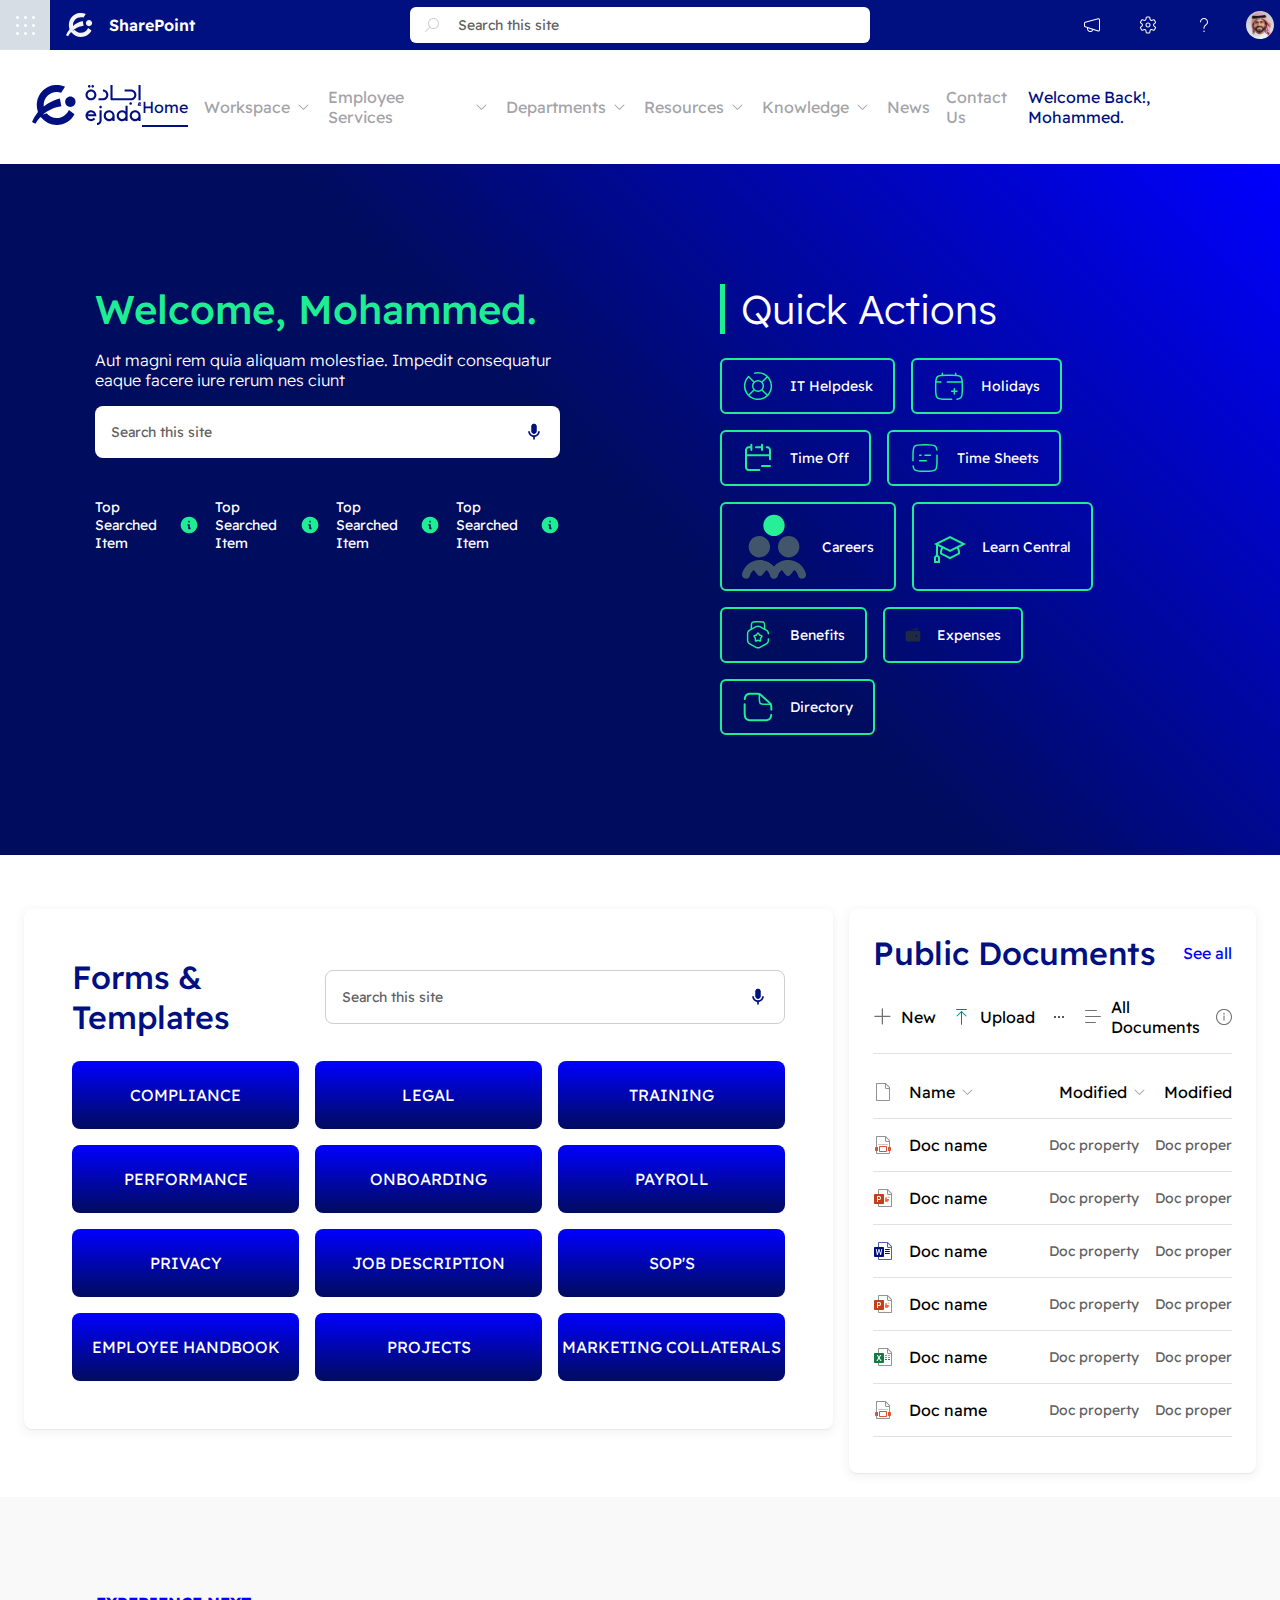
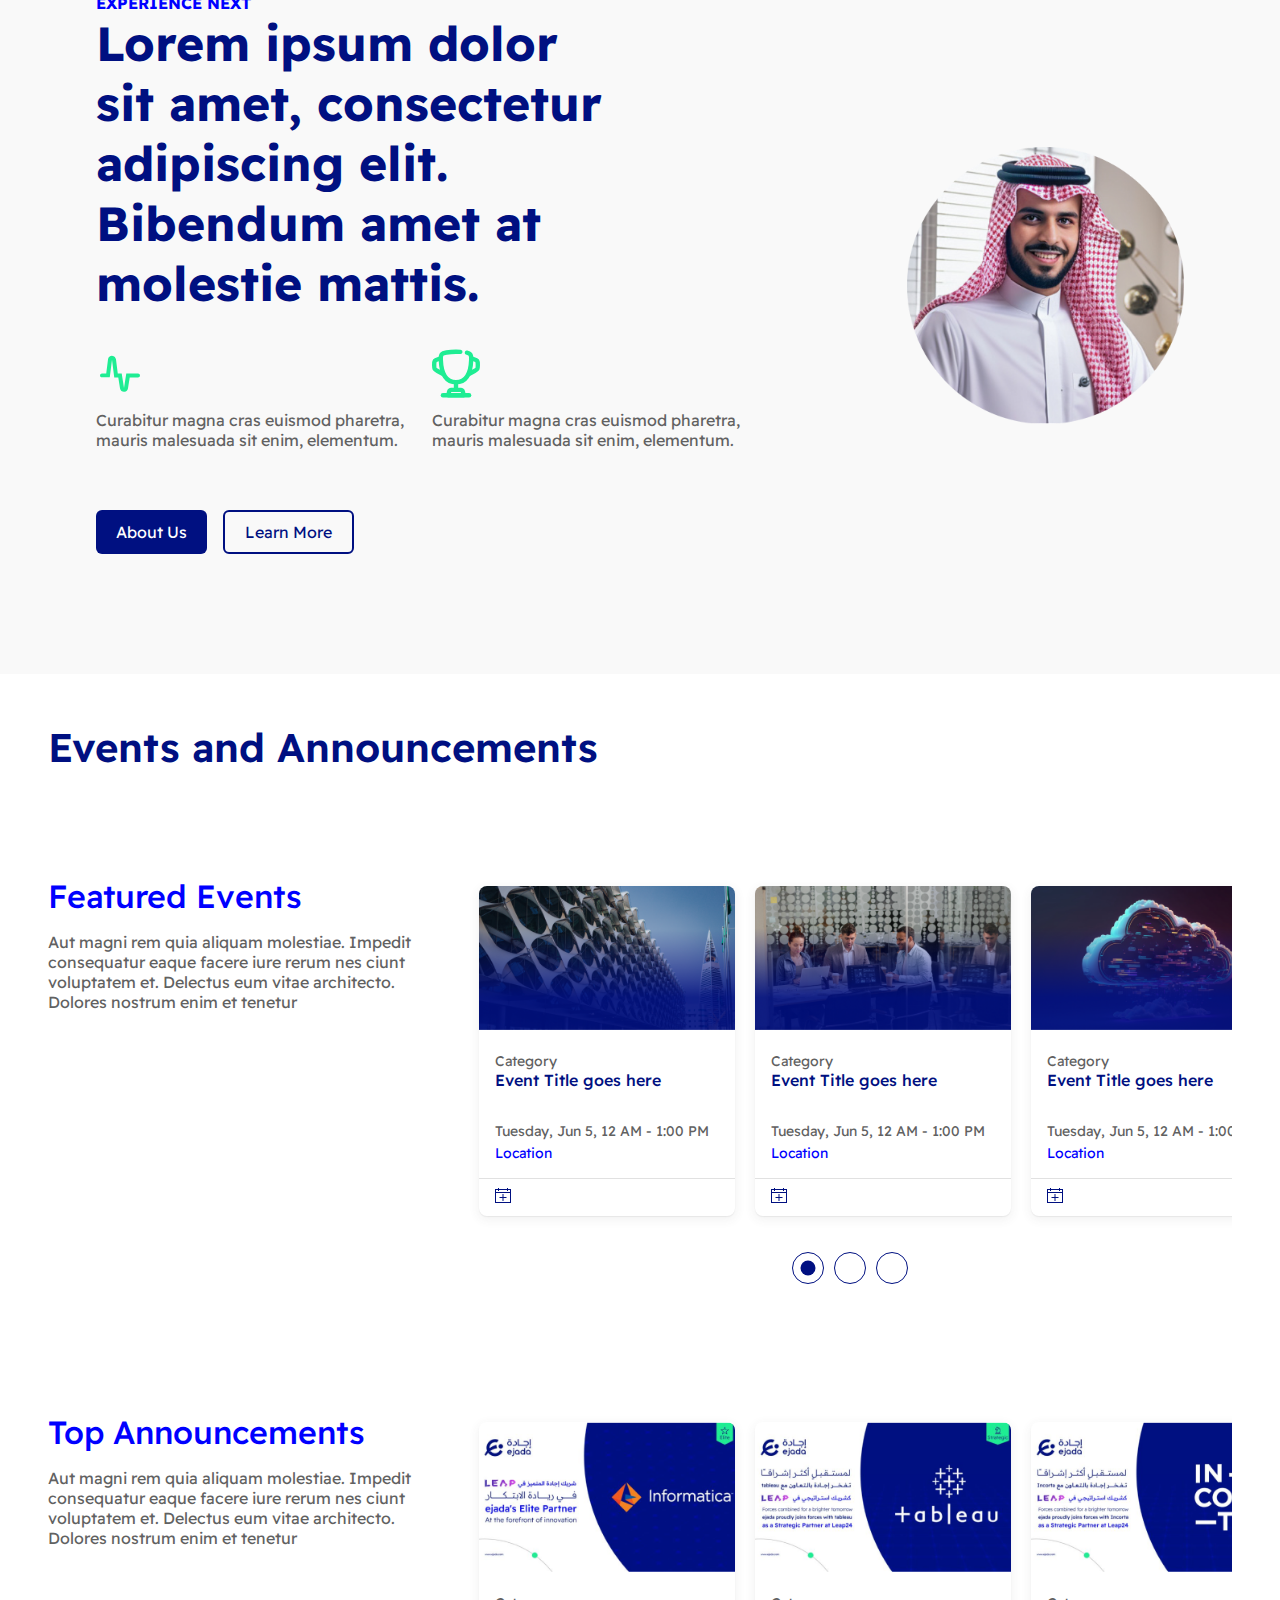
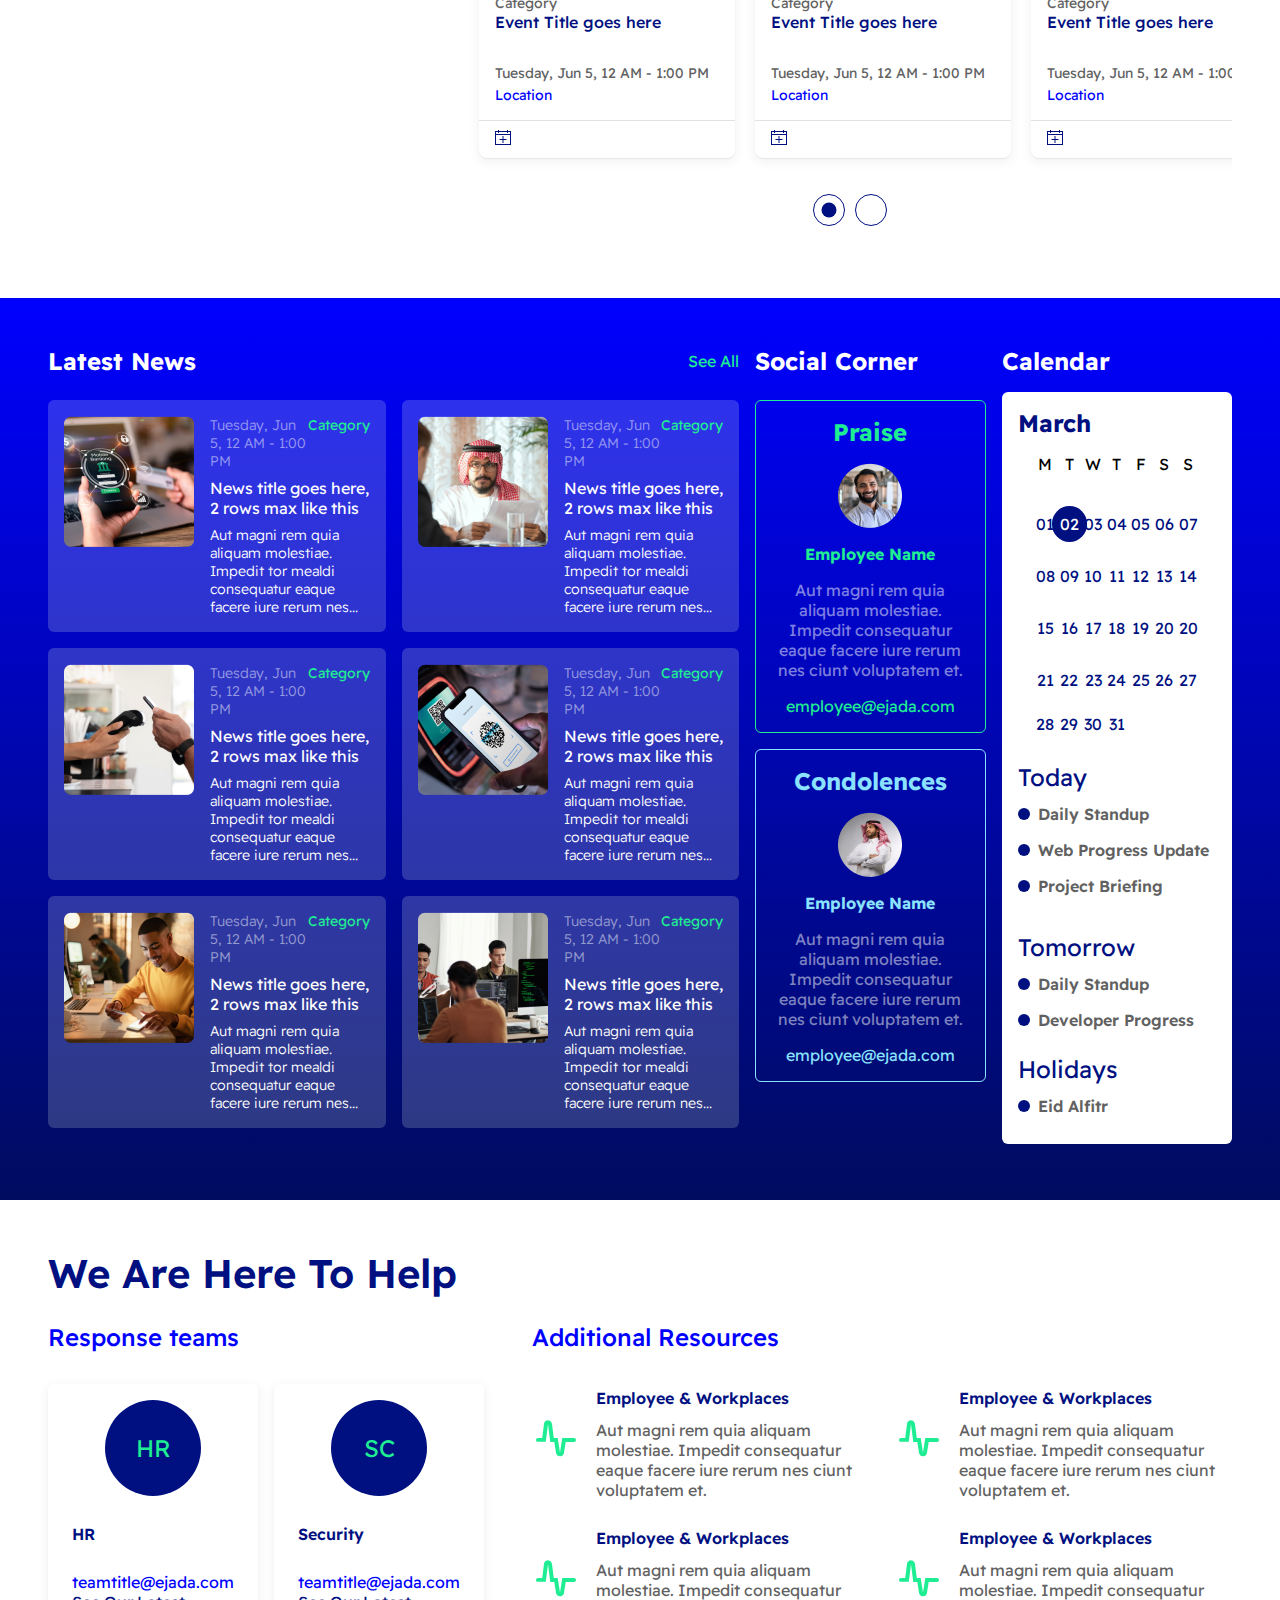
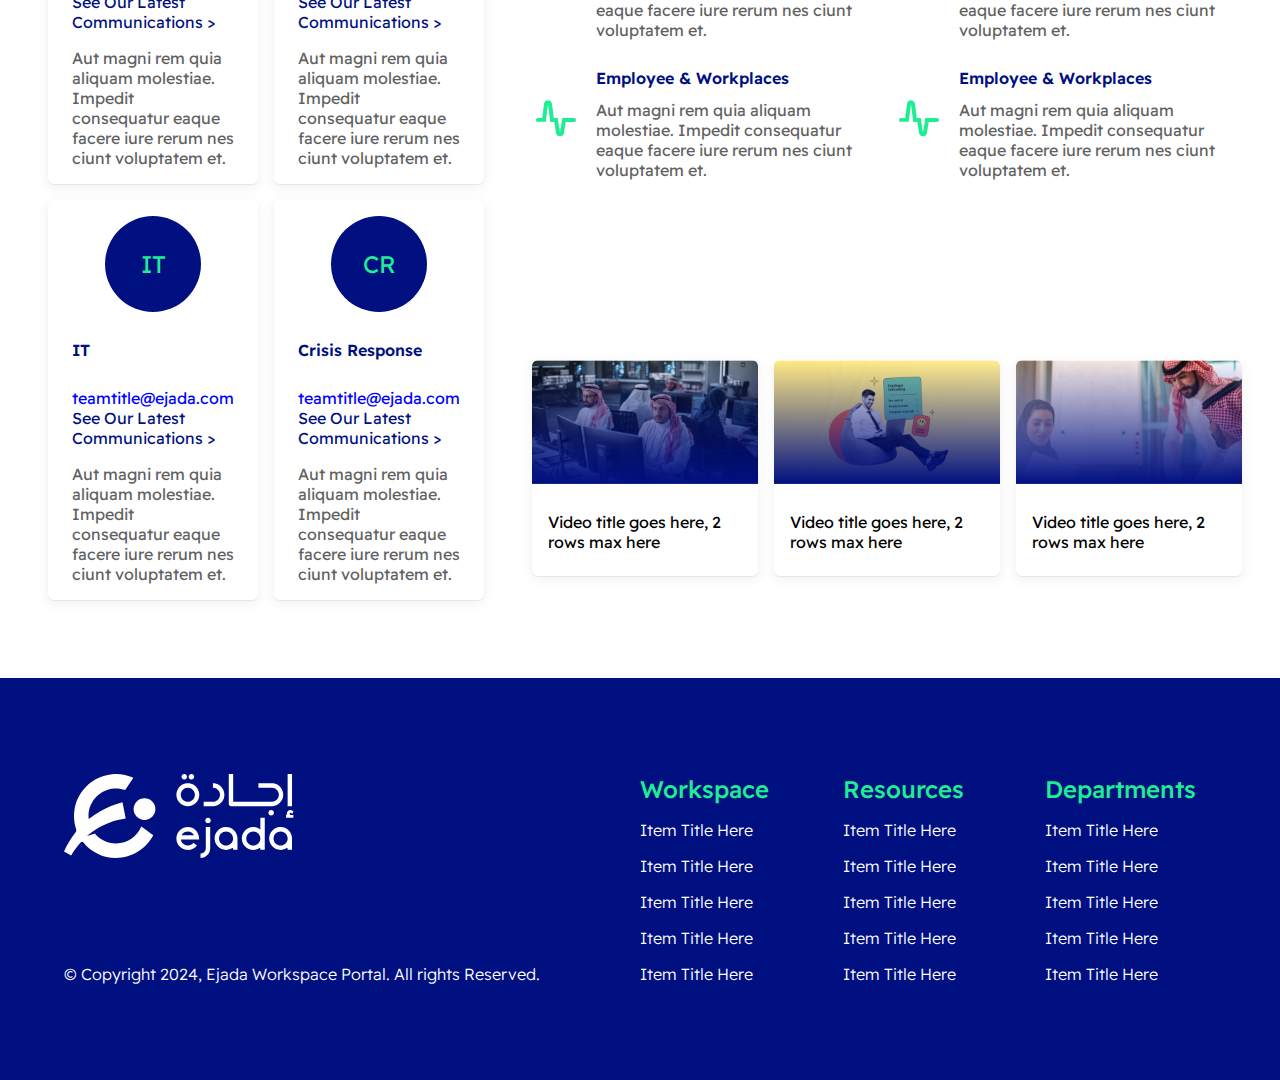
<file: index.html>
<!DOCTYPE html>
<html lang="en">
  <head>
    <meta charset="UTF-8" />
    <meta name="viewport" content="width=device-width, initial-scale=1.0" />
    <title>Ejada Workspace</title>
    <link rel="stylesheet" href="/css/global.css" />
    <link rel="stylesheet" href="./css/style.css" />
  </head>

  <body>
    <header>
      <div class="sharepoint">
        <!-- Left Controls Component -->
        <div class="component">
          <div class="waffle">
            <div class="sub-waffle">
              <span></span><span></span><span></span>
            </div>
            <div class="sub-waffle">
              <span></span><span></span><span></span>
            </div>
            <div class="sub-waffle">
              <span></span><span></span><span></span>
            </div>
          </div>
          <img src="/assets/logos/logo-white-minimal.svg" alt="minimal logo" />
          <h3 class="text-sm text-white font-semibold">SharePoint</h3>
        </div>
        <!-- Search Component -->
        <div class="component justify-center">
          <div class="search-component p-2 px-3 rounded-md">
            <img src="/assets/icons/search.svg" />
            <input type="text" placeholder="Search this site" />
          </div>
        </div>
        <!-- Right Controls Component -->
        <div class="component justify-end">
          <div class="sub-component">
            <img src="/assets/icons/megaphone.svg" />
          </div>
          <div class="sub-component">
            <img src="/assets/icons/settings.svg" />
          </div>
          <div class="sub-component">
            <img src="/assets/icons/question.svg" />
          </div>
          <div class="sub-component">
            <img src="/assets/images/persona.svg" />
          </div>
        </div>
      </div>
      <nav>
        <div class="logo">
          <img src="/assets/logos/logo-default.svg" />
        </div>
        <ul class="nav-list">
          <li class="nav-item active"><a href="#" class="nav-link">Home</a></li>
          <li class="nav-item">
            <a href="#" class="nav-link">
              Workspace
              <img src="/assets/icons/arrow.svg" />
            </a>
            <ul
              class="hide drop-down-list flex bg-primary p-4 shadow flex-col rounded-lg w-96 justify-between gap-4 absolute my-6"
            >
              <li class="text-white font-bold">Employee Services</li>
              <li><a href="#" class="text-white">Lorem ipsum </a></li>
              <li><a href="#" class="text-white">Lorem ipsum</a></li>
              <li><a href="#" class="text-white">Lorem ipsum</a></li>
              <li><a href="#" class="text-white">Lorem ipsum</a></li>
            </ul>
          </li>
          <li class="nav-item">
            <a href="#" class="nav-link">
              Employee Services
              <img src="/assets/icons/arrow.svg" />
            </a>
            <ul
              class="hide drop-down-list flex bg-primary p-4 shadow flex-col rounded-lg w-96 justify-between gap-4 absolute my-6"
            >
              <li class="text-white font-bold">Employee Services</li>
              <li><a href="#" class="text-white">Lorem ipsum </a></li>
              <li><a href="#" class="text-white">Lorem ipsum</a></li>
              <li><a href="#" class="text-white">Lorem ipsum</a></li>
              <li><a href="#" class="text-white">Lorem ipsum</a></li>
            </ul>
          </li>

          <li class="nav-item">
            <a href="#" class="nav-link">
              Departments
              <img src="/assets/icons/arrow.svg" />
            </a>
            <ul
              class="hide drop-down-list flex bg-primary p-4 shadow flex-col rounded-lg w-96 justify-between gap-4 absolute my-6"
            >
              <li class="text-white font-bold">Employee Services</li>
              <li><a href="#" class="text-white">Lorem ipsum </a></li>
              <li><a href="#" class="text-white">Lorem ipsum</a></li>
              <li><a href="#" class="text-white">Lorem ipsum</a></li>
              <li><a href="#" class="text-white">Lorem ipsum</a></li>
            </ul>
          </li>
          <li class="nav-item">
            <a href="#" class="nav-link">
              Resources
              <img src="/assets/icons/arrow.svg" />
            </a>
            <ul
              class="hide drop-down-list flex bg-primary p-4 shadow flex-col rounded-lg w-96 justify-between gap-4 absolute my-6"
            >
              <li class="text-white font-bold">Employee Services</li>
              <li><a href="#" class="text-white">Lorem ipsum </a></li>
              <li><a href="#" class="text-white">Lorem ipsum</a></li>
              <li><a href="#" class="text-white">Lorem ipsum</a></li>
              <li><a href="#" class="text-white">Lorem ipsum</a></li>
            </ul>
          </li>
          <li class="nav-item">
            <a href="#" class="nav-link">
              Knowledge
              <img src="/assets/icons/arrow.svg" />
            </a>
            <ul
              class="hide drop-down-list flex bg-primary p-4 shadow flex-col rounded-lg w-96 justify-between gap-4 absolute my-6"
            >
              <li class="text-white font-bold">Employee Services</li>
              <li><a href="#" class="text-white">Lorem ipsum </a></li>
              <li><a href="#" class="text-white">Lorem ipsum</a></li>
              <li><a href="#" class="text-white">Lorem ipsum</a></li>
              <li><a href="#" class="text-white">Lorem ipsum</a></li>
            </ul>
          </li>
          <li class="nav-item"><a href="#" class="nav-link">News</a></li>
          <li class="nav-item"><a href="#" class="nav-link">Contact Us</a></li>
        </ul>
        <div class="greetings">
          <h3 class="text-sm font-normal text-primary-dark">
            Welcome Back!, Mohammed.
          </h3>
        </div>
      </nav>
      <div class="hero-container gradient-primary">
        <div class="hero flex flex-col gap-4">
          <h1 class="text-xl text-accent font-medium">Welcome, Mohammed.</h1>
          <p class="text-white font-light text-sm">
            Aut magni rem quia aliquam molestiae. Impedit consequatur eaque
            facere iure rerum nes ciunt
          </p>
          <div class="search-component p-4 rounded-lg">
            <input type="text" placeholder="Search this site" />
            <img src="/assets/icons/microphone.svg" />
          </div>
          <div class="flex gap-4 justify-between pt-6">
            <span class="flex items-center gap-2 text-white text-xs">
              Top Searched Item
              <img src="/assets/icons/info.svg" />
            </span>
            <span class="flex items-center gap-2 text-white text-xs">
              Top Searched Item
              <img src="/assets/icons/info.svg" />
            </span>
            <span class="flex items-center gap-2 text-white text-xs">
              Top Searched Item
              <img src="/assets/icons/info.svg" />
            </span>
            <span class="flex items-center gap-2 text-white text-xs">
              Top Searched Item
              <img src="/assets/icons/info.svg" />
            </span>
          </div>
        </div>
        <div class="hero">
          <h3 class="text-xl text-white font-light quote">Quick Actions</h3>
          <div class="flex gap-4 flex-wrap pt-6">
            <button class="outlined-btn accent action-btn flex rounded-md">
              <img src="/assets/icons/help.svg" />

              <span class="flex-1 text-xs"> IT Helpdesk </span>
            </button>
            <button class="outlined-btn accent action-btn flex rounded-md">
              <img src="/assets/icons/calender.svg" />
              <span class="flex-1 text-xs"> Holidays </span>
            </button>
            <button class="outlined-btn accent action-btn flex rounded-md">
              <img src="/assets/icons/calender-minus.svg" />

              <span class="flex-1 text-xs"> Time Off </span>
            </button>
            <button class="outlined-btn accent action-btn flex rounded-md">
              <img src="/assets/icons/document.svg" />

              <span class="flex-1 text-xs"> Time Sheets </span>
            </button>
            <button class="outlined-btn accent action-btn flex rounded-md">
              <img src="/assets/icons/group.svg" />

              <span class="flex-1 text-xs"> Careers </span>
            </button>
            <button class="outlined-btn accent action-btn flex rounded-md">
              <img src="/assets/icons/graduation-hat.svg" />

              <span class="flex-1 text-xs"> Learn Central </span>
            </button>
            <button class="outlined-btn accent action-btn flex rounded-md">
              <img src="/assets/icons/medal.svg" />

              <span class="flex-1 text-xs"> Benefits </span>
            </button>
            <button class="outlined-btn accent action-btn flex rounded-md">
              <img src="/assets/icons/wallet.svg" />

              <span class="flex-1 text-xs"> Expenses </span>
            </button>
            <button class="outlined-btn accent action-btn flex rounded-md">
              <img src="/assets/icons/borken-document.svg" />

              <span class="flex-1 text-xs"> Directory </span>
            </button>
          </div>
        </div>
      </div>
    </header>
    <main>
      <div class="flex gap-4 justify-between px-6 py-6">
        <div class="shadow rounded-lg p-12 flex-basis-4 h-fit flex flex-col">
          <div class="flex gap-4 items-center justify-between">
            <h2 class="text-lg font-medium text-primary-dark">
              Forms & Templates
            </h2>
            <div class="search-component p-4 rounded-lg border border-gray-200">
              <input type="text" placeholder="Search this site" />
              <img src="/assets/icons/microphone.svg" />
            </div>
          </div>
          <div class="flex gap-4 pt-6 flex-wrap w-full">
            <div
              class="gradient-primary-0 py-6 flex-grow-1 flex-1 flex-basis-1 flex items-center justify-center text-white rounded-lg"
            >
              COMPLIANCE
            </div>
            <div
              class="gradient-primary-0 py-6 flex-grow-1 flex-1 flex-basis-1 flex items-center justify-center text-white rounded-lg"
            >
              LEGAL
            </div>
            <div
              class="gradient-primary-0 py-6 flex-grow-1 flex-1 flex-basis-1 flex items-center justify-center text-white rounded-lg"
            >
              TRAINING
            </div>
            <div
              class="gradient-primary-0 py-6 flex-grow-1 flex-1 flex-basis-1 flex items-center justify-center text-white rounded-lg"
            >
              PERFORMANCE
            </div>
            <div
              class="gradient-primary-0 py-6 flex-grow-1 flex-1 flex-basis-1 flex items-center justify-center text-white rounded-lg"
            >
              ONBOARDING
            </div>
            <div
              class="gradient-primary-0 py-6 flex-grow-1 flex-1 flex-basis-1 flex items-center justify-center text-white rounded-lg"
            >
              PAYROLL
            </div>
            <div
              class="gradient-primary-0 py-6 flex-grow-1 flex-1 flex-basis-1 flex items-center justify-center text-white rounded-lg"
            >
              PRIVACY
            </div>
            <div
              class="gradient-primary-0 py-6 flex-grow-1 flex-1 flex-basis-1 flex items-center justify-center text-white rounded-lg"
            >
              JOB DESCRIPTION
            </div>
            <div
              class="gradient-primary-0 py-6 flex-grow-1 flex-1 flex-basis-1 flex items-center justify-center text-white rounded-lg"
            >
              SOP'S
            </div>
            <div
              class="gradient-primary-0 py-6 flex-grow-1 flex-1 flex-basis-1 flex items-center justify-center text-white rounded-lg"
            >
              EMPLOYEE HANDBOOK
            </div>
            <div
              class="gradient-primary-0 py-6 flex-grow-1 flex-1 flex-basis-1 flex items-center justify-center text-white rounded-lg"
            >
              PROJECTS
            </div>
            <div
              class="gradient-primary-0 py-6 flex-grow-1 flex-1 flex-basis-1 flex items-center justify-center text-white rounded-lg"
            >
              MARKETING COLLATERALS
            </div>
          </div>
        </div>
        <div class="shadow rounded-lg px-6 flex-basis-2 py-6">
          <div class="flex items-center justify-between">
            <h1 class="text-lg font-medium text-primary-dark">
              Public Documents
            </h1>
            <span class="text-sm text-primary">See all</span>
          </div>
          <div
            class="flex justify-between gap-4 pt-6 border-b border-b-gray-100 py-4"
          >
            <div class="flex items-center gap-4">
              <div class="flex gap-2 items-center">
                <img src="/assets/icons/add.svg" />
                New
              </div>
              <div class="flex gap-2 items-center">
                <img src="/assets/icons/Upload.svg" />
                Upload
              </div>
              <div class="flex gap-2 items-center">
                <img src="/assets/icons/three-dots.svg" />
              </div>
            </div>
            <div class="flex items-center gap-4">
              <div class="flex gap-2 items-center">
                <img src="/assets/icons/list.svg" />
                All Documents
              </div>
              <div class="flex gap-2 items-center">
                <img src="/assets/icons/ms-info.svg" />
              </div>
            </div>
          </div>
          <div class="py-3 flex flex-col">
            <div class="flex justify-between border-b py-4 border-b-gray-100">
              <div class="flex items-center gap-4">
                <img src="/assets/icons/genericfile.svg" />
                <div class="flex items-center gap-1">
                  Name
                  <img src="/assets/icons/arrow.svg" />
                </div>
              </div>
              <div class="flex items-center gap-4">
                <div class="flex items-center gap-1">
                  Modified
                  <img src="/assets/icons/arrow.svg" />
                </div>
                <div>Modified</div>
              </div>
            </div>
            <div class="flex justify-between border-b border-b-gray-100 py-4">
              <div class="flex items-center gap-4">
                <img src="/assets/icons/pdf.svg" />
                <div class="flex items-center gap-1">Doc name</div>
              </div>
              <div class="flex items-center gap-4">
                <div class="text-xs text-gray">Doc property</div>
                <div class="text-xs text-gray">Doc proper</div>
              </div>
            </div>

            <div class="flex justify-between border-b border-b-gray-100 py-4">
              <div class="flex items-center gap-4">
                <img src="/assets/icons/pptx.svg" />
                <div class="flex items-center gap-1">Doc name</div>
              </div>
              <div class="flex items-center gap-4">
                <div class="text-xs text-gray">Doc property</div>
                <div class="text-xs text-gray">Doc proper</div>
              </div>
            </div>

            <div class="flex justify-between border-b border-b-gray-100 py-4">
              <div class="flex items-center gap-4">
                <img src="/assets/icons/docx.svg" />
                <div class="flex items-center gap-1">Doc name</div>
              </div>
              <div class="flex items-center gap-4">
                <div class="text-xs text-gray">Doc property</div>
                <div class="text-xs text-gray">Doc proper</div>
              </div>
            </div>

            <div class="flex justify-between border-b border-b-gray-100 py-4">
              <div class="flex items-center gap-4">
                <img src="/assets/icons/pptx.svg" />
                <div class="flex items-center gap-1">Doc name</div>
              </div>
              <div class="flex items-center gap-4">
                <div class="text-xs text-gray">Doc property</div>
                <div class="text-xs text-gray">Doc proper</div>
              </div>
            </div>

            <div class="flex justify-between border-b border-b-gray-100 py-4">
              <div class="flex items-center gap-4">
                <img src="/assets/icons/xlsx.svg" />
                <div class="flex items-center gap-1">Doc name</div>
              </div>
              <div class="flex items-center gap-4">
                <div class="text-xs text-gray">Doc property</div>
                <div class="text-xs text-gray">Doc proper</div>
              </div>
            </div>

            <div class="flex justify-between border-b border-b-gray-100 py-4">
              <div class="flex items-center gap-4">
                <img src="/assets/icons/pdf.svg" />
                <div class="flex items-center gap-1">Doc name</div>
              </div>
              <div class="flex items-center gap-4">
                <div class="text-xs text-gray">Doc property</div>
                <div class="text-xs text-gray">Doc proper</div>
              </div>
            </div>
          </div>
        </div>
      </div>
      <div class="variant-bg p-24 flex items-center gap-4">
        <div class="flex flex-col gap-3 flex-basis-2 flex-grow-even">
          <div class="w-4-5">
            <h2 class="text-primary text-sm uppercase">EXPERIENCE NEXT</h2>
            <h1 class="text-primary-dark text-2xl">
              Lorem ipsum dolor sit amet, consectetur adipiscing elit. Bibendum
              amet at molestie mattis.
            </h1>
          </div>
          <div class="flex py-6 gap-4">
            <div class="flex flex-col gap-3">
              <img class="w-12" src="/assets/icons/pulse.svg" />
              <span class="text-gray text-sm w-80"
                >Curabitur magna cras euismod pharetra, mauris malesuada sit
                enim, elementum.</span
              >
            </div>
            <div class="flex flex-col gap-3 w-80">
              <img class="w-12" src="/assets/icons/cup.svg" />
              <span class="text-gray text-sm"
                >Curabitur magna cras euismod pharetra, mauris malesuada sit
                enim, elementum.</span
              >
            </div>
          </div>
          <div class="flex gap-4 py-6">
            <button class="filled-btn rounded-md text-sm">About Us</button>
            <button class="outlined-btn rounded-md text-sm">Learn More</button>
          </div>
        </div>
        <div class="flex-basis-2 flex justify-end">
          <img class="w-2-3" src="/assets/images/picture.png" />
        </div>
      </div>
      <div class="p-12 flex flex-col">
        <h1 class="text-primary-dark text-xl font-semibold">
          Events and Announcements
        </h1>
        <div class="flex gap-8 py-full">
          <div class="px-6 py-6 flex flex-col gap-4 events-title">
            <h3 class="text-primary text-lg font-medium">Featured Events</h3>
            <p class="text-gray">
              Aut magni rem quia aliquam molestiae. Impedit consequatur eaque
              facere iure rerum nes ciunt voluptatem et. Delectus eum vitae
              architecto. Dolores nostrum enim et tenetur
            </p>
          </div>
          <!------------ cards slider  ----------------->
          <div
            class="slider-container flex flex-col gap-4 py-6"
            id="featured-slider"
          >
            <div class="card-slider flex">
              <div class="card rounded-lg shadow overflow-hidden">
                <div class="events-list-img">
                  <img src="/assets/images/event-1.png" />
                </div>
                <div class="flex flex-col justify-between p-4 gap-8">
                  <div>
                    <span class="text-xs text-gray">Category</span>
                    <h3 class="text-primary-dark text-sm font-medium">
                      Event Title goes here
                    </h3>
                  </div>
                  <div class="flex flex-col gap-1">
                    <span class="text-xs text-gray"
                      >Tuesday, Jun 5, 12 AM - 1:00 PM</span
                    >
                    <span class="text-xs text-primary">Location</span>
                  </div>
                </div>
                <div class="border-t border-t-gray-100 p-2 px-4">
                  <img src="/assets/icons/Icon.svg" alt="" />
                </div>
              </div>
              <div class="card rounded-lg shadow overflow-hidden">
                <div class="events-list-img">
                  <img src="/assets/images/event-2.png" />
                </div>
                <div class="flex flex-col justify-between p-4 gap-8">
                  <div>
                    <span class="text-xs text-gray">Category</span>
                    <h3 class="text-primary-dark text-sm font-medium">
                      Event Title goes here
                    </h3>
                  </div>
                  <div class="flex flex-col gap-1">
                    <span class="text-xs text-gray"
                      >Tuesday, Jun 5, 12 AM - 1:00 PM</span
                    >
                    <span class="text-xs text-primary">Location</span>
                  </div>
                </div>
                <div class="border-t border-t-gray-100 p-2 px-4">
                  <img src="/assets/icons/Icon.svg" alt="" />
                </div>
              </div>
              <div class="card rounded-lg shadow overflow-hidden">
                <div class="events-list-img">
                  <img src="/assets/images/event-3.png" />
                </div>
                <div class="flex flex-col justify-between p-4 gap-8">
                  <div>
                    <span class="text-xs text-gray">Category</span>
                    <h3 class="text-primary-dark text-sm font-medium">
                      Event Title goes here
                    </h3>
                  </div>
                  <div class="flex flex-col gap-1">
                    <span class="text-xs text-gray"
                      >Tuesday, Jun 5, 12 AM - 1:00 PM</span
                    >
                    <span class="text-xs text-primary">Location</span>
                  </div>
                </div>
                <div class="border-t border-t-gray-100 p-2 px-4">
                  <img src="/assets/icons/Icon.svg" alt="" />
                </div>
              </div>
              <div class="card rounded-lg shadow overflow-hidden">
                <div class="events-list-img">
                  <img src="/assets/images/event-4.png" />
                </div>
                <div class="flex flex-col justify-between p-4 gap-8">
                  <div>
                    <span class="text-xs text-gray">Category</span>
                    <h3 class="text-primary-dark text-sm font-medium">
                      Event Title goes here
                    </h3>
                  </div>
                  <div class="flex flex-col gap-1">
                    <span class="text-xs text-gray"
                      >Tuesday, Jun 5, 12 AM - 1:00 PM</span
                    >
                    <span class="text-xs text-primary">Location</span>
                  </div>
                </div>
                <div class="border-t border-t-gray-100 p-2 px-4">
                  <img src="/assets/icons/Icon.svg" alt="" />
                </div>
              </div>
              <div class="card rounded-lg shadow overflow-hidden">
                <div class="events-list-img">
                  <img src="/assets/images/event-1.png" />
                </div>
                <div class="flex flex-col justify-between p-4 gap-8">
                  <div>
                    <span class="text-xs text-gray">Category</span>
                    <h3 class="text-primary-dark text-sm font-medium">
                      Event Title goes here
                    </h3>
                  </div>
                  <div class="flex flex-col gap-1">
                    <span class="text-xs text-gray"
                      >Tuesday, Jun 5, 12 AM - 1:00 PM</span
                    >
                    <span class="text-xs text-primary">Location</span>
                  </div>
                </div>
                <div class="border-t border-t-gray-100 p-2 px-4">
                  <img src="/assets/icons/Icon.svg" alt="" />
                </div>
              </div>
              <div class="card rounded-lg shadow overflow-hidden">
                <div class="events-list-img">
                  <img src="/assets/images/event-1.png" />
                </div>
                <div class="flex flex-col justify-between p-4 gap-8">
                  <div>
                    <span class="text-xs text-gray">Category</span>
                    <h3 class="text-primary-dark text-sm font-medium">
                      Event Title goes here
                    </h3>
                  </div>
                  <div class="flex flex-col gap-1">
                    <span class="text-xs text-gray"
                      >Tuesday, Jun 5, 12 AM - 1:00 PM</span
                    >
                    <span class="text-xs text-primary">Location</span>
                  </div>
                </div>
                <div class="border-t border-t-gray-100 p-2 px-4">
                  <img src="/assets/icons/Icon.svg" alt="" />
                </div>
              </div>
              <div class="card rounded-lg shadow overflow-hidden">
                <div class="events-list-img">
                  <img src="/assets/images/event-1.png" />
                </div>
                <div class="flex flex-col justify-between p-4 gap-8">
                  <div>
                    <span class="text-xs text-gray">Category</span>
                    <h3 class="text-primary-dark text-sm font-medium">
                      Event Title goes here
                    </h3>
                  </div>
                  <div class="flex flex-col gap-1">
                    <span class="text-xs text-gray"
                      >Tuesday, Jun 5, 12 AM - 1:00 PM</span
                    >
                    <span class="text-xs text-primary">Location</span>
                  </div>
                </div>
                <div class="border-t border-t-gray-100 p-2 px-4">
                  <img src="/assets/icons/Icon.svg" alt="" />
                </div>
              </div>
            </div>
            <div class="pagination"></div>

            <!-- <div class="flex gap-2 justify-center py-6">
              <button class="rounded-full p-2 border border-primary bg-white">
                <div class="rounded-full p-2 bg-primary border-0"></div>
              </button>
              <button class="rounded-full p-2 border border-primary bg-white">
                <div class="rounded-full p-2"></div>
              </button>
              <button class="rounded-full p-2 border border-primary bg-white">
                <div class="rounded-full p-2"></div>
              </button>
              <button class="rounded-full p-2 border border-primary bg-white">
                <div class="rounded-full p-2"></div>
              </button>
            </div> -->
          </div>
        </div>
        <div class="flex gap-8">
          <div class="px-6 py-6 flex flex-col gap-4 announcements-title">
            <h3 class="text-primary text-lg font-medium">Top Announcements</h3>
            <p class="text-gray">
              Aut magni rem quia aliquam molestiae. Impedit consequatur eaque
              facere iure rerum nes ciunt voluptatem et. Delectus eum vitae
              architecto. Dolores nostrum enim et tenetur
            </p>
          </div>
          <!------------ cards slider  ----------------->
          <div
            class="slider-container flex flex-col gap-4 py-6"
            id="top-announcements-slider"
          >
            <div class="card-slider flex">
              <div class="card rounded-lg shadow overflow-hidden">
                <div class="events-list-img">
                  <img src="/assets/images/announc-1.png" />
                </div>
                <div class="flex flex-col justify-between p-4 gap-8">
                  <div>
                    <span class="text-xs text-gray">Category</span>
                    <h3 class="text-primary-dark text-sm font-medium">
                      Event Title goes here
                    </h3>
                  </div>
                  <div class="flex flex-col gap-1">
                    <span class="text-xs text-gray"
                      >Tuesday, Jun 5, 12 AM - 1:00 PM</span
                    >
                    <span class="text-xs text-primary">Location</span>
                  </div>
                </div>
                <div class="border-t border-t-gray-100 p-2 px-4">
                  <img src="/assets/icons/Icon.svg" alt="" />
                </div>
              </div>
              <div class="card rounded-lg shadow overflow-hidden">
                <div class="events-list-img">
                  <img src="/assets/images/announc-2.png" />
                </div>
                <div class="flex flex-col justify-between p-4 gap-8">
                  <div>
                    <span class="text-xs text-gray">Category</span>
                    <h3 class="text-primary-dark text-sm font-medium">
                      Event Title goes here
                    </h3>
                  </div>
                  <div class="flex flex-col gap-1">
                    <span class="text-xs text-gray"
                      >Tuesday, Jun 5, 12 AM - 1:00 PM</span
                    >
                    <span class="text-xs text-primary">Location</span>
                  </div>
                </div>
                <div class="border-t border-t-gray-100 p-2 px-4">
                  <img src="/assets/icons/Icon.svg" alt="" />
                </div>
              </div>
              <div class="card rounded-lg shadow overflow-hidden">
                <div class="events-list-img">
                  <img src="/assets/images/announc-3.png" />
                </div>
                <div class="flex flex-col justify-between p-4 gap-8">
                  <div>
                    <span class="text-xs text-gray">Category</span>
                    <h3 class="text-primary-dark text-sm font-medium">
                      Event Title goes here
                    </h3>
                  </div>
                  <div class="flex flex-col gap-1">
                    <span class="text-xs text-gray"
                      >Tuesday, Jun 5, 12 AM - 1:00 PM</span
                    >
                    <span class="text-xs text-primary">Location</span>
                  </div>
                </div>
                <div class="border-t border-t-gray-100 p-2 px-4">
                  <img src="/assets/icons/Icon.svg" alt="" />
                </div>
              </div>

              <div class="card rounded-lg shadow overflow-hidden">
                <div class="events-list-img">
                  <img src="/assets/images/announc-4.png" />
                </div>
                <div class="flex flex-col justify-between p-4 gap-8">
                  <div>
                    <span class="text-xs text-gray">Category</span>
                    <h3 class="text-primary-dark text-sm font-medium">
                      Event Title goes here
                    </h3>
                  </div>
                  <div class="flex flex-col gap-1">
                    <span class="text-xs text-gray"
                      >Tuesday, Jun 5, 12 AM - 1:00 PM</span
                    >
                    <span class="text-xs text-primary">Location</span>
                  </div>
                </div>
                <div class="border-t border-t-gray-100 p-2 px-4">
                  <img src="/assets/icons/Icon.svg" alt="" />
                </div>
              </div>
            </div>
            <div class="pagination"></div>
          </div>
        </div>
      </div>
      <div class="gradient-primary-0 p-12 flex gap-4 justify-between">
        <div class="flex-basis-3">
          <div class="flex justify-between items-center">
            <h1 class="text-white text-md">Latest News</h1>
            <span class="text-accent text-sm">See All</span>
          </div>
          <div class="flex gap-4 py-6 flex-wrap">
            <div class="latest-news-items flex gap-4">
              <div class="flex gap-4 flex-1 h-fit bg-light p-4 rounded-md">
                <div class="rounded-md">
                  <img src="/assets/images/nfram-1.png" />
                </div>
                <div class="flex flex-col gap-2 w-full">
                  <div class="flex justify-between">
                    <span class="text-xs text-light font-light">
                      Tuesday, Jun 5, 12 AM - 1:00 PM</span
                    >
                    <span class="text-xs text-accent">Category</span>
                  </div>
                  <h6 class="text-white text-sm font-normal">
                    News title goes here, 2 rows max like this
                  </h6>
                  <p class="text-white text-xs font-light">
                    Aut magni rem quia aliquam molestiae. Impedit tor mealdi
                    consequatur eaque facere iure rerum nes...
                  </p>
                </div>
              </div>
              <div class="flex gap-4 flex-1 h-fit bg-light p-4 rounded-md">
                <div class="rounded-md">
                  <img src="/assets/images/nfram-2.png" />
                </div>
                <div class="flex flex-col gap-2 w-full">
                  <div class="flex justify-between">
                    <span class="text-xs text-light font-light">
                      Tuesday, Jun 5, 12 AM - 1:00 PM</span
                    >
                    <span class="text-xs text-accent">Category</span>
                  </div>
                  <h6 class="text-white text-sm font-normal">
                    News title goes here, 2 rows max like this
                  </h6>
                  <p class="text-white text-xs font-light">
                    Aut magni rem quia aliquam molestiae. Impedit tor mealdi
                    consequatur eaque facere iure rerum nes...
                  </p>
                </div>
              </div>

              <div class="flex gap-4 flex-1 h-fit bg-light p-4 rounded-md">
                <div class="rounded-md">
                  <img src="/assets/images/nfram-3.png" />
                </div>
                <div class="flex flex-col gap-2 w-full">
                  <div class="flex justify-between">
                    <span class="text-xs text-light font-light">
                      Tuesday, Jun 5, 12 AM - 1:00 PM</span
                    >
                    <span class="text-xs text-accent">Category</span>
                  </div>
                  <h6 class="text-white text-sm font-normal">
                    News title goes here, 2 rows max like this
                  </h6>
                  <p class="text-white text-xs font-light">
                    Aut magni rem quia aliquam molestiae. Impedit tor mealdi
                    consequatur eaque facere iure rerum nes...
                  </p>
                </div>
              </div>
              <div class="flex gap-4 flex-1 h-fit bg-light p-4 rounded-md">
                <div class="rounded-md">
                  <img src="/assets/images/nfram-4.png" />
                </div>
                <div class="flex flex-col gap-2 w-full">
                  <div class="flex justify-between">
                    <span class="text-xs text-light font-light">
                      Tuesday, Jun 5, 12 AM - 1:00 PM</span
                    >
                    <span class="text-xs text-accent">Category</span>
                  </div>
                  <h6 class="text-white text-sm font-normal">
                    News title goes here, 2 rows max like this
                  </h6>
                  <p class="text-white text-xs font-light">
                    Aut magni rem quia aliquam molestiae. Impedit tor mealdi
                    consequatur eaque facere iure rerum nes...
                  </p>
                </div>
              </div>
              <div class="flex gap-4 flex-1 h-fit bg-light p-4 rounded-md">
                <div class="rounded-md">
                  <img src="/assets/images/nfram-5.png" />
                </div>
                <div class="flex flex-col gap-2 w-full">
                  <div class="flex justify-between">
                    <span class="text-xs text-light font-light">
                      Tuesday, Jun 5, 12 AM - 1:00 PM</span
                    >
                    <span class="text-xs text-accent">Category</span>
                  </div>
                  <h6 class="text-white text-sm font-normal">
                    News title goes here, 2 rows max like this
                  </h6>
                  <p class="text-white text-xs font-light">
                    Aut magni rem quia aliquam molestiae. Impedit tor mealdi
                    consequatur eaque facere iure rerum nes...
                  </p>
                </div>
              </div>

              <div class="flex gap-4 flex-1 h-fit bg-light p-4 rounded-md">
                <div class="rounded-md">
                  <img src="/assets/images/nfram-6.png" />
                </div>
                <div class="flex flex-col gap-2 w-full">
                  <div class="flex justify-between">
                    <span class="text-xs text-light font-light">
                      Tuesday, Jun 5, 12 AM - 1:00 PM</span
                    >
                    <span class="text-xs text-accent">Category</span>
                  </div>
                  <h6 class="text-white text-sm font-normal">
                    News title goes here, 2 rows max like this
                  </h6>
                  <p class="text-white text-xs font-light">
                    Aut magni rem quia aliquam molestiae. Impedit tor mealdi
                    consequatur eaque facere iure rerum nes...
                  </p>
                </div>
              </div>
            </div>
          </div>
        </div>
        <div class="flex-basis-1 flex flex-col gap-4 h-full">
          <div>
            <h1 class="text-white text-md">Social Corner</h1>
          </div>
          <div class="py-2 flex flex-col gap-4 justify-between">
            <div
              class="rounded-md border border-accent p-4 flex justify-center items-center flex-col gap-4"
            >
              <h4 class="text-accent text-md">Praise</h4>
              <img src="/assets/images/sc-1.png" />
              <h5 class="text-accent text-sm">Employee Name</h5>
              <p class="text-light text-center">
                Aut magni rem quia aliquam molestiae. Impedit consequatur eaque
                facere iure rerum nes ciunt voluptatem et.
              </p>
              <span class="text-accent">employee@ejada.com</span>
            </div>
            <div
              class="rounded-md border border-lightblue p-4 flex justify-center items-center flex-col gap-4"
            >
              <h4 class="text-lightblue text-md">Condolences</h4>
              <img src="/assets/images/sc-2.png" />
              <h5 class="text-lightblue text-sm">Employee Name</h5>
              <p class="text-light text-center">
                Aut magni rem quia aliquam molestiae. Impedit consequatur eaque
                facere iure rerum nes ciunt voluptatem et.
              </p>
              <span class="text-lightblue">employee@ejada.com</span>
            </div>
          </div>
        </div>
        <div class="flex-basis-1 flex flex-col gap-4">
          <div>
            <h1 class="text-white text-md">Calendar</h1>
          </div>
          <div class="bg-white p-4 rounded-md">
            <div>
              <div>
                <h3 class="text-primary-dark text-md">March</h3>
              </div>
              <div
                class="grid grid-cols-7 place-center justify-between py-4 px-4"
              >
                <span>M</span>
                <span>T</span>
                <span>W</span>
                <span>T</span>
                <span>F</span>
                <span>S</span>
                <span>S</span>
              </div>
              <div class="grid gap-4 px-4 grid-rows-4 w-full my-4">
                <div class="grid grid-cols-7 items-center place-center">
                  <span class="text-primary-dark">01</span>
                  <span class="bg-primary text-white rounded-full p-2">02</span>
                  <span class="text-primary-dark">03</span>
                  <span class="text-primary-dark">04</span>
                  <span class="text-primary-dark">05</span>
                  <span class="text-primary-dark">06</span>
                  <span class="text-primary-dark">07</span>
                </div>
                <div class="grid grid-cols-7 items-center place-center">
                  <span class="text-primary-dark">08</span>
                  <span class="text-primary-dark">09</span>
                  <span class="text-primary-dark">10</span>
                  <span class="text-primary-dark">11</span>
                  <span class="text-primary-dark">12</span>
                  <span class="text-primary-dark">13</span>
                  <span class="text-primary-dark">14</span>
                </div>
                <div class="grid grid-cols-7 items-center place-center">
                  <span class="text-primary-dark">15</span>
                  <span class="text-primary-dark">16</span>
                  <span class="text-primary-dark">17</span>
                  <span class="text-primary-dark">18</span>
                  <span class="text-primary-dark">19</span>
                  <span class="text-primary-dark">20</span>
                  <span class="text-primary-dark">20</span>
                </div>
                <div class="grid grid-cols-7 items-center place-center">
                  <span class="text-primary-dark">21</span>
                  <span class="text-primary-dark">22</span>
                  <span class="text-primary-dark">23</span>
                  <span class="text-primary-dark">24</span>
                  <span class="text-primary-dark">25</span>
                  <span class="text-primary-dark">26</span>
                  <span class="text-primary-dark">27</span>
                </div>
                <div class="grid grid-cols-7 items-center place-center">
                  <span class="text-primary-dark">28</span>
                  <span class="text-primary-dark">29</span>
                  <span class="text-primary-dark">30</span>
                  <span class="text-primary-dark">31</span>
                </div>
              </div>
              <div class="py-3">
                <h3 class="text-md text-primary-dark font-normal">Today</h3>
                <ul class="flex flex-col gap-4 py-3">
                  <li class="flex gap-2 items-center font-semibold text-gray">
                    <div class="rounded-full bg-primary w-3 h-3"></div>
                    Daily Standup
                  </li>
                  <li class="flex gap-2 items-center font-semibold text-gray">
                    <div class="rounded-full bg-primary w-3 h-3"></div>
                    Web Progress Update
                  </li>
                  <li class="flex gap-2 items-center font-semibold text-gray">
                    <div class="rounded-full bg-primary w-3 h-3"></div>
                    Project Briefing
                  </li>
                </ul>
              </div>
              <div class="py-3">
                <h3 class="text-md text-primary-dark font-normal">Tomorrow</h3>
                <ul class="flex flex-col gap-4 py-3">
                  <li class="flex gap-2 items-center font-semibold text-gray">
                    <div class="rounded-full bg-primary w-3 h-3"></div>
                    Daily Standup
                  </li>
                  <li class="flex gap-2 items-center font-semibold text-gray">
                    <div class="rounded-full bg-primary w-3 h-3"></div>
                    Developer Progress
                  </li>
                </ul>
              </div>
              <div>
                <h3 class="text-md text-primary-dark font-normal">Holidays</h3>
                <ul class="flex flex-col gap-4 py-3">
                  <li class="flex gap-2 items-center font-semibold text-gray">
                    <div class="rounded-full bg-primary w-3 h-3"></div>
                    Eid Alfitr
                  </li>
                </ul>
              </div>
            </div>
          </div>
        </div>
      </div>
      <div class="p-12">
        <h1 class="text-xl text-primary-dark font-semibold">
          We Are Here To Help
        </h1>
        <div class="flex gap-12">
          <div
            class="flex flex-col flex-basis-2 gap-2 response-teams-container"
          >
            <h3 class="text-primary text-md font-medium py-6">
              Response teams
            </h3>

            <div class="flex gap-4 response-teams-list">
              <div
                class="shadow py-4 px-6 flex flex-col gap-4 rounded-md flex-1"
              >
                <div class="w-full flex justify-center">
                  <div
                    class="rounded-full w-24 h-24 bg-primary flex justify-center items-center"
                  >
                    <span class="text-accent text-md">HR</span>
                  </div>
                </div>
                <h2 class="text-sm text-primary-dark font-semibold py-3">HR</h2>
                <div class="flex flex-col">
                  <span class="text-sm text-primary">teamtitle@ejada.com</span>
                  <span class="text-sm text-primary-dark"
                    >See Our Latest Communications ></span
                  >
                </div>
                <p class="text-sm text-gray w-full">
                  Aut magni rem quia aliquam molestiae. Impedit consequatur
                  eaque facere iure rerum nes ciunt voluptatem et.
                </p>
              </div>
              <div
                class="shadow py-4 px-6 flex flex-col gap-4 rounded-md flex-1"
              >
                <div class="w-full flex justify-center">
                  <div
                    class="rounded-full w-24 h-24 bg-primary flex justify-center items-center"
                  >
                    <span class="text-accent text-md">SC</span>
                  </div>
                </div>
                <h2 class="text-sm text-primary-dark font-semibold py-3">
                  Security
                </h2>
                <div class="flex flex-col">
                  <span class="text-sm text-primary">teamtitle@ejada.com</span>
                  <span class="text-sm text-primary-dark"
                    >See Our Latest Communications ></span
                  >
                </div>
                <p class="text-sm text-gray w-full">
                  Aut magni rem quia aliquam molestiae. Impedit consequatur
                  eaque facere iure rerum nes ciunt voluptatem et.
                </p>
              </div>

              <div
                class="shadow py-4 px-6 flex flex-col gap-4 rounded-md flex-1"
              >
                <div class="w-full flex justify-center">
                  <div
                    class="rounded-full w-24 h-24 bg-primary flex justify-center items-center"
                  >
                    <span class="text-accent text-md">IT</span>
                  </div>
                </div>
                <h2 class="text-sm text-primary-dark font-semibold py-3">IT</h2>
                <div class="flex flex-col">
                  <span class="text-sm text-primary">teamtitle@ejada.com</span>
                  <span class="text-sm text-primary-dark"
                    >See Our Latest Communications ></span
                  >
                </div>
                <p class="text-sm text-gray w-full">
                  Aut magni rem quia aliquam molestiae. Impedit consequatur
                  eaque facere iure rerum nes ciunt voluptatem et.
                </p>
              </div>

              <div
                class="shadow py-4 px-6 flex flex-col gap-4 rounded-md flex-1"
              >
                <div class="w-full flex justify-center">
                  <div
                    class="rounded-full w-24 h-24 bg-primary flex justify-center items-center"
                  >
                    <span class="text-accent text-md">CR</span>
                  </div>
                </div>
                <h2 class="text-sm text-primary-dark font-semibold py-3">
                  Crisis Response
                </h2>
                <div class="flex flex-col">
                  <span class="text-sm text-primary">teamtitle@ejada.com</span>
                  <span class="text-sm text-primary-dark"
                    >See Our Latest Communications ></span
                  >
                </div>
                <p class="text-sm text-gray w-full">
                  Aut magni rem quia aliquam molestiae. Impedit consequatur
                  eaque facere iure rerum nes ciunt voluptatem et.
                </p>
              </div>
            </div>
          </div>
          <div
            class="flex-basis-2 flex flex-col gap-8 additional-resourse-container"
          >
            <div class="flex-1">
              <h3 class="text-primary text-md font-medium py-6">
                Additional Resources
              </h3>
              <div class="flex flex-col gap-4">
                <div class="addditional-resources-content gap-4">
                  <div class="flex gap-4">
                    <img src="/assets/icons/pulse.svg" />
                    <div>
                      <h4 class="text-sm text-primary-dark font-semibold py-3">
                        Employee & Workplaces
                      </h4>
                      <p class="text-sm text-gray w-full">
                        Aut magni rem quia aliquam molestiae. Impedit
                        consequatur eaque facere iure rerum nes ciunt voluptatem
                        et.
                      </p>
                    </div>
                  </div>
                  <div class="flex gap-4">
                    <img src="/assets/icons/pulse.svg" />
                    <div>
                      <h4 class="text-sm text-primary-dark font-semibold py-3">
                        Employee & Workplaces
                      </h4>
                      <p class="text-sm text-gray w-full">
                        Aut magni rem quia aliquam molestiae. Impedit
                        consequatur eaque facere iure rerum nes ciunt voluptatem
                        et.
                      </p>
                    </div>
                  </div>
                  <div class="flex gap-4">
                    <img src="/assets/icons/pulse.svg" />
                    <div>
                      <h4 class="text-sm text-primary-dark font-semibold py-3">
                        Employee & Workplaces
                      </h4>
                      <p class="text-sm text-gray w-full">
                        Aut magni rem quia aliquam molestiae. Impedit
                        consequatur eaque facere iure rerum nes ciunt voluptatem
                        et.
                      </p>
                    </div>
                  </div>
                  <div class="flex gap-4">
                    <img src="/assets/icons/pulse.svg" />
                    <div>
                      <h4 class="text-sm text-primary-dark font-semibold py-3">
                        Employee & Workplaces
                      </h4>
                      <p class="text-sm text-gray w-full">
                        Aut magni rem quia aliquam molestiae. Impedit
                        consequatur eaque facere iure rerum nes ciunt voluptatem
                        et.
                      </p>
                    </div>
                  </div>
                  <div class="flex gap-4">
                    <img src="/assets/icons/pulse.svg" />
                    <div>
                      <h4 class="text-sm text-primary-dark font-semibold py-3">
                        Employee & Workplaces
                      </h4>
                      <p class="text-sm text-gray w-full">
                        Aut magni rem quia aliquam molestiae. Impedit
                        consequatur eaque facere iure rerum nes ciunt voluptatem
                        et.
                      </p>
                    </div>
                  </div>
                  <div class="flex gap-4">
                    <img src="/assets/icons/pulse.svg" />
                    <div>
                      <h4 class="text-sm text-primary-dark font-semibold py-3">
                        Employee & Workplaces
                      </h4>
                      <p class="text-sm text-gray w-full">
                        Aut magni rem quia aliquam molestiae. Impedit
                        consequatur eaque facere iure rerum nes ciunt voluptatem
                        et.
                      </p>
                    </div>
                  </div>
                </div>
              </div>
            </div>
            <div class="flex-1 flex gap-4 py-6 items-end help-videos">
              <div class="rounded-md overflow-hidden bg-white shadow">
                <img src="/assets/images/vid-1.png" />
                <div class="px-4 py-6">
                  <span>Video title goes here, 2 rows max here</span>
                </div>
              </div>
              <div class="rounded-md overflow-hidden bg-white shadow">
                <img src="/assets/images/vid-2.png" />
                <div class="px-4 py-6">
                  <span>Video title goes here, 2 rows max here</span>
                </div>
              </div>
              <div class="rounded-md overflow-hidden bg-white shadow">
                <img src="/assets/images/vid-3.png" />
                <div class="px-4 py-6">
                  <span>Video title goes here, 2 rows max here</span>
                </div>
              </div>
            </div>
          </div>
        </div>
      </div>
    </main>
    <footer>
      <div class="brand">
        <img src="/assets/logos/logo-white.svg" alt="Ejada's white logo" />
        <p class="text-sm font-light">
          © Copyright 2024, Ejada Workspace Portal. All rights Reserved.
        </p>
      </div>
      <div class="links-container">
        <div class="links">
          <h3 class="text-md font-medium text-accent">Workspace</h3>
          <ul>
            <li>
              <a href="#" class="decoration-none font-light text-sm"
                >Item Title Here</a
              >
            </li>
            <li>
              <a href="#" class="decoration-none font-light text-sm"
                >Item Title Here</a
              >
            </li>
            <li>
              <a href="#" class="decoration-none font-light text-sm"
                >Item Title Here</a
              >
            </li>
            <li>
              <a href="#" class="decoration-none font-light text-sm"
                >Item Title Here</a
              >
            </li>
            <li>
              <a href="#" class="decoration-none font-light text-sm"
                >Item Title Here</a
              >
            </li>
          </ul>
        </div>
        <div class="links">
          <h3 class="text-md font-medium text-accent">Resources</h3>
          <ul>
            <li>
              <a href="#" class="decoration-none font-light text-sm"
                >Item Title Here</a
              >
            </li>
            <li>
              <a href="#" class="decoration-none font-light text-sm"
                >Item Title Here</a
              >
            </li>
            <li>
              <a href="#" class="decoration-none font-light text-sm"
                >Item Title Here</a
              >
            </li>
            <li>
              <a href="#" class="decoration-none font-light text-sm"
                >Item Title Here</a
              >
            </li>
            <li>
              <a href="#" class="decoration-none font-light text-sm"
                >Item Title Here</a
              >
            </li>
          </ul>
        </div>
        <div class="links">
          <h3 class="text-md font-medium text-accent">Departments</h3>
          <ul>
            <li>
              <a href="#" class="decoration-none font-light text-sm"
                >Item Title Here</a
              >
            </li>
            <li>
              <a href="#" class="decoration-none font-light text-sm"
                >Item Title Here</a
              >
            </li>
            <li>
              <a href="#" class="decoration-none font-light text-sm"
                >Item Title Here</a
              >
            </li>
            <li>
              <a href="#" class="decoration-none font-light text-sm"
                >Item Title Here</a
              >
            </li>
            <li>
              <a href="#" class="decoration-none font-light text-sm"
                >Item Title Here</a
              >
            </li>
          </ul>
        </div>
      </div>
    </footer>
    <script src="https://cdn.jsdelivr.net/npm/gsap@3.12.5/dist/gsap.min.js"></script>
    <script src="https://code.jquery.com/jquery-3.7.1.min.js"></script>
    <script src="/js/index.js"></script>
    <!----------- cards slider script -------------->

    <script>
      $(document).ready(function () {
        function initializeSlider(sliderId, slidesToShow) {
          const $slider = $(sliderId);
          const $container = $slider.find(".card-slider");
          const $cards = $container.children();
          var totalSlides = $cards.length;
          var cardWidth = $cards.outerWidth(true);
          var slidesToShowWidth = cardWidth * slidesToShow;
          let currentIndex = 0;

          // Create pagination dots
          const $pagination = $slider.find(".pagination");
          for (let i = 0; i < Math.ceil(totalSlides / slidesToShow); i++) {
            $pagination.append("<button></button>");
          }
          $pagination.find("button").first().addClass("active");

          function updatePagination() {
            cardWidth = $cards.outerWidth(true);
            slidesToShowWidth = cardWidth * slidesToShow;
            $pagination
              .find("button")
              .removeClass("active")
              .eq(currentIndex)
              .addClass("active");
          }

          $pagination.find("button").click(function () {
            const index = $(this).index();
            currentIndex = index;
            $container.css(
              "transform",
              `translateX(-${currentIndex * slidesToShowWidth}px)`
            );
            updatePagination();
          });
        }

        initializeSlider("#featured-slider", 3); // 3 cards visible at a time
        initializeSlider("#top-announcements-slider", 3);
      });
    </script>
    <!-----------end cards slider script -------------->
    <!------------ start nav drop-down script ---------->
    <script>
      let navItem = document.querySelectorAll(".nav-item");
      let navItemUL = document.querySelectorAll(".drop-down-list");

      navItem.forEach((element, index) => {
        element.addEventListener("click", (e) => {
          navItemUL.forEach((ele) => {
            ele.classList.add("hide");
          });
          navItemUL[index - 1].classList.toggle("hide");
          console.log("test" + index);
        });
      });

      //   ////////// hide nav list when click outside
      window.addEventListener("click", function (e) {
        if (
          !e.target.closest(".nav-item") &&
          !e.target.closest(".drop-down-list")
        ) {
          navItemUL.forEach((ele) => {
            ele.classList.add("hide");
          });
        }
      });
    </script>
    <!---------end  nav drop-down script ---------->
  </body>
</html>
</file>
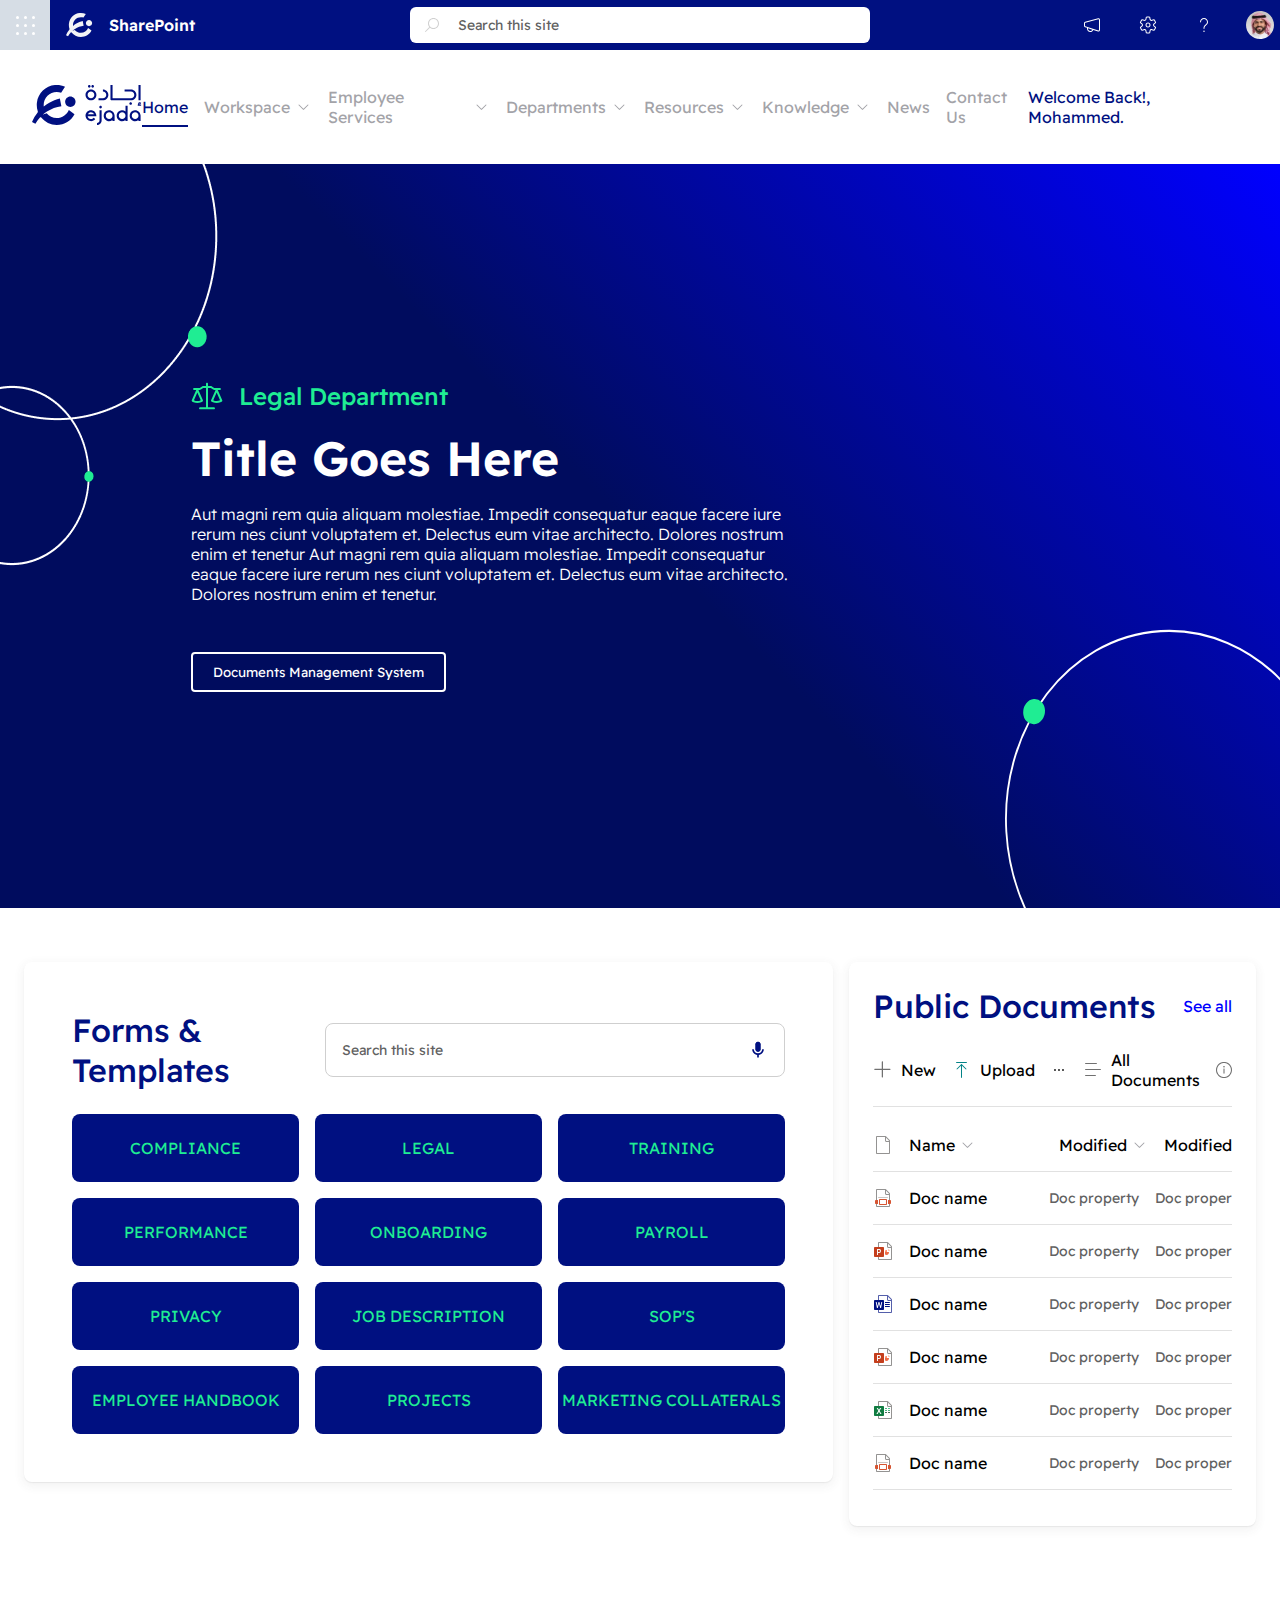
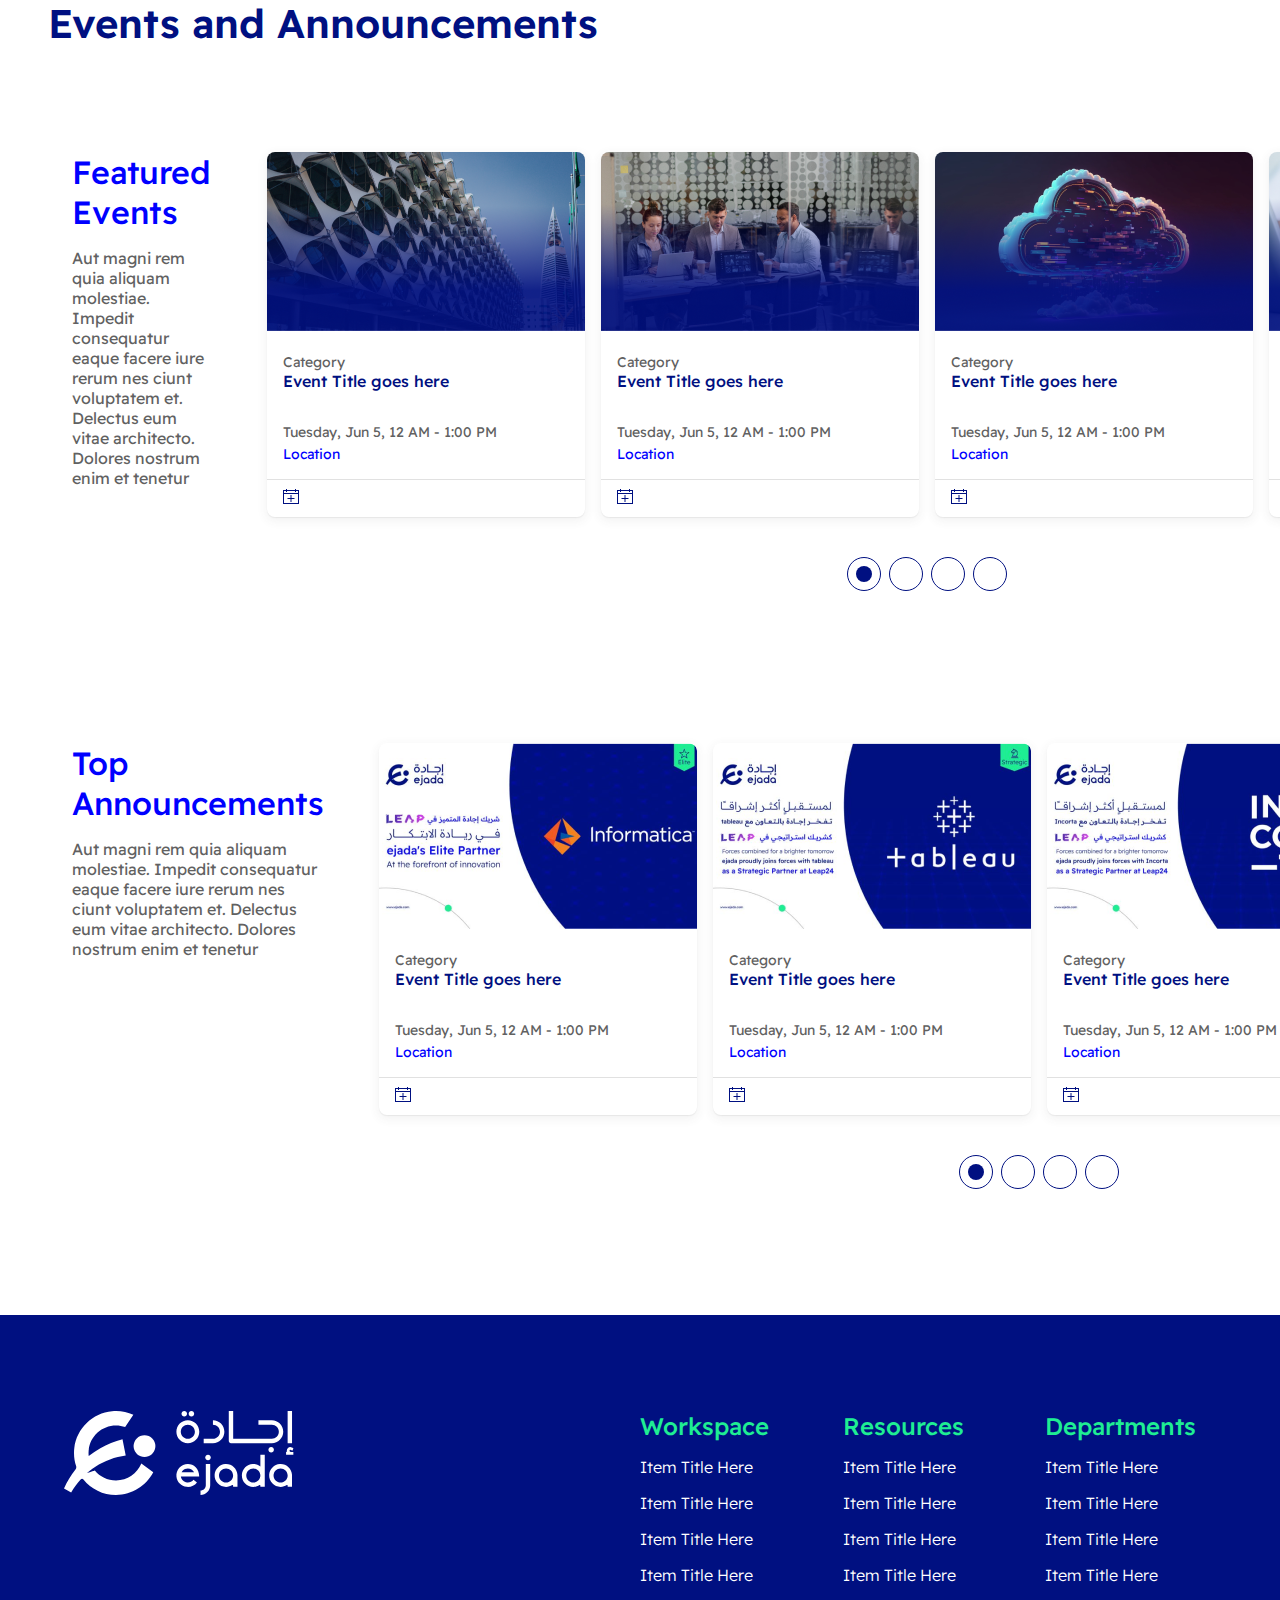
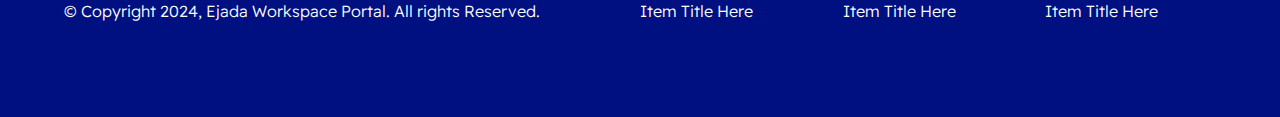
<file: views/legal_department/index.html>
<!DOCTYPE html>
<html lang="en">
  <head>
    <meta charset="UTF-8" />
    <meta name="viewport" content="width=device-width, initial-scale=1.0" />
    <title>Ejada Workspace</title>
    <link rel="stylesheet" href="../../css/style.css" />
  </head>

  <body>
    <header>
      <div class="sharepoint">
        <!-- Left Controls Component -->
        <div class="component">
          <div class="waffle">
            <div class="sub-waffle">
              <span></span><span></span><span></span>
            </div>
            <div class="sub-waffle">
              <span></span><span></span><span></span>
            </div>
            <div class="sub-waffle">
              <span></span><span></span><span></span>
            </div>
          </div>
          <img src="/assets/logos/logo-white-minimal.svg" alt="minimal logo" />
          <h3 class="text-sm text-white font-semibold">SharePoint</h3>
        </div>
        <!-- Search Component -->
        <div class="component justify-center">
          <div class="search-component p-2 px-3 rounded-md">
            <img src="/assets/icons/search.svg" />
            <input type="text" placeholder="Search this site" />
          </div>
        </div>
        <!-- Right Controls Component -->
        <div class="component justify-end">
          <div class="sub-component">
            <img src="/assets/icons/megaphone.svg" />
          </div>
          <div class="sub-component">
            <img src="/assets/icons/settings.svg" />
          </div>
          <div class="sub-component">
            <img src="/assets/icons/question.svg" />
          </div>
          <div class="sub-component">
            <img src="/assets/images/persona.svg" />
          </div>
        </div>
      </div>
      <nav>
        <div class="logo">
          <img src="/assets/logos/logo-default.svg" />
        </div>
        <ul class="nav-list">
          <li class="nav-item active"><a href="#" class="nav-link">Home</a></li>
          <li class="nav-item">
            <a href="#" class="nav-link">
              Workspace
              <img src="/assets/icons/arrow.svg" />
            </a>
          </li>
          <li class="nav-item">
            <a href="#" class="nav-link">
              Employee Services
              <img src="/assets/icons/arrow.svg" />
            </a>
          </li>
          <li class="nav-item">
            <a href="#" class="nav-link">
              Departments
              <img src="/assets/icons/arrow.svg" />
            </a>
          </li>
          <li class="nav-item">
            <a href="#" class="nav-link">
              Resources
              <img src="/assets/icons/arrow.svg" />
            </a>
          </li>
          <li class="nav-item">
            <a href="#" class="nav-link">
              Knowledge
              <img src="/assets/icons/arrow.svg" />
            </a>
          </li>
          <li class="nav-item"><a href="#" class="nav-link">News</a></li>
          <li class="nav-item"><a href="#" class="nav-link">Contact Us</a></li>
        </ul>
        <div class="greetings">
          <h3 class="text-sm font-normal text-primary-dark">
            Welcome Back!, Mohammed.
          </h3>
        </div>
      </nav>
      <div class="hero-container gradient-primary relative overflow-hidden">
        <div class="hero p-24 flex flex-col gap-12">
          <img
            src="/assets/images/rings-group.png "
            class="absolute left-0 top-0"
            style="left: -8%; top: -15%"
          />
          <div class="">
            <h5 class="text-md text-accent font-medium flex gap-4 items-center">
              <img src="/assets/icons/octicon-law-24.svg" />Legal
              Department
            </h5>
            <h2 class="py-4 text-2xl font-semibold text-white">
              Title Goes Here
            </h2>
            <p class="text-white w-2-3 font-light">
              Aut magni rem quia aliquam molestiae. Impedit consequatur eaque
              facere iure rerum nes ciunt voluptatem et. Delectus eum vitae
              architecto. Dolores nostrum enim et tenetur Aut magni rem quia
              aliquam molestiae. Impedit consequatur eaque facere iure rerum nes
              ciunt voluptatem et. Delectus eum vitae architecto. Dolores
              nostrum enim et tenetur.
            </p>
          </div>
          <button class="outlined-btn w-fit rounded white">
            Documents Management System
          </button>
          <img src="/assets/images/ring.svg" class="absolute right-0 button-0" style="right: -10%; bottom: -25%;">
        </div>
      </div>
    </header>
    <main>
      <div class="flex gap-4 justify-between px-6 py-6">
        <div class="shadow rounded-lg p-12 flex-basis-4 h-fit flex flex-col">
          <div class="flex gap-4 items-center justify-between">
            <h2 class="text-lg font-medium text-primary-dark">
              Forms & Templates
            </h2>
            <div class="search-component p-4 rounded-lg border border-gray-200">
              <input type="text" placeholder="Search this site" />
              <img src="/assets/icons/microphone.svg" />
            </div>
          </div>
          <div class="flex gap-4 pt-6 flex-wrap w-full">
            <div
              class="bg-primary py-6 flex-grow-1 flex-1 flex-basis-1 flex items-center justify-center text-accent rounded-lg"
            >
              COMPLIANCE
            </div>
            <div
              class="bg-primary py-6 flex-grow-1 flex-1 flex-basis-1 flex items-center justify-center text-accent rounded-lg"
            >
              LEGAL
            </div>
            <div
              class="bg-primary py-6 flex-grow-1 flex-1 flex-basis-1 flex items-center justify-center text-accent rounded-lg"
            >
              TRAINING
            </div>
            <div
              class="bg-primary py-6 flex-grow-1 flex-1 flex-basis-1 flex items-center justify-center text-accent rounded-lg"
            >
              PERFORMANCE
            </div>
            <div
              class="bg-primary py-6 flex-grow-1 flex-1 flex-basis-1 flex items-center justify-center text-accent rounded-lg"
            >
              ONBOARDING
            </div>
            <div
              class="bg-primary py-6 flex-grow-1 flex-1 flex-basis-1 flex items-center justify-center text-accent rounded-lg"
            >
              PAYROLL
            </div>
            <div
              class="bg-primary py-6 flex-grow-1 flex-1 flex-basis-1 flex items-center justify-center text-accent rounded-lg"
            >
              PRIVACY
            </div>
            <div
              class="bg-primary py-6 flex-grow-1 flex-1 flex-basis-1 flex items-center justify-center text-accent rounded-lg"
            >
              JOB DESCRIPTION
            </div>
            <div
              class="bg-primary py-6 flex-grow-1 flex-1 flex-basis-1 flex items-center justify-center text-accent rounded-lg"
            >
              SOP'S
            </div>
            <div
              class="bg-primary py-6 flex-grow-1 flex-1 flex-basis-1 flex items-center justify-center text-accent rounded-lg"
            >
              EMPLOYEE HANDBOOK
            </div>
            <div
              class="bg-primary py-6 flex-grow-1 flex-1 flex-basis-1 flex items-center justify-center text-accent rounded-lg"
            >
              PROJECTS
            </div>
            <div
              class="bg-primary py-6 flex-grow-1 flex-1 flex-basis-1 flex items-center justify-center text-accent rounded-lg"
            >
              MARKETING COLLATERALS
            </div>
          </div>
        </div>
        <div class="shadow rounded-lg px-6 flex-basis-2 py-6">
          <div class="flex items-center justify-between">
            <h1 class="text-lg font-medium text-primary-dark">
              Public Documents
            </h1>
            <span class="text-sm text-primary">See all</span>
          </div>
          <div
            class="flex justify-between gap-4 pt-6 border-b border-b-gray-100 py-4"
          >
            <div class="flex items-center gap-4">
              <div class="flex gap-2 items-center">
                <img src="/assets/icons/add.svg" />
                New
              </div>
              <div class="flex gap-2 items-center">
                <img src="/assets/icons/Upload.svg" />
                Upload
              </div>
              <div class="flex gap-2 items-center">
                <img src="/assets/icons/three-dots.svg" />
              </div>
            </div>
            <div class="flex items-center gap-4">
              <div class="flex gap-2 items-center">
                <img src="/assets/icons/list.svg" />
                All Documents
              </div>
              <div class="flex gap-2 items-center">
                <img src="/assets/icons/ms-info.svg" />
              </div>
            </div>
          </div>
          <div class="py-3 flex flex-col">
            <div class="flex justify-between border-b py-4 border-b-gray-100">
              <div class="flex items-center gap-4">
                <img src="/assets/icons/genericfile.svg" />
                <div class="flex items-center gap-1">
                  Name
                  <img src="/assets/icons/arrow.svg" />
                </div>
              </div>
              <div class="flex items-center gap-4">
                <div class="flex items-center gap-1">
                  Modified
                  <img src="/assets/icons/arrow.svg" />
                </div>
                <div>Modified</div>
              </div>
            </div>
            <div class="flex justify-between border-b border-b-gray-100 py-4">
              <div class="flex items-center gap-4">
                <img src="/assets/icons/pdf.svg" />
                <div class="flex items-center gap-1">Doc name</div>
              </div>
              <div class="flex items-center gap-4">
                <div class="text-xs text-gray">Doc property</div>
                <div class="text-xs text-gray">Doc proper</div>
              </div>
            </div>

            <div class="flex justify-between border-b border-b-gray-100 py-4">
              <div class="flex items-center gap-4">
                <img src="/assets/icons/pptx.svg" />
                <div class="flex items-center gap-1">Doc name</div>
              </div>
              <div class="flex items-center gap-4">
                <div class="text-xs text-gray">Doc property</div>
                <div class="text-xs text-gray">Doc proper</div>
              </div>
            </div>

            <div class="flex justify-between border-b border-b-gray-100 py-4">
              <div class="flex items-center gap-4">
                <img src="/assets/icons/docx.svg" />
                <div class="flex items-center gap-1">Doc name</div>
              </div>
              <div class="flex items-center gap-4">
                <div class="text-xs text-gray">Doc property</div>
                <div class="text-xs text-gray">Doc proper</div>
              </div>
            </div>

            <div class="flex justify-between border-b border-b-gray-100 py-4">
              <div class="flex items-center gap-4">
                <img src="/assets/icons/pptx.svg" />
                <div class="flex items-center gap-1">Doc name</div>
              </div>
              <div class="flex items-center gap-4">
                <div class="text-xs text-gray">Doc property</div>
                <div class="text-xs text-gray">Doc proper</div>
              </div>
            </div>

            <div class="flex justify-between border-b border-b-gray-100 py-4">
              <div class="flex items-center gap-4">
                <img src="/assets/icons/xlsx.svg" />
                <div class="flex items-center gap-1">Doc name</div>
              </div>
              <div class="flex items-center gap-4">
                <div class="text-xs text-gray">Doc property</div>
                <div class="text-xs text-gray">Doc proper</div>
              </div>
            </div>

            <div class="flex justify-between border-b border-b-gray-100 py-4">
              <div class="flex items-center gap-4">
                <img src="/assets/icons/pdf.svg" />
                <div class="flex items-center gap-1">Doc name</div>
              </div>
              <div class="flex items-center gap-4">
                <div class="text-xs text-gray">Doc property</div>
                <div class="text-xs text-gray">Doc proper</div>
              </div>
            </div>
          </div>
        </div>
      </div>
      <div class="p-12 flex flex-col">
        <h1 class="text-primary-dark text-xl font-semibold">
          Events and Announcements
        </h1>
        <div class="flex gap-8 py-full">
          <div class="px-6 py-6 flex flex-col gap-4">
            <h3 class="text-primary text-lg font-medium">Featured Events</h3>
            <p class="text-gray">
              Aut magni rem quia aliquam molestiae. Impedit consequatur eaque
              facere iure rerum nes ciunt voluptatem et. Delectus eum vitae
              architecto. Dolores nostrum enim et tenetur
            </p>
          </div>
          <div class="flex flex-col gap-4 py-6">
            <div class="flex gap-4">
              <div class="rounded-lg shadow overflow-hidden">
                <div>
                  <img src="/assets/images/event-1.png" />
                </div>
                <div class="flex flex-col justify-between p-4 gap-8">
                  <div>
                    <span class="text-xs text-gray">Category</span>
                    <h3 class="text-primary-dark text-sm font-medium">
                      Event Title goes here
                    </h3>
                  </div>
                  <div class="flex flex-col gap-1">
                    <span class="text-xs text-gray"
                      >Tuesday, Jun 5, 12 AM - 1:00 PM</span
                    >
                    <span class="text-xs text-primary">Location</span>
                  </div>
                </div>
                <div class="border-t border-t-gray-100 p-2 px-4">
                  <img src="/assets/icons/Icon.svg" alt="" />
                </div>
              </div>
              <div class="rounded-lg shadow overflow-hidden">
                <div>
                  <img src="/assets/images/event-2.png" />
                </div>
                <div class="flex flex-col justify-between p-4 gap-8">
                  <div>
                    <span class="text-xs text-gray">Category</span>
                    <h3 class="text-primary-dark text-sm font-medium">
                      Event Title goes here
                    </h3>
                  </div>
                  <div class="flex flex-col gap-1">
                    <span class="text-xs text-gray"
                      >Tuesday, Jun 5, 12 AM - 1:00 PM</span
                    >
                    <span class="text-xs text-primary">Location</span>
                  </div>
                </div>
                <div class="border-t border-t-gray-100 p-2 px-4">
                  <img src="/assets/icons/Icon.svg" alt="" />
                </div>
              </div>
              <div class="rounded-lg shadow overflow-hidden">
                <div>
                  <img src="/assets/images/event-3.png" />
                </div>
                <div class="flex flex-col justify-between p-4 gap-8">
                  <div>
                    <span class="text-xs text-gray">Category</span>
                    <h3 class="text-primary-dark text-sm font-medium">
                      Event Title goes here
                    </h3>
                  </div>
                  <div class="flex flex-col gap-1">
                    <span class="text-xs text-gray"
                      >Tuesday, Jun 5, 12 AM - 1:00 PM</span
                    >
                    <span class="text-xs text-primary">Location</span>
                  </div>
                </div>
                <div class="border-t border-t-gray-100 p-2 px-4">
                  <img src="/assets/icons/Icon.svg" alt="" />
                </div>
              </div>
              <div class="rounded-lg shadow overflow-hidden">
                <div>
                  <img src="/assets/images/event-4.png" />
                </div>
                <div class="flex flex-col justify-between p-4 gap-8">
                  <div>
                    <span class="text-xs text-gray">Category</span>
                    <h3 class="text-primary-dark text-sm font-medium">
                      Event Title goes here
                    </h3>
                  </div>
                  <div class="flex flex-col gap-1">
                    <span class="text-xs text-gray"
                      >Tuesday, Jun 5, 12 AM - 1:00 PM</span
                    >
                    <span class="text-xs text-primary">Location</span>
                  </div>
                </div>
                <div class="border-t border-t-gray-100 p-2 px-4">
                  <img src="/assets/icons/Icon.svg" alt="" />
                </div>
              </div>
            </div>
            <div class="flex gap-2 justify-center py-6">
              <button class="rounded-full p-2 border border-primary bg-white">
                <div class="rounded-full p-2 bg-primary border-0"></div>
              </button>
              <button class="rounded-full p-2 border border-primary bg-white">
                <div class="rounded-full p-2"></div>
              </button>
              <button class="rounded-full p-2 border border-primary bg-white">
                <div class="rounded-full p-2"></div>
              </button>
              <button class="rounded-full p-2 border border-primary bg-white">
                <div class="rounded-full p-2"></div>
              </button>
            </div>
          </div>
        </div>
        <div class="flex gap-8">
          <div class="px-6 py-6 flex flex-col gap-4">
            <h3 class="text-primary text-lg font-medium">Top Announcements</h3>
            <p class="text-gray">
              Aut magni rem quia aliquam molestiae. Impedit consequatur eaque
              facere iure rerum nes ciunt voluptatem et. Delectus eum vitae
              architecto. Dolores nostrum enim et tenetur
            </p>
          </div>
          <div class="flex flex-col gap-4 py-6">
            <div class="flex gap-4">
              <div class="rounded-lg shadow overflow-hidden">
                <div>
                  <img src="/assets/images/announc-1.png" />
                </div>
                <div class="flex flex-col justify-between p-4 gap-8">
                  <div>
                    <span class="text-xs text-gray">Category</span>
                    <h3 class="text-primary-dark text-sm font-medium">
                      Event Title goes here
                    </h3>
                  </div>
                  <div class="flex flex-col gap-1">
                    <span class="text-xs text-gray"
                      >Tuesday, Jun 5, 12 AM - 1:00 PM</span
                    >
                    <span class="text-xs text-primary">Location</span>
                  </div>
                </div>
                <div class="border-t border-t-gray-100 p-2 px-4">
                  <img src="/assets/icons/Icon.svg" alt="" />
                </div>
              </div>
              <div class="rounded-lg shadow overflow-hidden">
                <div>
                  <img src="/assets/images/announc-2.png" />
                </div>
                <div class="flex flex-col justify-between p-4 gap-8">
                  <div>
                    <span class="text-xs text-gray">Category</span>
                    <h3 class="text-primary-dark text-sm font-medium">
                      Event Title goes here
                    </h3>
                  </div>
                  <div class="flex flex-col gap-1">
                    <span class="text-xs text-gray"
                      >Tuesday, Jun 5, 12 AM - 1:00 PM</span
                    >
                    <span class="text-xs text-primary">Location</span>
                  </div>
                </div>
                <div class="border-t border-t-gray-100 p-2 px-4">
                  <img src="/assets/icons/Icon.svg" alt="" />
                </div>
              </div>
              <div class="rounded-lg shadow overflow-hidden">
                <div>
                  <img src="/assets/images/announc-3.png" />
                </div>
                <div class="flex flex-col justify-between p-4 gap-8">
                  <div>
                    <span class="text-xs text-gray">Category</span>
                    <h3 class="text-primary-dark text-sm font-medium">
                      Event Title goes here
                    </h3>
                  </div>
                  <div class="flex flex-col gap-1">
                    <span class="text-xs text-gray"
                      >Tuesday, Jun 5, 12 AM - 1:00 PM</span
                    >
                    <span class="text-xs text-primary">Location</span>
                  </div>
                </div>
                <div class="border-t border-t-gray-100 p-2 px-4">
                  <img src="/assets/icons/Icon.svg" alt="" />
                </div>
              </div>
              <div class="rounded-lg shadow overflow-hidden">
                <div>
                  <img src="/assets/images/announc-4.png" />
                </div>
                <div class="flex flex-col justify-between p-4 gap-8">
                  <div>
                    <span class="text-xs text-gray">Category</span>
                    <h3 class="text-primary-dark text-sm font-medium">
                      Event Title goes here
                    </h3>
                  </div>
                  <div class="flex flex-col gap-1">
                    <span class="text-xs text-gray"
                      >Tuesday, Jun 5, 12 AM - 1:00 PM</span
                    >
                    <span class="text-xs text-primary">Location</span>
                  </div>
                </div>
                <div class="border-t border-t-gray-100 p-2 px-4">
                  <img src="/assets/icons/Icon.svg" alt="" />
                </div>
              </div>
            </div>
            <div class="flex gap-2 justify-center py-6">
              <button class="rounded-full p-2 border border-primary bg-white">
                <div class="rounded-full p-2 bg-primary border-0"></div>
              </button>
              <button class="rounded-full p-2 border border-primary bg-white">
                <div class="rounded-full p-2"></div>
              </button>
              <button class="rounded-full p-2 border border-primary bg-white">
                <div class="rounded-full p-2"></div>
              </button>
              <button class="rounded-full p-2 border border-primary bg-white">
                <div class="rounded-full p-2"></div>
              </button>
            </div>
          </div>
        </div>
      </div>
    </main>
    <footer>
      <div class="brand">
        <img src="/assets/logos/logo-white.svg" alt="Ejada's white logo" />
        <p class="text-sm font-light">
          © Copyright 2024, Ejada Workspace Portal. All rights Reserved.
        </p>
      </div>
      <div class="links-container">
        <div class="links">
          <h3 class="text-md font-medium text-accent">Workspace</h3>
          <ul>
            <li>
              <a href="#" class="decoration-none font-light text-sm"
                >Item Title Here</a
              >
            </li>
            <li>
              <a href="#" class="decoration-none font-light text-sm"
                >Item Title Here</a
              >
            </li>
            <li>
              <a href="#" class="decoration-none font-light text-sm"
                >Item Title Here</a
              >
            </li>
            <li>
              <a href="#" class="decoration-none font-light text-sm"
                >Item Title Here</a
              >
            </li>
            <li>
              <a href="#" class="decoration-none font-light text-sm"
                >Item Title Here</a
              >
            </li>
          </ul>
        </div>
        <div class="links">
          <h3 class="text-md font-medium text-accent">Resources</h3>
          <ul>
            <li>
              <a href="#" class="decoration-none font-light text-sm"
                >Item Title Here</a
              >
            </li>
            <li>
              <a href="#" class="decoration-none font-light text-sm"
                >Item Title Here</a
              >
            </li>
            <li>
              <a href="#" class="decoration-none font-light text-sm"
                >Item Title Here</a
              >
            </li>
            <li>
              <a href="#" class="decoration-none font-light text-sm"
                >Item Title Here</a
              >
            </li>
            <li>
              <a href="#" class="decoration-none font-light text-sm"
                >Item Title Here</a
              >
            </li>
          </ul>
        </div>
        <div class="links">
          <h3 class="text-md font-medium text-accent">Departments</h3>
          <ul>
            <li>
              <a href="#" class="decoration-none font-light text-sm"
                >Item Title Here</a
              >
            </li>
            <li>
              <a href="#" class="decoration-none font-light text-sm"
                >Item Title Here</a
              >
            </li>
            <li>
              <a href="#" class="decoration-none font-light text-sm"
                >Item Title Here</a
              >
            </li>
            <li>
              <a href="#" class="decoration-none font-light text-sm"
                >Item Title Here</a
              >
            </li>
            <li>
              <a href="#" class="decoration-none font-light text-sm"
                >Item Title Here</a
              >
            </li>
          </ul>
        </div>
      </div>
    </footer>
    <script src="https://cdn.jsdelivr.net/npm/gsap@3.12.5/dist/gsap.min.js"></script>
    <script src="https://code.jquery.com/jquery-3.7.1.min.js"></script>
    <script src="/js/index.js"></script>
  </body>
</html>
</file>
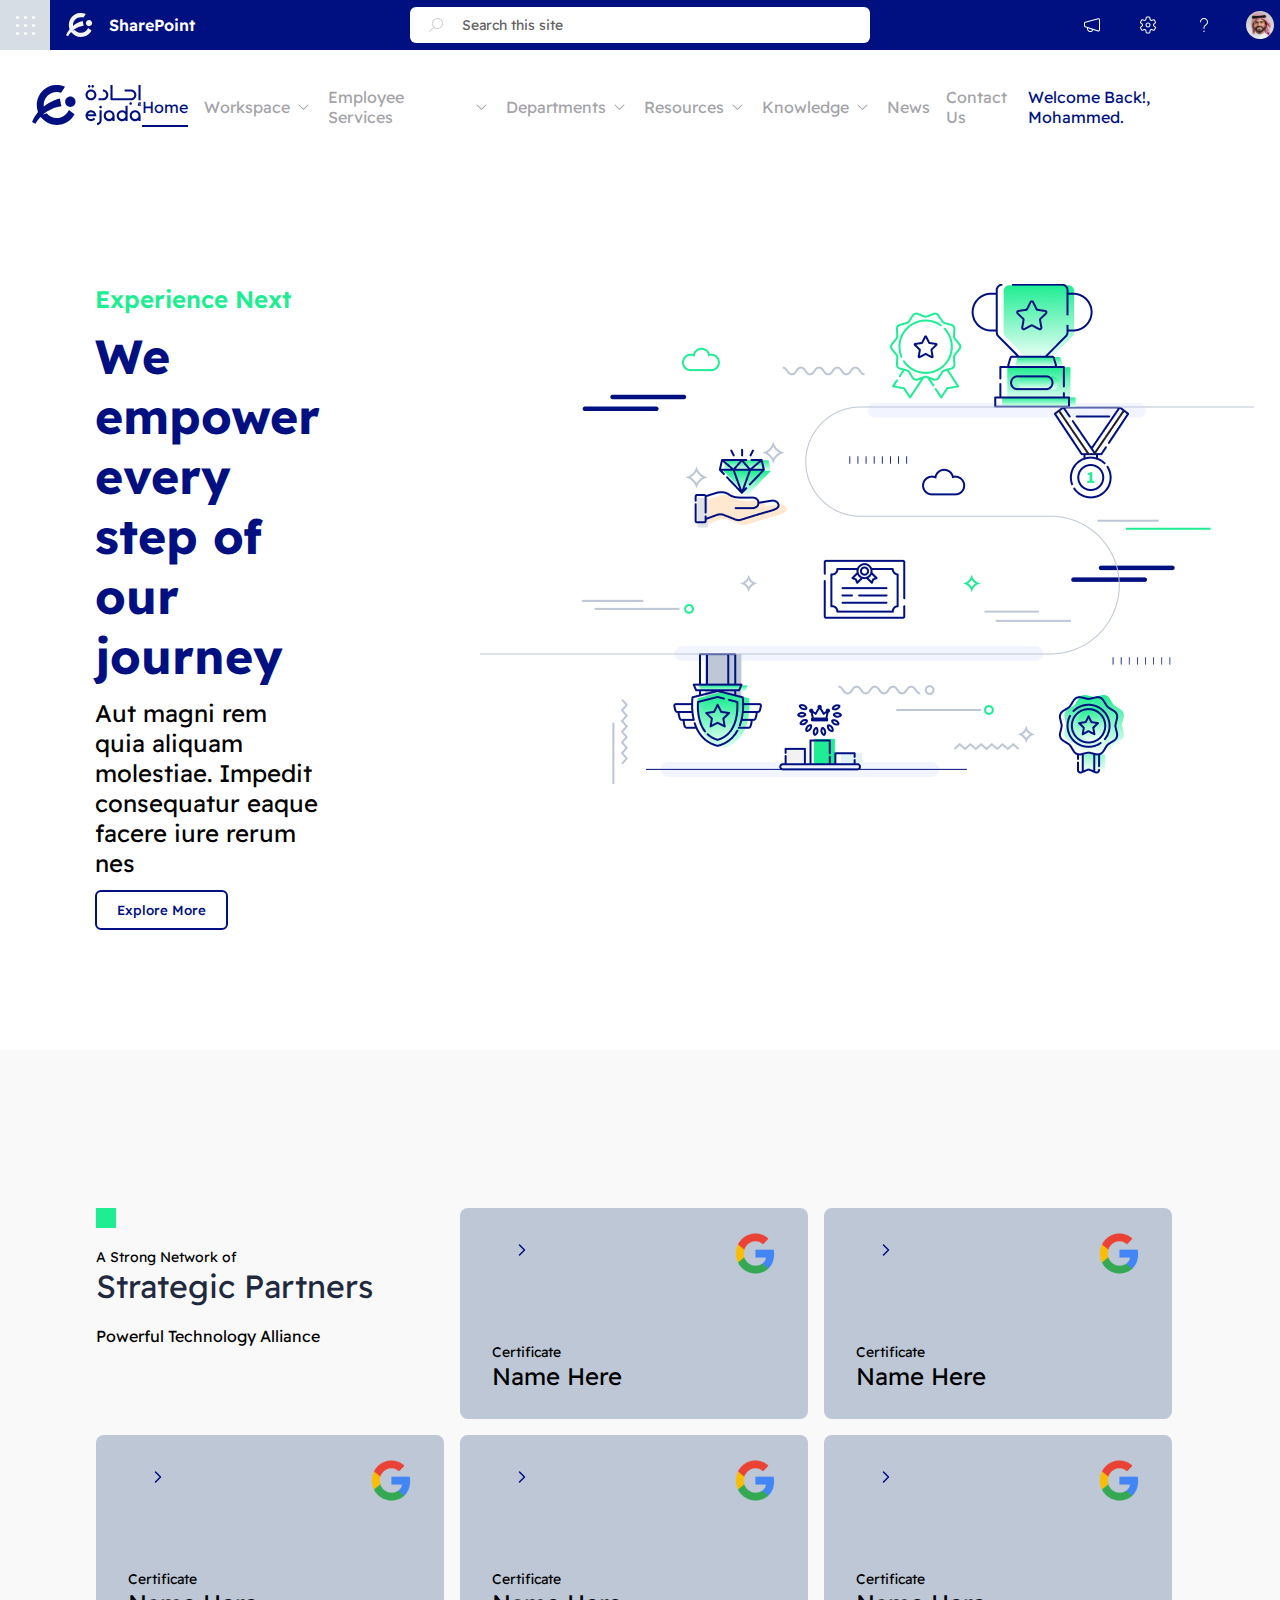
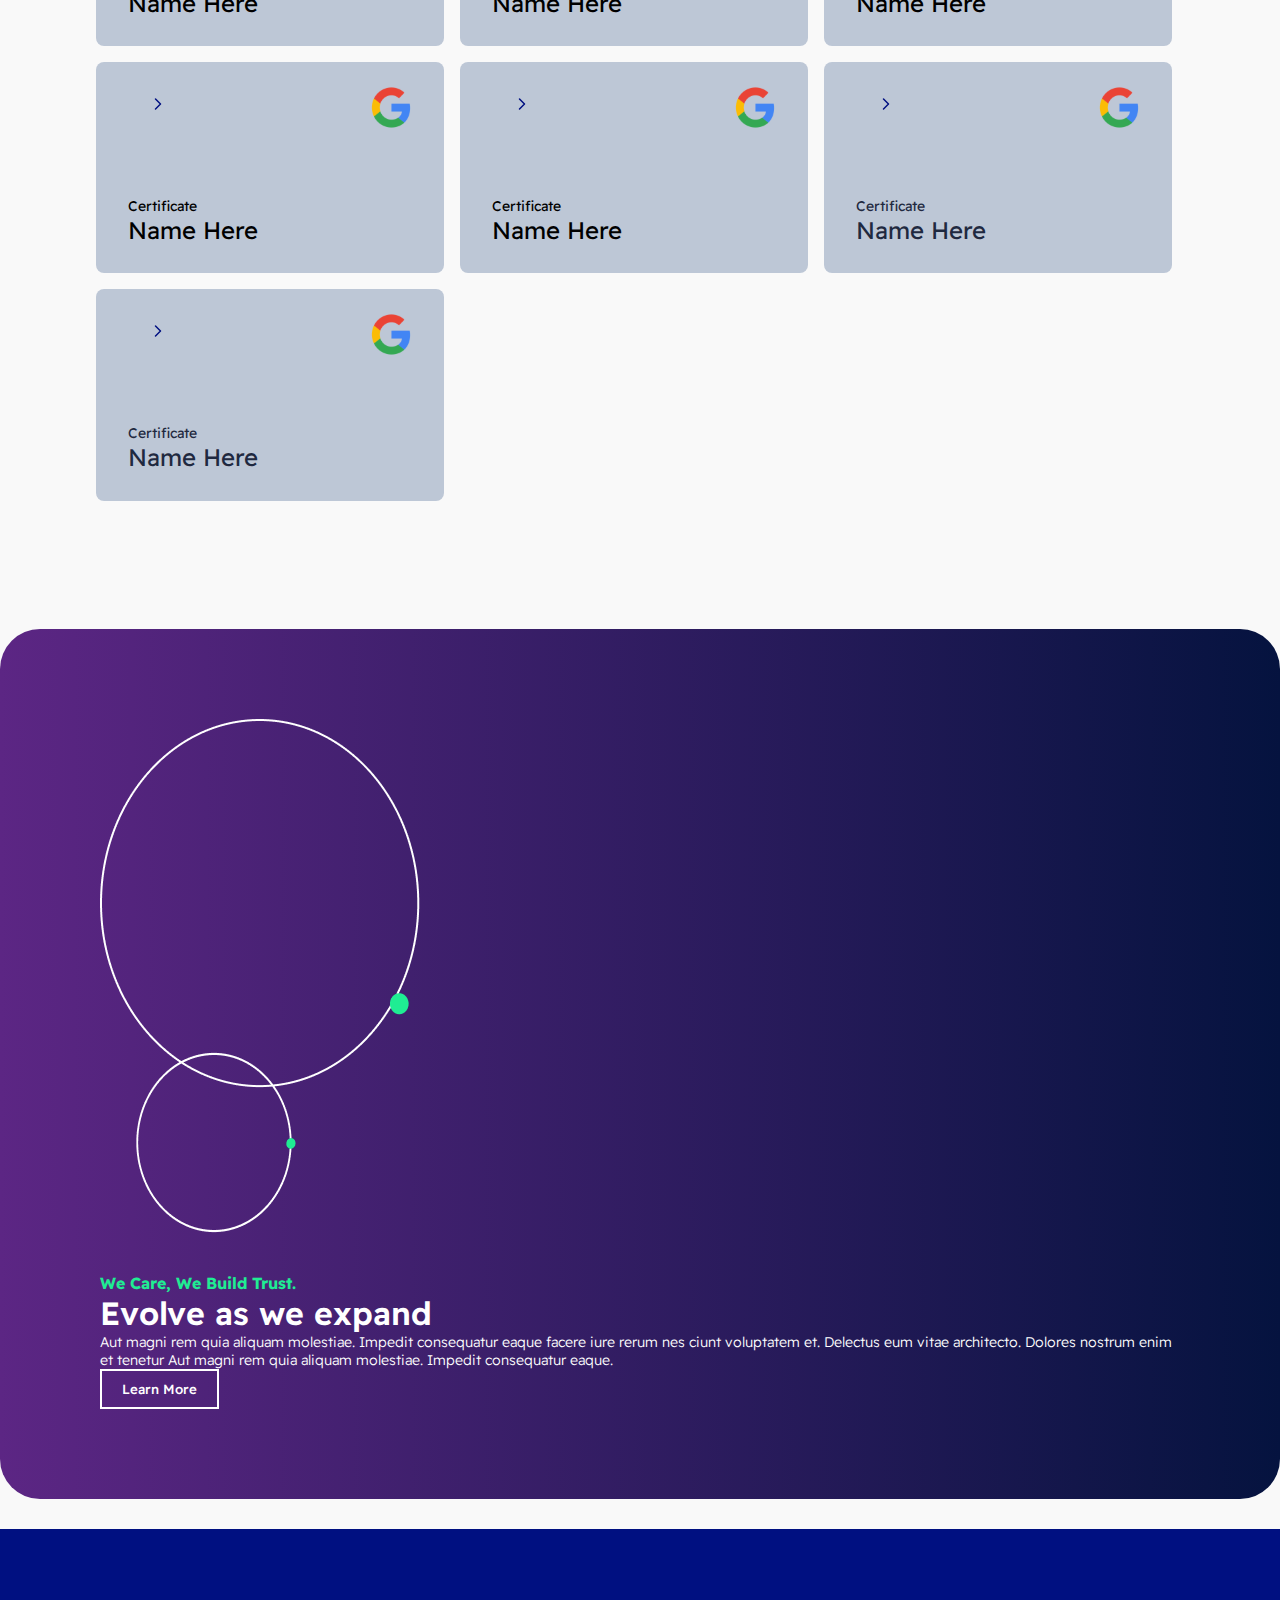
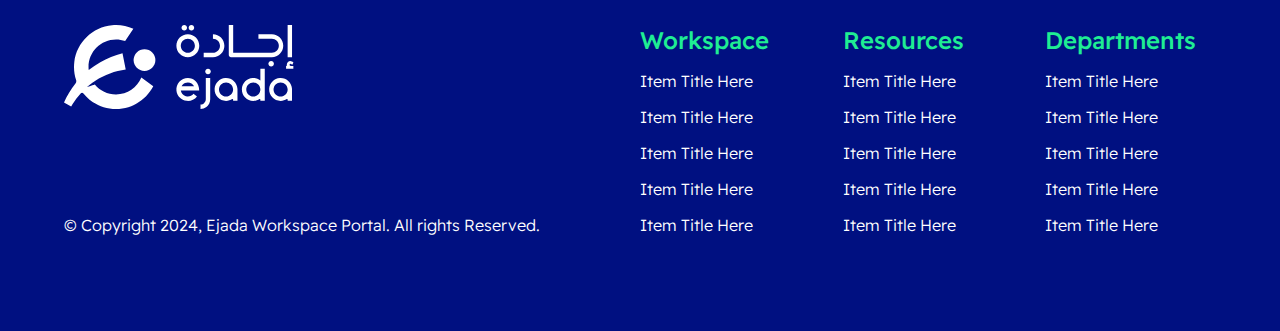
<file: certificates.html>
<!DOCTYPE html>
<html lang="en">
  <head>
    <meta charset="UTF-8" />
    <meta name="viewport" content="width=device-width, initial-scale=1.0" />
    <title>Workspace / Partners</title>
    <link rel="stylesheet" href="./css/style.css" />
  </head>
  <body>
    <header>
      <div class="sharepoint">
        <!-- Left Controls Component -->
        <div class="component">
          <div class="waffle">
            <div class="sub-waffle">
              <span></span><span></span><span></span>
            </div>
            <div class="sub-waffle">
              <span></span><span></span><span></span>
            </div>
            <div class="sub-waffle">
              <span></span><span></span><span></span>
            </div>
          </div>
          <img src="/assets/logos/logo-white-minimal.svg" alt="minimal logo" />
          <h3 class="text-sm text-white font-semibold">SharePoint</h3>
        </div>
        <!-- Search Component -->
        <div class="component justify-center">
          <div class="search-component px-4 py-2 rounded-md">
            <img src="./assets/icons/search.svg" alt="search icon" />
            <input type="text" placeholder="Search this site" />
          </div>
        </div>
        <!-- Right Controls Component -->
        <div class="component justify-end">
          <div class="sub-component">
            <img src="/assets/icons/megaphone.svg" />
          </div>
          <div class="sub-component">
            <img src="/assets/icons/settings.svg" />
          </div>
          <div class="sub-component">
            <img src="/assets/icons/question.svg" />
          </div>
          <div class="sub-component">
            <img src="/assets/images/persona.svg" />
          </div>
        </div>
      </div>
      <nav>
        <div class="logo">
          <img src="/assets/logos/logo-default.svg" />
        </div>
        <ul class="nav-list">
          <li class="nav-item active"><a href="#" class="nav-link">Home</a></li>
          <li class="nav-item">
            <a href="#" class="nav-link">
              Workspace
              <img src="/assets/icons/arrow.svg" />
            </a>
          </li>
          <li class="nav-item">
            <a href="#" class="nav-link">
              Employee Services
              <img src="/assets/icons/arrow.svg" />
            </a>
          </li>
          <li class="nav-item">
            <a href="#" class="nav-link">
              Departments
              <img src="/assets/icons/arrow.svg" />
            </a>
          </li>
          <li class="nav-item">
            <a href="#" class="nav-link">
              Resources
              <img src="/assets/icons/arrow.svg" />
            </a>
          </li>
          <li class="nav-item">
            <a href="#" class="nav-link">
              Knowledge
              <img src="/assets/icons/arrow.svg" />
            </a>
          </li>
          <li class="nav-item"><a href="#" class="nav-link">News</a></li>
          <li class="nav-item"><a href="#" class="nav-link">Contact Us</a></li>
        </ul>
        <div class="greetings">
          <h3 class="text-sm font-normal text-primary-dark">
            Welcome Back!, Mohammed.
          </h3>
        </div>
      </nav>
      <div class="hero-container">
        <div class="hero flex flex-col gap-3">
          <h3 class="text-md text-accent font-semibold">Experience Next</h3>
          <h1 class="text-2xl text-primary-dark font-bold">
            We empower every <br />
            step of our journey
          </h1>
          <p class="text-md">
            Aut magni rem quia aliquam molestiae. Impedit consequatur eaque
            facere iure rerum nes
          </p>
          <button class="outlined-btn max-w-max font-medium rounded-md">
            Explore More
          </button>
        </div>
        <div class="hero">
          <img
            src="/assets/images/awards.png"
            alt="A illustration shows awards"
          />
        </div>
      </div>
    </header>
    <main class="variant-bg">
      <div class="certificates-partners">
        <div class="description">
          <div class="circle-xs bg-accent"></div>
          <br />
          <p class="text-xs">A Strong Network of</p>
          <h3 class="text-lg font-normal text-slate">Strategic Partners</h3>
          <br />
          <p>Powerful Technology Alliance</p>
        </div>
        <div class="certificate-wrapper">
          <div class="certificate">
            <div class="show-certificate-content">
              <div class="show-certificate pt-2 px-5">
                <img src="/assets/icons/arrow-dark.svg" class="slide-arrow" />
              </div>
              <div class="certificate-info">
                <h6 class="text-xs font-normal">Certificate</h6>
                <h3 class="text-md font-normal">Name Here</h3>
              </div>
            </div>
            <img src="/assets/logos/google.svg" alt="google logo" />
          </div>
          <div class="certificate badge">
            <div class="content">
              <div class="show-certificate pt-2 px-5">
                <img src="/assets/icons/arrow-accent.svg" class="slide-arrow" />
              </div>
              <div class="certificate-info">
                <h6 class="text-md font-normal text-white">Certificate Name</h6>
                <h3 class="text-xs font-light text-white">
                  <p>Short description</p>
                  <p>two rows</p>
                </h3>
              </div>
            </div>
            <div class="image-container">
              <img
                src="/assets/images/certificate-badge.svg"
                alt="certificate badge"
              />
            </div>
          </div>
        </div>
        <div class="certificate-wrapper">
          <div class="certificate">
            <div class="show-certificate-content">
              <div class="show-certificate pt-2 px-5">
                <img src="/assets/icons/arrow-dark.svg" class="slide-arrow" />
              </div>
              <div class="certificate-info">
                <h6 class="text-xs font-normal">Certificate</h6>
                <h3 class="text-md font-normal">Name Here</h3>
              </div>
            </div>
            <img src="/assets/logos/google.svg" alt="google logo" />
          </div>
          <div class="certificate badge">
            <div class="content">
              <div class="show-certificate pt-2 px-5">
                <img src="/assets/icons/arrow-accent.svg" class="slide-arrow" />
              </div>
              <div class="certificate-info">
                <h6 class="text-md font-normal text-white">Certificate Name</h6>
                <h3 class="text-xs font-light text-white">
                  Short description two rows
                </h3>
              </div>
            </div>
            <div class="image-container">
              <img
                src="/assets/images/certificate-badge.svg"
                alt="certificate badge"
              />
            </div>
          </div>
        </div>
        <div class="certificate-wrapper">
          <div class="certificate">
            <div class="show-certificate-content">
              <div class="show-certificate pt-2 px-5">
                <img src="/assets/icons/arrow-dark.svg" class="slide-arrow" />
              </div>
              <div class="certificate-info">
                <h6 class="text-xs font-normal">Certificate</h6>
                <h3 class="text-md font-normal">Name Here</h3>
              </div>
            </div>
            <img src="/assets/logos/google.svg" alt="google logo" />
          </div>
          <div class="certificate badge">
            <div class="content">
              <div class="show-certificate pt-2 px-5">
                <img src="/assets/icons/arrow-accent.svg" class="slide-arrow" />
              </div>
              <div class="certificate-info">
                <h6 class="text-md font-normal text-white">Certificate Name</h6>
                <h3 class="text-xs font-light text-white">
                  Short description two rows
                </h3>
              </div>
            </div>
            <div class="image-container">
              <img
                src="/assets/images/certificate-badge.svg"
                alt="certificate badge"
              />
            </div>
          </div>
        </div>
        <div class="certificate-wrapper">
          <div class="certificate">
            <div class="show-certificate-content">
              <div class="show-certificate pt-2 px-5">
                <img src="/assets/icons/arrow-dark.svg" class="slide-arrow" />
              </div>
              <div class="certificate-info">
                <h6 class="text-xs font-normal">Certificate</h6>
                <h3 class="text-md font-normal">Name Here</h3>
              </div>
            </div>
            <img src="/assets/logos/google.svg" alt="google logo" />
          </div>
          <div class="certificate badge">
            <div class="content">
              <div class="show-certificate pt-2 px-5">
                <img src="/assets/icons/arrow-accent.svg" class="slide-arrow" />
              </div>
              <div class="certificate-info">
                <h6 class="text-md font-normal text-white">Certificate Name</h6>
                <h3 class="text-xs font-light text-white">
                  Short description two rows
                </h3>
              </div>
            </div>
            <div class="image-container">
              <img
                src="/assets/images/certificate-badge.svg"
                alt="certificate badge"
              />
            </div>
          </div>
        </div>
        <div class="certificate-wrapper">
          <div class="certificate">
            <div class="show-certificate-content">
              <div class="show-certificate pt-2 px-5">
                <img src="/assets/icons/arrow-dark.svg" class="slide-arrow" />
              </div>
              <div class="certificate-info">
                <h6 class="text-xs font-normal">Certificate</h6>
                <h3 class="text-md font-normal">Name Here</h3>
              </div>
            </div>
            <img src="/assets/logos/google.svg" alt="google logo" />
          </div>
          <div class="certificate badge">
            <div class="content">
              <div class="show-certificate pt-2 px-5">
                <img src="/assets/icons/arrow-accent.svg" class="slide-arrow" />
              </div>
              <div class="certificate-info">
                <h6 class="text-md font-normal text-white">Certificate Name</h6>
                <h3 class="text-xs font-light text-white">
                  Short description two rows
                </h3>
              </div>
            </div>
            <div class="image-container">
              <img
                src="/assets/images/certificate-badge.svg"
                alt="certificate badge"
              />
            </div>
          </div>
        </div>
        <div class="certificate-wrapper">
          <div class="certificate">
            <div class="show-certificate-content">
              <div class="show-certificate pt-2 px-5">
                <img src="/assets/icons/arrow-dark.svg" class="slide-arrow" />
              </div>
              <div class="certificate-info">
                <h6 class="text-xs font-normal">Certificate</h6>
                <h3 class="text-md font-normal">Name Here</h3>
              </div>
            </div>
            <img src="/assets/logos/google.svg" alt="google logo" />
          </div>
          <div class="certificate badge">
            <div class="content">
              <div class="show-certificate pt-2 px-5">
                <img src="/assets/icons/arrow-accent.svg" class="slide-arrow" />
              </div>
              <div class="certificate-info">
                <h6 class="text-md font-normal text-white">Certificate Name</h6>
                <h3 class="text-xs font-light text-white">
                  Short description two rows
                </h3>
              </div>
            </div>
            <div class="image-container">
              <img
                src="/assets/images/certificate-badge.svg"
                alt="certificate badge"
              />
            </div>
          </div>
        </div>
        <div class="certificate-wrapper">
          <div class="certificate">
            <div class="show-certificate-content">
              <div class="show-certificate pt-2 px-5">
                <img src="/assets/icons/arrow-dark.svg" class="slide-arrow" />
              </div>
              <div class="certificate-info">
                <h6 class="text-xs font-normal">Certificate</h6>
                <h3 class="text-md font-normal">Name Here</h3>
              </div>
            </div>
            <img src="/assets/logos/google.svg" alt="google logo" />
          </div>
          <div class="certificate badge">
            <div class="content">
              <div class="show-certificate pt-2 px-5">
                <img src="/assets/icons/arrow-accent.svg" class="slide-arrow" />
              </div>
              <div class="certificate-info">
                <h6 class="text-md font-normal text-white">Certificate Name</h6>
                <h3 class="text-xs font-light text-white">
                  Short description two rows
                </h3>
              </div>
            </div>
            <div class="image-container">
              <img
                src="/assets/images/certificate-badge.svg"
                alt="certificate badge"
              />
            </div>
          </div>
        </div>

        <div class="certificate-wrapper">
          <div class="certificate">
            <div class="show-certificate-content">
              <div class="show-certificate pt-2 px-5">
                <img src="/assets/icons/arrow-dark.svg" class="slide-arrow" />
              </div>
              <div class="certificate-info">
                <h6 class="text-xs font-normal text-slate">Certificate</h6>
                <h3 class="text-md font-normal text-slate">Name Here</h3>
              </div>
            </div>
            <img src="/assets/logos/google.svg" alt="google logo" />
          </div>
          <div class="certificate badge">
            <div class="content">
              <div class="show-certificate pt-2 px-5">
                <img src="/assets/icons/arrow-accent.svg" class="slide-arrow" />
              </div>
              <div class="certificate-info">
                <h6 class="text-md font-normal text-white">Certificate Name</h6>
                <h3 class="text-xs font-light text-white">
                  Short description two rows
                </h3>
              </div>
            </div>
            <div class="image-container">
              <img
                src="/assets/images/certificate-badge.svg"
                alt="certificate badge"
              />
            </div>
          </div>
        </div>

        <div class="certificate-wrapper">
          <div class="certificate">
            <div class="show-certificate-content">
              <div class="show-certificate pt-2 px-5">
                <img src="/assets/icons/arrow-dark.svg" class="slide-arrow" />
              </div>
              <div class="certificate-info">
                <h6 class="text-xs font-normal text-slate">Certificate</h6>
                <h3 class="text-md font-normal text-slate">Name Here</h3>
              </div>
            </div>
            <img src="/assets/logos/google.svg" alt="google logo" />
          </div>
          <div class="certificate badge">
            <div class="content">
              <div class="show-certificate pt-2 px-5">
                <img src="/assets/icons/arrow-accent.svg" class="slide-arrow" />
              </div>
              <div class="certificate-info">
                <h6 class="text-md font-normal text-white">Certificate Name</h6>
                <h3 class="text-xs font-light text-white">
                  Short description two rows
                </h3>
              </div>
            </div>
            <div class="image-container">
              <img
                src="/assets/images/certificate-badge.svg"
                alt="certificate badge"
              />
            </div>
          </div>
        </div>
      </div>
      <div class="card-component gradient-secondary">
        <img src="/assets/images/rings-group.png" />
        <h6 class="text-sm text-accent">We Care, We Build Trust.</h6>
        <h3 class="text-lg font-semibold text-white">Evolve as we expand</h3>
        <p class="text-xs text-white font-light">
          Aut magni rem quia aliquam molestiae. Impedit consequatur eaque facere
          iure rerum nes ciunt voluptatem et. Delectus eum vitae architecto.
          Dolores nostrum enim et tenetur Aut magni rem quia aliquam molestiae.
          Impedit consequatur eaque.
        </p>
        <div>
          <button class="outlined-btn font-medium white">Learn More</button>
        </div>
      </div>
    </main>
    <footer>
      <div class="brand">
        <img src="/assets/logos/logo-white.svg" alt="Ejada's white logo" />
        <p class="text-sm font-light">
          © Copyright 2024, Ejada Workspace Portal. All rights Reserved.
        </p>
      </div>
      <div class="links-container">
        <div class="links">
          <h3 class="text-md font-medium text-accent">Workspace</h3>
          <ul>
            <li>
              <a href="#" class="decoration-none font-light text-sm"
                >Item Title Here</a
              >
            </li>
            <li>
              <a href="#" class="decoration-none font-light text-sm"
                >Item Title Here</a
              >
            </li>
            <li>
              <a href="#" class="decoration-none font-light text-sm"
                >Item Title Here</a
              >
            </li>
            <li>
              <a href="#" class="decoration-none font-light text-sm"
                >Item Title Here</a
              >
            </li>
            <li>
              <a href="#" class="decoration-none font-light text-sm"
                >Item Title Here</a
              >
            </li>
          </ul>
        </div>
        <div class="links">
          <h3 class="text-md font-medium text-accent">Resources</h3>
          <ul>
            <li>
              <a href="#" class="decoration-none font-light text-sm"
                >Item Title Here</a
              >
            </li>
            <li>
              <a href="#" class="decoration-none font-light text-sm"
                >Item Title Here</a
              >
            </li>
            <li>
              <a href="#" class="decoration-none font-light text-sm"
                >Item Title Here</a
              >
            </li>
            <li>
              <a href="#" class="decoration-none font-light text-sm"
                >Item Title Here</a
              >
            </li>
            <li>
              <a href="#" class="decoration-none font-light text-sm"
                >Item Title Here</a
              >
            </li>
          </ul>
        </div>
        <div class="links">
          <h3 class="text-md font-medium text-accent">Departments</h3>
          <ul>
            <li>
              <a href="#" class="decoration-none font-light text-sm"
                >Item Title Here</a
              >
            </li>
            <li>
              <a href="#" class="decoration-none font-light text-sm"
                >Item Title Here</a
              >
            </li>
            <li>
              <a href="#" class="decoration-none font-light text-sm"
                >Item Title Here</a
              >
            </li>
            <li>
              <a href="#" class="decoration-none font-light text-sm"
                >Item Title Here</a
              >
            </li>
            <li>
              <a href="#" class="decoration-none font-light text-sm"
                >Item Title Here</a
              >
            </li>
          </ul>
        </div>
      </div>
    </footer>
    <script src="https://cdn.jsdelivr.net/npm/gsap@3.12.5/dist/gsap.min.js"></script>
    <script src="https://code.jquery.com/jquery-3.7.1.min.js"></script>
    <script src="/js/index.js"></script>
  </body>
</html>
</file>
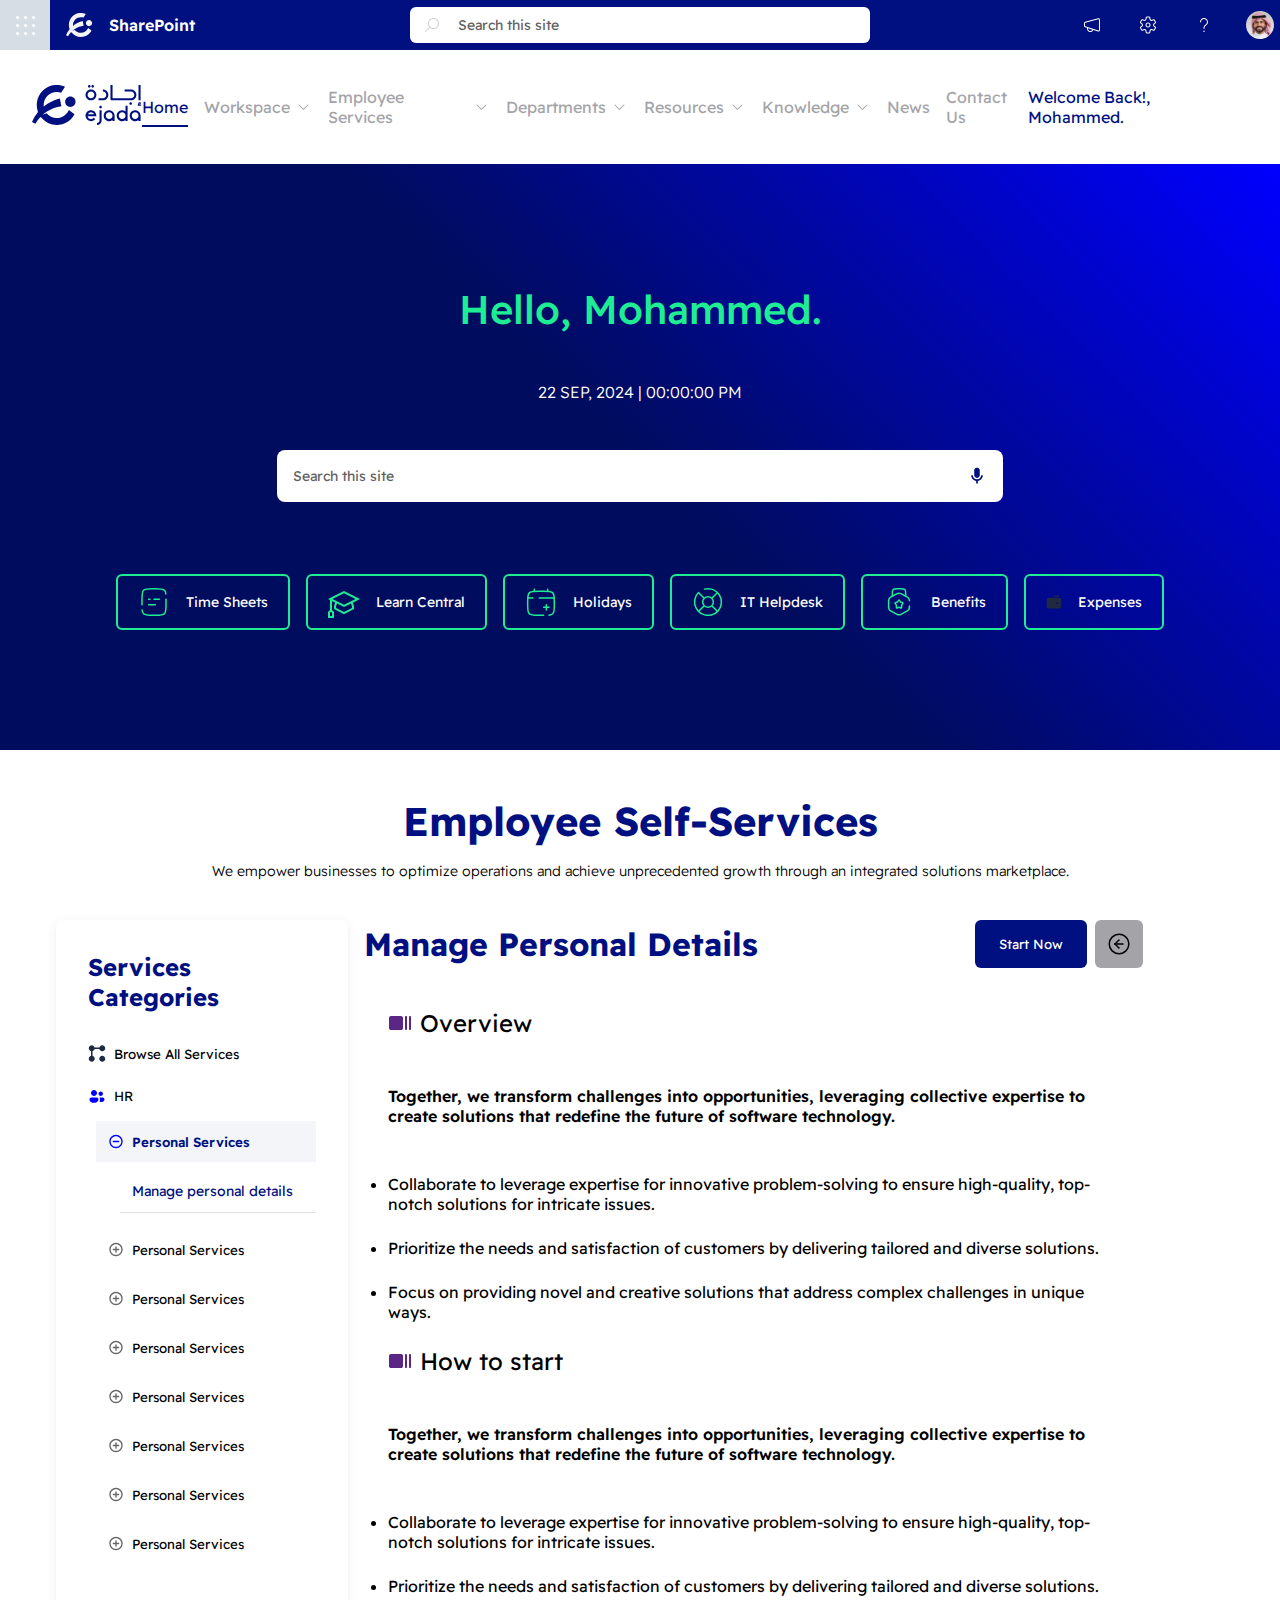
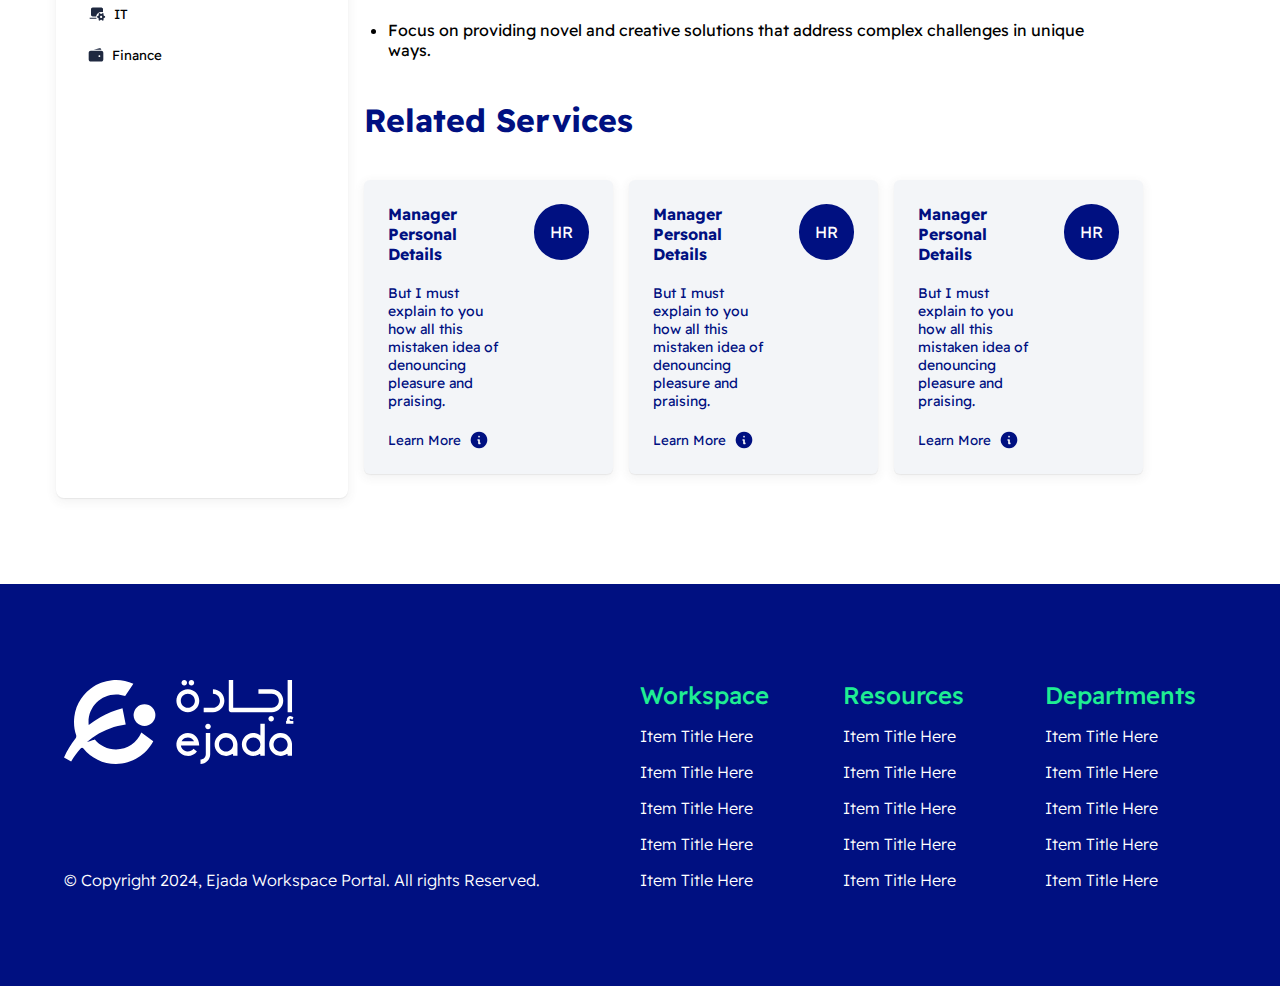
<file: details.html>
<!DOCTYPE html>
<html lang="en">
  <head>
    <meta charset="UTF-8" />
    <meta name="viewport" content="width=device-width, initial-scale=1.0" />
    <title>Ejada Workspace</title>
    <link rel="stylesheet" href="/css/global.css" />
    <link rel="stylesheet" href="./css/style.css" />
  </head>

  <body>
    <header>
      <div class="sharepoint">
        <!-- Left Controls Component -->
        <div class="component">
          <div class="waffle">
            <div class="sub-waffle">
              <span></span><span></span><span></span>
            </div>
            <div class="sub-waffle">
              <span></span><span></span><span></span>
            </div>
            <div class="sub-waffle">
              <span></span><span></span><span></span>
            </div>
          </div>
          <img src="/assets/logos/logo-white-minimal.svg" alt="minimal logo" />
          <h3 class="text-sm text-white font-semibold">SharePoint</h3>
        </div>
        <!-- Search Component -->
        <div class="component justify-center">
          <div class="search-component p-2 px-3 rounded-md">
            <img src="/assets/icons/search.svg" />
            <input type="text" placeholder="Search this site" />
          </div>
        </div>
        <!-- Right Controls Component -->
        <div class="component justify-end">
          <div class="sub-component">
            <img src="/assets/icons/megaphone.svg" />
          </div>
          <div class="sub-component">
            <img src="/assets/icons/settings.svg" />
          </div>
          <div class="sub-component">
            <img src="/assets/icons/question.svg" />
          </div>
          <div class="sub-component">
            <img src="/assets/images/persona.svg" />
          </div>
        </div>
      </div>
      <nav>
        <div class="logo">
          <img src="/assets/logos/logo-default.svg" />
        </div>
        <ul class="nav-list">
          <li class="nav-item active"><a href="#" class="nav-link">Home</a></li>
          <li class="nav-item">
            <a href="#" class="nav-link">
              Workspace
              <img src="/assets/icons/arrow.svg" />
            </a>
            <ul
              class="hide drop-down-list flex bg-primary p-4 shadow flex-col rounded-lg w-96 justify-between gap-4 absolute my-6"
            >
              <li class="text-white font-bold">Employee Services</li>
              <li><a href="#" class="text-white">Lorem ipsum </a></li>
              <li><a href="#" class="text-white">Lorem ipsum</a></li>
              <li><a href="#" class="text-white">Lorem ipsum</a></li>
              <li><a href="#" class="text-white">Lorem ipsum</a></li>
            </ul>
          </li>
          <li class="nav-item">
            <a href="#" class="nav-link">
              Employee Services
              <img src="/assets/icons/arrow.svg" />
            </a>
            <ul
              class="hide drop-down-list flex bg-primary p-4 shadow flex-col rounded-lg w-96 justify-between gap-4 absolute my-6"
            >
              <li class="text-white font-bold">Employee Services</li>
              <li><a href="#" class="text-white">Lorem ipsum </a></li>
              <li><a href="#" class="text-white">Lorem ipsum</a></li>
              <li><a href="#" class="text-white">Lorem ipsum</a></li>
              <li><a href="#" class="text-white">Lorem ipsum</a></li>
            </ul>
          </li>

          <li class="nav-item">
            <a href="#" class="nav-link">
              Departments
              <img src="/assets/icons/arrow.svg" />
            </a>
            <ul
              class="hide drop-down-list flex bg-primary p-4 shadow flex-col rounded-lg w-96 justify-between gap-4 absolute my-6"
            >
              <li class="text-white font-bold">Employee Services</li>
              <li><a href="#" class="text-white">Lorem ipsum </a></li>
              <li><a href="#" class="text-white">Lorem ipsum</a></li>
              <li><a href="#" class="text-white">Lorem ipsum</a></li>
              <li><a href="#" class="text-white">Lorem ipsum</a></li>
            </ul>
          </li>
          <li class="nav-item">
            <a href="#" class="nav-link">
              Resources
              <img src="/assets/icons/arrow.svg" />
            </a>
            <ul
              class="hide drop-down-list flex bg-primary p-4 shadow flex-col rounded-lg w-96 justify-between gap-4 absolute my-6"
            >
              <li class="text-white font-bold">Employee Services</li>
              <li><a href="#" class="text-white">Lorem ipsum </a></li>
              <li><a href="#" class="text-white">Lorem ipsum</a></li>
              <li><a href="#" class="text-white">Lorem ipsum</a></li>
              <li><a href="#" class="text-white">Lorem ipsum</a></li>
            </ul>
          </li>
          <li class="nav-item">
            <a href="#" class="nav-link">
              Knowledge
              <img src="/assets/icons/arrow.svg" />
            </a>
            <ul
              class="hide drop-down-list flex bg-primary p-4 shadow flex-col rounded-lg w-96 justify-between gap-4 absolute my-6"
            >
              <li class="text-white font-bold">Employee Services</li>
              <li><a href="#" class="text-white">Lorem ipsum </a></li>
              <li><a href="#" class="text-white">Lorem ipsum</a></li>
              <li><a href="#" class="text-white">Lorem ipsum</a></li>
              <li><a href="#" class="text-white">Lorem ipsum</a></li>
            </ul>
          </li>
          <li class="nav-item"><a href="#" class="nav-link">News</a></li>
          <li class="nav-item"><a href="#" class="nav-link">Contact Us</a></li>
        </ul>
        <div class="greetings">
          <h3 class="text-sm font-normal text-primary-dark">
            Welcome Back!, Mohammed.
          </h3>
        </div>
      </nav>
      <div class="gradient-primary hero-container">
        <div class="hero flex flex-col gap-12 justify-center items-center">
          <h1 class="text-xl text-accent font-medium">Hello, Mohammed.</h1>
          <p class="text-white font-light text-sm">
            22 SEP, 2024 | 00:00:00 PM
          </p>
          <div class="search-component w-2-3 p-4 rounded-lg">
            <input type="text" placeholder="Search this site" />
            <img src="/assets/icons/microphone.svg" />
          </div>
          <div class="flex gap-4 pt-6">
            <button class="outlined-btn accent action-btn flex rounded-md">
              <img src="/assets/icons/document.svg" />
              <span class="flex-1 text-xs"> Time Sheets </span>
            </button>
            <button class="outlined-btn accent action-btn flex rounded-md">
              <img src="/assets/icons/graduation-hat.svg" />
              <span class="flex-1 text-xs"> Learn Central </span>
            </button>
            <button class="outlined-btn accent action-btn flex rounded-md">
              <img src="/assets/icons/calender.svg" />
              <span class="flex-1 text-xs"> Holidays </span>
            </button>
            <button class="outlined-btn accent action-btn flex rounded-md">
              <img src="/assets/icons/help.svg" />
              <span class="flex-1 text-xs"> IT Helpdesk </span>
            </button>
            <button class="outlined-btn accent action-btn flex rounded-md">
              <img src="/assets/icons/medal.svg" />
              <span class="flex-1 text-xs"> Benefits </span>
            </button>
            <button class="outlined-btn accent action-btn flex rounded-md">
              <img src="/assets/icons/wallet.svg" />
              <span class="flex-1 text-xs"> Expenses </span>
            </button>
          </div>
        </div>
      </div>
    </header>
    <main>
      <div class="flex flex-col p-4">
        <div class="flex items-center flex-col gap-4">
          <h1 class="text-xl text-primary-dark">Employee Self-Services</h1>
          <p class="text-xs font-light">
            We empower businesses to optimize operations and achieve
            unprecedented growth through an integrated solutions marketplace.
          </p>
        </div>
        <div class="p-10 flex gap-4">
          <!-- Partners categories -->
          <div class="rounded-lg p-8 flex gap-2 flex-col shadow flex-basis-1">
            <h1 class="text-md text-primary-dark">Services Categories</h1>
            <ul class="flex flex-col gap-6 py-6">
              <li>
                <button class="flex items-center gap-2 border-0 bg-transparent">
                  <img
                    src="/assets/icons/material-symbols-linked-services.svg"
                    alt=""
                  />
                  Browse All Services
                </button>
              </li>
              <li>
                <button class="flex items-center gap-2 border-0 bg-transparent">
                  <img src="/assets/icons/fluent-people-12-filled.svg" />
                  HR
                </button>
                <!-- Start Sub categories -->
                <ul class="pl-2 py-4 flex flex-col gap-2">
                  <li>
                    <button
                      class="flex items-center gap-2 border-0 bg-off p-3 w-full font-semibold text-primary-dark"
                    >
                      <img src="/assets/icons/active-rounded.svg" />
                      Personal Services
                    </button>
                    <!-- Start Options  -->
                    <ul class="pl-6 py-2 flex flex-col gap-2">
                      <li
                        class="p-3 border-b border-b-gray-100 text-primary-dark text-xs"
                      >
                        <button
                          class="bg-transparent border-0 text-primary-dark text-xs"
                        >
                          Manage personal details
                        </button>
                      </li>
                    </ul>
                    <!-- End Options  -->
                  </li>
                  <li class="p-3">
                    <button
                      class="flex items-center gap-2 border-0 bg-transparent"
                    >
                      <img src="/assets/icons/inactive-rounded.svg" />
                      Personal Services
                    </button>
                  </li>
                  <li class="p-3">
                    <button
                      class="flex items-center gap-2 border-0 bg-transparent"
                    >
                      <img src="/assets/icons/inactive-rounded.svg" />
                      Personal Services
                    </button>
                  </li>
                  <li class="p-3">
                    <button
                      class="flex items-center gap-2 border-0 bg-transparent"
                    >
                      <img src="/assets/icons/inactive-rounded.svg" />
                      Personal Services
                    </button>
                  </li>
                  <li class="p-3">
                    <button
                      class="flex items-center gap-2 border-0 bg-transparent"
                    >
                      <img src="/assets/icons/inactive-rounded.svg" />
                      Personal Services
                    </button>
                  </li>
                  <li class="p-3">
                    <button
                      class="flex items-center gap-2 border-0 bg-transparent"
                    >
                      <img src="/assets/icons/inactive-rounded.svg" />
                      Personal Services
                    </button>
                  </li>
                  <li class="p-3">
                    <button
                      class="flex items-center gap-2 border-0 bg-transparent"
                    >
                      <img src="/assets/icons/inactive-rounded.svg" />
                      Personal Services
                    </button>
                  </li>
                  <li class="p-3">
                    <button
                      class="flex items-center gap-2 border-0 bg-transparent"
                    >
                      <img src="/assets/icons/inactive-rounded.svg" />
                      Personal Services
                    </button>
                  </li>
                </ul>
                <!-- End Sub categories -->
              </li>
              <li>
                <button class="flex items-center gap-2 border-0 bg-transparent">
                  <img
                    src="/assets/icons/fluent-laptop-settings-24-filled.svg"
                    alt=""
                  />
                  IT
                </button>
              </li>
              <li>
                <button class="flex items-center gap-2 border-0 bg-transparent">
                  <img src="/assets/icons/wallet.svg" alt="" />
                  Finance
                </button>
              </li>
            </ul>
          </div>
          <!-- Categories -->
          
          <div class="flex flex-col gap-4 w-2-3" id="details">
            <div class="flex justify-between items-center">
              <h3 class="text-primary-dark text-lg">Manage Personal Details</h3>
              <div class="flex gap-2">
                <button
                  class="bg-primary text-white rounded-md border-0 px-6 py-3"
                >
                  Start Now
                </button>
                <button
                  class="bg-gray text-white rounded-md border-0 p-3 flex items-center justify-center"
                >
                  <img src="/assets/icons/arrows-circle-arrow-left.svg" />
                </button>
              </div>
            </div>
            <div class="py-6 px-6">
              <div class="flex flex-col gap-12">
                <h3 class="flex items-center gap-2 font-normal text-md">
                  <img
                    src="/assets/icons/material-symbols-overview-key-rounded.svg"
                  />Overview
                </h3>
                <p class="font-semibold text-sm">
                  Together, we transform challenges into opportunities,
                  leveraging collective expertise to create solutions that
                  redefine the future of software technology.
                </p>
                <ul class="list-style flex flex-col gap-6">
                  <li class="text-sm">
                    Collaborate to leverage expertise for innovative
                    problem-solving to ensure high-quality, top-notch solutions
                    for intricate issues.
                  </li>
                  <li class="text-sm">
                    Prioritize the needs and satisfaction of customers by
                    delivering tailored and diverse solutions.
                  </li>
                  <li class="text-sm">
                    Focus on providing novel and creative solutions that address
                    complex challenges in unique ways.
                  </li>
                </ul>
              </div>
              <div class="flex flex-col gap-12 mt-6">
                <h3 class="flex items-center gap-2 font-normal text-md">
                  <img
                    src="/assets/icons/material-symbols-overview-key-rounded.svg"
                  />How to start
                </h3>
                <p class="font-semibold text-sm">
                  Together, we transform challenges into opportunities,
                  leveraging collective expertise to create solutions that
                  redefine the future of software technology.
                </p>
                <ul class="list-style flex flex-col gap-6">
                  <li class="text-sm">
                    Collaborate to leverage expertise for innovative
                    problem-solving to ensure high-quality, top-notch solutions
                    for intricate issues.
                  </li>
                  <li class="text-sm">
                    Prioritize the needs and satisfaction of customers by
                    delivering tailored and diverse solutions.
                  </li>
                  <li class="text-sm">
                    Focus on providing novel and creative solutions that address
                    complex challenges in unique ways.
                  </li>
                </ul>
              </div>
            </div>
            <h1 class="text-lg text-primary-dark">Related Services</h1>
            <div class="py-6 flex flex-col gap-4">
              <div class="flex gap-4">
                <div
                  class="bg-off shadow rounded-md flex p-6 flex-1 justify-between gap-6"
                >
                  <div class="flex flex-col gap-5">
                    <h3 class="text-primary-dark text-sm">
                      Manager Personal Details
                    </h3>
                    <p class="text-primary-dark text-xs">
                      But I must explain to you how all this mistaken idea of
                      denouncing pleasure and praising.
                    </p>
                    <button
                      class="bg-transparent text-primary-dark border-0 w-fit flex items-center gap-2"
                    >
                      Learn More
                      <img src="/assets/icons/info-filled.svg" />
                    </button>
                  </div>
                  <div
                    class="rounded-full bg-primary w-14 h-14 p-4 flex justify-center items-center text-white"
                  >
                    HR
                  </div>
                </div>
                <div
                  class="bg-off shadow rounded-md flex p-6 flex-1 justify-between gap-6"
                >
                  <div class="flex flex-col gap-5">
                    <h3 class="text-primary-dark text-sm">
                      Manager Personal Details
                    </h3>
                    <p class="text-primary-dark text-xs">
                      But I must explain to you how all this mistaken idea of
                      denouncing pleasure and praising.
                    </p>
                    <button
                      class="bg-transparent text-primary-dark border-0 w-fit flex items-center gap-2"
                    >
                      Learn More
                      <img src="/assets/icons/info-filled.svg" />
                    </button>
                  </div>
                  <div
                    class="rounded-full bg-primary w-14 h-14 p-4 flex justify-center items-center text-white"
                  >
                    HR
                  </div>
                </div>
                <div
                  class="bg-off shadow rounded-md flex p-6 flex-1 justify-between gap-6"
                >
                  <div class="flex flex-col gap-5">
                    <h3 class="text-primary-dark text-sm">
                      Manager Personal Details
                    </h3>
                    <p class="text-primary-dark text-xs">
                      But I must explain to you how all this mistaken idea of
                      denouncing pleasure and praising.
                    </p>
                    <button
                      class="bg-transparent text-primary-dark border-0 w-fit flex items-center gap-2"
                    >
                      Learn More
                      <img src="/assets/icons/info-filled.svg" />
                    </button>
                  </div>
                  <div
                    class="rounded-full bg-primary w-14 h-14 p-4 flex justify-center items-center text-white"
                  >
                    HR
                  </div>
                </div>
              </div>
            </div>
          </div>
        </div>
      </div>
    </main>
    <footer>
      <div class="brand">
        <img src="/assets/logos/logo-white.svg" alt="Ejada's white logo" />
        <p class="text-sm font-light">
          © Copyright 2024, Ejada Workspace Portal. All rights Reserved.
        </p>
      </div>
      <div class="links-container">
        <div class="links">
          <h3 class="text-md font-medium text-accent">Workspace</h3>
          <ul>
            <li>
              <a href="#" class="decoration-none font-light text-sm"
                >Item Title Here</a
              >
            </li>
            <li>
              <a href="#" class="decoration-none font-light text-sm"
                >Item Title Here</a
              >
            </li>
            <li>
              <a href="#" class="decoration-none font-light text-sm"
                >Item Title Here</a
              >
            </li>
            <li>
              <a href="#" class="decoration-none font-light text-sm"
                >Item Title Here</a
              >
            </li>
            <li>
              <a href="#" class="decoration-none font-light text-sm"
                >Item Title Here</a
              >
            </li>
          </ul>
        </div>
        <div class="links">
          <h3 class="text-md font-medium text-accent">Resources</h3>
          <ul>
            <li>
              <a href="#" class="decoration-none font-light text-sm"
                >Item Title Here</a
              >
            </li>
            <li>
              <a href="#" class="decoration-none font-light text-sm"
                >Item Title Here</a
              >
            </li>
            <li>
              <a href="#" class="decoration-none font-light text-sm"
                >Item Title Here</a
              >
            </li>
            <li>
              <a href="#" class="decoration-none font-light text-sm"
                >Item Title Here</a
              >
            </li>
            <li>
              <a href="#" class="decoration-none font-light text-sm"
                >Item Title Here</a
              >
            </li>
          </ul>
        </div>
        <div class="links">
          <h3 class="text-md font-medium text-accent">Departments</h3>
          <ul>
            <li>
              <a href="#" class="decoration-none font-light text-sm"
                >Item Title Here</a
              >
            </li>
            <li>
              <a href="#" class="decoration-none font-light text-sm"
                >Item Title Here</a
              >
            </li>
            <li>
              <a href="#" class="decoration-none font-light text-sm"
                >Item Title Here</a
              >
            </li>
            <li>
              <a href="#" class="decoration-none font-light text-sm"
                >Item Title Here</a
              >
            </li>
            <li>
              <a href="#" class="decoration-none font-light text-sm"
                >Item Title Here</a
              >
            </li>
          </ul>
        </div>
      </div>
    </footer>
    <script src="https://cdn.jsdelivr.net/npm/gsap@3.12.5/dist/gsap.min.js"></script>
    <script src="https://code.jquery.com/jquery-3.7.1.min.js"></script>
    <script src="/js/index.js"></script>
    <!------------ start nav drop-down script ---------->
    <script>
      let navItem = document.querySelectorAll(".nav-item");
      let navItemUL = document.querySelectorAll(".drop-down-list");

      navItem.forEach((element, index) => {
        element.addEventListener("click", (e) => {
          navItemUL.forEach((ele) => {
            ele.classList.add("hide");
          });
          navItemUL[index - 1].classList.toggle("hide");
          console.log("test" + index);
        });
      });

      //   ////////// hide nav list when click outside
      window.addEventListener("click", function (e) {
        if (
          !e.target.closest(".nav-item") &&
          !e.target.closest(".drop-down-list")
        ) {
          navItemUL.forEach((ele) => {
            ele.classList.add("hide");
          });
        }
      });
    </script>
    <!---------end  nav drop-down script ---------->
    <script>
      const categories = $("#categories");
    </script>
  </body>
</html>
</file>
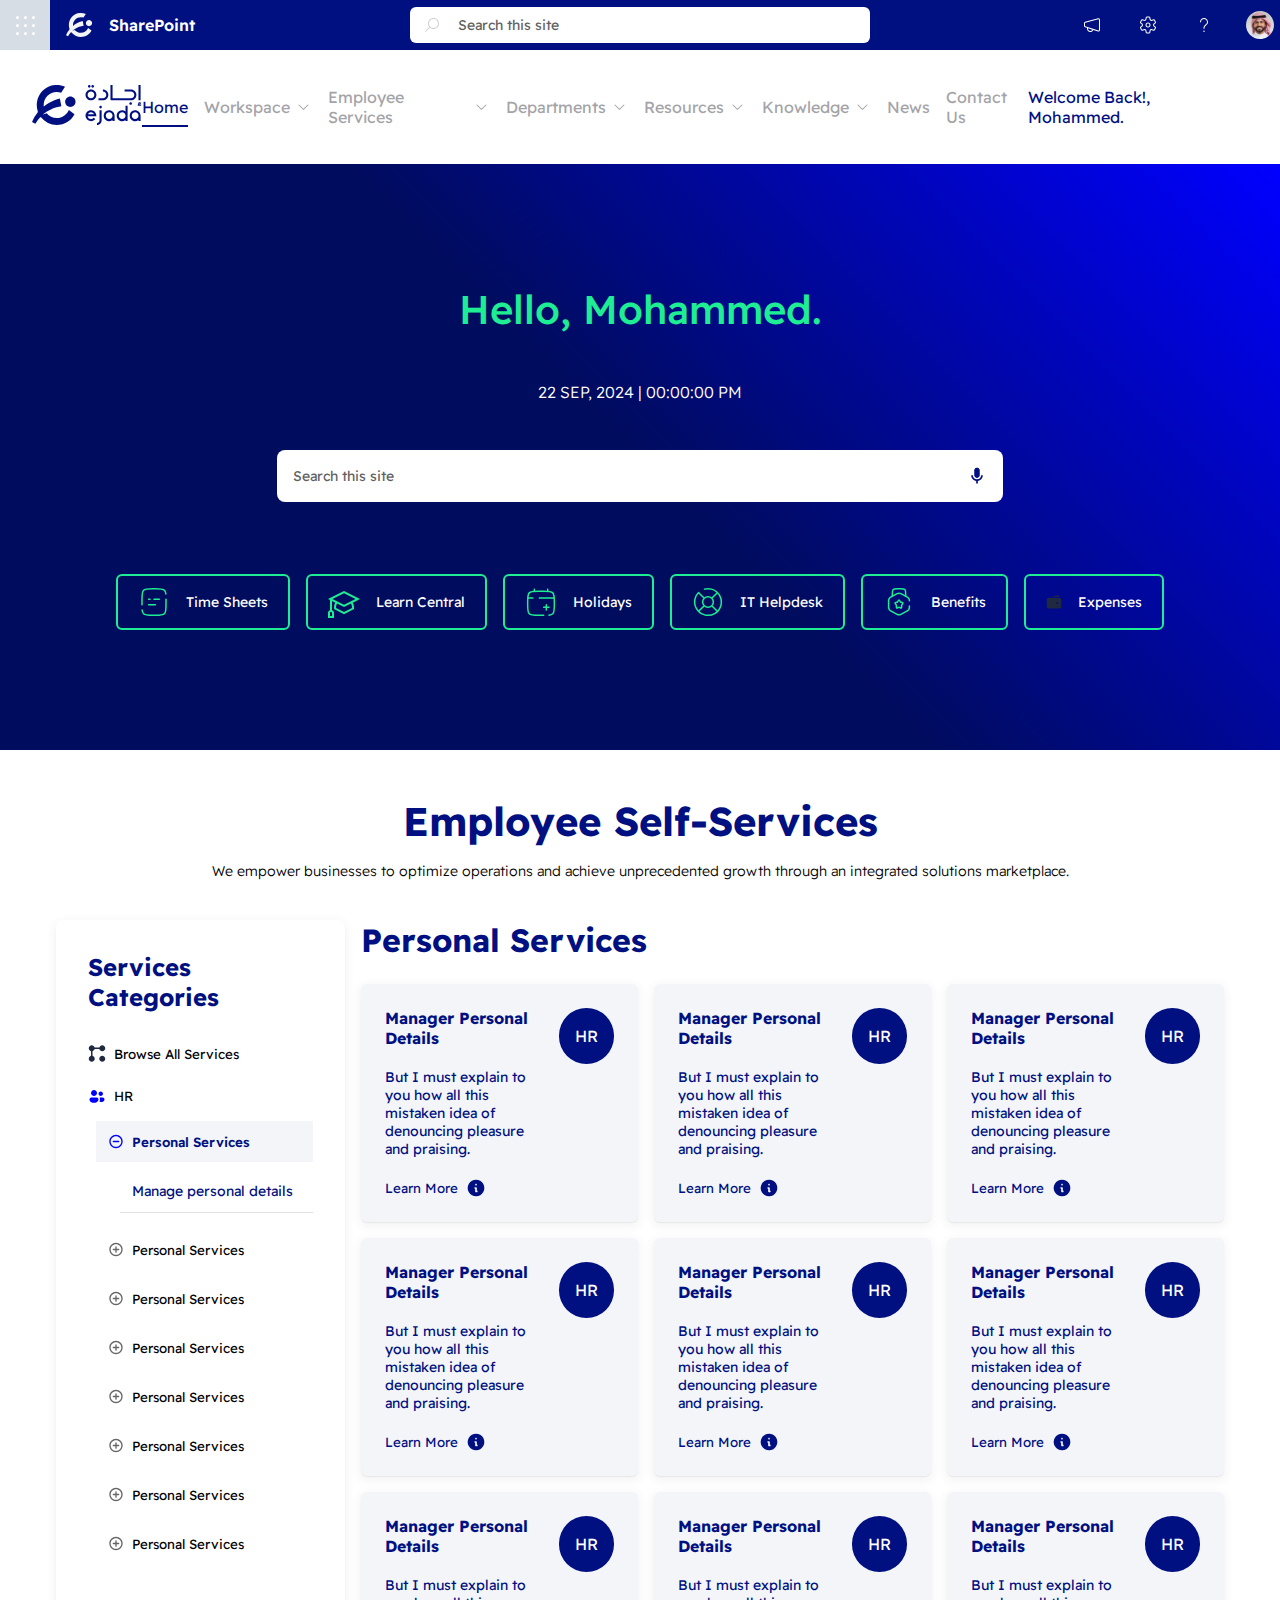
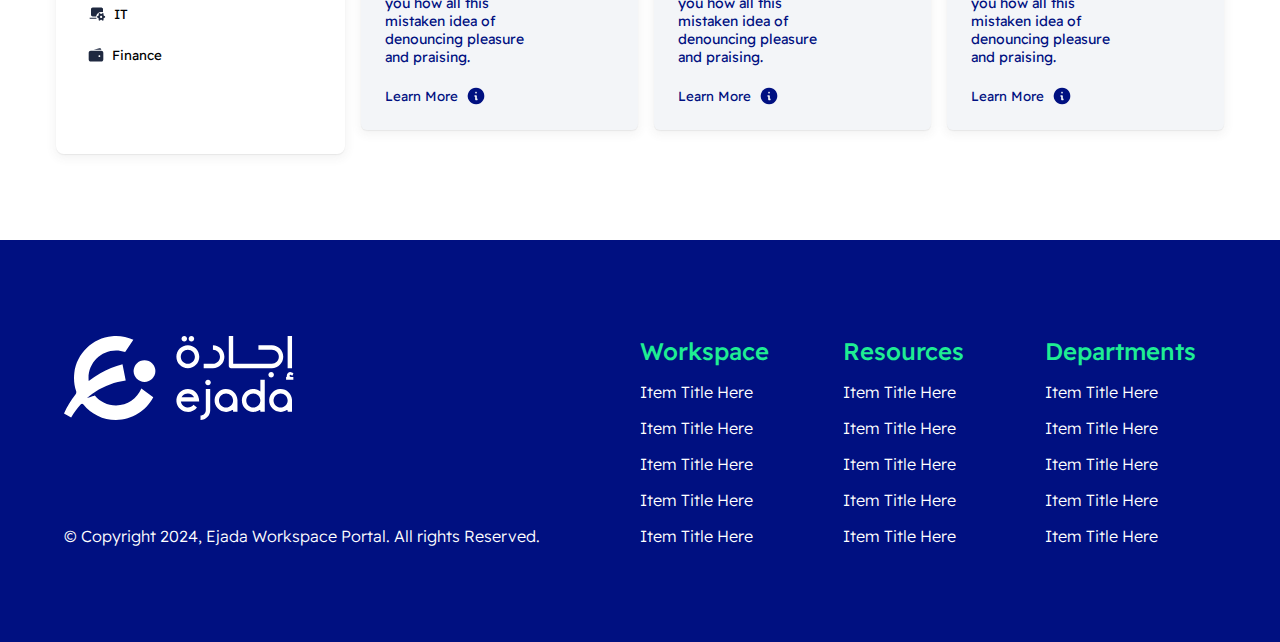
<file: eservice.html>
<!DOCTYPE html>
<html lang="en">
  <head>
    <meta charset="UTF-8" />
    <meta name="viewport" content="width=device-width, initial-scale=1.0" />
    <title>Ejada Workspace</title>
    <link rel="stylesheet" href="/css/global.css" />
    <link rel="stylesheet" href="./css/style.css" />
  </head>

  <body>
    <header>
      <div class="sharepoint">
        <!-- Left Controls Component -->
        <div class="component">
          <div class="waffle">
            <div class="sub-waffle">
              <span></span><span></span><span></span>
            </div>
            <div class="sub-waffle">
              <span></span><span></span><span></span>
            </div>
            <div class="sub-waffle">
              <span></span><span></span><span></span>
            </div>
          </div>
          <img src="/assets/logos/logo-white-minimal.svg" alt="minimal logo" />
          <h3 class="text-sm text-white font-semibold">SharePoint</h3>
        </div>
        <!-- Search Component -->
        <div class="component justify-center">
          <div class="search-component p-2 px-3 rounded-md">
            <img src="/assets/icons/search.svg" />
            <input type="text" placeholder="Search this site" />
          </div>
        </div>
        <!-- Right Controls Component -->
        <div class="component justify-end">
          <div class="sub-component">
            <img src="/assets/icons/megaphone.svg" />
          </div>
          <div class="sub-component">
            <img src="/assets/icons/settings.svg" />
          </div>
          <div class="sub-component">
            <img src="/assets/icons/question.svg" />
          </div>
          <div class="sub-component">
            <img src="/assets/images/persona.svg" />
          </div>
        </div>
      </div>
      <nav>
        <div class="logo">
          <img src="/assets/logos/logo-default.svg" />
        </div>
        <ul class="nav-list">
          <li class="nav-item active"><a href="#" class="nav-link">Home</a></li>
          <li class="nav-item">
            <a href="#" class="nav-link">
              Workspace
              <img src="/assets/icons/arrow.svg" />
            </a>
            <ul
              class="hide drop-down-list flex bg-primary p-4 shadow flex-col rounded-lg w-96 justify-between gap-4 absolute my-6"
            >
              <li class="text-white font-bold">Employee Services</li>
              <li><a href="#" class="text-white">Lorem ipsum </a></li>
              <li><a href="#" class="text-white">Lorem ipsum</a></li>
              <li><a href="#" class="text-white">Lorem ipsum</a></li>
              <li><a href="#" class="text-white">Lorem ipsum</a></li>
            </ul>
          </li>
          <li class="nav-item">
            <a href="#" class="nav-link">
              Employee Services
              <img src="/assets/icons/arrow.svg" />
            </a>
            <ul
              class="hide drop-down-list flex bg-primary p-4 shadow flex-col rounded-lg w-96 justify-between gap-4 absolute my-6"
            >
              <li class="text-white font-bold">Employee Services</li>
              <li><a href="#" class="text-white">Lorem ipsum </a></li>
              <li><a href="#" class="text-white">Lorem ipsum</a></li>
              <li><a href="#" class="text-white">Lorem ipsum</a></li>
              <li><a href="#" class="text-white">Lorem ipsum</a></li>
            </ul>
          </li>

          <li class="nav-item">
            <a href="#" class="nav-link">
              Departments
              <img src="/assets/icons/arrow.svg" />
            </a>
            <ul
              class="hide drop-down-list flex bg-primary p-4 shadow flex-col rounded-lg w-96 justify-between gap-4 absolute my-6"
            >
              <li class="text-white font-bold">Employee Services</li>
              <li><a href="#" class="text-white">Lorem ipsum </a></li>
              <li><a href="#" class="text-white">Lorem ipsum</a></li>
              <li><a href="#" class="text-white">Lorem ipsum</a></li>
              <li><a href="#" class="text-white">Lorem ipsum</a></li>
            </ul>
          </li>
          <li class="nav-item">
            <a href="#" class="nav-link">
              Resources
              <img src="/assets/icons/arrow.svg" />
            </a>
            <ul
              class="hide drop-down-list flex bg-primary p-4 shadow flex-col rounded-lg w-96 justify-between gap-4 absolute my-6"
            >
              <li class="text-white font-bold">Employee Services</li>
              <li><a href="#" class="text-white">Lorem ipsum </a></li>
              <li><a href="#" class="text-white">Lorem ipsum</a></li>
              <li><a href="#" class="text-white">Lorem ipsum</a></li>
              <li><a href="#" class="text-white">Lorem ipsum</a></li>
            </ul>
          </li>
          <li class="nav-item">
            <a href="#" class="nav-link">
              Knowledge
              <img src="/assets/icons/arrow.svg" />
            </a>
            <ul
              class="hide drop-down-list flex bg-primary p-4 shadow flex-col rounded-lg w-96 justify-between gap-4 absolute my-6"
            >
              <li class="text-white font-bold">Employee Services</li>
              <li><a href="#" class="text-white">Lorem ipsum </a></li>
              <li><a href="#" class="text-white">Lorem ipsum</a></li>
              <li><a href="#" class="text-white">Lorem ipsum</a></li>
              <li><a href="#" class="text-white">Lorem ipsum</a></li>
            </ul>
          </li>
          <li class="nav-item"><a href="#" class="nav-link">News</a></li>
          <li class="nav-item"><a href="#" class="nav-link">Contact Us</a></li>
        </ul>
        <div class="greetings">
          <h3 class="text-sm font-normal text-primary-dark">
            Welcome Back!, Mohammed.
          </h3>
        </div>
      </nav>
      <div class="gradient-primary hero-container">
        <div class="hero flex flex-col gap-12 justify-center items-center">
          <h1 class="text-xl text-accent font-medium">Hello, Mohammed.</h1>
          <p class="text-white font-light text-sm">
            22 SEP, 2024 | 00:00:00 PM
          </p>
          <div class="search-component w-2-3 p-4 rounded-lg">
            <input type="text" placeholder="Search this site" />
            <img src="/assets/icons/microphone.svg" />
          </div>
          <div class="flex gap-4 pt-6">
            <button class="outlined-btn accent action-btn flex rounded-md">
              <img src="/assets/icons/document.svg" />
              <span class="flex-1 text-xs"> Time Sheets </span>
            </button>
            <button class="outlined-btn accent action-btn flex rounded-md">
              <img src="/assets/icons/graduation-hat.svg" />
              <span class="flex-1 text-xs"> Learn Central </span>
            </button>
            <button class="outlined-btn accent action-btn flex rounded-md">
              <img src="/assets/icons/calender.svg" />
              <span class="flex-1 text-xs"> Holidays </span>
            </button>
            <button class="outlined-btn accent action-btn flex rounded-md">
              <img src="/assets/icons/help.svg" />
              <span class="flex-1 text-xs"> IT Helpdesk </span>
            </button>
            <button class="outlined-btn accent action-btn flex rounded-md">
              <img src="/assets/icons/medal.svg" />
              <span class="flex-1 text-xs"> Benefits </span>
            </button>
            <button class="outlined-btn accent action-btn flex rounded-md">
              <img src="/assets/icons/wallet.svg" />
              <span class="flex-1 text-xs"> Expenses </span>
            </button>
          </div>
        </div>
      </div>
    </header>
    <main>
      <div class="flex flex-col p-4">
        <div class="flex items-center flex-col gap-4">
          <h1 class="text-xl text-primary-dark">Employee Self-Services</h1>
          <p class="text-xs font-light">
            We empower businesses to optimize operations and achieve
            unprecedented growth through an integrated solutions marketplace.
          </p>
        </div>
        <div class="p-10 flex gap-4">
          <!-- Partners categories -->
          <div class="rounded-lg p-8 flex gap-2 flex-col shadow flex-basis-1">
            <h1 class="text-md text-primary-dark">Services Categories</h1>
            <ul class="flex flex-col gap-6 py-6">
              <li>
                <button class="flex items-center gap-2 border-0 bg-transparent">
                  <img
                    src="/assets/icons/material-symbols-linked-services.svg"
                    alt=""
                  />
                  Browse All Services
                </button>
              </li>
              <li>
                <button class="flex items-center gap-2 border-0 bg-transparent">
                  <img src="/assets/icons/fluent-people-12-filled.svg" />
                  HR
                </button>
                <!-- Start Sub categories -->
                <ul class="pl-2 py-4 flex flex-col gap-2">
                  <li>
                    <button
                      class="flex items-center gap-2 border-0 bg-off p-3 w-full font-semibold text-primary-dark"
                    >
                      <img src="/assets/icons/active-rounded.svg" />
                      Personal Services
                    </button>
                    <!-- Start Options  -->
                    <ul class="pl-6 py-2 flex flex-col gap-2">
                      <li
                        class="p-3 border-b border-b-gray-100 text-primary-dark text-xs"
                      >
                        <button
                          class="bg-transparent border-0 text-primary-dark text-xs"
                        >
                          Manage personal details
                        </button>
                      </li>
                    </ul>
                    <!-- End Options  -->
                  </li>
                  <li class="p-3">
                    <button
                      class="flex items-center gap-2 border-0 bg-transparent"
                    >
                      <img src="/assets/icons/inactive-rounded.svg" />
                      Personal Services
                    </button>
                  </li>
                  <li class="p-3">
                    <button
                      class="flex items-center gap-2 border-0 bg-transparent"
                    >
                      <img src="/assets/icons/inactive-rounded.svg" />
                      Personal Services
                    </button>
                  </li>
                  <li class="p-3">
                    <button
                      class="flex items-center gap-2 border-0 bg-transparent"
                    >
                      <img src="/assets/icons/inactive-rounded.svg" />
                      Personal Services
                    </button>
                  </li>
                  <li class="p-3">
                    <button
                      class="flex items-center gap-2 border-0 bg-transparent"
                    >
                      <img src="/assets/icons/inactive-rounded.svg" />
                      Personal Services
                    </button>
                  </li>
                  <li class="p-3">
                    <button
                      class="flex items-center gap-2 border-0 bg-transparent"
                    >
                      <img src="/assets/icons/inactive-rounded.svg" />
                      Personal Services
                    </button>
                  </li>
                  <li class="p-3">
                    <button
                      class="flex items-center gap-2 border-0 bg-transparent"
                    >
                      <img src="/assets/icons/inactive-rounded.svg" />
                      Personal Services
                    </button>
                  </li>
                  <li class="p-3">
                    <button
                      class="flex items-center gap-2 border-0 bg-transparent"
                    >
                      <img src="/assets/icons/inactive-rounded.svg" />
                      Personal Services
                    </button>
                  </li>
                </ul>
                <!-- End Sub categories -->
              </li>
              <li>
                <button class="flex items-center gap-2 border-0 bg-transparent">
                  <img
                    src="/assets/icons/fluent-laptop-settings-24-filled.svg"
                    alt=""
                  />
                  IT
                </button>
              </li>
              <li>
                <button class="flex items-center gap-2 border-0 bg-transparent">
                  <img src="/assets/icons/wallet.svg" alt="" />
                  Finance
                </button>
              </li>
            </ul>
          </div>
          <!-- Categories -->
          <div class="gap-12 w-full flex-basis-3">
            <h1 class="text-lg text-primary-dark">Personal Services</h1>
            <div class="py-6 grid grid-cols-3 gap-4">
              <div
                class="bg-off shadow rounded-md flex p-6 flex-1 justify-between gap-6"
              >
                <div class="flex flex-col gap-5">
                  <h3 class="text-primary-dark text-sm">
                    Manager Personal Details
                  </h3>
                  <p class="text-primary-dark text-xs">
                    But I must explain to you how all this mistaken idea of
                    denouncing pleasure and praising.
                  </p>
                  <button
                    class="bg-transparent text-primary-dark border-0 w-fit flex items-center gap-2"
                  >
                    Learn More
                    <img src="/assets/icons/info-filled.svg" />
                  </button>
                </div>
                <div
                  class="rounded-full bg-primary w-14 h-14 p-4 flex justify-center items-center text-white"
                >
                  HR
                </div>
              </div>
              <div
                class="bg-off shadow rounded-md flex p-6 flex-1 justify-between gap-6"
              >
                <div class="flex flex-col gap-5">
                  <h3 class="text-primary-dark text-sm">
                    Manager Personal Details
                  </h3>
                  <p class="text-primary-dark text-xs">
                    But I must explain to you how all this mistaken idea of
                    denouncing pleasure and praising.
                  </p>
                  <button
                    class="bg-transparent text-primary-dark border-0 w-fit flex items-center gap-2"
                  >
                    Learn More
                    <img src="/assets/icons/info-filled.svg" />
                  </button>
                </div>
                <div
                  class="rounded-full bg-primary w-14 h-14 p-4 flex justify-center items-center text-white"
                >
                  HR
                </div>
              </div>
              <div
                class="bg-off shadow rounded-md flex p-6 flex-1 justify-between gap-6"
              >
                <div class="flex flex-col gap-5">
                  <h3 class="text-primary-dark text-sm">
                    Manager Personal Details
                  </h3>
                  <p class="text-primary-dark text-xs">
                    But I must explain to you how all this mistaken idea of
                    denouncing pleasure and praising.
                  </p>
                  <button
                    class="bg-transparent text-primary-dark border-0 w-fit flex items-center gap-2"
                  >
                    Learn More
                    <img src="/assets/icons/info-filled.svg" />
                  </button>
                </div>
                <div
                  class="rounded-full bg-primary w-14 h-14 p-4 flex justify-center items-center text-white"
                >
                  HR
                </div>
              </div>
              <div
                class="bg-off shadow rounded-md flex p-6 flex-1 justify-between gap-6"
              >
                <div class="flex flex-col gap-5">
                  <h3 class="text-primary-dark text-sm">
                    Manager Personal Details
                  </h3>
                  <p class="text-primary-dark text-xs">
                    But I must explain to you how all this mistaken idea of
                    denouncing pleasure and praising.
                  </p>
                  <button
                    class="bg-transparent text-primary-dark border-0 w-fit flex items-center gap-2"
                  >
                    Learn More
                    <img src="/assets/icons/info-filled.svg" />
                  </button>
                </div>
                <div
                  class="rounded-full bg-primary w-14 h-14 p-4 flex justify-center items-center text-white"
                >
                  HR
                </div>
              </div>
              <div
                class="bg-off shadow rounded-md flex p-6 flex-1 justify-between gap-6"
              >
                <div class="flex flex-col gap-5">
                  <h3 class="text-primary-dark text-sm">
                    Manager Personal Details
                  </h3>
                  <p class="text-primary-dark text-xs">
                    But I must explain to you how all this mistaken idea of
                    denouncing pleasure and praising.
                  </p>
                  <button
                    class="bg-transparent text-primary-dark border-0 w-fit flex items-center gap-2"
                  >
                    Learn More
                    <img src="/assets/icons/info-filled.svg" />
                  </button>
                </div>
                <div
                  class="rounded-full bg-primary w-14 h-14 p-4 flex justify-center items-center text-white"
                >
                  HR
                </div>
              </div>
              <div
                class="bg-off shadow rounded-md flex p-6 flex-1 justify-between gap-6"
              >
                <div class="flex flex-col gap-5">
                  <h3 class="text-primary-dark text-sm">
                    Manager Personal Details
                  </h3>
                  <p class="text-primary-dark text-xs">
                    But I must explain to you how all this mistaken idea of
                    denouncing pleasure and praising.
                  </p>
                  <button
                    class="bg-transparent text-primary-dark border-0 w-fit flex items-center gap-2"
                  >
                    Learn More
                    <img src="/assets/icons/info-filled.svg" />
                  </button>
                </div>
                <div
                  class="rounded-full bg-primary w-14 h-14 p-4 flex justify-center items-center text-white"
                >
                  HR
                </div>
              </div>
              <div
                class="bg-off shadow rounded-md flex p-6 flex-1 justify-between gap-6"
              >
                <div class="flex flex-col gap-5">
                  <h3 class="text-primary-dark text-sm">
                    Manager Personal Details
                  </h3>
                  <p class="text-primary-dark text-xs">
                    But I must explain to you how all this mistaken idea of
                    denouncing pleasure and praising.
                  </p>
                  <button
                    class="bg-transparent text-primary-dark border-0 w-fit flex items-center gap-2"
                  >
                    Learn More
                    <img src="/assets/icons/info-filled.svg" />
                  </button>
                </div>
                <div
                  class="rounded-full bg-primary w-14 h-14 p-4 flex justify-center items-center text-white"
                >
                  HR
                </div>
              </div>
              <div
                class="bg-off shadow rounded-md flex p-6 flex-1 justify-between gap-6"
              >
                <div class="flex flex-col gap-5">
                  <h3 class="text-primary-dark text-sm">
                    Manager Personal Details
                  </h3>
                  <p class="text-primary-dark text-xs">
                    But I must explain to you how all this mistaken idea of
                    denouncing pleasure and praising.
                  </p>
                  <button
                    class="bg-transparent text-primary-dark border-0 w-fit flex items-center gap-2"
                  >
                    Learn More
                    <img src="/assets/icons/info-filled.svg" />
                  </button>
                </div>
                <div
                  class="rounded-full bg-primary w-14 h-14 p-4 flex justify-center items-center text-white"
                >
                  HR
                </div>
              </div>
              <div
                class="bg-off shadow rounded-md flex p-6 flex-1 justify-between gap-6"
              >
                <div class="flex flex-col gap-5">
                  <h3 class="text-primary-dark text-sm">
                    Manager Personal Details
                  </h3>
                  <p class="text-primary-dark text-xs">
                    But I must explain to you how all this mistaken idea of
                    denouncing pleasure and praising.
                  </p>
                  <button
                    class="bg-transparent text-primary-dark border-0 w-fit flex items-center gap-2"
                  >
                    Learn More
                    <img src="/assets/icons/info-filled.svg" />
                  </button>
                </div>
                <div
                  class="rounded-full bg-primary w-14 h-14 p-4 flex justify-center items-center text-white"
                >
                  HR
                </div>
              </div>
            </div>
          </div>
        </div>
      </div>
    </main>
    <footer>
      <div class="brand">
        <img src="/assets/logos/logo-white.svg" alt="Ejada's white logo" />
        <p class="text-sm font-light">
          © Copyright 2024, Ejada Workspace Portal. All rights Reserved.
        </p>
      </div>
      <div class="links-container">
        <div class="links">
          <h3 class="text-md font-medium text-accent">Workspace</h3>
          <ul>
            <li>
              <a href="#" class="decoration-none font-light text-sm"
                >Item Title Here</a
              >
            </li>
            <li>
              <a href="#" class="decoration-none font-light text-sm"
                >Item Title Here</a
              >
            </li>
            <li>
              <a href="#" class="decoration-none font-light text-sm"
                >Item Title Here</a
              >
            </li>
            <li>
              <a href="#" class="decoration-none font-light text-sm"
                >Item Title Here</a
              >
            </li>
            <li>
              <a href="#" class="decoration-none font-light text-sm"
                >Item Title Here</a
              >
            </li>
          </ul>
        </div>
        <div class="links">
          <h3 class="text-md font-medium text-accent">Resources</h3>
          <ul>
            <li>
              <a href="#" class="decoration-none font-light text-sm"
                >Item Title Here</a
              >
            </li>
            <li>
              <a href="#" class="decoration-none font-light text-sm"
                >Item Title Here</a
              >
            </li>
            <li>
              <a href="#" class="decoration-none font-light text-sm"
                >Item Title Here</a
              >
            </li>
            <li>
              <a href="#" class="decoration-none font-light text-sm"
                >Item Title Here</a
              >
            </li>
            <li>
              <a href="#" class="decoration-none font-light text-sm"
                >Item Title Here</a
              >
            </li>
          </ul>
        </div>
        <div class="links">
          <h3 class="text-md font-medium text-accent">Departments</h3>
          <ul>
            <li>
              <a href="#" class="decoration-none font-light text-sm"
                >Item Title Here</a
              >
            </li>
            <li>
              <a href="#" class="decoration-none font-light text-sm"
                >Item Title Here</a
              >
            </li>
            <li>
              <a href="#" class="decoration-none font-light text-sm"
                >Item Title Here</a
              >
            </li>
            <li>
              <a href="#" class="decoration-none font-light text-sm"
                >Item Title Here</a
              >
            </li>
            <li>
              <a href="#" class="decoration-none font-light text-sm"
                >Item Title Here</a
              >
            </li>
          </ul>
        </div>
      </div>
    </footer>
    <script src="https://cdn.jsdelivr.net/npm/gsap@3.12.5/dist/gsap.min.js"></script>
    <script src="https://code.jquery.com/jquery-3.7.1.min.js"></script>
    <script src="/js/index.js"></script>
    <!------------ start nav drop-down script ---------->
    <script>
      let navItem = document.querySelectorAll(".nav-item");
      let navItemUL = document.querySelectorAll(".drop-down-list");

      navItem.forEach((element, index) => {
        element.addEventListener("click", (e) => {
          navItemUL.forEach((ele) => {
            ele.classList.add("hide");
          });
          navItemUL[index - 1].classList.toggle("hide");
          console.log("test" + index);
        });
      });

      //   ////////// hide nav list when click outside
      window.addEventListener("click", function (e) {
        if (
          !e.target.closest(".nav-item") &&
          !e.target.closest(".drop-down-list")
        ) {
          navItemUL.forEach((ele) => {
            ele.classList.add("hide");
          });
        }
      });
    </script>
    <!---------end  nav drop-down script ---------->
    <script>
      const categories = $("#categories");
    </script>
  </body>
</html>
</file>
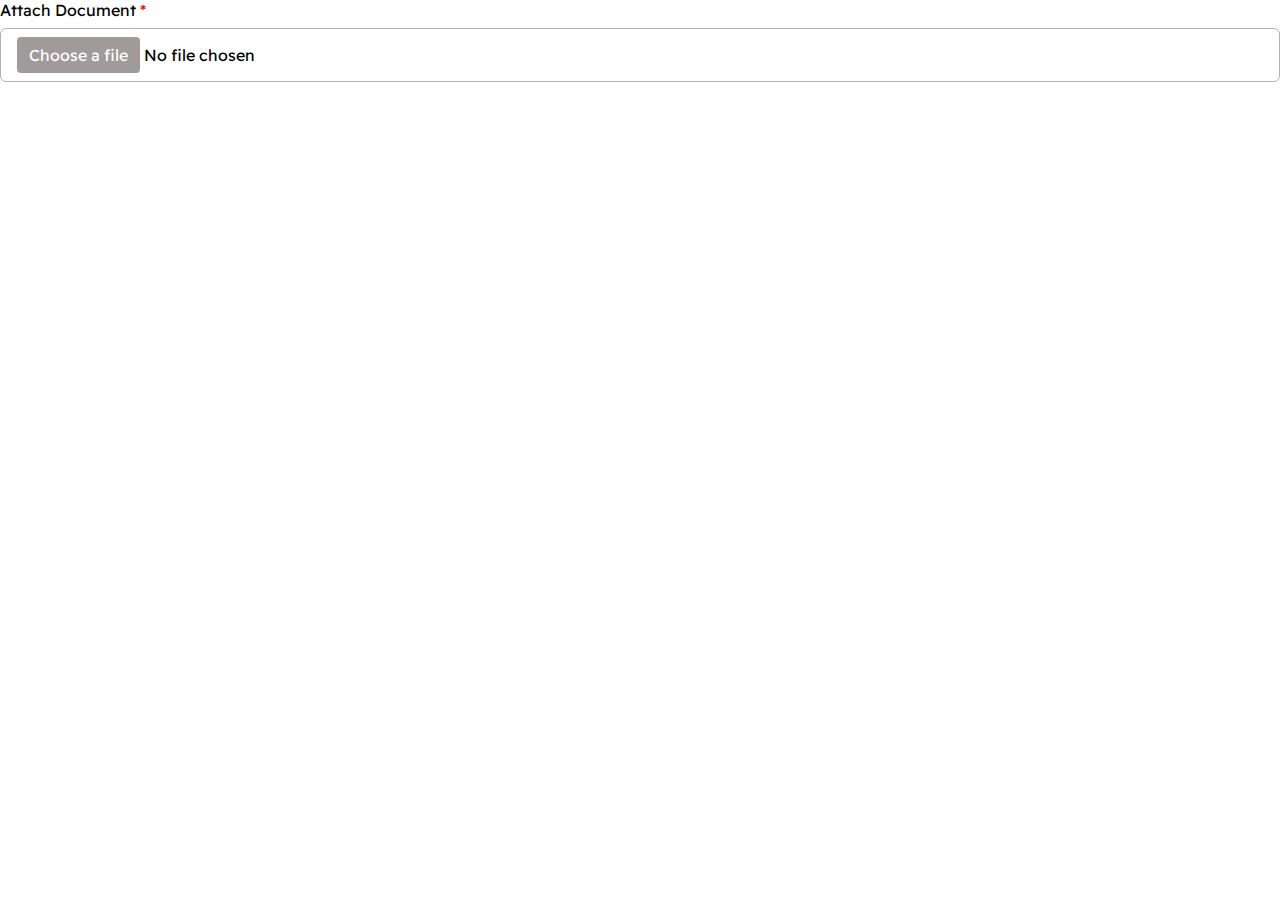
<file: file-input.html>
<!DOCTYPE html>
<html lang="en">
  <head>
    <meta charset="UTF-8" />
    <meta name="viewport" content="width=device-width, initial-scale=1.0" />
    <title>Document</title>
    <link rel="stylesheet" href="/css/global.css" />
    <link rel="stylesheet" href="/css/style.css" />
    <style>
      .file-upload-wrapper {
        display: inline-block;
        position: relative;
      }

      #custom-file-label {
        background-color: rgb(160, 154, 154);
        color: white;
        padding: 8px 12px;
        cursor: pointer;
        border-radius: 4px;
        font-size: 16px;
      }

      #file-input {
        display: none;
      }
    </style>
  </head>
  <body>
    <!-- file input -->
    <label class="flex flex-col gap-2 flex-1">
      <span>Attach Document <span class="text-red">*</span></span>
      <div
        class="file-upload-wrapper p-4 flex items-center gap-2 rounded-md border border-gray-300"
      >
        <input type="file" id="file-input" hidden />
        <label for="file-input" id="custom-file-label">Choose a file</label>
        <span id="no-file-messege">No file chosen</span>
      </div>
      <span id="file-name"></span>
    </label>
    <!-- ------------------------ -->
    <script>
      const fileInput = document.getElementById("file-input");
      const noFile = document.getElementById("no-file-messege");
      const fileName = document.getElementById("file-name");
      fileInput.addEventListener("change", function () {
        const fileLable =
          fileInput.files.length > 0
            ? fileInput.files[0].name
            : "Choose a file";
        noFile.textContent = "";
        fileName.textContent = fileLable;
      });
    </script>
  </body>
</html>
</file>
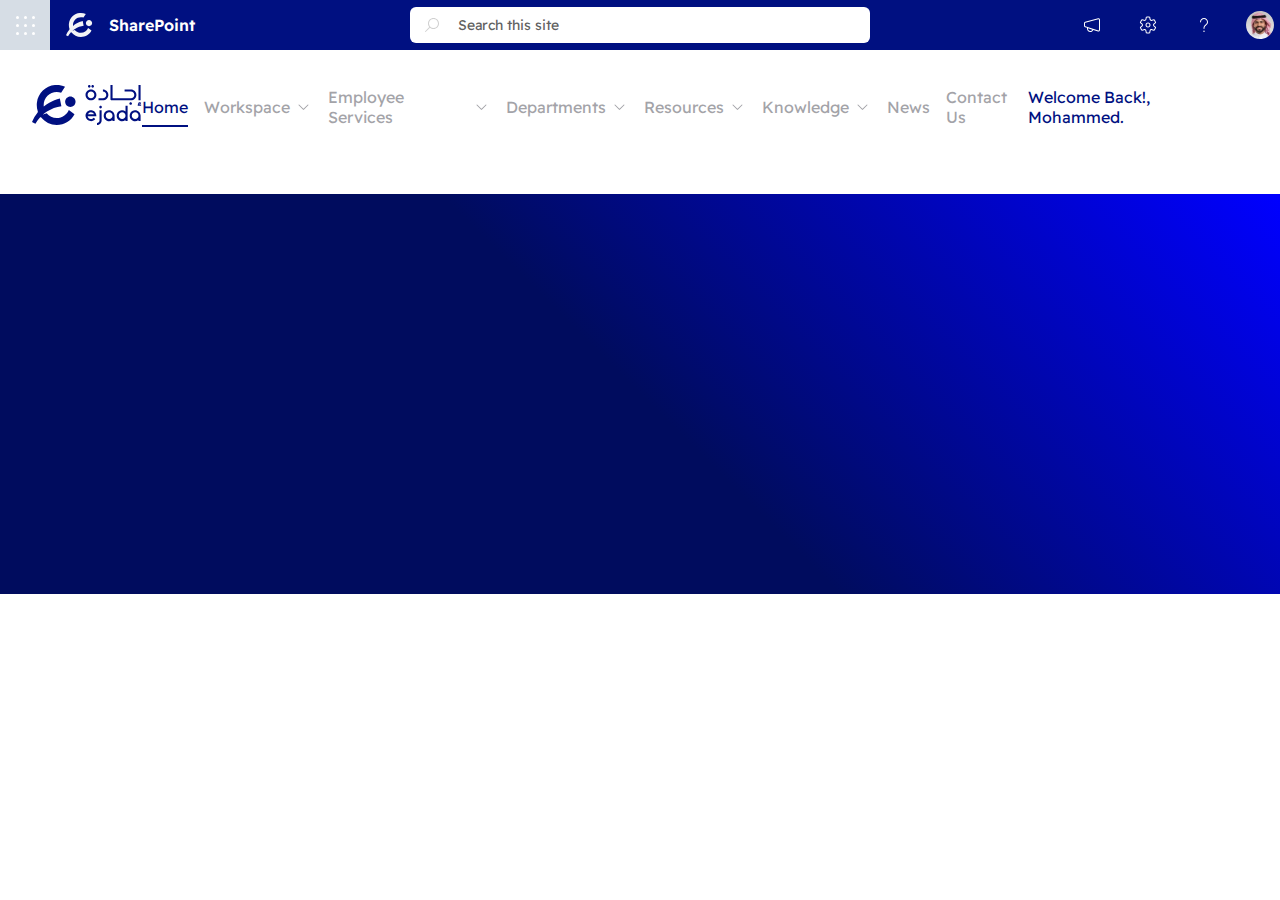
<file: new-nav.html>
<!DOCTYPE html>
<html>
  <head>
    <!-- <script src="/scripts/index.js"></script> -->
    <link rel="stylesheet" href="/css/global.css" />
    <link rel="stylesheet" href="/css/style.css" />
  </head>
  <body>
    <header>
      <div class="sharepoint">
        <!-- Left Controls Component -->
        <div class="component">
          <div class="waffle">
            <div class="sub-waffle">
              <span></span><span></span><span></span>
            </div>
            <div class="sub-waffle">
              <span></span><span></span><span></span>
            </div>
            <div class="sub-waffle">
              <span></span><span></span><span></span>
            </div>
          </div>
          <img src="/assets/logos/logo-white-minimal.svg" alt="minimal logo" />
          <h3 class="text-sm text-white font-semibold">SharePoint</h3>
        </div>
        <!-- Search Component -->
        <div class="component justify-center">
          <div class="search-component p-2 px-3 rounded-md">
            <img src="/assets/icons/search.svg" />
            <input type="text" placeholder="Search this site" />
          </div>
        </div>
        <!-- Right Controls Component -->
        <div class="component justify-end">
          <div class="sub-component">
            <img src="/assets/icons/megaphone.svg" />
          </div>
          <div class="sub-component">
            <img src="/assets/icons/settings.svg" />
          </div>
          <div class="sub-component">
            <img src="/assets/icons/question.svg" />
          </div>
          <div class="sub-component">
            <img src="/assets/images/persona.svg" />
          </div>
        </div>
      </div>
      <nav>
        <div class="logo">
          <img src="/assets/logos/logo-default.svg" />
        </div>
        <ul class="nav-list">
          <li class="nav-item active"><a href="#" class="nav-link">Home</a></li>
          <li class="nav-item">
            <a href="#" class="nav-link">
              Workspace
              <img src="/assets/icons/arrow.svg" />
            </a>
            <ul
              class="hide drop-down-list flex bg-primary p-4 shadow flex-col rounded-lg w-96 justify-between gap-4 absolute my-6"
            >
              <li class="text-white font-bold">Employee Services</li>
              <li><a href="#" class="text-white">Lorem ipsum </a></li>
              <li><a href="#" class="text-white">Lorem ipsum</a></li>
              <li><a href="#" class="text-white">Lorem ipsum</a></li>
              <li><a href="#" class="text-white">Lorem ipsum</a></li>
            </ul>
          </li>
          <li class="nav-item">
            <a href="#" class="nav-link">
              Employee Services
              <img src="/assets/icons/arrow.svg" />
            </a>
            <ul
              class="hide drop-down-list flex bg-primary p-4 shadow flex-col rounded-lg w-96 justify-between gap-4 absolute my-6"
            >
              <li class="text-white font-bold">Employee Services</li>
              <li><a href="#" class="text-white">Lorem ipsum </a></li>
              <li><a href="#" class="text-white">Lorem ipsum</a></li>
              <li><a href="#" class="text-white">Lorem ipsum</a></li>
              <li><a href="#" class="text-white">Lorem ipsum</a></li>
            </ul>
          </li>

          <li class="nav-item">
            <a href="#" class="nav-link">
              Departments
              <img src="/assets/icons/arrow.svg" />
            </a>
            <ul
              class="hide drop-down-list flex bg-primary p-4 shadow flex-col rounded-lg w-96 justify-between gap-4 absolute my-6"
            >
              <li class="text-white font-bold">Employee Services</li>
              <li><a href="#" class="text-white">Lorem ipsum </a></li>
              <li><a href="#" class="text-white">Lorem ipsum</a></li>
              <li><a href="#" class="text-white">Lorem ipsum</a></li>
              <li><a href="#" class="text-white">Lorem ipsum</a></li>
            </ul>
          </li>
          <li class="nav-item">
            <a href="#" class="nav-link">
              Resources
              <img src="/assets/icons/arrow.svg" />
            </a>
            <ul
              class="hide drop-down-list flex bg-primary p-4 shadow flex-col rounded-lg w-96 justify-between gap-4 absolute my-6"
            >
              <li class="text-white font-bold">Employee Services</li>
              <li><a href="#" class="text-white">Lorem ipsum </a></li>
              <li><a href="#" class="text-white">Lorem ipsum</a></li>
              <li><a href="#" class="text-white">Lorem ipsum</a></li>
              <li><a href="#" class="text-white">Lorem ipsum</a></li>
            </ul>
          </li>
          <li class="nav-item">
            <a href="#" class="nav-link">
              Knowledge
              <img src="/assets/icons/arrow.svg" />
            </a>
            <ul
              class="hide drop-down-list flex bg-primary p-4 shadow flex-col rounded-lg w-96 justify-between gap-4 absolute my-6"
            >
              <li class="text-white font-bold">Employee Services</li>
              <li><a href="#" class="text-white">Lorem ipsum </a></li>
              <li><a href="#" class="text-white">Lorem ipsum</a></li>
              <li><a href="#" class="text-white">Lorem ipsum</a></li>
              <li><a href="#" class="text-white">Lorem ipsum</a></li>
            </ul>
          </li>
          <li class="nav-item"><a href="#" class="nav-link">News</a></li>
          <li class="nav-item"><a href="#" class="nav-link">Contact Us</a></li>
        </ul>
        <div class="greetings">
          <h3 class="text-sm font-normal text-primary-dark">
            Welcome Back!, Mohammed.
          </h3>
        </div>
      </nav>
    </header>
    <main>
      <!-- for test bg color-->
      <div class="gradient-primary" style="height: 400px"></div>
    </main>
    <script>
      let navItem = document.querySelectorAll(".nav-item");
      let navItemUL = document.querySelectorAll(".drop-down-list");

      navItem.forEach((element, index) => {
        element.addEventListener("click", (e) => {
          navItemUL.forEach((ele) => {
            ele.classList.add("hide");
          });
          navItemUL[index - 1].classList.toggle("hide");
          console.log("test" + index);
        });
      });

      //   ////////// hide nav list when click outside
      window.addEventListener("click", function (e) {
        if (
          !e.target.closest(".nav-item") &&
          !e.target.closest(".drop-down-list")
        ) {
          navItemUL.forEach((ele) => {
            ele.classList.add("hide");
          });
        }
      });
    </script>
  </body>
</html>
</file>
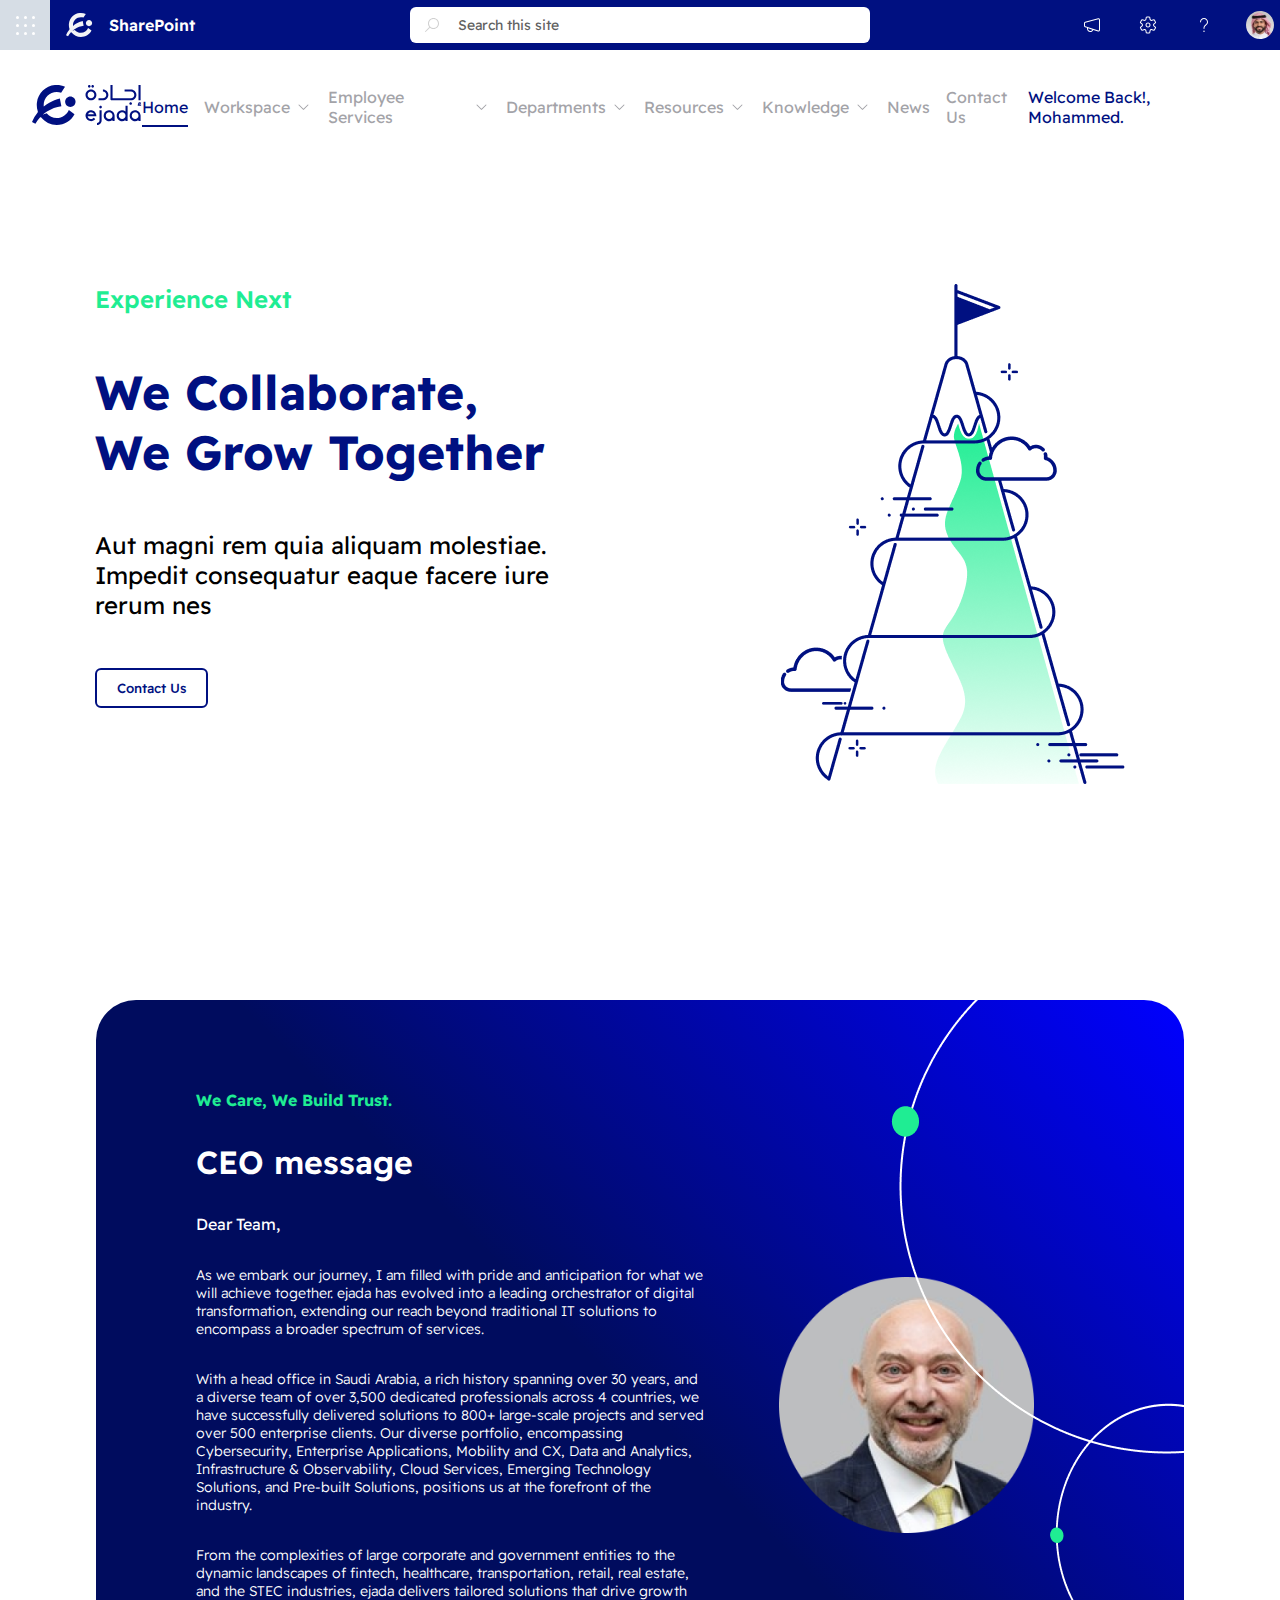
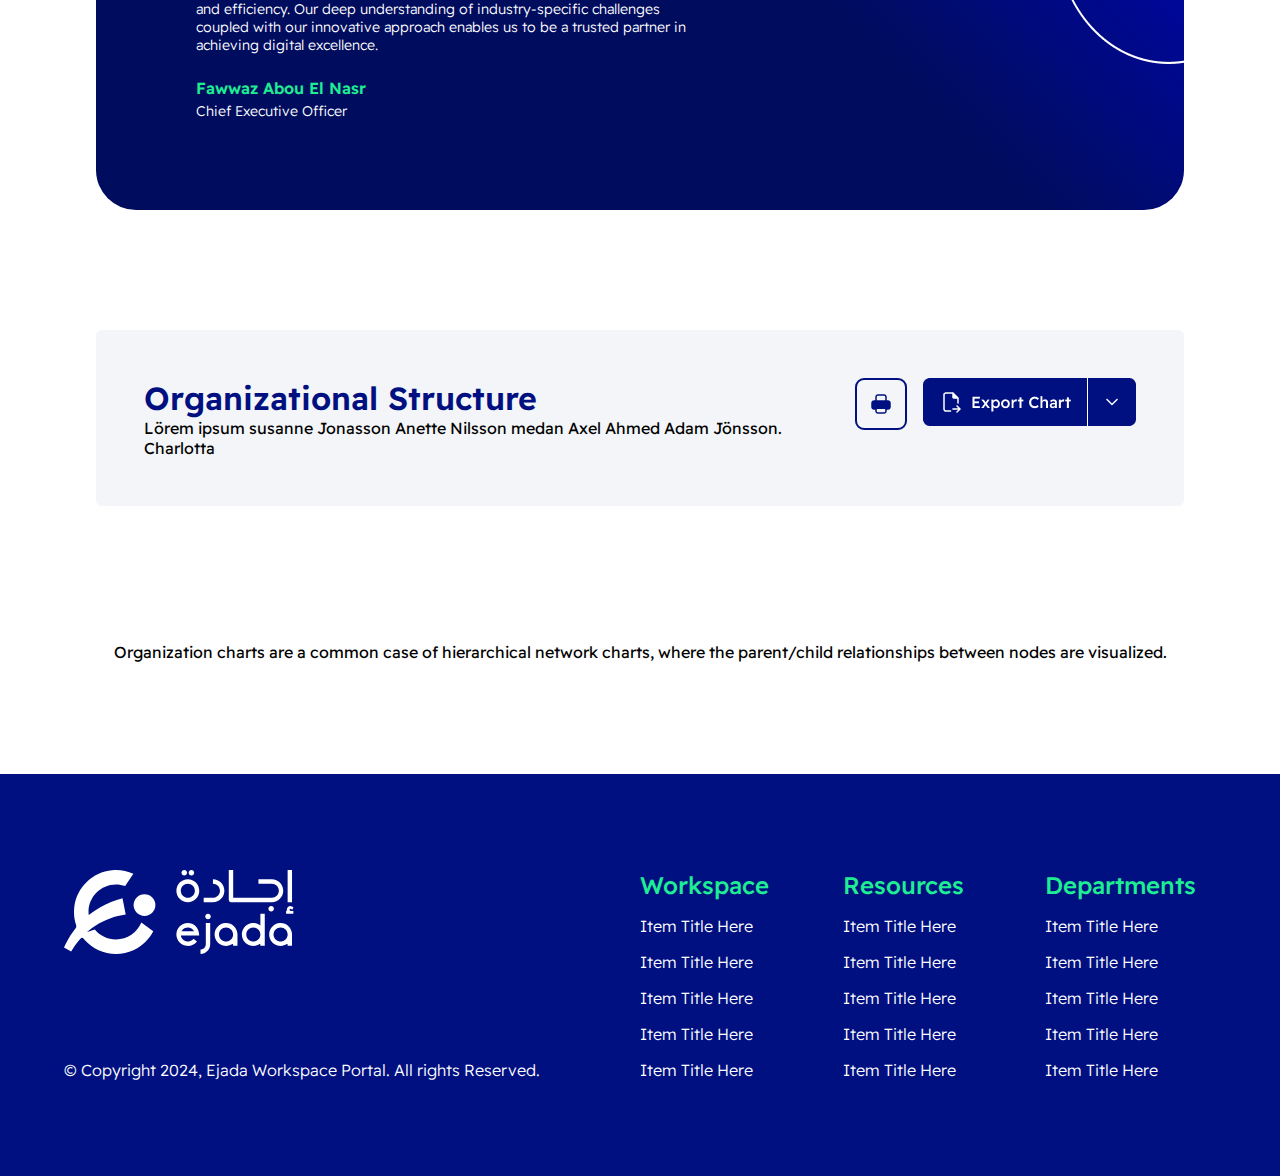
<file: organizational.html>
<!DOCTYPE html>
<html lang="en">
  <head>
    <meta charset="UTF-8" />
    <meta name="viewport" content="width=device-width, initial-scale=1.0" />
    <title>Ejada Workspace</title>
    <link rel="stylesheet" href="./css/style.css" />
    <script src="https://code.highcharts.com/highcharts.js"></script>
    <script src="https://code.highcharts.com/modules/sankey.js"></script>
    <script src="https://code.highcharts.com/modules/organization.js"></script>
    <script src="https://code.highcharts.com/modules/exporting.js"></script>
    <script src="https://code.highcharts.com/modules/accessibility.js"></script>
  </head>
  <body>
    <header>
      <div class="sharepoint">
        <!-- Left Controls Component -->
        <div class="component">
          <div class="waffle">
            <div class="sub-waffle">
              <span></span><span></span><span></span>
            </div>
            <div class="sub-waffle">
              <span></span><span></span><span></span>
            </div>
            <div class="sub-waffle">
              <span></span><span></span><span></span>
            </div>
          </div>
          <img src="/assets/logos/logo-white-minimal.svg" alt="minimal logo" />
          <h3 class="text-sm text-white font-semibold">SharePoint</h3>
        </div>
        <!-- Search Component -->
        <div class="component justify-center">
          <div class="search-component p-2 px-3 rounded-md">
            <img src="/assets/icons/search.svg" />
            <input type="text" placeholder="Search this site" />
          </div>
        </div>
        <!-- Right Controls Component -->
        <div class="component justify-end">
          <div class="sub-component">
            <img src="/assets/icons/megaphone.svg" />
          </div>
          <div class="sub-component">
            <img src="/assets/icons/settings.svg" />
          </div>
          <div class="sub-component">
            <img src="/assets/icons/question.svg" />
          </div>
          <div class="sub-component">
            <img src="/assets/images/persona.svg" />
          </div>
        </div>
      </div>
      <nav>
        <div class="logo">
          <img src="/assets/logos/logo-default.svg" />
        </div>
        <ul class="nav-list">
          <li class="nav-item active"><a href="#" class="nav-link">Home</a></li>
          <li class="nav-item">
            <a href="#" class="nav-link">
              Workspace
              <img src="/assets/icons/arrow.svg" />
            </a>
          </li>
          <li class="nav-item">
            <a href="#" class="nav-link">
              Employee Services
              <img src="/assets/icons/arrow.svg" />
            </a>
          </li>
          <li class="nav-item">
            <a href="#" class="nav-link">
              Departments
              <img src="/assets/icons/arrow.svg" />
            </a>
          </li>
          <li class="nav-item">
            <a href="#" class="nav-link">
              Resources
              <img src="/assets/icons/arrow.svg" />
            </a>
          </li>
          <li class="nav-item">
            <a href="#" class="nav-link">
              Knowledge
              <img src="/assets/icons/arrow.svg" />
            </a>
          </li>
          <li class="nav-item"><a href="#" class="nav-link">News</a></li>
          <li class="nav-item"><a href="#" class="nav-link">Contact Us</a></li>
        </ul>
        <div class="greetings">
          <h3 class="text-sm font-normal text-primary-dark">
            Welcome Back!, Mohammed.
          </h3>
        </div>
      </nav>
      <div class="hero-container">
        <div class="hero flex flex-col gap-12">
          <h3 class="text-md text-accent font-semibold">Experience Next</h3>
          <h1 class="text-2xl text-primary-dark font-bold">
            We Collaborate, <br />
            We Grow Together
          </h1>
          <p class="text-md">
            Aut magni rem quia aliquam molestiae. Impedit consequatur eaque
            facere iure rerum nes
          </p>
          <button class="outlined-btn max-w-max font-medium rounded-md">
            Contact Us
          </button>
        </div>
        <div class="hero flex justify-center">
          <img
            src="/assets/images/mountin.png"
            alt="A illustration shows awards"
          />
        </div>
      </div>
    </header>
    <main class="p-24 flex flex-col gap-24">
      <div class="card-component gradient-primary">
        <img class="card-shape" src="/assets/images/ring-Group2.png" />
        <div class="flex gap-5">
          <div>
            <div class="flex flex-col gap-8">
              <h6 class="text-sm text-accent">We Care, We Build Trust.</h6>
              <h3 class="text-lg font-semibold text-white">CEO message</h3>
              <p class="text-white">Dear Team,</p>
              <p class="text-xs text-white font-light">
                As we embark our journey, I am filled with pride and
                anticipation for what we will achieve together. ejada has
                evolved into a leading orchestrator of digital transformation,
                extending our reach beyond traditional IT solutions to encompass
                a broader spectrum of services.
              </p>
              <p class="text-xs text-white font-light">
                With a head office in Saudi Arabia, a rich history spanning over
                30 years, and a diverse team of over 3,500 dedicated
                professionals across 4 countries, we have successfully delivered
                solutions to 800+ large-scale projects and served over 500
                enterprise clients. Our diverse portfolio, encompassing
                Cybersecurity, Enterprise Applications, Mobility and CX, Data
                and Analytics, Infrastructure & Observability, Cloud Services,
                Emerging Technology Solutions, and Pre-built Solutions,
                positions us at the forefront of the industry.
              </p>
              <p class="text-xs text-white font-light">
                From the complexities of large corporate and government entities
                to the dynamic landscapes of fintech, healthcare,
                transportation, retail, real estate, and the STEC industries,
                ejada delivers tailored solutions that drive growth and
                efficiency. Our deep understanding of industry-specific
                challenges coupled with our innovative approach enables us to be
                a trusted partner in achieving digital excellence.
              </p>
            </div>
            <div class="flex flex-col gap-1 mt-6">
              <span class="text-sm text-green font-semibold"
                >Fawwaz Abou El Nasr</span
              >
              <span class="text-xs text-white font-light"
                >Chief Executive Officer</span
              >
            </div>
          </div>
          <div class="ceo-messege-image">
            <img src="/assets/images/ceo image.png" alt="" />
          </div>
        </div>
      </div>
      <div class="bg-off flex justify-between p-12 my-6 rounded-md">
        <div>
          <h3 class="text-lg text-primary-dark font-semibold">
            Organizational Structure
          </h3>
          <p>
            Lörem ipsum susanne Jonasson Anette Nilsson medan Axel Ahmed Adam
            Jönsson. Charlotta
          </p>
        </div>
        <div class="flex items-start gap-4">
          <img src="/assets/icons/printer.svg" />
          <img src="/assets/images/button.png" class="w-auto" />
        </div>
      </div>

      <figure class="highcharts-figure">
        <div id="container"></div>
        <p class="highcharts-description">
          Organization charts are a common case of hierarchical network charts,
          where the parent/child relationships between nodes are visualized.
        </p>
      </figure>
    </main>
    <footer>
      <div class="brand">
        <img src="/assets/logos/logo-white.svg" alt="Ejada's white logo" />
        <p class="text-sm font-light">
          © Copyright 2024, Ejada Workspace Portal. All rights Reserved.
        </p>
      </div>
      <div class="links-container">
        <div class="links">
          <h3 class="text-md font-medium text-accent">Workspace</h3>
          <ul>
            <li>
              <a href="#" class="decoration-none font-light text-sm"
                >Item Title Here</a
              >
            </li>
            <li>
              <a href="#" class="decoration-none font-light text-sm"
                >Item Title Here</a
              >
            </li>
            <li>
              <a href="#" class="decoration-none font-light text-sm"
                >Item Title Here</a
              >
            </li>
            <li>
              <a href="#" class="decoration-none font-light text-sm"
                >Item Title Here</a
              >
            </li>
            <li>
              <a href="#" class="decoration-none font-light text-sm"
                >Item Title Here</a
              >
            </li>
          </ul>
        </div>
        <div class="links">
          <h3 class="text-md font-medium text-accent">Resources</h3>
          <ul>
            <li>
              <a href="#" class="decoration-none font-light text-sm"
                >Item Title Here</a
              >
            </li>
            <li>
              <a href="#" class="decoration-none font-light text-sm"
                >Item Title Here</a
              >
            </li>
            <li>
              <a href="#" class="decoration-none font-light text-sm"
                >Item Title Here</a
              >
            </li>
            <li>
              <a href="#" class="decoration-none font-light text-sm"
                >Item Title Here</a
              >
            </li>
            <li>
              <a href="#" class="decoration-none font-light text-sm"
                >Item Title Here</a
              >
            </li>
          </ul>
        </div>
        <div class="links">
          <h3 class="text-md font-medium text-accent">Departments</h3>
          <ul>
            <li>
              <a href="#" class="decoration-none font-light text-sm"
                >Item Title Here</a
              >
            </li>
            <li>
              <a href="#" class="decoration-none font-light text-sm"
                >Item Title Here</a
              >
            </li>
            <li>
              <a href="#" class="decoration-none font-light text-sm"
                >Item Title Here</a
              >
            </li>
            <li>
              <a href="#" class="decoration-none font-light text-sm"
                >Item Title Here</a
              >
            </li>
            <li>
              <a href="#" class="decoration-none font-light text-sm"
                >Item Title Here</a
              >
            </li>
          </ul>
        </div>
      </div>
    </footer>
    <script src="https://cdn.jsdelivr.net/npm/gsap@3.12.5/dist/gsap.min.js"></script>
    <script src="https://code.jquery.com/jquery-3.7.1.min.js"></script>
    <script src="/js/index.js"></script>
  </body>
</html>
</file>
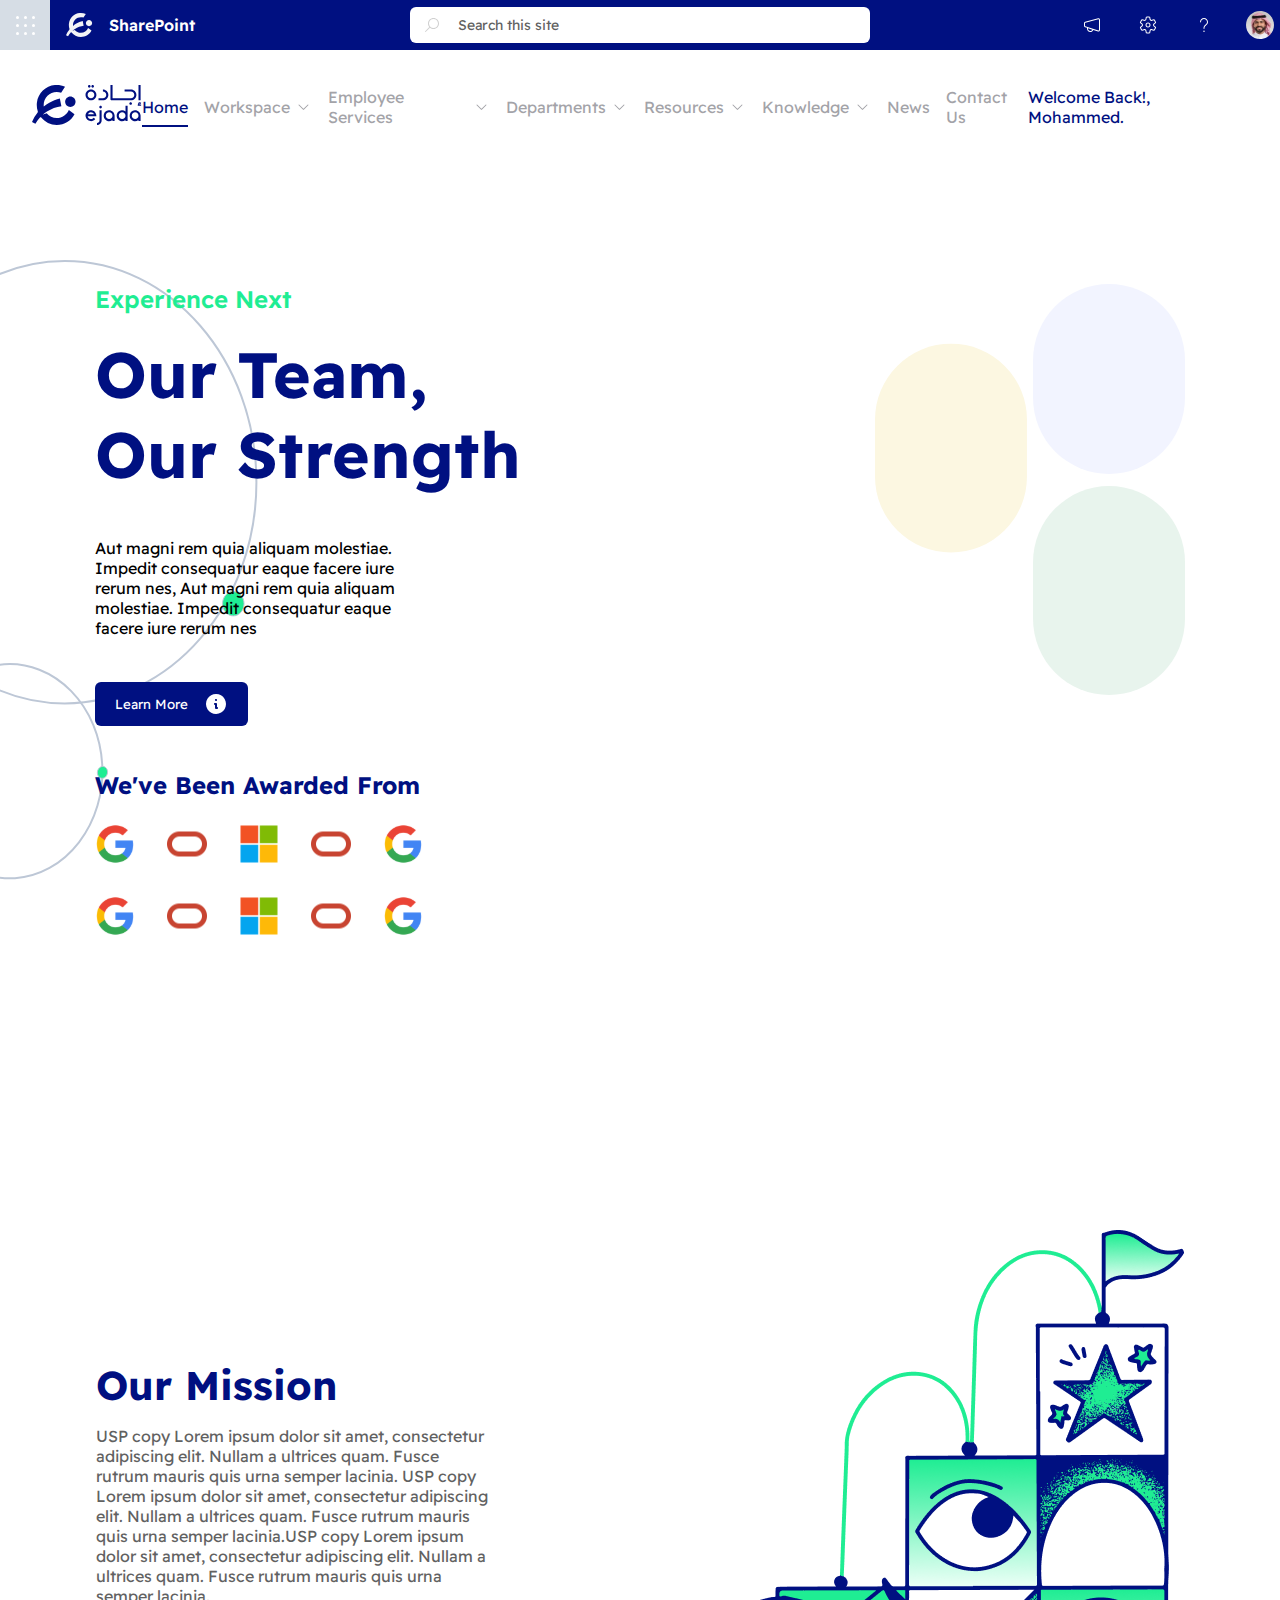
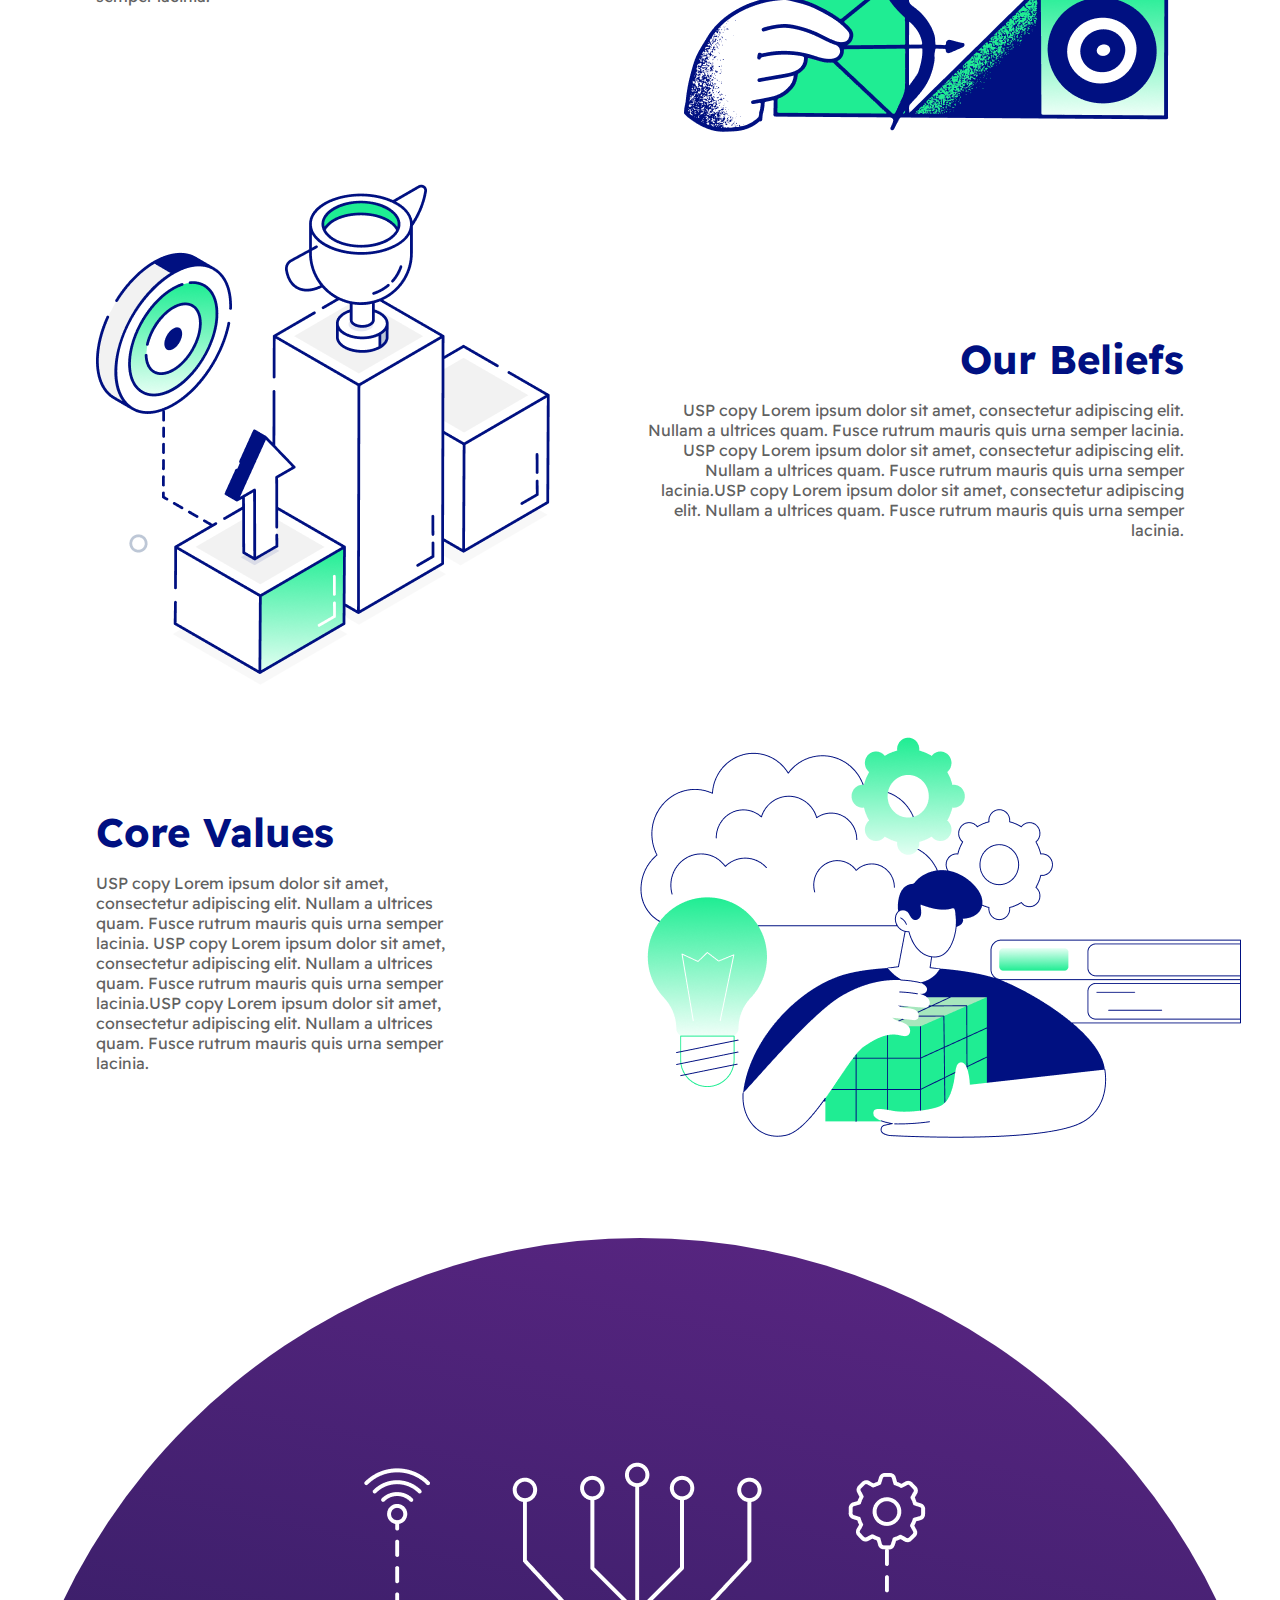
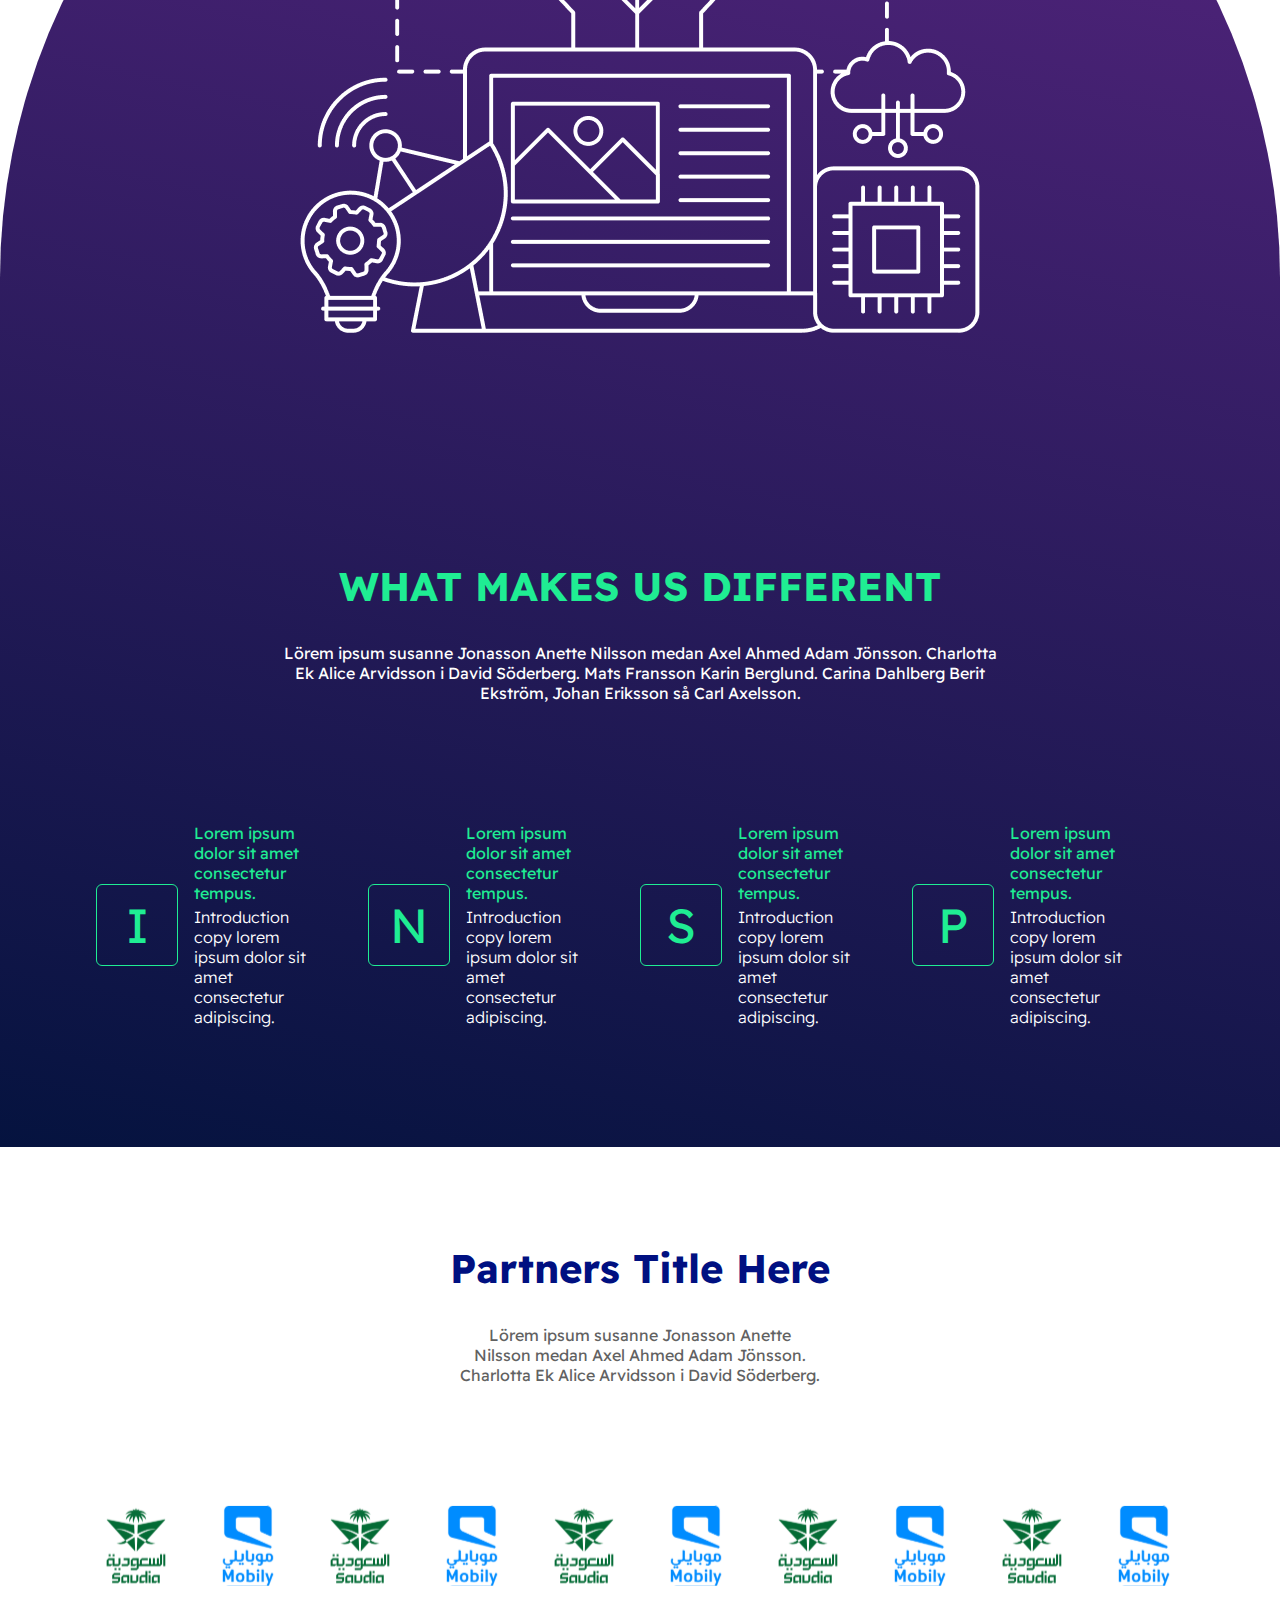
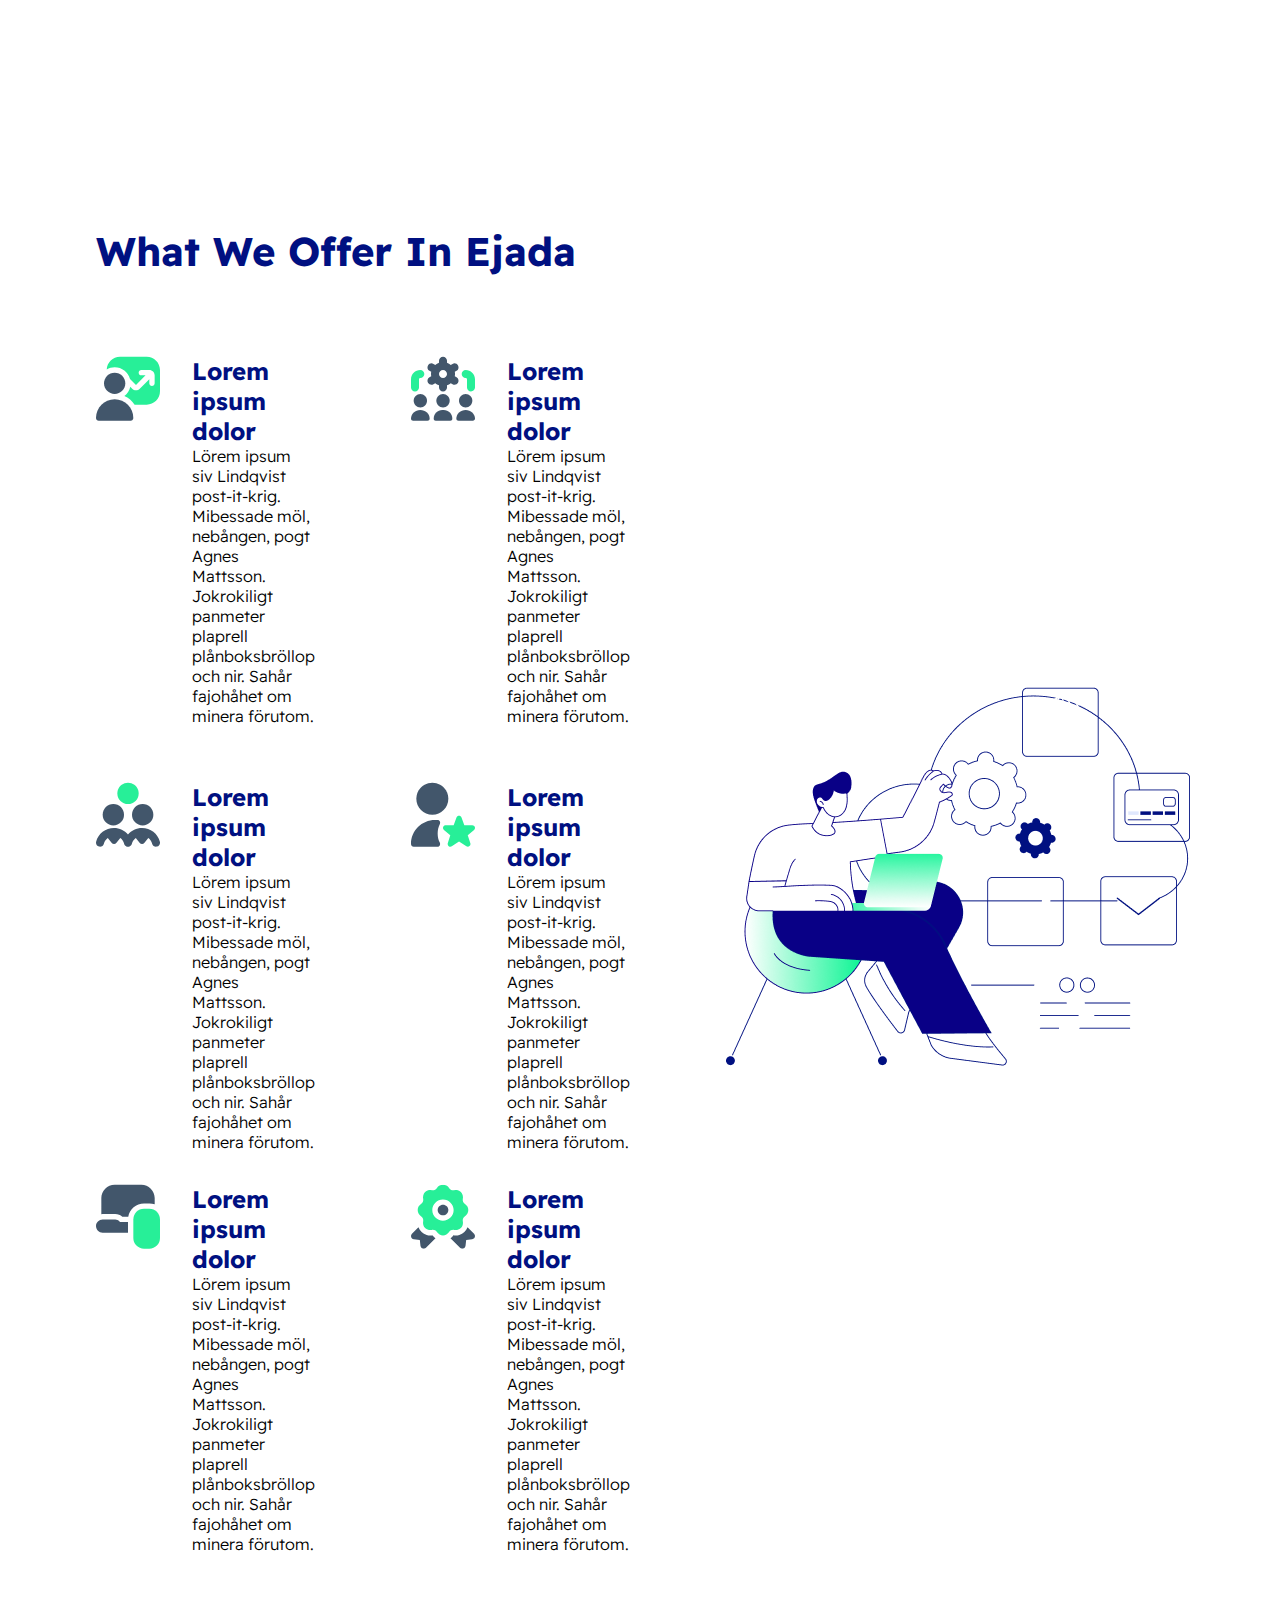
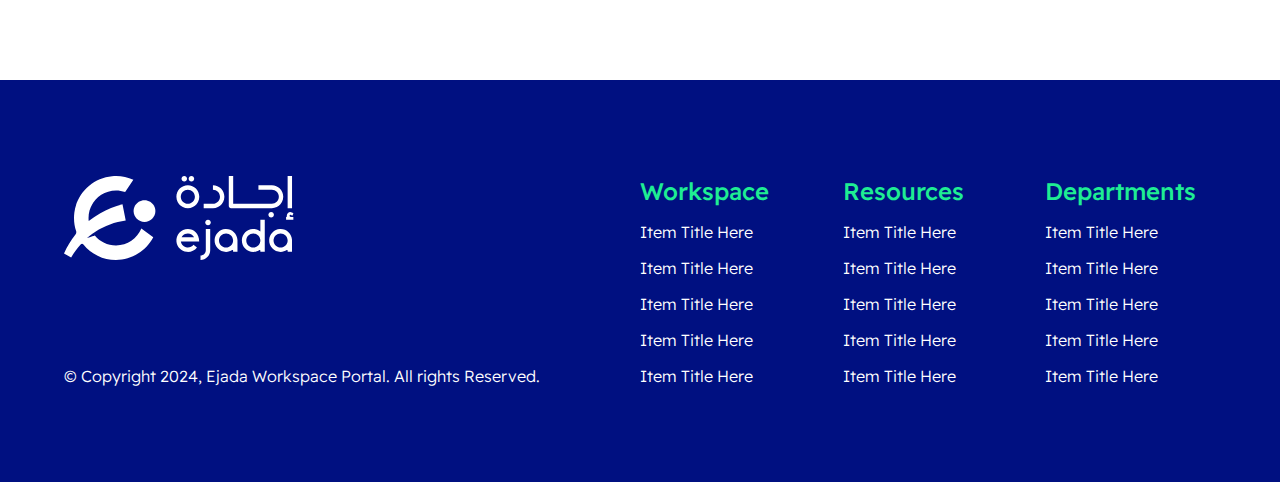
<file: overview.html>
<!DOCTYPE html>
<html lang="en">
  <head>
    <meta charset="UTF-8" />
    <meta name="viewport" content="width=device-width, initial-scale=1.0" />
    <title>Ejada Workspace</title>
    <link rel="stylesheet" href="./css/style.css" />
  </head>

  <body>
    <header>
      <div class="sharepoint">
        <!-- Left Controls Component -->
        <div class="component">
          <div class="waffle">
            <div class="sub-waffle">
              <span></span><span></span><span></span>
            </div>
            <div class="sub-waffle">
              <span></span><span></span><span></span>
            </div>
            <div class="sub-waffle">
              <span></span><span></span><span></span>
            </div>
          </div>
          <img src="/assets/logos/logo-white-minimal.svg" alt="minimal logo" />
          <h3 class="text-sm text-white font-semibold">SharePoint</h3>
        </div>
        <!-- Search Component -->
        <div class="component justify-center">
          <div class="search-component p-2 px-3 rounded-md">
            <img src="/assets/icons/search.svg" />
            <input type="text" placeholder="Search this site" />
          </div>
        </div>
        <!-- Right Controls Component -->
        <div class="component justify-end">
          <div class="sub-component">
            <img src="/assets/icons/megaphone.svg" />
          </div>
          <div class="sub-component">
            <img src="/assets/icons/settings.svg" />
          </div>
          <div class="sub-component">
            <img src="/assets/icons/question.svg" />
          </div>
          <div class="sub-component">
            <img src="/assets/images/persona.svg" />
          </div>
        </div>
      </div>
      <nav>
        <div class="logo">
          <img src="/assets/logos/logo-default.svg" />
        </div>
        <ul class="nav-list">
          <li class="nav-item active"><a href="#" class="nav-link">Home</a></li>
          <li class="nav-item">
            <a href="#" class="nav-link">
              Workspace
              <img src="/assets/icons/arrow.svg" />
            </a>
            <ul
              class="hide drop-down-list flex bg-primary p-4 shadow flex-col rounded-lg w-96 justify-between gap-4 absolute my-6"
            >
              <li class="text-white font-bold">Employee Services</li>
              <li><a href="#" class="text-white">Lorem ipsum </a></li>
              <li><a href="#" class="text-white">Lorem ipsum</a></li>
              <li><a href="#" class="text-white">Lorem ipsum</a></li>
              <li><a href="#" class="text-white">Lorem ipsum</a></li>
            </ul>
          </li>
          <li class="nav-item">
            <a href="#" class="nav-link">
              Employee Services
              <img src="/assets/icons/arrow.svg" />
            </a>
            <ul
              class="hide drop-down-list flex bg-primary p-4 shadow flex-col rounded-lg w-96 justify-between gap-4 absolute my-6"
            >
              <li class="text-white font-bold">Employee Services</li>
              <li><a href="#" class="text-white">Lorem ipsum </a></li>
              <li><a href="#" class="text-white">Lorem ipsum</a></li>
              <li><a href="#" class="text-white">Lorem ipsum</a></li>
              <li><a href="#" class="text-white">Lorem ipsum</a></li>
            </ul>
          </li>

          <li class="nav-item">
            <a href="#" class="nav-link">
              Departments
              <img src="/assets/icons/arrow.svg" />
            </a>
            <ul
              class="hide drop-down-list flex bg-primary p-4 shadow flex-col rounded-lg w-96 justify-between gap-4 absolute my-6"
            >
              <li class="text-white font-bold">Employee Services</li>
              <li><a href="#" class="text-white">Lorem ipsum </a></li>
              <li><a href="#" class="text-white">Lorem ipsum</a></li>
              <li><a href="#" class="text-white">Lorem ipsum</a></li>
              <li><a href="#" class="text-white">Lorem ipsum</a></li>
            </ul>
          </li>
          <li class="nav-item">
            <a href="#" class="nav-link">
              Resources
              <img src="/assets/icons/arrow.svg" />
            </a>
            <ul
              class="hide drop-down-list flex bg-primary p-4 shadow flex-col rounded-lg w-96 justify-between gap-4 absolute my-6"
            >
              <li class="text-white font-bold">Employee Services</li>
              <li><a href="#" class="text-white">Lorem ipsum </a></li>
              <li><a href="#" class="text-white">Lorem ipsum</a></li>
              <li><a href="#" class="text-white">Lorem ipsum</a></li>
              <li><a href="#" class="text-white">Lorem ipsum</a></li>
            </ul>
          </li>
          <li class="nav-item">
            <a href="#" class="nav-link">
              Knowledge
              <img src="/assets/icons/arrow.svg" />
            </a>
            <ul
              class="hide drop-down-list flex bg-primary p-4 shadow flex-col rounded-lg w-96 justify-between gap-4 absolute my-6"
            >
              <li class="text-white font-bold">Employee Services</li>
              <li><a href="#" class="text-white">Lorem ipsum </a></li>
              <li><a href="#" class="text-white">Lorem ipsum</a></li>
              <li><a href="#" class="text-white">Lorem ipsum</a></li>
              <li><a href="#" class="text-white">Lorem ipsum</a></li>
            </ul>
          </li>
          <li class="nav-item"><a href="#" class="nav-link">News</a></li>
          <li class="nav-item"><a href="#" class="nav-link">Contact Us</a></li>
        </ul>
        <div class="greetings">
          <h3 class="text-sm font-normal text-primary-dark">
            Welcome Back!, Mohammed.
          </h3>
        </div>
      </nav>
      <div class="hero-container relative">
        <div class="hero flex flex-col gap-5">
          <span class="text-accent font-semibold text-md">Experience Next</span>
          <h1 class="text-3xl text-primary-dark font-bold">
            Our Team, <br />
            Our Strength
          </h1>
          <p class="text-sm py-6 font-normal w-2-3">
            Aut magni rem quia aliquam molestiae. Impedit consequatur eaque
            facere iure rerum nes, Aut magni rem quia aliquam molestiae. Impedit
            consequatur eaque facere iure rerum nes
          </p>
          <button class="filled-btn rounded-md w-fit flex items-center">
            Learn More
            <img src="/assets/icons/info-white.svg" />
          </button>
          <div class="py-6">
            <h4 class="text-md text-primary-dark">We've Been Awarded From</h4>
            <div class="flex py-6 gap-8 flex-col">
              <div class="flex gap-8">
                <div class="flex gap-8">
                  <img class="w-10" src="/assets/logos/google.svg" />
                  <img class="w-10" src="/assets/logos/oracle.svg" />
                  <img class="w-10" src="/assets/logos/microsoft.svg" />
                </div>
                <div class="flex gap-8">
                  <img class="w-10" src="/assets/logos/oracle.svg" />
                  <img class="w-10" src="/assets/logos/google.svg" />
                </div>
              </div>
              <div class="flex gap-8">
                <div class="flex gap-8">
                  <img class="w-10" src="/assets/logos/google.svg" />
                  <img class="w-10" src="/assets/logos/oracle.svg" />
                  <img class="w-10" src="/assets/logos/microsoft.svg" />
                </div>
                <div class="flex gap-8">
                  <img class="w-10" src="/assets/logos/oracle.svg" />
                  <img class="w-10" src="/assets/logos/google.svg" />
                </div>
              </div>
            </div>
          </div>
          <img
            src="/assets/images/rings-group.svg"
            class="absolute top-24 z-negative"
            style="left: -10%"
          />
        </div>
        <div class="hero flex justify-end items-start">
          <img class="w-2-3" src="/assets/images/eggshape.svg" />
        </div>
      </div>
    </header>
    <main class="">
      <div class="flex flex-col gap-12 p-24">
        <div class="flex w-full justify-between items-center">
          <div class="flex flex-col gap-4">
            <h4 class="text-xl text-primary-dark">Our Mission</h4>
            <p class="w-2-3 text-gray">
              USP copy Lorem ipsum dolor sit amet, consectetur adipiscing elit.
              Nullam a ultrices quam. Fusce rutrum mauris quis urna semper
              lacinia. USP copy Lorem ipsum dolor sit amet, consectetur
              adipiscing elit. Nullam a ultrices quam. Fusce rutrum mauris quis
              urna semper lacinia.USP copy Lorem ipsum dolor sit amet,
              consectetur adipiscing elit. Nullam a ultrices quam. Fusce rutrum
              mauris quis urna semper lacinia.
            </p>
          </div>
          <div class="w-1-2">
            <img src="/assets/images/mission.png" />
          </div>
        </div>
        <div class="flex flex-basis-3 justify-between items-center">
          <div class="w-1-2"><img src="/assets/images/cups.png" /></div>

          <div class="flex flex-col gap-4 flex-basis-2">
            <h4 class="text-xl text-primary-dark text-right">Our Beliefs</h4>
            <p class="text-gray text-right">
              USP copy Lorem ipsum dolor sit amet, consectetur adipiscing elit.
              Nullam a ultrices quam. Fusce rutrum mauris quis urna semper
              lacinia. USP copy Lorem ipsum dolor sit amet, consectetur
              adipiscing elit. Nullam a ultrices quam. Fusce rutrum mauris quis
              urna semper lacinia.USP copy Lorem ipsum dolor sit amet,
              consectetur adipiscing elit. Nullam a ultrices quam. Fusce rutrum
              mauris quis urna semper lacinia.
            </p>
          </div>
        </div>
        <div class="flex w-full justify-between items-center">
          <div class="flex flex-col gap-4">
            <h4 class="text-xl text-primary-dark">Core Values</h4>
            <p class="w-2-3 text-gray">
              USP copy Lorem ipsum dolor sit amet, consectetur adipiscing elit.
              Nullam a ultrices quam. Fusce rutrum mauris quis urna semper
              lacinia. USP copy Lorem ipsum dolor sit amet, consectetur
              adipiscing elit. Nullam a ultrices quam. Fusce rutrum mauris quis
              urna semper lacinia.USP copy Lorem ipsum dolor sit amet,
              consectetur adipiscing elit. Nullam a ultrices quam. Fusce rutrum
              mauris quis urna semper lacinia.
            </p>
          </div>
          <div class="w-1-2">
            <img src="/assets/images/solving.png" />
          </div>
        </div>
      </div>
      <div
        class="rounded-t-full w-full min-h-screen gradient-secondary-0 p-24 flex flex-col gap-24 justify-center items-center"
      >
        <div class="p-32">
          <img src="/assets/images/techs.png" />
        </div>
        <div class="text-center flex flex-col gap-8 items-center">
          <h4 class="text-xl text-accent uppercase">What Makes Us Different</h4>
          <p class="text-white text-center w-2-3">
            Lörem ipsum susanne Jonasson Anette Nilsson medan Axel Ahmed Adam
            Jönsson. Charlotta Ek Alice Arvidsson i David Söderberg. Mats
            Fransson Karin Berglund. Carina Dahlberg Berit Ekström, Johan
            Eriksson så Carl Axelsson.
          </p>
        </div>
        <div class="flex justify-center w-full py-6">
          <div class="flex gap-4 items-center flex-grow-even">
            <div
              class="text-5xl text-accent border border-accent rounded-md w-12 h-12 flex justify-center items-center p-10"
            >
              I
            </div>
            <div class="flex flex-col gap-1">
              <p class="text-accent text-sm w-2-3">
                Lorem ipsum dolor sit amet consectetur tempus.
              </p>
              <p class="text-white text-sm w-2-3 font-light">
                Introduction copy lorem ipsum dolor sit amet consectetur
                adipiscing.
              </p>
            </div>
          </div>
          <div class="flex gap-4 items-center flex-grow-even">
            <div
              class="text-5xl text-accent border border-accent rounded-md w-12 h-12 flex justify-center items-center p-10"
            >
              N
            </div>
            <div class="flex flex-col gap-1">
              <p class="text-accent text-sm w-2-3">
                Lorem ipsum dolor sit amet consectetur tempus.
              </p>
              <p class="text-white text-sm w-2-3 font-light">
                Introduction copy lorem ipsum dolor sit amet consectetur
                adipiscing.
              </p>
            </div>
          </div>
          <div class="flex gap-4 items-center flex-grow-even">
            <div
              class="text-5xl text-accent border border-accent rounded-md w-12 h-12 flex justify-center items-center p-10"
            >
              S
            </div>
            <div class="flex flex-col gap-1">
              <p class="text-accent text-sm w-2-3">
                Lorem ipsum dolor sit amet consectetur tempus.
              </p>
              <p class="text-white text-sm w-2-3 font-light">
                Introduction copy lorem ipsum dolor sit amet consectetur
                adipiscing.
              </p>
            </div>
          </div>
          <div class="flex gap-4 items-center flex-grow-even">
            <div
              class="text-5xl text-accent border border-accent rounded-md w-12 h-12 flex justify-center items-center p-10"
            >
              P
            </div>
            <div class="flex flex-col gap-1">
              <p class="text-accent text-sm w-2-3">
                Lorem ipsum dolor sit amet consectetur tempus.
              </p>
              <p class="text-white text-sm w-2-3 font-light">
                Introduction copy lorem ipsum dolor sit amet consectetur
                adipiscing.
              </p>
            </div>
          </div>
        </div>
      </div>
      <div class="p-24 flex flex-col gap-24">
        <div class="mx-auto flex flex-col gap-8 items-center">
          <h4 class="text-xl text-primary-dark">Partners Title Here</h4>
          <p class="text-gray w-1-3 text-center">
            Lörem ipsum susanne Jonasson Anette Nilsson medan Axel Ahmed Adam
            Jönsson. Charlotta Ek Alice Arvidsson i David Söderberg.
          </p>
        </div>
        <div class="flex justify-center w-full py-6 gap-8">
          <img src="/assets/icons/saudia.svg" />
          <img src="/assets/icons/mobily.svg" />
          <img src="/assets/icons/saudia.svg" />
          <img src="/assets/icons/mobily.svg" />
          <img src="/assets/icons/saudia.svg" />
          <img src="/assets/icons/mobily.svg" />
          <img src="/assets/icons/saudia.svg" />
          <img src="/assets/icons/mobily.svg" />
          <img src="/assets/icons/saudia.svg" />
          <img src="/assets/icons/mobily.svg" />
        </div>
      </div>
      <div class="p-24 flex gap-24 justify-between items-center">
        <div class="flex flex-col gap-8">
          <h1 class="text-xl text-primary-dark py-6">What We Offer In Ejada</h1>
          <div class="flex gap-24 py-6">
            <div class="flex gap-8">
              <div>
                <img src="/assets/icons/stocks.svg" />
              </div>
              <div>
                <h4 class="text-md text-primary-dark">Lorem ipsum dolor</h4>
                <p class="text-sm font-light">
                  Lörem ipsum siv Lindqvist post-it-krig. Mibessade möl,
                  nebången, pogt Agnes Mattsson. Jokrokiligt panmeter plaprell
                  plånboksbröllop och nir. Sahår fajohåhet om minera förutom.
                </p>
              </div>
            </div>
            <div class="flex gap-8">
              <div>
                <img src="/assets/icons/g-team.svg" />
              </div>
              <div>
                <h4 class="text-md text-primary-dark">Lorem ipsum dolor</h4>
                <p class="text-sm font-light">
                  Lörem ipsum siv Lindqvist post-it-krig. Mibessade möl,
                  nebången, pogt Agnes Mattsson. Jokrokiligt panmeter plaprell
                  plånboksbröllop och nir. Sahår fajohåhet om minera förutom.
                </p>
              </div>
            </div>
          </div>
          <div class="flex gap-24">
            <div class="flex gap-8">
              <div>
                <img src="/assets/icons/group.svg" />
              </div>
              <div>
                <h4 class="text-md text-primary-dark">Lorem ipsum dolor</h4>
                <p class="text-sm font-light">
                  Lörem ipsum siv Lindqvist post-it-krig. Mibessade möl,
                  nebången, pogt Agnes Mattsson. Jokrokiligt panmeter plaprell
                  plånboksbröllop och nir. Sahår fajohåhet om minera förutom.
                </p>
              </div>
            </div>
            <div class="flex gap-8">
              <div>
                <img src="/assets/icons/winner.svg" />
              </div>
              <div>
                <h4 class="text-md text-primary-dark">Lorem ipsum dolor</h4>
                <p class="text-sm font-light">
                  Lörem ipsum siv Lindqvist post-it-krig. Mibessade möl,
                  nebången, pogt Agnes Mattsson. Jokrokiligt panmeter plaprell
                  plånboksbröllop och nir. Sahår fajohåhet om minera förutom.
                </p>
              </div>
            </div>
          </div>
          <div class="flex gap-24">
            <div class="flex gap-8">
              <div>
                <img src="/assets/icons/hat.svg" />
              </div>
              <div>
                <h4 class="text-md text-primary-dark">Lorem ipsum dolor</h4>
                <p class="text-sm font-light">
                  Lörem ipsum siv Lindqvist post-it-krig. Mibessade möl,
                  nebången, pogt Agnes Mattsson. Jokrokiligt panmeter plaprell
                  plånboksbröllop och nir. Sahår fajohåhet om minera förutom.
                </p>
              </div>
            </div>
            <div class="flex gap-8">
              <div>
                <img src="/assets/icons/badge.svg" />
              </div>
              <div>
                <h4 class="text-md text-primary-dark">Lorem ipsum dolor</h4>
                <p class="text-sm font-light">
                  Lörem ipsum siv Lindqvist post-it-krig. Mibessade möl,
                  nebången, pogt Agnes Mattsson. Jokrokiligt panmeter plaprell
                  plånboksbröllop och nir. Sahår fajohåhet om minera förutom.
                </p>
              </div>
            </div>
          </div>
        </div>
        <div>
          <img src="/assets/images/browsing.png" />
        </div>
      </div>
    </main>
    <footer>
      <div class="brand">
        <img src="/assets/logos/logo-white.svg" alt="Ejada's white logo" />
        <p class="text-sm font-light">
          © Copyright 2024, Ejada Workspace Portal. All rights Reserved.
        </p>
      </div>
      <div class="links-container">
        <div class="links">
          <h3 class="text-md font-medium text-accent">Workspace</h3>
          <ul>
            <li>
              <a href="#" class="decoration-none font-light text-sm"
                >Item Title Here</a
              >
            </li>
            <li>
              <a href="#" class="decoration-none font-light text-sm"
                >Item Title Here</a
              >
            </li>
            <li>
              <a href="#" class="decoration-none font-light text-sm"
                >Item Title Here</a
              >
            </li>
            <li>
              <a href="#" class="decoration-none font-light text-sm"
                >Item Title Here</a
              >
            </li>
            <li>
              <a href="#" class="decoration-none font-light text-sm"
                >Item Title Here</a
              >
            </li>
          </ul>
        </div>
        <div class="links">
          <h3 class="text-md font-medium text-accent">Resources</h3>
          <ul>
            <li>
              <a href="#" class="decoration-none font-light text-sm"
                >Item Title Here</a
              >
            </li>
            <li>
              <a href="#" class="decoration-none font-light text-sm"
                >Item Title Here</a
              >
            </li>
            <li>
              <a href="#" class="decoration-none font-light text-sm"
                >Item Title Here</a
              >
            </li>
            <li>
              <a href="#" class="decoration-none font-light text-sm"
                >Item Title Here</a
              >
            </li>
            <li>
              <a href="#" class="decoration-none font-light text-sm"
                >Item Title Here</a
              >
            </li>
          </ul>
        </div>
        <div class="links">
          <h3 class="text-md font-medium text-accent">Departments</h3>
          <ul>
            <li>
              <a href="#" class="decoration-none font-light text-sm"
                >Item Title Here</a
              >
            </li>
            <li>
              <a href="#" class="decoration-none font-light text-sm"
                >Item Title Here</a
              >
            </li>
            <li>
              <a href="#" class="decoration-none font-light text-sm"
                >Item Title Here</a
              >
            </li>
            <li>
              <a href="#" class="decoration-none font-light text-sm"
                >Item Title Here</a
              >
            </li>
            <li>
              <a href="#" class="decoration-none font-light text-sm"
                >Item Title Here</a
              >
            </li>
          </ul>
        </div>
      </div>
    </footer>
    <script src="https://cdn.jsdelivr.net/npm/gsap@3.12.5/dist/gsap.min.js"></script>
    <script src="https://code.jquery.com/jquery-3.7.1.min.js"></script>
    <script src="/js/index.js"></script>
    <!------------ start nav drop-down script ---------->
    <script>
      let navItem = document.querySelectorAll(".nav-item");
      let navItemUL = document.querySelectorAll(".drop-down-list");

      navItem.forEach((element, index) => {
        element.addEventListener("click", (e) => {
          navItemUL.forEach((ele) => {
            ele.classList.add("hide");
          });
          navItemUL[index - 1].classList.toggle("hide");
          console.log("test" + index);
        });
      });

      //   ////////// hide nav list when click outside
      window.addEventListener("click", function (e) {
        if (
          !e.target.closest(".nav-item") &&
          !e.target.closest(".drop-down-list")
        ) {
          navItemUL.forEach((ele) => {
            ele.classList.add("hide");
          });
        }
      });
    </script>
    <!---------end  nav drop-down script ---------->
  </body>
</html>
</file>
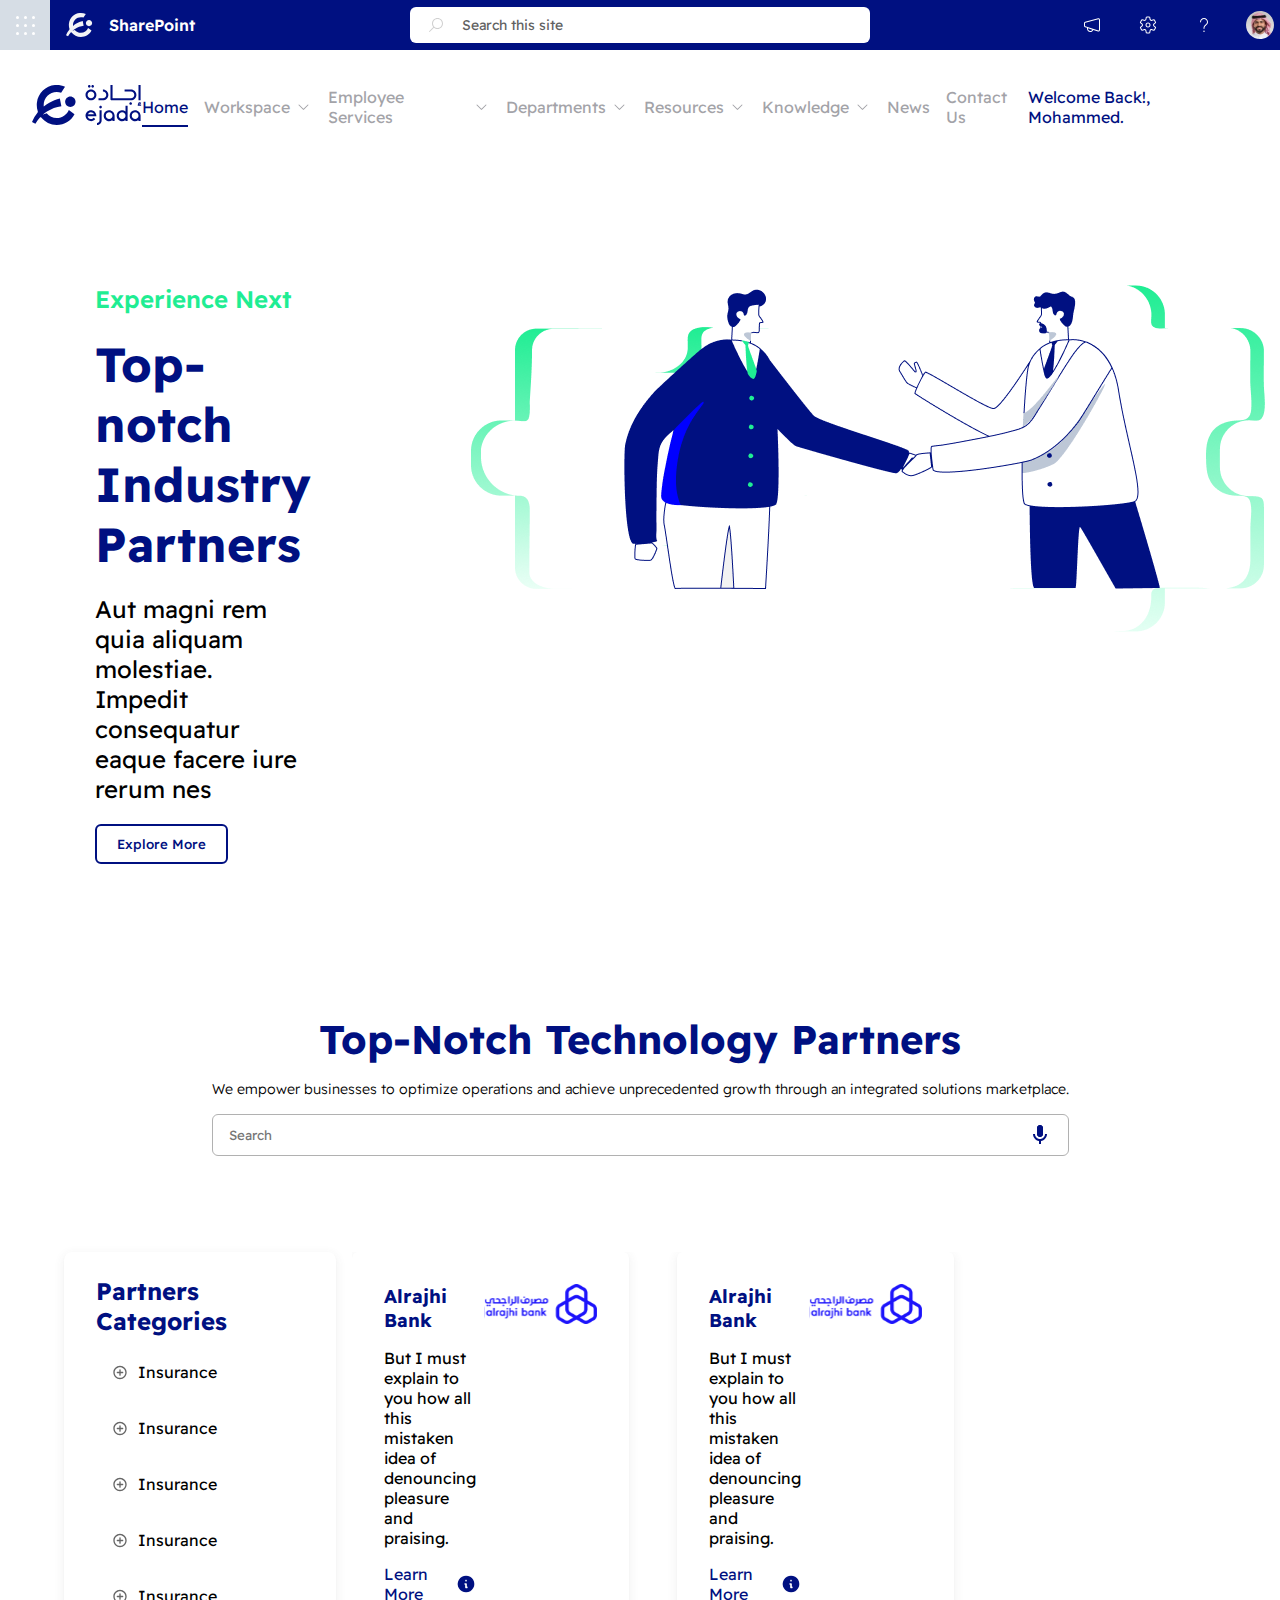
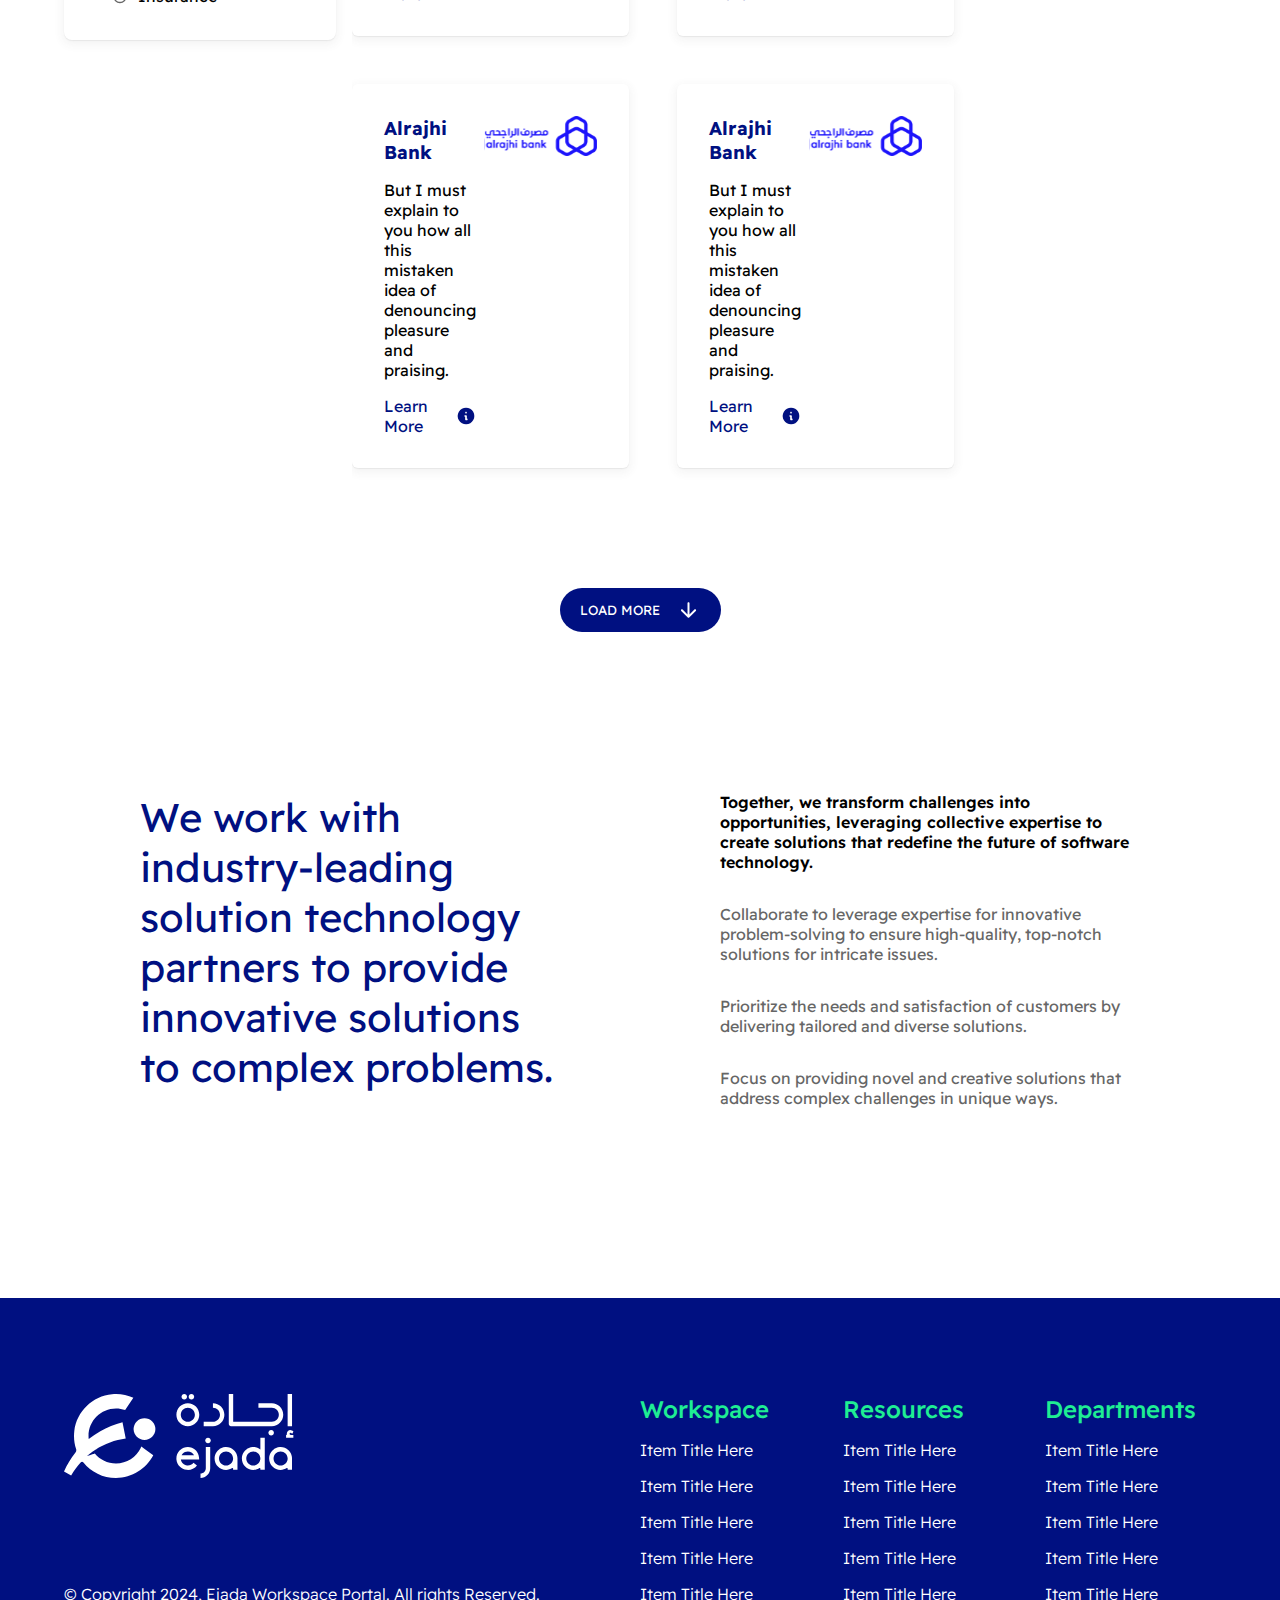
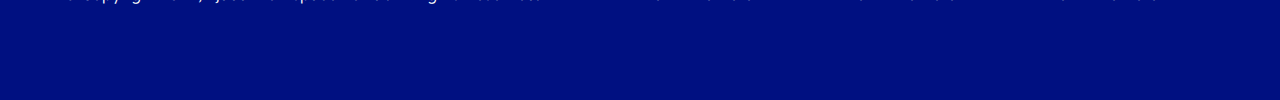
<file: partners.html>
<!DOCTYPE html>
<html lang="en">
  <head>
    <meta charset="UTF-8" />
    <meta name="viewport" content="width=device-width, initial-scale=1.0" />
    <title>Workspace / Partners</title>
    <!-- Link to the external stylesheet -->
    <link rel="stylesheet" href="./css/style.css" />
  </head>
  <body>
    <header>
      <div class="sharepoint">
        <!-- Left Controls Component -->
        <div class="component">
          <!-- Waffle icon for app launcher -->
          <div class="waffle">
            <div class="sub-waffle">
              <span></span><span></span><span></span>
            </div>
            <div class="sub-waffle">
              <span></span><span></span><span></span>
            </div>
            <div class="sub-waffle">
              <span></span><span></span><span></span>
            </div>
          </div>
          <!-- Company logo -->
          <img src="/assets/logos/logo-white-minimal.svg" alt="minimal logo" />
          <!-- Title -->
          <h3 class="text-sm text-white font-semibold">SharePoint</h3>
        </div>
        <!-- Search Component -->
        <div class="component justify-center">
          <div class="search-component px-4 py-2 rounded-md">
            <img src="./assets/icons/search.svg" alt="search icon" />
            <input type="text" placeholder="Search this site" />
          </div>
        </div>
        <!-- Right Controls Component -->
        <div class="component justify-end">
          <div class="sub-component">
            <img src="/assets/icons/megaphone.svg" alt="megaphone icon" />
          </div>
          <div class="sub-component">
            <img src="/assets/icons/settings.svg" alt="settings icon" />
          </div>
          <div class="sub-component">
            <img src="/assets/icons/question.svg" alt="question icon" />
          </div>
          <div class="sub-component">
            <img src="/assets/images/persona.svg" alt="persona icon" />
          </div>
        </div>
      </div>
      <!-- Navigation bar -->
      <nav>
        <div class="logo">
          <img src="/assets/logos/logo-default.svg" />
        </div>
        <ul class="nav-list">
          <li class="nav-item active"><a href="#" class="nav-link">Home</a></li>
          <li class="nav-item">
            <a href="#" class="nav-link">
              Workspace
              <img src="/assets/icons/arrow.svg" />
            </a>
            <ul
              class="hide drop-down-list flex bg-primary p-4 shadow flex-col rounded-lg w-96 justify-between gap-4 absolute my-6"
            >
              <li class="text-white font-bold">Employee Services</li>
              <li><a href="#" class="text-white">Lorem ipsum </a></li>
              <li><a href="#" class="text-white">Lorem ipsum</a></li>
              <li><a href="#" class="text-white">Lorem ipsum</a></li>
              <li><a href="#" class="text-white">Lorem ipsum</a></li>
            </ul>
          </li>
          <li class="nav-item">
            <a href="#" class="nav-link">
              Employee Services
              <img src="/assets/icons/arrow.svg" />
            </a>
            <ul
              class="hide drop-down-list flex bg-primary p-4 shadow flex-col rounded-lg w-96 justify-between gap-4 absolute my-6"
            >
              <li class="text-white font-bold">Employee Services</li>
              <li><a href="#" class="text-white">Lorem ipsum </a></li>
              <li><a href="#" class="text-white">Lorem ipsum</a></li>
              <li><a href="#" class="text-white">Lorem ipsum</a></li>
              <li><a href="#" class="text-white">Lorem ipsum</a></li>
            </ul>
          </li>

          <li class="nav-item">
            <a href="#" class="nav-link">
              Departments
              <img src="/assets/icons/arrow.svg" />
            </a>
            <ul
              class="hide drop-down-list flex bg-primary p-4 shadow flex-col rounded-lg w-96 justify-between gap-4 absolute my-6"
            >
              <li class="text-white font-bold">Employee Services</li>
              <li><a href="#" class="text-white">Lorem ipsum </a></li>
              <li><a href="#" class="text-white">Lorem ipsum</a></li>
              <li><a href="#" class="text-white">Lorem ipsum</a></li>
              <li><a href="#" class="text-white">Lorem ipsum</a></li>
            </ul>
          </li>
          <li class="nav-item">
            <a href="#" class="nav-link">
              Resources
              <img src="/assets/icons/arrow.svg" />
            </a>
            <ul
              class="hide drop-down-list flex bg-primary p-4 shadow flex-col rounded-lg w-96 justify-between gap-4 absolute my-6"
            >
              <li class="text-white font-bold">Employee Services</li>
              <li><a href="#" class="text-white">Lorem ipsum </a></li>
              <li><a href="#" class="text-white">Lorem ipsum</a></li>
              <li><a href="#" class="text-white">Lorem ipsum</a></li>
              <li><a href="#" class="text-white">Lorem ipsum</a></li>
            </ul>
          </li>
          <li class="nav-item">
            <a href="#" class="nav-link">
              Knowledge
              <img src="/assets/icons/arrow.svg" />
            </a>
            <ul
              class="hide drop-down-list flex bg-primary p-4 shadow flex-col rounded-lg w-96 justify-between gap-4 absolute my-6"
            >
              <li class="text-white font-bold">Employee Services</li>
              <li><a href="#" class="text-white">Lorem ipsum </a></li>
              <li><a href="#" class="text-white">Lorem ipsum</a></li>
              <li><a href="#" class="text-white">Lorem ipsum</a></li>
              <li><a href="#" class="text-white">Lorem ipsum</a></li>
            </ul>
          </li>
          <li class="nav-item"><a href="#" class="nav-link">News</a></li>
          <li class="nav-item"><a href="#" class="nav-link">Contact Us</a></li>
        </ul>
        <div class="greetings">
          <h3 class="text-sm font-normal text-primary-dark">
            Welcome Back!, Mohammed.
          </h3>
        </div>
      </nav>
      <!-- Hero section -->
      <div class="hero-container">
        <div class="hero flex flex-col gap-5">
          <h3 class="text-md text-accent font-semibold">Experience Next</h3>
          <h1 class="text-2xl text-primary-dark font-bold">
            Top-notch <br />
            Industry Partners
          </h1>
          <p class="text-md">
            Aut magni rem quia aliquam molestiae. Impedit consequatur eaque
            facere iure rerum nes
          </p>
          <button class="outlined-btn max-w-max font-medium rounded-md">
            Explore More
          </button>
        </div>
        <div class="hero">
          <img
            src="/assets/images/partners.png"
            alt="A shape shows two partners hand shaking"
          />
        </div>
      </div>
    </header>
    <main>
      <!-- Partners section -->
      <div class="flex flex-col items-center">
        <div class="flex items-center flex-col gap-4">
          <h1 class="text-xl text-primary-dark">
            Top-Notch Technology Partners
          </h1>
          <p class="text-xs font-light">
            We empower businesses to optimize operations and achieve
            unprecedented growth through an integrated solutions marketplace.
          </p>
          <!-- Search component within the partners section -->
          <div
            class="rounded-md bg-white border border-gray-300 py-2 px-4 w-full flex items-center justify-between"
          >
            <input type="text" placeholder="Search" class="border-0 w-full" />
            <img src="/assets/icons/microphone.svg" alt="microphone icon" />
          </div>
        </div>
        <div
          class="m-24 flex justify-center gap-4 Partners-categories-container"
        >
          <!-- Partners categories -->
          <div
            class="rounded-lg p-8 flex gap-2 flex-col shadow flex-1 w-full flex-basis-1 partners-categories"
          >
            <h1 class="text-md text-primary-dark">Partners Categories</h1>
            <ul class="list">
              <li class="list-item">
                <img
                  src="/assets/icons/inactive-rounded.svg"
                  alt="inactive icon"
                  class="inactive-rounded"
                />
                <img
                  src="/assets/icons/active-rounded.svg"
                  alt="active icon"
                  class="active-rounded"
                />
                Insurance
              </li>
              <li class="list-item">
                <img
                  src="/assets/icons/inactive-rounded.svg"
                  alt="inactive icon"
                  class="inactive-rounded"
                />
                <img
                  src="/assets/icons/active-rounded.svg"
                  alt="active icon"
                  class="active-rounded"
                />
                Insurance
              </li>
              <li class="list-item">
                <img
                  src="/assets/icons/inactive-rounded.svg"
                  alt="inactive icon"
                  class="inactive-rounded"
                />
                <img
                  src="/assets/icons/active-rounded.svg"
                  alt="active icon"
                  class="active-rounded"
                />
                Insurance
              </li>
              <li class="list-item">
                <img
                  src="/assets/icons/inactive-rounded.svg"
                  alt="inactive icon"
                  class="inactive-rounded"
                />
                <img
                  src="/assets/icons/active-rounded.svg"
                  alt="active icon"
                  class="active-rounded"
                />
                Insurance
              </li>
              <li class="list-item">
                <img
                  src="/assets/icons/inactive-rounded.svg"
                  alt="inactive icon"
                  class="inactive-rounded"
                />
                <img
                  src="/assets/icons/active-rounded.svg"
                  alt="active icon"
                  class="active-rounded"
                />
                Insurance
              </li>
            </ul>
          </div>
          <!-- Partners list -->
          <div
            class="flex gap-12 w-full flex-wrap flex-basis-3 partner-list-cards"
          >
            <!----- if there is no parnter --- -->
            <!-- <div class="empty-parnters">
              <p>No Parnters Available For This Catigory</p>
            </div> -->
            <!-- ---------------------------------- -->
            <div
              class="bg-white rounded-md p-8 shadow flex justify-between gap-2 flex-basis-1"
            >
              <div class="flex-basis-2 flex flex-col gap-4">
                <h3 class="text-primary-dark">Alrajhi Bank</h3>
                <p>
                  But I must explain to you how all this mistaken idea of
                  denouncing pleasure and praising.
                </p>
                <a
                  href="#"
                  class="text-primary-dark decoration-none flex items-center gap-2"
                  >Learn More <img src="/assets/icons/info-filled.svg" alt=""
                /></a>
              </div>
              <div class="flex-basis-1">
                <img src="/assets/logos/alrajhi.svg" />
              </div>
            </div>
            <div
              class="bg-white rounded-md p-8 shadow flex justify-between gap-2 flex-basis-1"
            >
              <div class="flex-basis-2 flex flex-col gap-4">
                <h3 class="text-primary-dark">Alrajhi Bank</h3>
                <p>
                  But I must explain to you how all this mistaken idea of
                  denouncing pleasure and praising.
                </p>
                <a
                  href="#"
                  class="text-primary-dark decoration-none flex items-center gap-2"
                  >Learn More <img src="/assets/icons/info-filled.svg" alt=""
                /></a>
              </div>
              <div class="flex-basis-1">
                <img src="/assets/logos/alrajhi.svg" />
              </div>
            </div>
            <div
              class="bg-white rounded-md p-8 shadow flex justify-between gap-2 flex-basis-1"
            >
              <div class="flex-basis-2 flex flex-col gap-4">
                <h3 class="text-primary-dark">Alrajhi Bank</h3>
                <p>
                  But I must explain to you how all this mistaken idea of
                  denouncing pleasure and praising.
                </p>
                <a
                  href="#"
                  class="text-primary-dark decoration-none flex items-center gap-2"
                  >Learn More <img src="/assets/icons/info-filled.svg" alt=""
                /></a>
              </div>
              <div class="flex-basis-1">
                <img src="/assets/logos/alrajhi.svg" />
              </div>
            </div>
            <div
              class="bg-white rounded-md p-8 shadow flex justify-between gap-2 flex-basis-1"
            >
              <div class="flex-basis-2 flex flex-col gap-4">
                <h3 class="text-primary-dark">Alrajhi Bank</h3>
                <p>
                  But I must explain to you how all this mistaken idea of
                  denouncing pleasure and praising.
                </p>
                <a
                  href="#"
                  class="text-primary-dark decoration-none flex items-center gap-2"
                  >Learn More <img src="/assets/icons/info-filled.svg" alt=""
                /></a>
              </div>
              <div class="flex-basis-1">
                <img src="/assets/logos/alrajhi.svg" />
              </div>
            </div>
            <div
              class="bg-white rounded-md p-8 shadow flex justify-between gap-2 flex-basis-1"
            >
              <div class="flex-basis-2 flex flex-col gap-4">
                <h3 class="text-primary-dark">Alrajhi Bank</h3>
                <p>
                  But I must explain to you how all this mistaken idea of
                  denouncing pleasure and praising.
                </p>
                <a
                  href="#"
                  class="text-primary-dark decoration-none flex items-center gap-2"
                  >Learn More <img src="/assets/icons/info-filled.svg" alt=""
                /></a>
              </div>
              <div class="flex-basis-1">
                <img src="/assets/logos/alrajhi.svg" />
              </div>
            </div>
            <div
              class="bg-white rounded-md p-8 shadow flex justify-between gap-2 flex-basis-1"
            >
              <div class="flex-basis-2 flex flex-col gap-4">
                <h3 class="text-primary-dark">Alrajhi Bank</h3>
                <p>
                  But I must explain to you how all this mistaken idea of
                  denouncing pleasure and praising.
                </p>
                <a
                  href="#"
                  class="text-primary-dark decoration-none flex items-center gap-2"
                  >Learn More <img src="/assets/icons/info-filled.svg" alt=""
                /></a>
              </div>
              <div class="flex-basis-1">
                <img src="/assets/logos/alrajhi.svg" />
              </div>
            </div>
            <div
              class="bg-white rounded-md p-8 shadow flex justify-between gap-2 flex-basis-1"
            >
              <div class="flex-basis-2 flex flex-col gap-4">
                <h3 class="text-primary-dark">Alrajhi Bank</h3>
                <p>
                  But I must explain to you how all this mistaken idea of
                  denouncing pleasure and praising.
                </p>
                <a
                  href="#"
                  class="text-primary-dark decoration-none flex items-center gap-2"
                  >Learn More <img src="/assets/icons/info-filled.svg" alt=""
                /></a>
              </div>
              <div class="flex-basis-1">
                <img src="/assets/logos/alrajhi.svg" />
              </div>
            </div>
            <div
              class="bg-white rounded-md p-8 shadow flex justify-between gap-2 flex-basis-1"
            >
              <div class="flex-basis-2 flex flex-col gap-4">
                <h3 class="text-primary-dark">Alrajhi Bank</h3>
                <p>
                  But I must explain to you how all this mistaken idea of
                  denouncing pleasure and praising.
                </p>
                <a
                  href="#"
                  class="text-primary-dark decoration-none flex items-center gap-2"
                  >Learn More <img src="/assets/icons/info-filled.svg" alt=""
                /></a>
              </div>
              <div class="flex-basis-1">
                <img src="/assets/logos/alrajhi.svg" />
              </div>
            </div>
          </div>
        </div>
        <div>
          <button id="load-btn" class="filled-btn rounded-full uppercase w-fit">
            Load More
            <img src="./assets/icons/arrow-line.svg" alt="arrow icon" />
          </button>

          <button
            id="less-btn"
            class="hide filled-btn rounded-full uppercase w-fit"
          >
            show less
            <img
              class="flip-img"
              src="./assets/icons/arrow-line.svg"
              alt="arrow icon"
            />
          </button>
        </div>
      </div>
      <!-- Closing paragraph -->
      <div class="paragraph">
        <h1 class="text-xl text-primary-dark font-normal left">
          We work with industry-leading solution technology partners to provide
          innovative solutions to complex problems.
        </h1>
        <ul class="right">
          <h3 class="text-sm font-semibold">
            Together, we transform challenges into opportunities, leveraging
            collective expertise to create solutions that redefine the future of
            software technology.
          </h3>
          <li>
            Collaborate to leverage expertise for innovative problem-solving to
            ensure high-quality, top-notch solutions for intricate issues.
          </li>
          <li>
            Prioritize the needs and satisfaction of customers by delivering
            tailored and diverse solutions.
          </li>
          <li>
            Focus on providing novel and creative solutions that address complex
            challenges in unique ways.
          </li>
        </ul>
      </div>
    </main>
    <!-- Footer section -->
    <footer>
      <div class="brand">
        <img src="/assets/logos/logo-white.svg" alt="Ejada's white logo" />
        <p class="text-sm font-light">
          © Copyright 2024, Ejada Workspace Portal. All rights Reserved.
        </p>
      </div>
      <div class="links-container">
        <div class="links">
          <h3 class="text-md font-medium text-accent">Workspace</h3>
          <ul>
            <li>
              <a href="#" class="decoration-none font-light text-sm"
                >Item Title Here</a
              >
            </li>
            <li>
              <a href="#" class="decoration-none font-light text-sm"
                >Item Title Here</a
              >
            </li>
            <li>
              <a href="#" class="decoration-none font-light text-sm"
                >Item Title Here</a
              >
            </li>
            <li>
              <a href="#" class="decoration-none font-light text-sm"
                >Item Title Here</a
              >
            </li>
            <li>
              <a href="#" class="decoration-none font-light text-sm"
                >Item Title Here</a
              >
            </li>
          </ul>
        </div>
        <div class="links">
          <h3 class="text-md font-medium text-accent">Resources</h3>
          <ul>
            <li>
              <a href="#" class="decoration-none font-light text-sm"
                >Item Title Here</a
              >
            </li>
            <li>
              <a href="#" class="decoration-none font-light text-sm"
                >Item Title Here</a
              >
            </li>
            <li>
              <a href="#" class="decoration-none font-light text-sm"
                >Item Title Here</a
              >
            </li>
            <li>
              <a href="#" class="decoration-none font-light text-sm"
                >Item Title Here</a
              >
            </li>
            <li>
              <a href="#" class="decoration-none font-light text-sm"
                >Item Title Here</a
              >
            </li>
          </ul>
        </div>
        <div class="links">
          <h3 class="text-md font-medium text-accent">Departments</h3>
          <ul>
            <li>
              <a href="#" class="decoration-none font-light text-sm"
                >Item Title Here</a
              >
            </li>
            <li>
              <a href="#" class="decoration-none font-light text-sm"
                >Item Title Here</a
              >
            </li>
            <li>
              <a href="#" class="decoration-none font-light text-sm"
                >Item Title Here</a
              >
            </li>
            <li>
              <a href="#" class="decoration-none font-light text-sm"
                >Item Title Here</a
              >
            </li>
            <li>
              <a href="#" class="decoration-none font-light text-sm"
                >Item Title Here</a
              >
            </li>
          </ul>
        </div>
      </div>
    </footer>
    <!-- jQuery and custom script -->
    <script src="https://code.jquery.com/jquery-3.7.1.min.js"></script>
    <script src="/js/index.js"></script>
    <script>
      // load more partners
      let partners = document.querySelector(".partner-list-cards");
      let loadBtn = document.querySelector("#load-btn");
      let lessBtn = document.querySelector("#less-btn");
      loadBtn.addEventListener("click", function () {
        partners.classList.add("load-more");
        loadBtn.classList.add("hide");
        lessBtn.classList.remove("hide");
      });
      lessBtn.addEventListener("click", function () {
        partners.classList.remove("load-more");
        loadBtn.classList.remove("hide");
        lessBtn.classList.add("hide");
      });
    </script>
    <!------------ start nav drop-down script ---------->
    <script>
      let navItem = document.querySelectorAll(".nav-item");
      let navItemUL = document.querySelectorAll(".drop-down-list");

      navItem.forEach((element, index) => {
        element.addEventListener("click", (e) => {
          navItemUL.forEach((ele) => {
            ele.classList.add("hide");
          });
          navItemUL[index - 1].classList.toggle("hide");
          console.log("test" + index);
        });
      });

      //   ////////// hide nav list when click outside
      window.addEventListener("click", function (e) {
        if (
          !e.target.closest(".nav-item") &&
          !e.target.closest(".drop-down-list")
        ) {
          navItemUL.forEach((ele) => {
            ele.classList.add("hide");
          });
        }
      });
    </script>
    <!---------end  nav drop-down script ---------->
  </body>
</html>
</file>
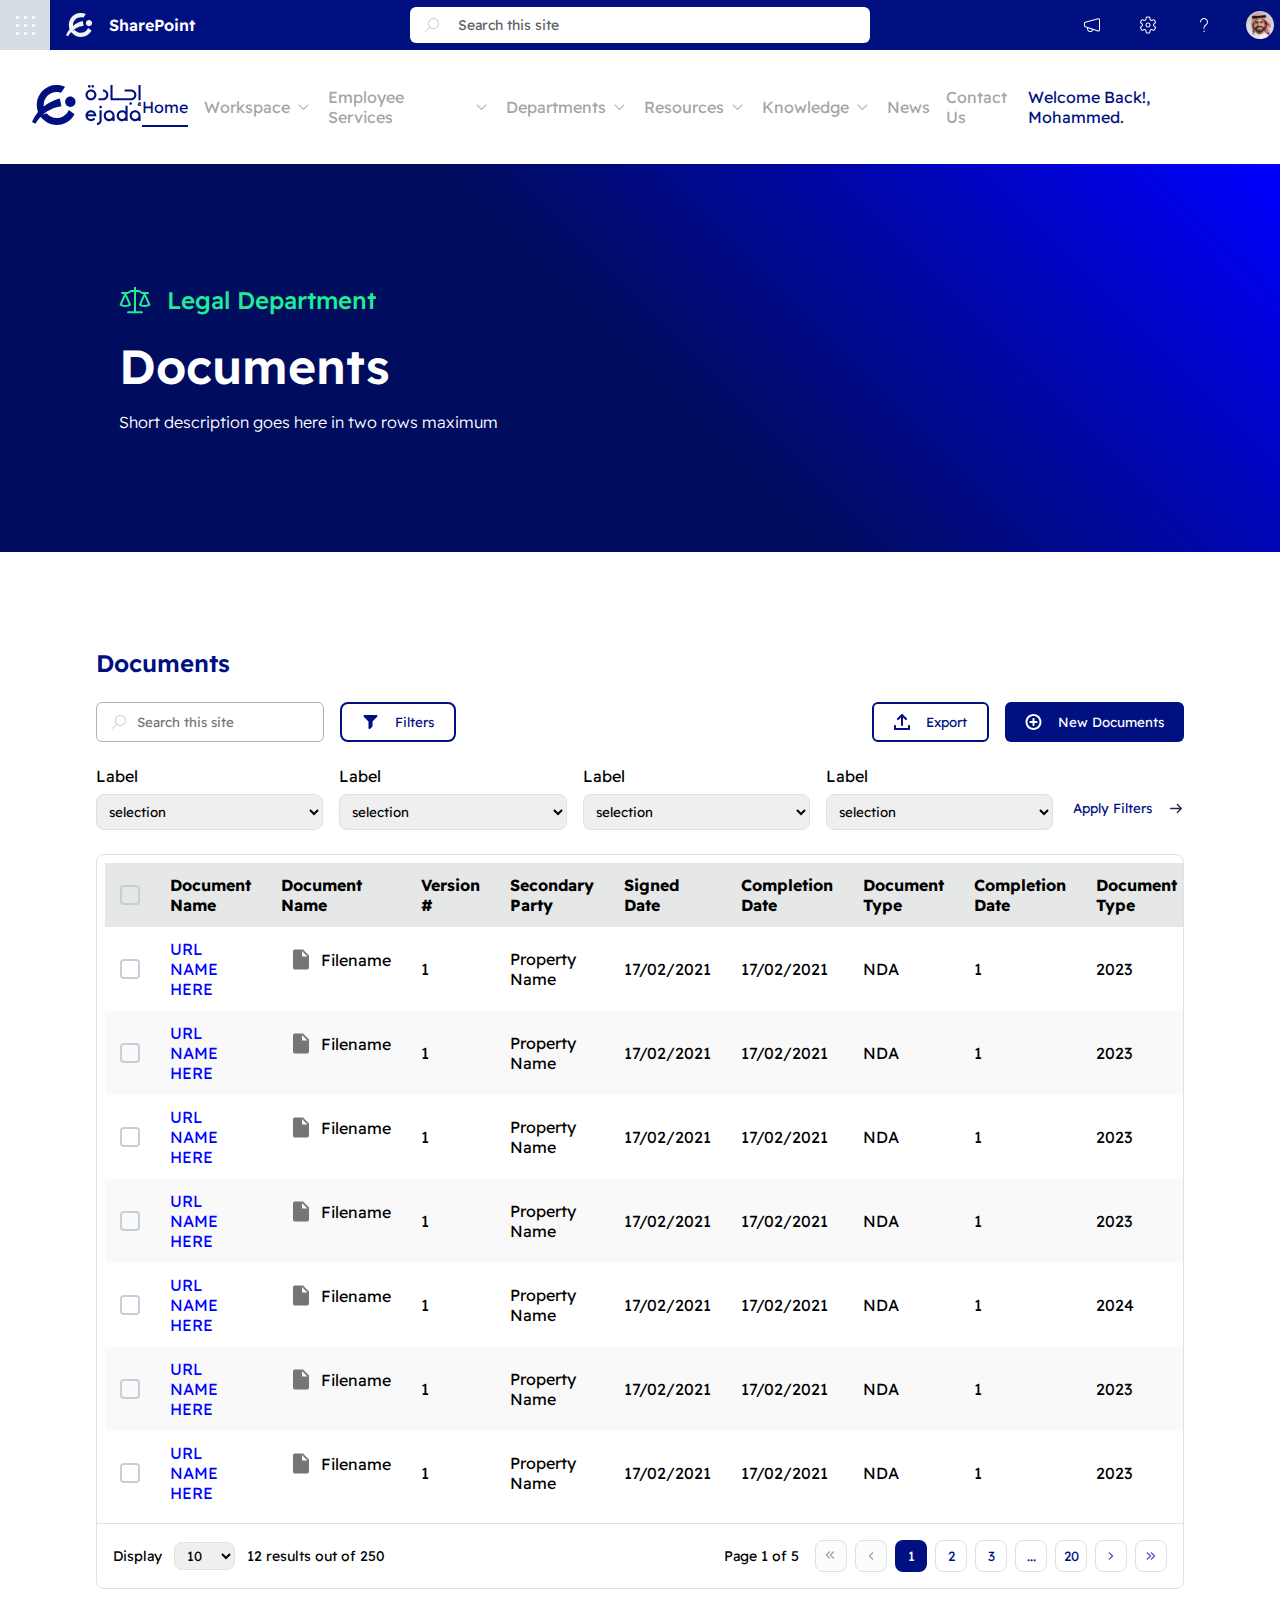
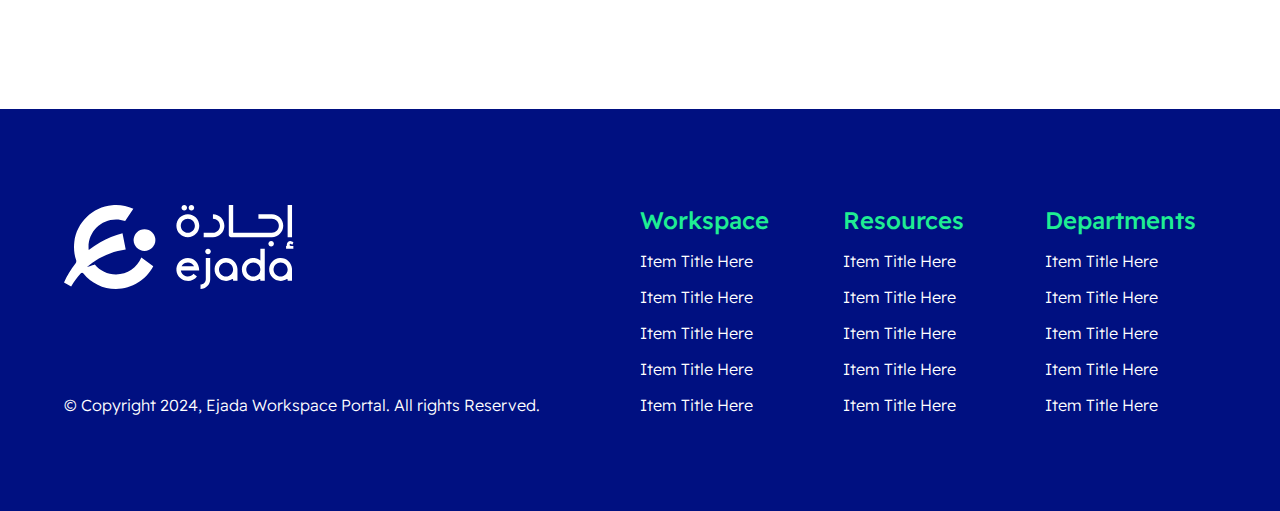
<file: views/legal_department/documents.html>
<!DOCTYPE html>
<html lang="en">
  <head>
    <meta charset="UTF-8" />
    <meta name="viewport" content="width=device-width, initial-scale=1.0" />
    <title>Ejada Workspace</title>
    <link rel="stylesheet" href="/css/style.css" />
    <link rel="stylesheet" href="/css/global.css" />
  </head>
  <body>
    <header>
      <div class="sharepoint">
        <!-- Left Controls Component -->
        <div class="component">
          <div class="waffle">
            <div class="sub-waffle">
              <span></span><span></span><span></span>
            </div>
            <div class="sub-waffle">
              <span></span><span></span><span></span>
            </div>
            <div class="sub-waffle">
              <span></span><span></span><span></span>
            </div>
          </div>
          <img src="/assets/logos/logo-white-minimal.svg" alt="minimal logo" />
          <h3 class="text-sm text-white font-semibold">SharePoint</h3>
        </div>
        <!-- Search Component -->
        <div class="component justify-center">
          <div class="search-component p-2 px-3 rounded-md">
            <img src="/assets/icons/search.svg" />
            <input type="text" placeholder="Search this site" />
          </div>
        </div>
        <!-- Right Controls Component -->
        <div class="component justify-end">
          <div class="sub-component">
            <img src="/assets/icons/megaphone.svg" />
          </div>
          <div class="sub-component">
            <img src="/assets/icons/settings.svg" />
          </div>
          <div class="sub-component">
            <img src="/assets/icons/question.svg" />
          </div>
          <div class="sub-component">
            <img src="/assets/images/persona.svg" />
          </div>
        </div>
      </div>
      <nav>
        <div class="logo">
          <img src="/assets/logos/logo-default.svg" />
        </div>
        <ul class="nav-list">
          <li class="nav-item active"><a href="#" class="nav-link">Home</a></li>
          <li class="nav-item">
            <a href="#" class="nav-link">
              Workspace
              <img src="/assets/icons/arrow.svg" />
            </a>
          </li>
          <li class="nav-item">
            <a href="#" class="nav-link">
              Employee Services
              <img src="/assets/icons/arrow.svg" />
            </a>
          </li>
          <li class="nav-item">
            <a href="#" class="nav-link">
              Departments
              <img src="/assets/icons/arrow.svg" />
            </a>
          </li>
          <li class="nav-item">
            <a href="#" class="nav-link">
              Resources
              <img src="/assets/icons/arrow.svg" />
            </a>
          </li>
          <li class="nav-item">
            <a href="#" class="nav-link">
              Knowledge
              <img src="/assets/icons/arrow.svg" />
            </a>
          </li>
          <li class="nav-item"><a href="#" class="nav-link">News</a></li>
          <li class="nav-item"><a href="#" class="nav-link">Contact Us</a></li>
        </ul>
        <div class="greetings">
          <h3 class="text-sm font-normal text-primary-dark">
            Welcome Back!, Mohammed.
          </h3>
        </div>
      </nav>
      <div class="hero-container gradient-primary relative overflow-hidden">
        <div class="px-6 flex flex-col gap-1">
          <h5 class="text-md text-accent font-medium flex gap-4 items-center">
            <img src="/assets/icons/octicon-law-24.svg" />Legal Department
          </h5>
          <div>
            <h2 class="py-4 text-2xl font-semibold text-white">Documents</h2>
            <p class="text-white w-3-2 font-light">
              Short description goes here in two rows maximum
            </p>
          </div>
        </div>
      </div>
    </header>
    <main class="p-24">
      <div class="wrapper">
        <div class="w-full">
          <div class="flex flex-col gap-6">
            <h3 class="text-md font-semibold text-primary-dark">Documents</h3>
            <div class="flex gap-2 items-center justify-between">
              <div class="flex gap-4">
                <div
                  class="p-2 px-3 flex items-center gap-2 rounded-md border border-gray-300"
                >
                  <img src="/assets/icons/search.svg" />
                  <input
                    type="text"
                    placeholder="Search this site"
                    class="border-0"
                  />
                </div>
                <button class="outlined-btn rounded-lg">
                  <img src="/assets/icons/action-filter.svg" />
                  Filters
                </button>
              </div>
              <div class="flex gap-4">
                <button class="outlined-btn rounded-md">
                  <img src="/assets/icons/action-export.svg" />Export
                </button>
                <button class="filled-btn rounded-md" id="n-doc">
                  <img src="/assets/icons/action-add.svg" />New Documents
                </button>
              </div>
            </div>
          </div>
          <div class="my-6 flex justify-between items-center">
            <div class="width-100p flex gap-4 items-center">
              <label class="width-100p flex flex-col gap-2">
                Label
                <select
                  class="border border-gray-100 rounded-lg outline-none p-2"
                >
                  <option value="selection">selection</option>
                </select>
              </label>
              <label class="width-100p flex flex-col gap-2">
                Label
                <select
                  class="border border-gray-100 rounded-lg outline-none p-2"
                >
                  <option value="selection">selection</option>
                </select>
              </label>
              <label class="width-100p flex flex-col gap-2">
                Label
                <select
                  class="border border-gray-100 rounded-lg outline-none p-2"
                >
                  <option value="selection">selection</option>
                </select>
              </label>
              <label class="width-100p flex flex-col gap-2">
                Label
                <select
                  class="border border-gray-100 rounded-lg outline-none p-2"
                >
                  <option value="selection">selection</option>
                </select>
              </label>
            </div>
            <button
              class="apply-filter-btn border-0 bg-transparent text-primary-dark flex items-center gap-4"
            >
              Apply Filters <img src="/assets/icons/pointed-arrow.svg" />
            </button>
          </div>
        </div>
        <div class="border border-gray-100 rounded-lg overflow-hidden my-6">
          <div class="p-2 documents-table">
            <table class="table">
              <thead>
                <tr>
                  <th class="w-10">
                    <label class="checkbox-container">
                      <input type="checkbox" />
                      <span class="custom-checkbox">
                        <svg viewBox="0 0 24 24">
                          <polyline points="20 6 9 17 4 12"></polyline>
                        </svg>
                      </span>
                    </label>
                  </th>
                  <th>Document Name</th>
                  <th>Document Name</th>
                  <th>Version #</th>
                  <th>Secondary Party</th>
                  <th>Signed Date</th>
                  <th>Completion Date</th>
                  <th>Document Type</th>
                  <th>Completion Date</th>
                  <th>Document Type</th>
                  <th>Completion Date</th>
                  <th>Document Type</th>
                  <th>Completion Date</th>
                  <th>Document Type</th>
                  <th>Related Document</th>
                  <th>Release Year</th>
                  <th>Status</th>
                  <th></th>
                </tr>
              </thead>
              <tbody>
                <tr>
                  <td>
                    <label class="checkbox-container">
                      <input type="checkbox" />
                      <span class="custom-checkbox">
                        <svg viewBox="0 0 24 24">
                          <polyline points="20 6 9 17 4 12"></polyline>
                        </svg>
                      </span>
                    </label>
                  </td>
                  <td class="text-primary">URL NAME HERE</td>
                  <td class="flex items-center justify-start">
                    <img src="/assets/icons/unloaded-file.svg" /> Filename
                  </td>
                  <td>1</td>
                  <td>Property Name</td>
                  <td>17/02/2021</td>
                  <td>17/02/2021</td>
                  <td>NDA</td>
                  <td>1</td>
                  <td>2023</td>
                  <td>
                    <div
                      class="rounded-md border border-accent py-1 px-2 text-accent flex items-center gap-1 w-fit text-xs"
                    >
                      <div class="rounded-full bg-accent w-2 h-2"></div>
                      Started
                    </div>
                  </td>
                  <td class="relative">
                    <button class="bg-transparent border-0 more-button">
                      <img src="/assets/icons/interface-more.svg" />
                    </button>
                    <div
                      class="border border-gray-100 absolute bg-white top-0 rounded-lg z-10"
                      style="left: -240%; top: -50%"
                    >
                      <ul class="flex flex-col">
                        <li
                          class="border-b border-gray-100 py-2 px-4 text-left text-primary-light cursor-pointer text-sm"
                        >
                          Edit
                        </li>
                        <li
                          class="border-b border-gray-100 py-2 px-4 text-left text-primary-light cursor-pointer text-sm"
                        >
                          Manage
                        </li>
                        <li
                          class="border-b border-gray-100 py-2 px-4 text-left text-primary-light cursor-pointer text-sm"
                        >
                          View Details
                        </li>
                        <li
                          class="py-2 px-4 text-left text-primary-light cursor-pointer text-sm"
                        >
                          Deactivate
                        </li>
                      </ul>
                    </div>
                  </td>
                </tr>
                <tr>
                  <td>
                    <label class="checkbox-container">
                      <input type="checkbox" />
                      <span class="custom-checkbox">
                        <svg viewBox="0 0 24 24">
                          <polyline points="20 6 9 17 4 12"></polyline>
                        </svg>
                      </span>
                    </label>
                  </td>
                  <td class="text-primary">URL NAME HERE</td>
                  <td class="flex items-center justify-start">
                    <img src="/assets/icons/unloaded-file.svg" /> Filename
                  </td>
                  <td>1</td>
                  <td>Property Name</td>
                  <td>17/02/2021</td>
                  <td>17/02/2021</td>
                  <td>NDA</td>
                  <td>1</td>
                  <td>2023</td>
                  <td>
                    <div
                      class="rounded-md border border-accent py-1 px-2 text-accent flex items-center gap-1 w-fit text-xs"
                    >
                      <div class="rounded-full bg-accent w-2 h-2"></div>
                      Started
                    </div>
                  </td>
                  <td class="relative">
                    <button class="bg-transparent border-0 more-button">
                      <img src="/assets/icons/interface-more.svg" />
                    </button>
                    <div
                      class="border border-gray-100 absolute bg-white top-0 rounded-lg z-10"
                      style="left: -240%; top: -50%"
                    >
                      <ul class="flex flex-col">
                        <li
                          class="border-b border-gray-100 py-2 px-4 text-left text-primary-light cursor-pointer text-sm"
                        >
                          Edit
                        </li>
                        <li
                          class="border-b border-gray-100 py-2 px-4 text-left text-primary-light cursor-pointer text-sm"
                        >
                          Manage
                        </li>
                        <li
                          class="border-b border-gray-100 py-2 px-4 text-left text-primary-light cursor-pointer text-sm"
                        >
                          View Details
                        </li>
                        <li
                          class="py-2 px-4 text-left text-primary-light cursor-pointer text-sm"
                        >
                          Deactivate
                        </li>
                      </ul>
                    </div>
                  </td>
                </tr>
                <tr>
                  <td>
                    <label class="checkbox-container">
                      <input type="checkbox" />
                      <span class="custom-checkbox">
                        <svg viewBox="0 0 24 24">
                          <polyline points="20 6 9 17 4 12"></polyline>
                        </svg>
                      </span>
                    </label>
                  </td>
                  <td class="text-primary">URL NAME HERE</td>
                  <td class="flex items-center justify-start">
                    <img src="/assets/icons/unloaded-file.svg" /> Filename
                  </td>
                  <td>1</td>
                  <td>Property Name</td>
                  <td>17/02/2021</td>
                  <td>17/02/2021</td>
                  <td>NDA</td>
                  <td>1</td>
                  <td>2023</td>
                  <td>
                    <div
                      class="rounded-md border border-accent py-1 px-2 text-accent flex items-center gap-1 w-fit text-xs"
                    >
                      <div class="rounded-full bg-accent w-2 h-2"></div>
                      Started
                    </div>
                  </td>
                  <td class="relative">
                    <button class="bg-transparent border-0 more-button">
                      <img src="/assets/icons/interface-more.svg" />
                    </button>
                    <div
                      class="border border-gray-100 absolute bg-white top-0 rounded-lg z-10"
                      style="left: -240%; top: -50%"
                    >
                      <ul class="flex flex-col">
                        <li
                          class="border-b border-gray-100 py-2 px-4 text-left text-primary-light cursor-pointer text-sm"
                        >
                          Edit
                        </li>
                        <li
                          class="border-b border-gray-100 py-2 px-4 text-left text-primary-light cursor-pointer text-sm"
                        >
                          Manage
                        </li>
                        <li
                          class="border-b border-gray-100 py-2 px-4 text-left text-primary-light cursor-pointer text-sm"
                        >
                          View Details
                        </li>
                        <li
                          class="py-2 px-4 text-left text-primary-light cursor-pointer text-sm"
                        >
                          Deactivate
                        </li>
                      </ul>
                    </div>
                  </td>
                </tr>
                <tr>
                  <td>
                    <label class="checkbox-container">
                      <input type="checkbox" />
                      <span class="custom-checkbox">
                        <svg viewBox="0 0 24 24">
                          <polyline points="20 6 9 17 4 12"></polyline>
                        </svg>
                      </span>
                    </label>
                  </td>
                  <td class="text-primary">URL NAME HERE</td>
                  <td class="flex items-center justify-start">
                    <img src="/assets/icons/unloaded-file.svg" /> Filename
                  </td>
                  <td>1</td>
                  <td>Property Name</td>
                  <td>17/02/2021</td>
                  <td>17/02/2021</td>
                  <td>NDA</td>
                  <td>1</td>
                  <td>2023</td>
                  <td>
                    <div
                      class="rounded-md border border-accent py-1 px-2 text-accent flex items-center gap-1 w-fit text-xs"
                    >
                      <div class="rounded-full bg-accent w-2 h-2"></div>
                      Started
                    </div>
                  </td>
                  <td class="relative">
                    <button class="bg-transparent border-0 more-button">
                      <img src="/assets/icons/interface-more.svg" />
                    </button>
                    <div
                      class="border border-gray-100 absolute bg-white top-0 rounded-lg z-10"
                      style="left: -240%; top: -50%"
                    >
                      <ul class="flex flex-col">
                        <li
                          class="border-b border-gray-100 py-2 px-4 text-left text-primary-light cursor-pointer text-sm"
                        >
                          Edit
                        </li>
                        <li
                          class="border-b border-gray-100 py-2 px-4 text-left text-primary-light cursor-pointer text-sm"
                        >
                          Manage
                        </li>
                        <li
                          class="border-b border-gray-100 py-2 px-4 text-left text-primary-light cursor-pointer text-sm"
                        >
                          View Details
                        </li>
                        <li
                          class="py-2 px-4 text-left text-primary-light cursor-pointer text-sm"
                        >
                          Deactivate
                        </li>
                      </ul>
                    </div>
                  </td>
                </tr>
                <tr>
                  <td>
                    <label class="checkbox-container">
                      <input type="checkbox" />
                      <span class="custom-checkbox">
                        <svg viewBox="0 0 24 24">
                          <polyline points="20 6 9 17 4 12"></polyline>
                        </svg>
                      </span>
                    </label>
                  </td>
                  <td class="text-primary">URL NAME HERE</td>
                  <td class="flex items-center justify-start">
                    <img src="/assets/icons/unloaded-file.svg" /> Filename
                  </td>
                  <td>1</td>
                  <td>Property Name</td>
                  <td>17/02/2021</td>
                  <td>17/02/2021</td>
                  <td>NDA</td>
                  <td>1</td>
                  <td>2024</td>
                  <td>
                    <div
                      class="rounded-md border border-gray-300 py-1 px-2 text-gray flex items-center gap-1 w-fit text-xs"
                    >
                      <div class="rounded-full bg-gray w-2 h-2"></div>
                      Not Started
                    </div>
                  </td>
                  <td class="relative">
                    <button class="bg-transparent border-0 more-button">
                      <img src="/assets/icons/interface-more.svg" />
                    </button>
                    <div
                      class="border border-gray-100 absolute bg-white top-0 rounded-lg z-10"
                      style="left: -240%; top: -50%"
                    >
                      <ul class="flex flex-col">
                        <li
                          class="border-b border-gray-100 py-2 px-4 text-left text-primary-light cursor-pointer text-sm"
                        >
                          Edit
                        </li>
                        <li
                          class="border-b border-gray-100 py-2 px-4 text-left text-primary-light cursor-pointer text-sm"
                        >
                          Manage
                        </li>
                        <li
                          class="border-b border-gray-100 py-2 px-4 text-left text-primary-light cursor-pointer text-sm"
                        >
                          View Details
                        </li>
                        <li
                          class="py-2 px-4 text-left text-primary-light cursor-pointer text-sm"
                        >
                          Deactivate
                        </li>
                      </ul>
                    </div>
                  </td>
                </tr>
                <tr>
                  <td>
                    <label class="checkbox-container">
                      <input type="checkbox" />
                      <span class="custom-checkbox">
                        <svg viewBox="0 0 24 24">
                          <polyline points="20 6 9 17 4 12"></polyline>
                        </svg>
                      </span>
                    </label>
                  </td>
                  <td class="text-primary">URL NAME HERE</td>
                  <td class="flex items-center justify-start">
                    <img src="/assets/icons/unloaded-file.svg" /> Filename
                  </td>
                  <td>1</td>
                  <td>Property Name</td>
                  <td>17/02/2021</td>
                  <td>17/02/2021</td>
                  <td>NDA</td>
                  <td>1</td>
                  <td>2023</td>
                  <td>
                    <div
                      class="rounded-md border border-accent py-1 px-2 text-accent flex items-center gap-1 w-fit text-xs"
                    >
                      <div class="rounded-full bg-accent w-2 h-2"></div>
                      Started
                    </div>
                  </td>
                  <td class="relative">
                    <button class="bg-transparent border-0 more-button">
                      <img src="/assets/icons/interface-more.svg" />
                    </button>
                    <div
                      class="border border-gray-100 absolute bg-white top-0 rounded-lg z-10"
                      style="left: -240%; top: -50%"
                    >
                      <ul class="flex flex-col">
                        <li
                          class="border-b border-gray-100 py-2 px-4 text-left text-primary-light cursor-pointer text-sm"
                        >
                          Edit
                        </li>
                        <li
                          class="border-b border-gray-100 py-2 px-4 text-left text-primary-light cursor-pointer text-sm"
                        >
                          Manage
                        </li>
                        <li
                          class="border-b border-gray-100 py-2 px-4 text-left text-primary-light cursor-pointer text-sm"
                        >
                          View Details
                        </li>
                        <li
                          class="py-2 px-4 text-left text-primary-light cursor-pointer text-sm"
                        >
                          Deactivate
                        </li>
                      </ul>
                    </div>
                  </td>
                </tr>
                <tr>
                  <td>
                    <label class="checkbox-container">
                      <input type="checkbox" />
                      <span class="custom-checkbox">
                        <svg viewBox="0 0 24 24">
                          <polyline points="20 6 9 17 4 12"></polyline>
                        </svg>
                      </span>
                    </label>
                  </td>
                  <td class="text-primary">URL NAME HERE</td>
                  <td class="flex items-center justify-start">
                    <img src="/assets/icons/unloaded-file.svg" /> Filename
                  </td>
                  <td>1</td>
                  <td>Property Name</td>
                  <td>17/02/2021</td>
                  <td>17/02/2021</td>
                  <td>NDA</td>
                  <td>1</td>
                  <td>2023</td>
                  <td>
                    <div
                      class="rounded-md border border-accent py-1 px-2 text-accent flex items-center gap-1 w-fit text-xs"
                    >
                      <div class="rounded-full bg-accent w-2 h-2"></div>
                      Started
                    </div>
                  </td>
                  <td class="relative">
                    <button class="bg-transparent border-0 more-button">
                      <img src="/assets/icons/interface-more.svg" />
                    </button>
                    <div
                      class="border border-gray-100 absolute bg-white top-0 rounded-lg z-10"
                      style="left: -240%; top: -50%"
                    >
                      <ul class="flex flex-col">
                        <li
                          class="border-b border-gray-100 py-2 px-4 text-left text-primary-light cursor-pointer text-sm"
                        >
                          Edit
                        </li>
                        <li
                          class="border-b border-gray-100 py-2 px-4 text-left text-primary-light cursor-pointer text-sm"
                        >
                          Manage
                        </li>
                        <li
                          class="border-b border-gray-100 py-2 px-4 text-left text-primary-light cursor-pointer text-sm"
                        >
                          View Details
                        </li>
                        <li
                          class="py-2 px-4 text-left text-primary-light cursor-pointer text-sm"
                        >
                          Deactivate
                        </li>
                      </ul>
                    </div>
                  </td>
                </tr>
              </tbody>
            </table>
          </div>
          <div
            class="border-t border-t-gray-100 p-4 flex justify-between items-center"
          >
            <div>
              <p class="text-xs font-normal flex gap-3 items-center">
                Display
                <select class="border border-gray-100 rounded-lg py-1 px-2">
                  <option value="10">10</option>
                  <option value="25">25</option>
                  <option value="50">50</option>
                  <option value="100">100</option>
                </select>
                12 results out of 250
              </p>
            </div>
            <div class="flex gap-4 items-center">
              <div>
                <p class="text-xs font-normal">Page 1 of 5</p>
              </div>
              <div class="flex gap-2">
                <button
                  class="rounded-lg w-8 h-8 border border-gray-100 bg-light flex items-center justify-center"
                >
                  <img src="/assets/icons/disabled-arrow.svg" />
                </button>
                <button
                  class="rounded-lg w-8 h-8 border border-gray-100 bg-light flex items-center justify-center"
                >
                  <img src="/assets/icons/single-disabled-arrow.svg" />
                </button>
                <button
                  class="rounded-lg w-8 h-8 border-0 bg-primary text-white flex items-center justify-center"
                >
                  1
                </button>
                <button
                  class="rounded-lg w-8 h-8 border border-gray-100 bg-white text-primary-dark flex items-center justify-center"
                >
                  2
                </button>
                <button
                  class="rounded-lg w-8 h-8 border border-gray-100 bg-white text-primary-dark flex items-center justify-center"
                >
                  3
                </button>
                <button
                  class="rounded-lg w-8 h-8 border border-gray-100 bg-white text-primary-dark flex items-center justify-center"
                >
                  ...
                </button>
                <button
                  class="rounded-lg w-8 h-8 border border-gray-100 bg-white text-primary-dark flex items-center justify-center"
                >
                  20
                </button>
                <button
                  class="rounded-lg w-8 h-8 border border-gray-100 bg-white flex items-center justify-center"
                >
                  <img src="/assets/icons/single-arrow.svg" />
                </button>
                <button
                  class="rounded-lg w-8 h-8 border border-gray-100 bg-white flex items-center justify-center"
                >
                  <img src="/assets/icons/double-arrow.svg" />
                </button>
              </div>
            </div>
          </div>
        </div>
      </div>
      <div class="new-document-wrapper">
        <div class="w-full">
          <div class="flex flex-col gap-6">
            <h3 class="text-md font-semibold text-primary-dark">
              Documents Name Here
            </h3>
            <div class="flex gap-2 items-center justify-between">
              <div></div>
              <div class="flex gap-4">
                <button class="outlined-btn rounded-md">
                  <img src="/assets/icons/action-export.svg" />Export
                </button>
                <button class="filled-btn rounded-md">
                  <img src="/assets/icons/action-add.svg" />New Version
                </button>
              </div>
            </div>
          </div>
        </div>
        <div class="flex flex-col gap-6 my-6">
          <div class="flex gap-4">
            <label class="flex flex-col gap-2 flex-1">
              <span>Name <span class="text-red">*</span></span>
              <div
                class="p-4 flex items-center gap-2 rounded-md border border-gray-300"
              >
                <input
                  type="text"
                  placeholder="Search this site"
                  class="border-0"
                />
              </div>
              <!-- error message for required filed  -->
              <div class="field-error-msg">
                <span>This filed Required </span>
              </div>
              <!-- -------------------- -->
            </label>
            <label class="flex flex-col gap-2 flex-1">
              <span>Document Name <span class="text-red">*</span></span>
              <div
                class="p-4 flex items-center gap-2 rounded-md border border-gray-300"
              >
                <input
                  type="text"
                  placeholder="Search this site"
                  class="border-0"
                />
              </div>
            </label>
            <label class="flex flex-col gap-2 flex-1">
              <span>Document Type <span class="text-red">*</span></span>

              <!-- <div
                class="p-4 flex items-center gap-2 rounded-md border border-gray-300"
              >
                <input
                  type="text"
                  placeholder="Search this site"
                  class="border-0"
                />
              </div> -->
              <!-------- using drop down ------------->
              <div
                class="drop-down-field select p-4 flex items-center gap-2 rounded-md border border-gray-300"
              >
                <select name="" id="" placeholder="test">
                  <option value="">Choose Type</option>
                  <option value="">Choose Type</option>
                </select>
                <img src="../../assets/icons/dropdawn.svg" alt="" />
              </div>
              <!-- --------------- -->
            </label>
          </div>
          <div class="flex gap-4">
            <label class="flex flex-col gap-2 flex-1">
              <span>Related Document <span class="text-red">*</span></span>
              <div
                class="drop-down-field select p-4 flex items-center gap-2 rounded-md border border-gray-300"
              >
                <select name="" id="" placeholder="test">
                  <option value="">Choose Type</option>
                  <option value="">Choose Type</option>
                </select>
                <img src="../../assets/icons/dropdawn.svg" alt="" />
              </div>
            </label>
            <label class="flex flex-col gap-2 flex-1">
              <span>Signed Date <span class="text-red">*</span></span>
              <div
                class="p-4 flex items-center gap-2 rounded-md border border-gray-300 justify-between"
              >
                <input
                  type="date"
                  placeholder="Search this site"
                  class="border-0"
                />
              </div>
            </label>
            <label class="flex flex-col gap-2 flex-1">
              <span>Completion Date <span class="text-red">*</span></span>
              <div
                class="p-4 flex items-center gap-2 rounded-md border border-gray-300 justify-between"
              >
                <input
                  type="date"
                  placeholder="Search this site"
                  class="border-0"
                />
              </div>
            </label>
          </div>
          <div class="flex gap-4">
            <label class="flex flex-col gap-2 flex-1">
              <span>Modified by <span class="text-gray">(Optional)</span></span>
              <div
                class="p-4 flex items-center gap-2 rounded-md border border-gray-300"
              >
                <input
                  type="text"
                  placeholder="Search this site"
                  class="border-0"
                />
              </div>
            </label>
            <label class="flex flex-col gap-2 flex-1">
              <span>Document Status <span class="text-red">*</span></span>
              <div
                class="drop-down-field select p-4 flex items-center gap-2 rounded-md border border-gray-300"
              >
                <select name="" id="" placeholder="test">
                  <option value="">Choose Type</option>
                  <option value="">Choose Type</option>
                </select>
                <img src="../../assets/icons/dropdawn.svg" alt="" />
              </div>
            </label>
            <label class="flex flex-col gap-2 flex-1">
              <span>Document Version <span class="text-red">*</span></span>
              <div
                class="p-4 flex items-center gap-2 rounded-md border border-gray-300"
              >
                <input
                  type="text"
                  placeholder="Search this site"
                  class="border-0"
                />
              </div>
            </label>
          </div>
          <div class="flex gap-4">
            <label class="flex flex-col gap-2 flex-1">
              <span>Second Party <span class="text-red">*</span></span>
              <div
                class="drop-down-field select p-4 flex items-center gap-2 rounded-md border border-gray-300"
              >
                <select name="" id="" placeholder="test">
                  <option value="">Choose Type</option>
                  <option value="">Choose Type</option>
                </select>
                <img src="../../assets/icons/dropdawn.svg" alt="" />
              </div>
            </label>
            <label class="flex flex-col gap-2 flex-1">
              <span
                >Document Year <span class="text-gray">(Optional)</span></span
              >
              <div
                class="p-4 flex items-center gap-2 rounded-md border border-gray-300"
              >
                <input
                  type="text"
                  placeholder="Search this site"
                  class="border-0"
                />
              </div>
            </label>
            <!-- new field with check box -->
            <label class="flex flex-col gap-2 flex-1">
              <span>Have Related Document <span class="text-gray"></span></span>
              <div class="p-4 flex items-center gap-2">
                <input type="checkbox" class="border-0 form-checkbox" />
              </div>
            </label>
            <!-- --------- -->
          </div>
          <!----  text area field---->
          <label class="flex flex-col gap-2 flex-1">
            <span>Description<span class="text-gray"></span></span>
            <div
              class="flex items-center gap-2 rounded-md border border-gray-300"
            >
              <textarea
                id="limited-textarea"
                rows="4"
                placeholder="Type here..."
                maxlength="300"
              ></textarea>
            </div>
          </label>
          <!-- -------------------- -->
        </div>
        <div class="w-full flex justify-end gap-3">
          <button class="outlined-btn rounded-md">Cancel</button>
          <button class="filled-btn rounded-md">Save</button>
        </div>
      </div>
    </main>
    <footer>
      <div class="brand">
        <img src="/assets/logos/logo-white.svg" alt="Ejada's white logo" />
        <p class="text-sm font-light">
          © Copyright 2024, Ejada Workspace Portal. All rights Reserved.
        </p>
      </div>
      <div class="links-container">
        <div class="links">
          <h3 class="text-md font-medium text-accent">Workspace</h3>
          <ul>
            <li>
              <a href="#" class="decoration-none font-light text-sm"
                >Item Title Here</a
              >
            </li>
            <li>
              <a href="#" class="decoration-none font-light text-sm"
                >Item Title Here</a
              >
            </li>
            <li>
              <a href="#" class="decoration-none font-light text-sm"
                >Item Title Here</a
              >
            </li>
            <li>
              <a href="#" class="decoration-none font-light text-sm"
                >Item Title Here</a
              >
            </li>
            <li>
              <a href="#" class="decoration-none font-light text-sm"
                >Item Title Here</a
              >
            </li>
          </ul>
        </div>
        <div class="links">
          <h3 class="text-md font-medium text-accent">Resources</h3>
          <ul>
            <li>
              <a href="#" class="decoration-none font-light text-sm"
                >Item Title Here</a
              >
            </li>
            <li>
              <a href="#" class="decoration-none font-light text-sm"
                >Item Title Here</a
              >
            </li>
            <li>
              <a href="#" class="decoration-none font-light text-sm"
                >Item Title Here</a
              >
            </li>
            <li>
              <a href="#" class="decoration-none font-light text-sm"
                >Item Title Here</a
              >
            </li>
            <li>
              <a href="#" class="decoration-none font-light text-sm"
                >Item Title Here</a
              >
            </li>
          </ul>
        </div>
        <div class="links">
          <h3 class="text-md font-medium text-accent">Departments</h3>
          <ul>
            <li>
              <a href="#" class="decoration-none font-light text-sm"
                >Item Title Here</a
              >
            </li>
            <li>
              <a href="#" class="decoration-none font-light text-sm"
                >Item Title Here</a
              >
            </li>
            <li>
              <a href="#" class="decoration-none font-light text-sm"
                >Item Title Here</a
              >
            </li>
            <li>
              <a href="#" class="decoration-none font-light text-sm"
                >Item Title Here</a
              >
            </li>
            <li>
              <a href="#" class="decoration-none font-light text-sm"
                >Item Title Here</a
              >
            </li>
          </ul>
        </div>
      </div>
    </footer>
    <script src="https://cdn.jsdelivr.net/npm/gsap@3.12.5/dist/gsap.min.js"></script>
    <script src="https://code.jquery.com/jquery-3.7.1.min.js"></script>
    <script src="/js/index.js"></script>
    <script>
      (function toggleShowMore() {
        $(".more-button").siblings().hide();
        $(".more-button").click(function () {
          $(this).siblings().toggle("show");
        });
      })();
    </script>
  </body>
</html>
</file>
<file: css/global.css>
:root {
  /* Border Widths */
  --border-width-0: 0;
  --border-width-1: 1px;
  --border-width-2: 2px;
  --border-width-4: 4px;
  --border-width-8: 8px;

  /* Border Colors */
  --border-color-primary: #001081;
  --border-color-secondary: #c5cfda;
  --border-color-accent: #1fed93;
  --border-color-gray-100: #e1e1e1;
  --border-color-gray-200: #cfcfcf;
  --border-color-gray-300: #b1b1b1;
  --border-color-gray-400: #9e9e9e;
  --border-color-gray-500: #7e7e7e;
  --border-color-gray-600: #626262;
  --border-color-gray-700: #515151;
  --border-color-gray-800: #3b3b3b;
  --border-color-gray-900: #222222;

  /* Border Radii */
  --border-radius-none: 0;
  --border-radius-sm: 0.125rem; /* 2px */
  --border-radius-md: 0.375rem; /* 6px */
  --border-radius-lg: 0.5rem; /* 8px */
  --border-radius-xl: 0.75rem; /* 12px */
  --border-radius-2xl: 1rem; /* 16px */
  --border-radius-3xl: 1.5rem; /* 24px */
  --border-radius-full: 9999px;

  /* Flex Basis */
  --flex-basis-0: 0%;
  --flex-basis-1: 25%;
  --flex-basis-2: 50%;
  --flex-basis-3: 75%;
  --flex-basis-4: 100%;
  --flex-basis-auto: auto;
  --flex-basis-full: 100%;
  --flex-basis-screen: 100vw;
  --flex-basis-min: min-content;
  --flex-basis-max: max-content;
  --flex-basis-fit: fit-content;

  /* Width */
  --w-0: 0;
  --w-px: 1px;
  --w-05: 2px; /* 0.5 * 4px */
  --w-1: 4px;
  --w-15: 6px; /* 1.5 * 4px */
  --w-2: 8px;
  --w-25: 10px; /* 2.5 * 4px */
  --w-3: 12px;
  --w-35: 14px; /* 3.5 * 4px */
  --w-4: 16px;
  --w-5: 20px;
  --w-6: 24px;
  --w-7: 28px;
  --w-8: 32px;
  --w-9: 36px;
  --w-10: 40px;
  --w-11: 44px;
  --w-12: 48px;
  --w-14: 56px;
  --w-16: 64px;
  --w-20: 80px;
  --w-24: 96px;
  --w-28: 112px;
  --w-32: 128px;
  --w-36: 144px;
  --w-40: 160px;
  --w-44: 176px;
  --w-48: 192px;
  --w-52: 208px;
  --w-56: 224px;
  --w-60: 240px;
  --w-64: 256px;
  --w-72: 288px;
  --w-80: 320px;
  --w-96: 384px;
  --w-1-2: 50%; /* 1/2 */
  --w-1-3: 33.333%; /* 1/3 */
  --w-2-3: 66.666%; /* 2/3 */
  --w-1-4: 25%; /* 1/4 */
  --w-3-4: 75%; /* 3/4 */
  --w-1-5: 20%; /* 1/5 */
  --w-2-5: 40%; /* 2/5 */
  --w-3-5: 60%; /* 3/5 */
  --w-4-5: 80%; /* 4/5 */
  --w-1-6: 16.666%; /* 1/6 */
  --w-5-6: 83.333%; /* 5/6 */
  --w-full: 100%;
  --w-screen: 100vw;
  --w-min: min-content;
  --w-max: max-content;
  --w-fit: fit-content;

  /* Height */
  --h-0: 0;
  --h-px: 1px;
  --h-05: 2px; /* 0.5 * 4px */
  --h-1: 4px;
  --h-15: 6px; /* 1.5 * 4px */
  --h-2: 8px;
  --h-25: 10px; /* 2.5 * 4px */
  --h-3: 12px;
  --h-35: 14px; /* 3.5 * 4px */
  --h-4: 16px;
  --h-5: 20px;
  --h-6: 24px;
  --h-7: 28px;
  --h-8: 32px;
  --h-9: 36px;
  --h-10: 40px;
  --h-11: 44px;
  --h-12: 48px;
  --h-14: 56px;
  --h-16: 64px;
  --h-20: 80px;
  --h-24: 96px;
  --h-28: 112px;
  --h-32: 128px;
  --h-36: 144px;
  --h-40: 160px;
  --h-44: 176px;
  --h-48: 192px;
  --h-52: 208px;
  --h-56: 224px;
  --h-60: 240px;
  --h-64: 256px;
  --h-72: 288px;
  --h-80: 320px;
  --h-96: 384px;
  --h-1-2: 50%; /* 1/2 */
  --h-1-3: 33.333%; /* 1/3 */
  --h-2-3: 66.666%; /* 2/3 */
  --h-1-4: 25%; /* 1/4 */
  --h-3-4: 75%; /* 3/4 */
  --h-1-5: 20%; /* 1/5 */
  --h-2-5: 40%; /* 2/5 */
  --h-3-5: 60%; /* 3/5 */
  --h-4-5: 80%; /* 4/5 */
  --h-1-6: 16.666%; /* 1/6 */
  --h-5-6: 83.333%; /* 5/6 */
  --h-full: 100%;
  --h-screen: 100vh;
  --h-min: min-content;
  --h-max: max-content;
  --h-fit: fit-content;
}

/* Padding */
.p-0 {
  padding: 0;
}
.p-1 {
  padding: 0.25rem;
}
.p-2 {
  padding: 0.5rem;
}
.p-3 {
  padding: 0.75rem;
}
.p-4 {
  padding: 1rem;
}
.p-5 {
  padding: 1.25rem;
}
.p-6 {
  padding: 1.5rem;
}
.p-8 {
  padding: 2rem;
}
.p-10 {
  padding: 2.5rem;
}
.p-12 {
  padding: 3rem;
}
.p-16 {
  padding: 4rem;
}
.p-20 {
  padding: 5rem;
}
.p-24 {
  padding: 6rem;
}
.p-32 {
  padding: 8rem;
}
.p-40 {
  padding: 10rem;
}
.p-48 {
  padding: 12rem;
}
.p-56 {
  padding: 14rem;
}
.p-64 {
  padding: 16rem;
}

/* Horizontal Padding */
.px-0 {
  padding-left: 0;
  padding-right: 0;
}
.px-1 {
  padding-left: 0.25rem;
  padding-right: 0.25rem;
}
.px-2 {
  padding-left: 0.5rem;
  padding-right: 0.5rem;
}
.px-3 {
  padding-left: 0.75rem;
  padding-right: 0.75rem;
}
.px-4 {
  padding-left: 1rem;
  padding-right: 1rem;
}
.px-5 {
  padding-left: 1.25rem;
  padding-right: 1.25rem;
}
.px-6 {
  padding-left: 1.5rem;
  padding-right: 1.5rem;
}

/* Vertical Padding */
.py-0 {
  padding-top: 0;
  padding-bottom: 0;
}
.py-1 {
  padding-top: 0.25rem;
  padding-bottom: 0.25rem;
}
.py-2 {
  padding-top: 0.5rem;
  padding-bottom: 0.5rem;
}
.py-3 {
  padding-top: 0.75rem;
  padding-bottom: 0.75rem;
}
.py-4 {
  padding-top: 1rem;
  padding-bottom: 1rem;
}
.py-5 {
  padding-top: 1.25rem;
  padding-bottom: 1.25rem;
}
.py-6 {
  padding-top: 1.5rem;
  padding-bottom: 1.5rem;
}
.py-full {
  padding-top: 5rem;
  padding-bottom: 5rem;
}

/* Top Padding */
.pt-0 {
  padding-top: 0;
}
.pt-1 {
  padding-top: 0.25rem;
}
.pt-2 {
  padding-top: 0.5rem;
}
.pt-3 {
  padding-top: 0.75rem;
}
.pt-4 {
  padding-top: 1rem;
}
.pt-5 {
  padding-top: 1.25rem;
}
.pt-6 {
  padding-top: 1.5rem;
}

/* Right Padding */
.pr-0 {
  padding-right: 0;
}
.pr-1 {
  padding-right: 0.25rem;
}
.pr-2 {
  padding-right: 0.5rem;
}
.pr-3 {
  padding-right: 0.75rem;
}
.pr-4 {
  padding-right: 1rem;
}
.pr-5 {
  padding-right: 1.25rem;
}
.pr-6 {
  padding-right: 1.5rem;
}

/* Bottom Padding */
.pb-0 {
  padding-bottom: 0;
}
.pb-1 {
  padding-bottom: 0.25rem;
}
.pb-2 {
  padding-bottom: 0.5rem;
}
.pb-3 {
  padding-bottom: 0.75rem;
}
.pb-4 {
  padding-bottom: 1rem;
}
.pb-5 {
  padding-bottom: 1.25rem;
}
.pb-6 {
  padding-bottom: 1.5rem;
}

/* Left Padding */
.pl-0 {
  padding-left: 0;
}
.pl-1 {
  padding-left: 0.25rem;
}
.pl-2 {
  padding-left: 0.5rem;
}
.pl-3 {
  padding-left: 0.75rem;
}
.pl-4 {
  padding-left: 1rem;
}
.pl-5 {
  padding-left: 1.25rem;
}
.pl-6 {
  padding-left: 1.5rem;
}

/* Margin */
.m-0 {
  margin: 0;
}
.m-1 {
  margin: 0.25rem;
}
.m-2 {
  margin: 0.5rem;
}
.m-3 {
  margin: 0.75rem;
}
.m-4 {
  margin: 1rem;
}
.m-5 {
  margin: 1.25rem;
}
.m-6 {
  margin: 1.5rem;
}
.m-8 {
  margin: 2rem;
}
.m-10 {
  margin: 2.5rem;
}
.m-12 {
  margin: 3rem;
}
.m-16 {
  margin: 4rem;
}
.m-20 {
  margin: 5rem;
}
.m-24 {
  margin: 6rem;
}
.m-32 {
  margin: 8rem;
}
.m-40 {
  margin: 10rem;
}
.m-48 {
  margin: 12rem;
}
.m-56 {
  margin: 14rem;
}
.m-64 {
  margin: 16rem;
}

/* Horizontal Margin */
.mx-0 {
  margin-left: 0;
  margin-right: 0;
}
.mx-1 {
  margin-left: 0.25rem;
  margin-right: 0.25rem;
}
.mx-2 {
  margin-left: 0.5rem;
  margin-right: 0.5rem;
}
.mx-3 {
  margin-left: 0.75rem;
  margin-right: 0.75rem;
}
.mx-4 {
  margin-left: 1rem;
  margin-right: 1rem;
}
.mx-5 {
  margin-left: 1.25rem;
  margin-right: 1.25rem;
}
.mx-6 {
  margin-left: 1.5rem;
  margin-right: 1.5rem;
}

/* Vertical Margin */
.my-0 {
  margin-top: 0;
  margin-bottom: 0;
}
.my-1 {
  margin-top: 0.25rem;
  margin-bottom: 0.25rem;
}
.my-2 {
  margin-top: 0.5rem;
  margin-bottom: 0.5rem;
}
.my-3 {
  margin-top: 0.75rem;
  margin-bottom: 0.75rem;
}
.my-4 {
  margin-top: 1rem;
  margin-bottom: 1rem;
}
.my-5 {
  margin-top: 1.25rem;
  margin-bottom: 1.25rem;
}
.my-6 {
  margin-top: 1.5rem;
  margin-bottom: 1.5rem;
}

/* Top Margin */
.mt-0 {
  margin-top: 0;
}
.mt-1 {
  margin-top: 0.25rem;
}
.mt-2 {
  margin-top: 0.5rem;
}
.mt-3 {
  margin-top: 0.75rem;
}
.mt-4 {
  margin-top: 1rem;
}
.mt-5 {
  margin-top: 1.25rem;
}
.mt-6 {
  margin-top: 1.5rem;
}

/* Right Margin */
.mr-0 {
  margin-right: 0;
}
.mr-1 {
  margin-right: 0.25rem;
}
.mr-2 {
  margin-right: 0.5rem;
}
.mr-3 {
  margin-right: 0.75rem;
}
.mr-4 {
  margin-right: 1rem;
}
.mr-5 {
  margin-right: 1.25rem;
}
.mr-6 {
  margin-right: 1.5rem;
}

/* Bottom Margin */
.mb-0 {
  margin-bottom: 0;
}
.mb-1 {
  margin-bottom: 0.25rem;
}
.mb-2 {
  margin-bottom: 0.5rem;
}
.mb-3 {
  margin-bottom: 0.75rem;
}
.mb-4 {
  margin-bottom: 1rem;
}
.mb-5 {
  margin-bottom: 1.25rem;
}
.mb-6 {
  margin-bottom: 1.5rem;
}

/* Left Margin */
.ml-0 {
  margin-left: 0;
}
.ml-1 {
  margin-left: 0.25rem;
}
.ml-2 {
  margin-left: 0.5rem;
}
.ml-3 {
  margin-left: 0.75rem;
}
.ml-4 {
  margin-left: 1rem;
}
.ml-5 {
  margin-left: 1.25rem;
}
.ml-6 {
  margin-left: 1.5rem;
}

/* Text Size */
.text-xs {
  font-size: 0.75rem;
} /* 12px */
.text-sm {
  font-size: 0.875rem;
} /* 14px */
.text-base {
  font-size: 1rem;
} /* 16px */
.text-lg {
  font-size: 1.125rem;
} /* 18px */
.text-xl {
  font-size: 1.25rem;
} /* 20px */
.text-2xl {
  font-size: 1.5rem;
} /* 24px */
.text-3xl {
  font-size: 1.875rem;
} /* 30px */
.text-4xl {
  font-size: 2.25rem;
} /* 36px */
.text-5xl {
  font-size: 3rem;
} /* 48px */
.text-6xl {
  font-size: 3.75rem;
} /* 60px */
.text-7xl {
  font-size: 4.5rem;
} /* 72px */
.text-8xl {
  font-size: 6rem;
} /* 96px */
.text-9xl {
  font-size: 8rem;
} /* 128px */

/* Font Weight */
.font-thin {
  font-weight: 100;
}
.font-extralight {
  font-weight: 200;
}
.font-light {
  font-weight: 300;
}
.font-normal {
  font-weight: 400;
}
.font-medium {
  font-weight: 500;
}
.font-semibold {
  font-weight: 600;
}
.font-bold {
  font-weight: 700;
}
.font-extrabold {
  font-weight: 800;
}
.font-black {
  font-weight: 900;
}

/* Border Radius */
.rounded-none {
  border-radius: 0;
}
.rounded-sm {
  border-radius: 0.125rem;
} /* 2px */
.rounded {
  border-radius: 0.25rem;
} /* 4px */
.rounded-md {
  border-radius: 0.375rem;
} /* 6px */
.rounded-lg {
  border-radius: 0.5rem;
} /* 8px */
.rounded-xl {
  border-radius: 0.75rem;
} /* 12px */
.rounded-2xl {
  border-radius: 1rem;
} /* 16px */
.rounded-3xl {
  border-radius: 1.5rem;
} /* 24px */
.rounded-full {
  border-radius: 9999px;
}

/* Rounded Corners */
.rounded-t-none {
  border-top-left-radius: 0;
  border-top-right-radius: 0;
}
.rounded-r-none {
  border-top-right-radius: 0;
  border-bottom-right-radius: 0;
}
.rounded-b-none {
  border-bottom-left-radius: 0;
  border-bottom-right-radius: 0;
}
.rounded-l-none {
  border-top-left-radius: 0;
  border-bottom-left-radius: 0;
}

.rounded-t-sm {
  border-top-left-radius: 0.125rem;
  border-top-right-radius: 0.125rem;
}
.rounded-r-sm {
  border-top-right-radius: 0.125rem;
  border-bottom-right-radius: 0.125rem;
}
.rounded-b-sm {
  border-bottom-left-radius: 0.125rem;
  border-bottom-right-radius: 0.125rem;
}
.rounded-l-sm {
  border-top-left-radius: 0.125rem;
  border-bottom-left-radius: 0.125rem;
}

.rounded-t {
  border-top-left-radius: 0.25rem;
  border-top-right-radius: 0.25rem;
}
.rounded-r {
  border-top-right-radius: 0.25rem;
  border-bottom-right-radius: 0.25rem;
}
.rounded-b {
  border-bottom-left-radius: 0.25rem;
  border-bottom-right-radius: 0.25rem;
}
.rounded-l {
  border-top-left-radius: 0.25rem;
  border-bottom-left-radius: 0.25rem;
}

.rounded-t-md {
  border-top-left-radius: 0.375rem;
  border-top-right-radius: 0.375rem;
}
.rounded-r-md {
  border-top-right-radius: 0.375rem;
  border-bottom-right-radius: 0.375rem;
}
.rounded-b-md {
  border-bottom-left-radius: 0.375rem;
  border-bottom-right-radius: 0.375rem;
}
.rounded-l-md {
  border-top-left-radius: 0.375rem;
  border-bottom-left-radius: 0.375rem;
}

.rounded-t-lg {
  border-top-left-radius: 0.5rem;
  border-top-right-radius: 0.5rem;
}
.rounded-r-lg {
  border-top-right-radius: 0.5rem;
  border-bottom-right-radius: 0.5rem;
}
.rounded-b-lg {
  border-bottom-left-radius: 0.5rem;
  border-bottom-right-radius: 0.5rem;
}
.rounded-l-lg {
  border-top-left-radius: 0.5rem;
  border-bottom-left-radius: 0.5rem;
}

.rounded-t-xl {
  border-top-left-radius: 0.75rem;
  border-top-right-radius: 0.75rem;
}
.rounded-r-xl {
  border-top-right-radius: 0.75rem;
  border-bottom-right-radius: 0.75rem;
}
.rounded-b-xl {
  border-bottom-left-radius: 0.75rem;
  border-bottom-right-radius: 0.75rem;
}
.rounded-l-xl {
  border-top-left-radius: 0.75rem;
  border-bottom-left-radius: 0.75rem;
}

.rounded-t-2xl {
  border-top-left-radius: 1rem;
  border-top-right-radius: 1rem;
}
.rounded-r-2xl {
  border-top-right-radius: 1rem;
  border-bottom-right-radius: 1rem;
}
.rounded-b-2xl {
  border-bottom-left-radius: 1rem;
  border-bottom-right-radius: 1rem;
}
.rounded-l-2xl {
  border-top-left-radius: 1rem;
  border-bottom-left-radius: 1rem;
}

.rounded-t-3xl {
  border-top-left-radius: 1.5rem;
  border-top-right-radius: 1.5rem;
}
.rounded-r-3xl {
  border-top-right-radius: 1.5rem;
  border-bottom-right-radius: 1.5rem;
}
.rounded-b-3xl {
  border-bottom-left-radius: 1.5rem;
  border-bottom-right-radius: 1.5rem;
}
.rounded-l-3xl {
  border-top-left-radius: 1.5rem;
  border-bottom-left-radius: 1.5rem;
}

.rounded-t-full {
  border-top-left-radius: 9999px;
  border-top-right-radius: 9999px;
}
.rounded-r-full {
  border-top-right-radius: 9999px;
  border-bottom-right-radius: 9999px;
}
.rounded-b-full {
  border-bottom-left-radius: 9999px;
  border-bottom-right-radius: 9999px;
}
.rounded-l-full {
  border-top-left-radius: 9999px;
  border-bottom-left-radius: 9999px;
}

/* Display */
.block {
  display: block;
}
.inline-block {
  display: inline-block;
}
.inline {
  display: inline;
}
.flex {
  display: flex;
}
.inline-flex {
  display: inline-flex;
}

/* Position */
.static {
  position: static;
}
.fixed {
  position: fixed;
}
.absolute {
  position: absolute;
}
.relative {
  position: relative;
}
.sticky {
  position: sticky;
}

/* Overflow */
.overflow-auto {
  overflow: auto;
}
.overflow-hidden {
  overflow: hidden;
}
.overflow-visible {
  overflow: visible;
}
.overflow-scroll {
  overflow: scroll;
}

.overflow-y-scroll {
  overflow-y: scroll;
}

.overflow-x-scroll {
  overflow-x: scroll;
}

/* Text Align */
.text-left {
  text-align: left;
}
.text-center {
  text-align: center;
}
.text-right {
  text-align: right;
}
.text-justify {
  text-align: justify;
}

/* Text Color */
.text-white {
  color: #ffffff;
}
.text-black {
  color: #000000;
}
.text-gray-500 {
  color: #6b7280;
}
/* Add more text color classes as needed */

/* Background Color */
.bg-white {
  background-color: #ffffff;
}
.bg-black {
  background-color: #000000;
}
.bg-gray-500 {
  background-color: #6b7280;
}
/* Add more background color classes as needed */

/* Min Width */
.min-w-0 {
  min-width: 0;
}
.min-w-full {
  min-width: 100%;
}
.min-w-min {
  min-width: min-content;
}
.min-w-max {
  min-width: max-content;
}
.min-w-fit {
  min-width: fit-content;
}

/* Max Width */
.max-w-0 {
  max-width: 0;
}
.max-w-none {
  max-width: none;
}
.max-w-xs {
  max-width: 20rem;
}
.max-w-sm {
  max-width: 24rem;
}
.max-w-md {
  max-width: 28rem;
}
.max-w-lg {
  max-width: 32rem;
}
.max-w-xl {
  max-width: 36rem;
}
.max-w-2xl {
  max-width: 42rem;
}
.max-w-3xl {
  max-width: 48rem;
}
.max-w-4xl {
  max-width: 56rem;
}
.max-w-5xl {
  max-width: 64rem;
}
.max-w-6xl {
  max-width: 72rem;
}
.max-w-7xl {
  max-width: 80rem;
}
.max-w-full {
  max-width: 100%;
}
.max-w-min {
  max-width: min-content;
}
.max-w-max {
  max-width: max-content;
}
.max-w-fit {
  max-width: fit-content;
}
.max-w-prose {
  max-width: 65ch;
}

/* Height Utilities */

/* Width */
.w-0 {
  width: var(--w-0);
}
.w-px {
  width: var(--w-px);
}
.w-05 {
  width: var(--w-05);
}
.w-1 {
  width: var(--w-1);
}
.w-15 {
  width: var(--w-15);
}
.w-2 {
  width: var(--w-2);
}
.w-25 {
  width: var(--w-25);
}
.w-3 {
  width: var(--w-3);
}
.w-35 {
  width: var(--w-35);
}
.w-4 {
  width: var(--w-4);
}
.w-5 {
  width: var(--w-5);
}
.w-6 {
  width: var(--w-6);
}
.w-7 {
  width: var(--w-7);
}
.w-8 {
  width: var(--w-8);
}
.w-9 {
  width: var(--w-9);
}
.w-10 {
  width: var(--w-10);
}
.w-11 {
  width: var(--w-11);
}
.w-12 {
  width: var(--w-12);
}
.w-14 {
  width: var(--w-14);
}
.w-16 {
  width: var(--w-16);
}
.w-20 {
  width: var(--w-20);
}
.w-24 {
  width: var(--w-24);
}
.w-28 {
  width: var(--w-28);
}
.w-32 {
  width: var(--w-32);
}
.w-36 {
  width: var(--w-36);
}
.w-40 {
  width: var(--w-40);
}
.w-44 {
  width: var(--w-44);
}
.w-48 {
  width: var(--w-48);
}
.w-52 {
  width: var(--w-52);
}
.w-56 {
  width: var(--w-56);
}
.w-60 {
  width: var(--w-60);
}
.w-64 {
  width: var(--w-64);
}
.w-72 {
  width: var(--w-72);
}
.w-80 {
  width: var(--w-80);
}
.w-96 {
  width: var(--w-96);
}

.w-1-2 {
  width: var(--w-1-2);
}
.w-1-3 {
  width: var(--w-1-3);
}
.w-2-3 {
  width: var(--w-2-3);
}
.w-1-4 {
  width: var(--w-1-4);
}
.w-3-4 {
  width: var(--w-3-4);
}
.w-1-5 {
  width: var(--w-1-5);
}
.w-2-5 {
  width: var(--w-2-5);
}
.w-3-5 {
  width: var(--w-3-5);
}
.w-4-5 {
  width: var(--w-4-5);
}
.w-1-6 {
  width: var(--w-1-6);
}
.w-5-6 {
  width: var(--w-5-6);
}
.w-full {
  width: var(--w-full);
}
.w-screen {
  width: var(--w-screen);
}
.w-min {
  width: var(--w-min);
}
.w-max {
  width: var(--w-max);
}
.w-fit {
  width: var(--w-fit);
}

/* Height */
.h-0 {
  height: var(--h-0);
}
.h-px {
  height: var(--h-px);
}
.h-05 {
  height: var(--h-05);
}
.h-1 {
  height: var(--h-1);
}
.h-15 {
  height: var(--h-15);
}
.h-2 {
  height: var(--h-2);
}
.h-25 {
  height: var(--h-25);
}
.h-3 {
  height: var(--h-3);
}
.h-35 {
  height: var(--h-35);
}
.h-4 {
  height: var(--h-4);
}
.h-5 {
  height: var(--h-5);
}
.h-6 {
  height: var(--h-6);
}
.h-7 {
  height: var(--h-7);
}
.h-8 {
  height: var(--h-8);
}
.h-9 {
  height: var(--h-9);
}
.h-10 {
  height: var(--h-10);
}
.h-11 {
  height: var(--h-11);
}
.h-12 {
  height: var(--h-12);
}
.h-14 {
  height: var(--h-14);
}
.h-16 {
  height: var(--h-16);
}
.h-20 {
  height: var(--h-20);
}
.h-24 {
  height: var(--h-24);
}
.h-28 {
  height: var(--h-28);
}
.h-32 {
  height: var(--h-32);
}
.h-36 {
  height: var(--h-36);
}
.h-40 {
  height: var(--h-40);
}
.h-44 {
  height: var(--h-44);
}
.h-48 {
  height: var(--h-48);
}
.h-52 {
  height: var(--h-52);
}
.h-56 {
  height: var(--h-56);
}
.h-60 {
  height: var(--h-60);
}
.h-64 {
  height: var(--h-64);
}
.h-72 {
  height: var(--h-72);
}
.h-80 {
  height: var(--h-80);
}
.h-96 {
  height: var(--h-96);
}
.h-1-2 {
  height: var(--h-1-2);
}
.h-1-3 {
  height: var(--h-1-3);
}
.h-2-3 {
  height: var(--h-2-3);
}
.h-1-4 {
  height: var(--h-1-4);
}
.h-3-4 {
  height: var(--h-3-4);
}
.h-1-5 {
  height: var(--h-1-5);
}
.h-2-5 {
  height: var(--h-2-5);
}
.h-3-5 {
  height: var(--h-3-5);
}
.h-4-5 {
  height: var(--h-4-5);
}
.h-1-6 {
  height: var(--h-1-6);
}
.h-5-6 {
  height: var(--h-5-6);
}
.h-full {
  height: var(--h-full);
}
.h-screen {
  height: var(--h-screen);
}
.h-min {
  height: var(--h-min);
}
.h-max {
  height: var(--h-max);
}
.h-fit {
  height: var(--h-fit);
}

/* Min Height */
.min-h-0 {
  min-height: 0;
}
.min-h-full {
  min-height: 100%;
}
.min-h-screen {
  min-height: 100vh;
}
.min-h-min {
  min-height: min-content;
}
.min-h-max {
  min-height: max-content;
}
.min-h-fit {
  min-height: fit-content;
}

/* Max Height */
.max-h-0 {
  max-height: 0;
}
.max-h-full {
  max-height: 100%;
}
.max-h-screen {
  max-height: 100vh;
}
.max-h-min {
  max-height: min-content;
}
.max-h-max {
  max-height: max-content;
}
.max-h-fit {
  max-height: fit-content;
}

/* Flex Utilities */
/* Flex Direction */
.flex-row {
  flex-direction: row;
}
.flex-row-reverse {
  flex-direction: row-reverse;
}
.flex-col {
  flex-direction: column;
}
.flex-col-reverse {
  flex-direction: column-reverse;
}

/* Flex Wrap */
.flex-nowrap {
  flex-wrap: nowrap;
}
.flex-wrap {
  flex-wrap: wrap;
}
.flex-wrap-reverse {
  flex-wrap: wrap-reverse;
}

/* Flex Grow */
.flex-grow {
  flex-grow: 1;
}
.flex-grow-0 {
  flex-grow: 0;
}

/* Flex Shrink */
.flex-shrink {
  flex-shrink: 1;
}
.flex-shrink-0 {
  flex-shrink: 0;
}

/* Flex */
.flex-1 {
  flex: 1 1 0%;
}
.flex-auto {
  flex: 1 1 auto;
}
.flex-initial {
  flex: 0 1 auto;
}
.flex-none {
  flex: none;
}

/* Align Items */
.items-start {
  align-items: flex-start;
}
.items-end {
  align-items: flex-end;
}
.items-center {
  align-items: center;
}
.items-baseline {
  align-items: baseline;
}
.items-stretch {
  align-items: stretch;
}

/* Justify Content */
.justify-start {
  justify-content: flex-start;
}
.justify-end {
  justify-content: flex-end;
}
.justify-center {
  justify-content: center;
}
.justify-between {
  justify-content: space-between;
}
.justify-around {
  justify-content: space-around;
}
.justify-evenly {
  justify-content: space-evenly;
}

/* Align Content */
.content-start {
  align-content: flex-start;
}
.content-end {
  align-content: flex-end;
}
.content-center {
  align-content: center;
}
.content-between {
  align-content: space-between;
}
.content-around {
  align-content: space-around;
}
.content-evenly {
  align-content: space-evenly;
}

/* Align Self */
.self-auto {
  align-self: auto;
}
.self-start {
  align-self: flex-start;
}
.self-end {
  align-self: flex-end;
}
.self-center {
  align-self: center;
}
.self-stretch {
  align-self: stretch;
}

/* Order */
.order-first {
  order: -9999;
}
.order-last {
  order: 9999;
}
.order-none {
  order: 0;
}
.order-1 {
  order: 1;
}
.order-2 {
  order: 2;
}
.order-3 {
  order: 3;
}
.order-4 {
  order: 4;
}
.order-5 {
  order: 5;
}
.order-6 {
  order: 6;
}
.order-7 {
  order: 7;
}
.order-8 {
  order: 8;
}
.order-9 {
  order: 9;
}
.order-10 {
  order: 10;
}
.order-11 {
  order: 11;
}
.order-12 {
  order: 12;
}

/* Gap Utilities */

/* Gap */
.gap-0 {
  gap: 0;
}

.gap-1 {
  gap: 0.25rem;
} /* 4px */

.gap-2 {
  gap: 0.5rem;
} /* 8px */

.gap-3 {
  gap: 0.75rem;
} /* 12px */
/* 14px */
.gap-4 {
  gap: 1rem;
} /* 16px */
.gap-5 {
  gap: 1.25rem;
} /* 20px */
.gap-6 {
  gap: 1.5rem;
} /* 24px */
.gap-8 {
  gap: 2rem;
} /* 32px */
.gap-10 {
  gap: 2.5rem;
} /* 40px */
.gap-12 {
  gap: 3rem;
} /* 48px */
.gap-14 {
  gap: 3.5rem;
} /* 56px */
.gap-16 {
  gap: 4rem;
} /* 64px */
.gap-20 {
  gap: 5rem;
} /* 80px */
.gap-24 {
  gap: 6rem;
} /* 96px */
.gap-28 {
  gap: 7rem;
} /* 112px */
.gap-32 {
  gap: 8rem;
} /* 128px */
.gap-36 {
  gap: 9rem;
} /* 144px */
.gap-40 {
  gap: 10rem;
} /* 160px */
.gap-44 {
  gap: 11rem;
} /* 176px */
.gap-48 {
  gap: 12rem;
} /* 192px */
.gap-52 {
  gap: 13rem;
} /* 208px */
.gap-56 {
  gap: 14rem;
} /* 224px */
.gap-60 {
  gap: 15rem;
} /* 240px */
.gap-64 {
  gap: 16rem;
} /* 256px */
.gap-72 {
  gap: 18rem;
} /* 288px */
.gap-80 {
  gap: 20rem;
} /* 320px */
.gap-96 {
  gap: 24rem;
} /* 384px */

/* Column Gap */
.gap-x-0 {
  column-gap: 0;
}

.gap-x-1 {
  column-gap: 0.25rem;
}
.gap-x-2 {
  column-gap: 0.5rem;
}

.gap-x-3 {
  column-gap: 0.75rem;
}

.gap-x-4 {
  column-gap: 1rem;
}
.gap-x-5 {
  column-gap: 1.25rem;
}
.gap-x-6 {
  column-gap: 1.5rem;
}
.gap-x-8 {
  column-gap: 2rem;
}
.gap-x-10 {
  column-gap: 2.5rem;
}
.gap-x-12 {
  column-gap: 3rem;
}
.gap-x-14 {
  column-gap: 3.5rem;
}
.gap-x-16 {
  column-gap: 4rem;
}
.gap-x-20 {
  column-gap: 5rem;
}
.gap-x-24 {
  column-gap: 6rem;
}
.gap-x-28 {
  column-gap: 7rem;
}
.gap-x-32 {
  column-gap: 8rem;
}
.gap-x-36 {
  column-gap: 9rem;
}
.gap-x-40 {
  column-gap: 10rem;
}
.gap-x-44 {
  column-gap: 11rem;
}
.gap-x-48 {
  column-gap: 12rem;
}
.gap-x-52 {
  column-gap: 13rem;
}
.gap-x-56 {
  column-gap: 14rem;
}
.gap-x-60 {
  column-gap: 15rem;
}
.gap-x-64 {
  column-gap: 16rem;
}
.gap-x-72 {
  column-gap: 18rem;
}
.gap-x-80 {
  column-gap: 20rem;
}
.gap-x-96 {
  column-gap: 24rem;
}

/* Row Gap */
.gap-y-0 {
  row-gap: 0;
}

.gap-y-1 {
  row-gap: 0.25rem;
}

.gap-y-2 {
  row-gap: 0.5rem;
}

.gap-y-3 {
  row-gap: 0.75rem;
}

.gap-y-4 {
  row-gap: 1rem;
}
.gap-y-5 {
  row-gap: 1.25rem;
}
.gap-y-6 {
  row-gap: 1.5rem;
}
.gap-y-8 {
  row-gap: 2rem;
}
.gap-y-10 {
  row-gap: 2.5rem;
}
.gap-y-12 {
  row-gap: 3rem;
}
.gap-y-14 {
  row-gap: 3.5rem;
}
.gap-y-16 {
  row-gap: 4rem;
}
.gap-y-20 {
  row-gap: 5rem;
}
.gap-y-24 {
  row-gap: 6rem;
}
.gap-y-28 {
  row-gap: 7rem;
}
.gap-y-32 {
  row-gap: 8rem;
}
.gap-y-36 {
  row-gap: 9rem;
}
.gap-y-40 {
  row-gap: 10rem;
}
.gap-y-44 {
  row-gap: 11rem;
}
.gap-y-48 {
  row-gap: 12rem;
}
.gap-y-52 {
  row-gap: 13rem;
}
.gap-y-56 {
  row-gap: 14rem;
}
.gap-y-60 {
  row-gap: 15rem;
}
.gap-y-64 {
  row-gap: 16rem;
}
.gap-y-72 {
  row-gap: 18rem;
}
.gap-y-80 {
  row-gap: 20rem;
}
.gap-y-96 {
  row-gap: 24rem;
}

.border-0 {
  border-width: var(--border-width-0);
}
.border {
  border: var(--border-width-1) solid;
}
.border-2 {
  border: var(--border-width-2) solid;
}
.border-4 {
  border: var(--border-width-4) solid;
}
.border-8 {
  border: var(--border-width-8) solid;
}

.border-primary {
  border-color: var(--border-color-primary);
}
.border-secondary {
  border-color: var(--border-color-secondary);
}
.border-accent {
  border-color: var(--border-color-accent);
}
.border-gray-100 {
  border-bottom-color: var(--border-color-gray-100) !important;
  border-top-color: var(--border-color-gray-100) !important;
  border-left-color: var(--border-color-gray-100) !important;
  border-right-color: var(--border-color-gray-100) !important;
}
.border-gray-200 {
  border-bottom-color: var(--border-color-gray-200) !important;
  border-top-color: var(--border-color-gray-200) !important;
  border-left-color: var(--border-color-gray-200) !important;
  border-right-color: var(--border-color-gray-200) !important;
}
.border-gray-300 {
  border-bottom-color: var(--border-color-gray-300) !important;
  border-top-color: var(--border-color-gray-300) !important;
  border-left-color: var(--border-color-gray-300) !important;
  border-right-color: var(--border-color-gray-300) !important;
}
.border-gray-400 {
  border-bottom-color: var(--border-color-gray-400) !important;
  border-top-color: var(--border-color-gray-400) !important;
  border-left-color: var(--border-color-gray-400) !important;
  border-right-color: var(--border-color-gray-400) !important;
}
.border-gray-500 {
  border-bottom-color: var(--border-color-gray-500) !important;
  border-top-color: var(--border-color-gray-500) !important;
  border-left-color: var(--border-color-gray-500) !important;
  border-right-color: var(--border-color-gray-500) !important;
}
.border-gray-600 {
  border-bottom-color: var(--border-color-gray-600) !important;
  border-top-color: var(--border-color-gray-600) !important;
  border-left-color: var(--border-color-gray-600) !important;
  border-right-color: var(--border-color-gray-600) !important;
}
.border-gray-700 {
  border-bottom-color: var(--border-color-gray-700) !important;
  border-top-color: var(--border-color-gray-700) !important;
  border-left-color: var(--border-color-gray-700) !important;
  border-right-color: var(--border-color-gray-700) !important;
}
.border-gray-800 {
  border-bottom-color: var(--border-color-gray-800) !important;
  border-top-color: var(--border-color-gray-800) !important;
  border-left-color: var(--border-color-gray-800) !important;
  border-right-color: var(--border-color-gray-800) !important;
}
.border-gray-900 {
  border-bottom-color: var(--border-color-gray-900) !important;
  border-top-color: var(--border-color-gray-900) !important;
  border-left-color: var(--border-color-gray-900) !important;
  border-right-color: var(--border-color-gray-900) !important;
}

.flex-basis-0 {
  flex-basis: var(--flex-basis-0);
}
.flex-basis-1 {
  flex-basis: var(--flex-basis-1);
}
.flex-basis-2 {
  flex-basis: var(--flex-basis-2);
}
.flex-basis-3 {
  flex-basis: var(--flex-basis-3);
}
.flex-basis-4 {
  flex-basis: var(--flex-basis-4);
}
.flex-basis-auto {
  flex-basis: var(--flex-basis-auto);
}
.flex-basis-full {
  flex-basis: var(--flex-basis-full);
}
.flex-basis-screen {
  flex-basis: var(--flex-basis-screen);
}
.flex-basis-min {
  flex-basis: var(--flex-basis-min);
}
.flex-basis-max {
  flex-basis: var(--flex-basis-max);
}
.flex-basis-fit {
  flex-basis: var(--flex-basis-fit);
}

/* Flex Grow */
.flex-grow-0 {
  flex-grow: 0;
}
.flex-grow {
  flex-grow: 1;
}

/* Flex Shrink */
.flex-shrink-0 {
  flex-shrink: 0;
}
.flex-shrink {
  flex-shrink: 1;
}

/* Even Distribution of Elements */
.flex-grow-1 {
  flex-grow: 1;
}
.flex-grow-2 {
  flex-grow: 2;
}
.flex-grow-3 {
  flex-grow: 3;
}
.flex-grow-4 {
  flex-grow: 4;
}
.flex-grow-5 {
  flex-grow: 5;
}
.flex-grow-even {
  flex-grow: 1;
}

/* Border Top */
.border-t-0 {
  border-top-width: var(--border-width-0);
}
.border-t {
  border-top: var(--border-width-1) solid;
}
.border-t-2 {
  border-top: var(--border-width-2) solid;
}
.border-t-4 {
  border-top: var(--border-width-4) solid;
}
.border-t-8 {
  border-top: var(--border-width-8) solid;
}

/* Border Right */
.border-r-0 {
  border-right-width: var(--border-width-0);
}
.border-r {
  border-right: var(--border-width-1) solid;
}
.border-r-2 {
  border-right: var(--border-width-2) solid;
}
.border-r-4 {
  border-right: var(--border-width-4) solid;
}
.border-r-8 {
  border-right: var(--border-width-8) solid;
}

/* Border Bottom */
.border-b-0 {
  border-bottom-width: var(--border-width-0);
}
.border-b {
  border-bottom: var(--border-width-1) solid;
}

.border-b-2 {
  border-bottom: var(--border-width-2) solid;
}
.border-b-4 {
  border-bottom: var(--border-width-4) solid;
}
.border-b-8 {
  border-bottom: var(--border-width-8) solid;
}

/* Border Left */
.border-l-0 {
  border-left-width: var(--border-width-0);
}
.border-l {
  border-left-width: var(--border-width-1);
}
.border-l-2 {
  border-left-width: var(--border-width-2);
}
.border-l-4 {
  border-left-width: var(--border-width-4);
}
.border-l-8 {
  border-left-width: var(--border-width-8);
}

/* Border Color Variants for Individual Sides */
.border-t-primary {
  border-top-color: var(--border-color-primary);
}
.border-t-secondary {
  border-top-color: var(--border-color-secondary);
}
.border-t-accent {
  border-top-color: var(--border-color-accent);
}

.border-r-primary {
  border-right-color: var(--border-color-primary);
}
.border-r-secondary {
  border-right-color: var(--border-color-secondary);
}
.border-r-accent {
  border-right-color: var(--border-color-accent);
}

.border-b-primary {
  border-bottom-color: var(--border-color-primary);
}
.border-b-secondary {
  border-bottom-color: var(--border-color-secondary);
}
.border-b-accent {
  border-bottom-color: var(--border-color-accent);
}

.border-l-primary {
  border-left-color: var(--border-color-primary);
}
.border-l-secondary {
  border-left-color: var(--border-color-secondary);
}
.border-l-accent {
  border-left-color: var(--border-color-accent);
}

/* Border Top Color Variants */
.border-t-primary {
  border-top-color: var(--border-color-primary);
}
.border-t-secondary {
  border-top-color: var(--border-color-secondary);
}
.border-t-accent {
  border-top-color: var(--border-color-accent);
}
.border-t-gray-100 {
  border-top-color: var(--border-color-gray-100);
}
.border-t-gray-200 {
  border-top-color: var(--border-color-gray-200);
}
.border-t-gray-300 {
  border-top-color: var(--border-color-gray-300);
}
.border-t-gray-400 {
  border-top-color: var(--border-color-gray-400);
}
.border-t-gray-500 {
  border-top-color: var(--border-color-gray-500);
}
.border-t-gray-600 {
  border-top-color: var(--border-color-gray-600);
}
.border-t-gray-700 {
  border-top-color: var(--border-color-gray-700);
}
.border-t-gray-800 {
  border-top-color: var(--border-color-gray-800);
}
.border-t-gray-900 {
  border-top-color: var(--border-color-gray-900);
}

/* Border Right Color Variants */
.border-r-primary {
  border-right-color: var(--border-color-primary);
}
.border-r-secondary {
  border-right-color: var(--border-color-secondary);
}
.border-r-accent {
  border-right-color: var(--border-color-accent);
}
.border-r-gray-100 {
  border-right-color: var(--border-color-gray-100);
}
.border-r-gray-200 {
  border-right-color: var(--border-color-gray-200);
}
.border-r-gray-300 {
  border-right-color: var(--border-color-gray-300);
}
.border-r-gray-400 {
  border-right-color: var(--border-color-gray-400);
}
.border-r-gray-500 {
  border-right-color: var(--border-color-gray-500);
}
.border-r-gray-600 {
  border-right-color: var(--border-color-gray-600);
}
.border-r-gray-700 {
  border-right-color: var(--border-color-gray-700);
}
.border-r-gray-800 {
  border-right-color: var(--border-color-gray-800);
}
.border-r-gray-900 {
  border-right-color: var(--border-color-gray-900);
}

/* Border Bottom Color Variants */
.border-b-primary {
  border-bottom-color: var(--border-color-primary);
}
.border-b-secondary {
  border-bottom-color: var(--border-color-secondary);
}
.border-b-accent {
  border-bottom-color: var(--border-color-accent);
}
.border-b-gray-100 {
  border-bottom-color: var(--border-color-gray-100);
}
.border-b-gray-200 {
  border-bottom-color: var(--border-color-gray-200);
}
.border-b-gray-300 {
  border-bottom-color: var(--border-color-gray-300);
}
.border-b-gray-400 {
  border-bottom-color: var(--border-color-gray-400);
}
.border-b-gray-500 {
  border-bottom-color: var(--border-color-gray-500);
}
.border-b-gray-600 {
  border-bottom-color: var(--border-color-gray-600);
}
.border-b-gray-700 {
  border-bottom-color: var(--border-color-gray-700);
}
.border-b-gray-800 {
  border-bottom-color: var(--border-color-gray-800);
}
.border-b-gray-900 {
  border-bottom-color: var(--border-color-gray-900);
}

/* Border Left Color Variants */
.border-l-primary {
  border-left-color: var(--border-color-primary);
}
.border-l-secondary {
  border-left-color: var(--border-color-secondary);
}
.border-l-accent {
  border-left-color: var(--border-color-accent);
}
.border-l-gray-100 {
  border-left-color: var(--border-color-gray-100);
}
.border-l-gray-200 {
  border-left-color: var(--border-color-gray-200);
}
.border-l-gray-300 {
  border-left-color: var(--border-color-gray-300);
}
.border-l-gray-400 {
  border-left-color: var(--border-color-gray-400);
}
.border-l-gray-500 {
  border-left-color: var(--border-color-gray-500);
}
.border-l-gray-600 {
  border-left-color: var(--border-color-gray-600);
}
.border-l-gray-700 {
  border-left-color: var(--border-color-gray-700);
}
.border-l-gray-800 {
  border-left-color: var(--border-color-gray-800);
}
.border-l-gray-900 {
  border-left-color: var(--border-color-gray-900);
}

/* Position */
.absolute {
  position: absolute;
}
.relative {
  position: relative;
}
.fixed {
  position: fixed;
}
.sticky {
  position: sticky;
}
.static {
  position: static;
}

/* Top */
.top-0 {
  top: 0;
}
.top-1 {
  top: 0.25rem;
}
.top-2 {
  top: 0.5rem;
}
.top-3 {
  top: 0.75rem;
}
.top-4 {
  top: 1rem;
}
.top-5 {
  top: 1.25rem;
}
.top-6 {
  top: 1.5rem;
}
.top-8 {
  top: 2rem;
}
.top-10 {
  top: 2.5rem;
}
.top-12 {
  top: 3rem;
}
.top-16 {
  top: 4rem;
}
.top-20 {
  top: 5rem;
}
.top-24 {
  top: 6rem;
}
.top-32 {
  top: 8rem;
}
.top-40 {
  top: 10rem;
}
.top-48 {
  top: 12rem;
}
.top-56 {
  top: 14rem;
}
.top-64 {
  top: 16rem;
}
.top-auto {
  top: auto;
}

/* Right */
.right-0 {
  right: 0;
}
.right-1 {
  right: 0.25rem;
}
.right-2 {
  right: 0.5rem;
}
.right-3 {
  right: 0.75rem;
}
.right-4 {
  right: 1rem;
}
.right-5 {
  right: 1.25rem;
}
.right-6 {
  right: 1.5rem;
}
.right-8 {
  right: 2rem;
}
.right-10 {
  right: 2.5rem;
}
.right-12 {
  right: 3rem;
}
.right-16 {
  right: 4rem;
}
.right-20 {
  right: 5rem;
}
.right-24 {
  right: 6rem;
}
.right-32 {
  right: 8rem;
}
.right-40 {
  right: 10rem;
}
.right-48 {
  right: 12rem;
}
.right-56 {
  right: 14rem;
}
.right-64 {
  right: 16rem;
}
.right-auto {
  right: auto;
}

/* Bottom */
.bottom-0 {
  bottom: 0;
}
.bottom-1 {
  bottom: 0.25rem;
}
.bottom-2 {
  bottom: 0.5rem;
}
.bottom-3 {
  bottom: 0.75rem;
}
.bottom-4 {
  bottom: 1rem;
}
.bottom-5 {
  bottom: 1.25rem;
}
.bottom-6 {
  bottom: 1.5rem;
}
.bottom-8 {
  bottom: 2rem;
}
.bottom-10 {
  bottom: 2.5rem;
}
.bottom-12 {
  bottom: 3rem;
}
.bottom-16 {
  bottom: 4rem;
}
.bottom-20 {
  bottom: 5rem;
}
.bottom-24 {
  bottom: 6rem;
}
.bottom-32 {
  bottom: 8rem;
}
.bottom-40 {
  bottom: 10rem;
}
.bottom-48 {
  bottom: 12rem;
}
.bottom-56 {
  bottom: 14rem;
}
.bottom-64 {
  bottom: 16rem;
}
.bottom-auto {
  bottom: auto;
}

/* Left */
.left-0 {
  left: 0;
}
.left-1 {
  left: 0.25rem;
}
.left-2 {
  left: 0.5rem;
}
.left-3 {
  left: 0.75rem;
}
.left-4 {
  left: 1rem;
}
.left-5 {
  left: 1.25rem;
}
.left-6 {
  left: 1.5rem;
}
.left-8 {
  left: 2rem;
}
.left-10 {
  left: 2.5rem;
}
.left-12 {
  left: 3rem;
}
.left-16 {
  left: 4rem;
}
.left-20 {
  left: 5rem;
}
.left-24 {
  left: 6rem;
}
.left-32 {
  left: 8rem;
}
.left-40 {
  left: 10rem;
}
.left-48 {
  left: 12rem;
}
.left-56 {
  left: 14rem;
}
.left-64 {
  left: 16rem;
}
.left-auto {
  left: auto;
}

/* Z-Index */
.z-negative {
  z-index: -1;
}
.z-0 {
  z-index: 0;
}
.z-10 {
  z-index: 10;
}
.z-20 {
  z-index: 20;
}
.z-30 {
  z-index: 30;
}
.z-40 {
  z-index: 40;
}
.z-50 {
  z-index: 50;
}
.z-auto {
  z-index: auto;
}

/* Inset (combination of top, right, bottom, left) */
.inset-0 {
  top: 0;
  right: 0;
  bottom: 0;
  left: 0;
}
.inset-y-0 {
  top: 0;
  bottom: 0;
}
.inset-x-0 {
  right: 0;
  left: 0;
}

.inset-1 {
  top: 0.25rem;
  right: 0.25rem;
  bottom: 0.25rem;
  left: 0.25rem;
}
.inset-y-1 {
  top: 0.25rem;
  bottom: 0.25rem;
}
.inset-x-1 {
  right: 0.25rem;
  left: 0.25rem;
}

.inset-2 {
  top: 0.5rem;
  right: 0.5rem;
  bottom: 0.5rem;
  left: 0.5rem;
}
.inset-y-2 {
  top: 0.5rem;
  bottom: 0.5rem;
}
.inset-x-2 {
  right: 0.5rem;
  left: 0.5rem;
}

.inset-3 {
  top: 0.75rem;
  right: 0.75rem;
  bottom: 0.75rem;
  left: 0.75rem;
}
.inset-y-3 {
  top: 0.75rem;
  bottom: 0.75rem;
}
.inset-x-3 {
  right: 0.75rem;
  left: 0.75rem;
}

.inset-4 {
  top: 1rem;
  right: 1rem;
  bottom: 1rem;
  left: 1rem;
}
.inset-y-4 {
  top: 1rem;
  bottom: 1rem;
}
.inset-x-4 {
  right: 1rem;
  left: 1rem;
}

.inset-5 {
  top: 1.25rem;
  right: 1.25rem;
  bottom: 1.25rem;
  left: 1.25rem;
}
.inset-y-5 {
  top: 1.25rem;
  bottom: 1.25rem;
}
.inset-x-5 {
  right: 1.25rem;
  left: 1.25rem;
}

.inset-6 {
  top: 1.5rem;
  right: 1.5rem;
  bottom: 1.5rem;
  left: 1.5rem;
}
.inset-y-6 {
  top: 1.5rem;
  bottom: 1.5rem;
}
.inset-x-6 {
  right: 1.5rem;
  left: 1.5rem;
}

.inset-8 {
  top: 2rem;
  right: 2rem;
  bottom: 2rem;
  left: 2rem;
}
.inset-y-8 {
  top: 2rem;
  bottom: 2rem;
}
.inset-x-8 {
  right: 2rem;
  left: 2rem;
}

.inset-10 {
  top: 2.5rem;
  right: 2.5rem;
  bottom: 2.5rem;
  left: 2.5rem;
}
.inset-y-10 {
  top: 2.5rem;
  bottom: 2.5rem;
}
.inset-x-10 {
  right: 2.5rem;
  left: 2.5rem;
}

.inset-12 {
  top: 3rem;
  right: 3rem;
  bottom: 3rem;
  left: 3rem;
}
.inset-y-12 {
  top: 3rem;
  bottom: 3rem;
}
.inset-x-12 {
  right: 3rem;
  left: 3rem;
}

.inset-16 {
  top: 4rem;
  right: 4rem;
  bottom: 4rem;
  left: 4rem;
}
.inset-y-16 {
  top: 4rem;
  bottom: 4rem;
}
.inset-x-16 {
  right: 4rem;
  left: 4rem;
}

.inset-20 {
  top: 5rem;
  right: 5rem;
  bottom: 5rem;
  left: 5rem;
}
.inset-y-20 {
  top: 5rem;
  bottom: 5rem;
}
.inset-x-20 {
  right: 5rem;
  left: 5rem;
}

.inset-24 {
  top: 6rem;
  right: 6rem;
  bottom: 6rem;
  left: 6rem;
}
.inset-y-24 {
  top: 6rem;
  bottom: 6rem;
}
.inset-x-24 {
  right: 6rem;
  left: 6rem;
}

.inset-32 {
  top: 8rem;
  right: 8rem;
  bottom: 8rem;
  left: 8rem;
}
.inset-y-32 {
  top: 8rem;
  bottom: 8rem;
}
.inset-x-32 {
  right: 8rem;
  left: 8rem;
}

.inset-40 {
  top: 10rem;
  right: 10rem;
  bottom: 10rem;
  left: 10rem;
}
.inset-y-40 {
  top: 10rem;
  bottom: 10rem;
}
.inset-x-40 {
  right: 10rem;
  left: 10rem;
}

.inset-48 {
  top: 12rem;
  right: 12rem;
  bottom: 12rem;
  left: 12rem;
}
.inset-y-48 {
  top: 12rem;
  bottom: 12rem;
}
.inset-x-48 {
  right: 12rem;
  left: 12rem;
}

.inset-56 {
  top: 14rem;
  right: 14rem;
  bottom: 14rem;
  left: 14rem;
}
.inset-y-56 {
  top: 14rem;
  bottom: 14rem;
}
.inset-x-56 {
  right: 14rem;
  left: 14rem;
}

.inset-64 {
  top: 16rem;
  right: 16rem;
  bottom: 16rem;
  left: 16rem;
}
.inset-y-64 {
  top: 16rem;
  bottom: 16rem;
}
.inset-x-64 {
  right: 16rem;
  left: 16rem;
}

.inset-auto {
  top: auto;
  right: auto;
  bottom: auto;
  left: auto;
}
.inset-y-auto {
  top: auto;
  bottom: auto;
}
.inset-x-auto {
  right: auto;
  left: auto;
}

/* Input Customization */
input {
  outline: none;
}

/* Table Styling */
.table {
  width: 100%;
  border-collapse: collapse;
}

.table th,
.table td {
  padding: 12px 15px;
  text-align: left;
  transition: background-color 0.3s ease-in-out, color 0.3s ease-in-out;
}

.table th {
  background-color: #e6e8e8;
}

.table th:first-child {
  width: 10px;
}

.table tr:nth-child(even) {
  background-color: #f9f9f9;
}

.table tr:hover {
  background-color: #f5f5f5;
}

/* Checkbox Container */
.checkbox-container {
  display: flex;
  align-items: center;
  cursor: pointer;
}

/* Hide default checkbox */
.checkbox-container input[type="checkbox"] {
  display: none;
}

/* Custom checkbox */
.custom-checkbox {
  width: 20px;
  height: 20px;
  border: 2px solid var(--checkbox-border);
  border-radius: 4px;
  display: flex;
  justify-content: center;
  align-items: center;
  transition: background-color 0.3s, border-color 0.3s;
  position: relative;
}

/* Checkmark SVG (hidden by default) */
.custom-checkbox svg {
  width: 16px;
  height: 16px;
  fill: none;
  stroke: white;
  stroke-width: 2px;
  stroke-dasharray: 29;
  stroke-dashoffset: 29;
  transition: stroke-dashoffset 0.3s;
}

/* Checked state */
.checkbox-container input[type="checkbox"]:checked + .custom-checkbox {
  background-color: var(--checkbox-checked-bg);
  border-color: var(--checkbox-checked-border);
}

.checkbox-container input[type="checkbox"]:checked + .custom-checkbox svg {
  stroke-dashoffset: 0;
}

/* Label */
.checkbox-label {
  margin-left: 10px;
  font-family: Arial, sans-serif;
}

/* Hover state */
.checkbox-container:hover .custom-checkbox {
  border-color: var(--ejada-secondary-color);
}

.cursor-pointer {
  cursor: pointer;
}

.text-error {
  color: rgb(255, 73, 73);
}

.bg-error {
  background-color: rgb(255, 73, 73);
}

.border-error {
  border: 1px solid rgb(255, 73, 73);
}

/* Grid Container */
.grid {
  display: grid;
}

.place-center{
  place-items: center;
}

.grid-cols-7 {
  grid-template-columns: repeat(7, minmax(0, 1fr));
}

/* Grid Columns */
.grid-cols-1 {
  grid-template-columns: repeat(1, minmax(0, 1fr));
}

.grid-cols-2 {
  grid-template-columns: repeat(2, minmax(0, 1fr));
}

.grid-cols-3 {
  grid-template-columns: repeat(3, minmax(0, 1fr));
}

.grid-cols-4 {
  grid-template-columns: repeat(4, minmax(0, 1fr));
}

/* Grid Rows */
.grid-rows-1 {
  grid-template-rows: repeat(1, minmax(0, 1fr));
}

.grid-rows-2 {
  grid-template-rows: repeat(2, minmax(0, 1fr));
}

.grid-rows-3 {
  grid-template-rows: repeat(3, minmax(0, 1fr));
}

.grid-rows-4 {
  grid-template-rows: repeat(4, minmax(0, 1fr));
}

/* Row Span */
.row-span-1 {
  grid-row: span 1 / span 1;
}

.row-span-2 {
  grid-row: span 2 / span 2;
}

.row-span-3 {
  grid-row: span 3 / span 3;
}

.row-span-4 {
  grid-row: span 4 / span 4;
}

/* Column Span */
.col-span-1 {
  grid-column: span 1 / span 1;
}

.col-span-2 {
  grid-column: span 2 / span 2;
}

.col-span-3 {
  grid-column: span 3 / span 3;
}

.col-span-4 {
  grid-column: span 4 / span 4;
}

.list-style{
  list-style: outside;
}
</file>
<file: css/style.css>
@import url("https://fonts.googleapis.com/css2?family=Readex+Pro:wght@160..700&display=swap");
@import url("./global.css");

:root {
  /* Used for Main elements / CTA / Icons / Emphasized texts / Headings */
  --ejada-primary: #001081;
  --ejada-secondary: #c5cfda;
  --ejada-accent: #1fed93;
  --light-blue: #8ae2fe;

  /* Used for Cards/ Containers / outlined buttons hover*/
  --ejada-primary-bg: #f2f4ff;
  --ejada-secondary-bg: #f3f5f8;
  --ejada-accent-bg: #e9fdf4;

  /* Used for Cards / Containers */
  --ejada-primary-light: #525dc1;

  /* Used for CTA hover */
  --ejada-primary-dark: #000c5e;
  --ejada-secondary-dark: #42566b;
  --ejada-accent-dark: #10774a;

  /* Objects hover */
  --ejada-primary-hover: #d4d6f0;
  --ejada-secondary-hover: #d6dde5;
  --ejada-accent-hover: #b8f7d2;

  /* --- Text Related --- */
  --text-primary: #0000ff;
  --text-primary-bg: #f7f9ff;
  --text-primary-light: #4477ff;
  --text-primary-dark: #001081;
  --text-natural-gray: #616161;
  --text-natural-light-gray: #a3a3a8;
  --text-natural-slate: #1f2940;

  /* Variant Background */
  --variant-bg: #f9f9f9;
  --variant-bg-certificate: #bdc7d6;
  --variant-bg-certificate-badge: #1f2940;

  /* Disabled */
  --disabled: #f1f1f5;

  /* --- Headings --- */
  --heading-4xl: 6.375rem; /* 102px / 16 = 6.375rem */
  --heading-3xl: 4rem; /* 64px / 16 = 4rem */
  --heading-2xl: 3rem; /* 48px / 16 = 3rem */
  --heading-xl: 2.5rem; /* 40px / 16 = 2.5rem */
  --heading-lg: 2rem; /* 32px / 16 = 2rem */
  --heading-md: 1.5rem; /* 24px / 16 = 1.5rem */

  /* --- Body --- */
  --body-lg: 1.5rem; /* 24px */
  --body-md: 1rem; /* 16px */
  --body-sm: 0.875rem; /* 14px */

  /* --- Weight --- */
  --bold: 700;
  --semi-bold: 600;
  --medium: 500;
  --regular: 400;
  --thin: 300;

  /* Radiuses */
  --rounded: 4px;
  --rounded-lg: 8px;
  --rounded-full: 100px;
  /* --- Gradients --- */
  --primary-gradient: linear-gradient(45deg, #000c5e 50%, #0000ff 100%);
  --primary-gradient-reverse: linear-gradient(180deg, #0000ff 0%, #000c5e 100%);
  --secondary-gradient: linear-gradient(90deg, #5c2684 0%, #05133f 100%);
  --secondary-gradient-reverse: linear-gradient(
    12deg,
    #05133f 0%,
    #5c2684 100%
  );
  --variant-gradient: linear-gradient(0deg, #dde1e6 0%, #dde1e6 100%);

  /* --- Shadows --- */
  --shadow: 0px 1px 1px 0px rgba(64, 64, 66, 0.08),
    0px 3px 10px 2px rgba(64, 64, 66, 0.06);

  /* Borders */
  --border-neutral: #a3a3a8;

  --checkbox-bg: #ffffff;
  --checkbox-border: var(--ejada-secondary);
  --checkbox-checked-bg: var(--ejada-primary);
  --checkbox-checked-border: var(--ejada-primary);
}

* {
  margin: 0;
  padding: 0;
  box-sizing: border-box;
  font-family: "Readex Pro", sans-serif;
}

body {
  overflow-x: hidden;
}

main {
  padding: 30px 0;
}

ul {
  list-style: none;
}

/* General Styles */
.text-4xl {
  font-size: var(--heading-4xl) !important;
}

.text-3xl {
  font-size: var(--heading-3xl) !important;
}

.text-2xl {
  font-size: var(--heading-2xl) !important;
}

.text-xl {
  font-size: var(--heading-xl) !important;
}

.text-lg {
  font-size: var(--heading-lg) !important;
}

.text-md {
  font-size: var(--heading-md) !important;
}

.text-sm {
  font-size: var(--body-md) !important;
}

.text-xs {
  font-size: var(--body-sm) !important;
}

.text-white {
  color: white;
}

.text-slate {
  color: var(--text-natural-slate);
}

.text-primary {
  color: var(--text-primary);
}

.text-primary-dark {
  color: var(--text-primary-dark);
}

.text-primary-light {
  color: var(--text-primary-light);
}

.text-accent {
  color: var(--ejada-accent);
}

.text-gray {
  color: var(--text-natural-gray);
}

.text-red {
  color: red;
}

.text-light {
  color: rgba(255, 255, 255, 0.5);
}

.text-lightblue {
  color: var(--light-blue);
}

.bg-lightblue {
  background: var(--light-blue);
}

.border-lightblue {
  border-color: var(--light-blue);
}

.shadow {
  box-shadow: var(--shadow);
}

.uppercase {
  text-transform: uppercase;
}

.capitalize {
  text-transform: capitalize;
}

.lowercase {
  text-transform: lowercase;
}

.decoration-none {
  text-decoration: none;
}

.variant-bg {
  background: var(--variant-bg);
}

.gradient-primary {
  background: var(--primary-gradient);
}

.gradient-primary-0 {
  background: var(--primary-gradient-reverse);
}

.gradient-secondary {
  background: var(--secondary-gradient);
}

.gradient-secondary-0 {
  background: var(--secondary-gradient-reverse);
}

.gradient-variant {
  background: var(--variant-gradient);
}

.search-component {
  min-width: 460px;
  display: flex;
  align-items: center;
  gap: 1rem;
  background: white;
}

.search-component img {
  width: 20px;
  height: 20px;
}

.search-component input {
  width: 100%;
  height: 100%;
  border: none;
  outline: none;
}

.search-component input::placeholder {
  color: var(--text-natural-gray);
  font-size: var(--body-sm);
}

.filled-btn,
.outlined-btn {
  cursor: pointer;
  padding: 10px 20px;
  transition: all 200ms ease;
  display: flex;
  align-items: center;
  outline: none;
  gap: 1rem;
}

.filled-btn {
  background: var(--ejada-primary);
  color: white;
  border: none;
}

.filled-btn:hover {
  background: var(--ejada-primary-dark);
}

.outlined-btn {
  border: 2px solid var(--ejada-primary);
  color: var(--ejada-primary);
  background: transparent;
}

.outlined-btn:hover {
  background: var(--ejada-primary);
  color: white;
}

.outlined-btn.white {
  border-color: white;
  color: white;
}

.outlined-btn.white:hover {
  background: white;
  color: var(--ejada-primary);
}

.outlined-btn.accent {
  border-color: var(--ejada-accent);
  color: white;
}

.outlined-btn.accent:hover {
  background: var(--ejada-accent);
  color: white;
}

.circle-xs {
  width: 20px;
  height: 20px;
}

.bg-accent {
  background: var(--ejada-accent);
}

.bg-primary {
  background: var(--ejada-primary);
}

.bg-light {
  background: rgba(232, 244, 237, 0.2);
}

.bg-gray {
  background: #a3a3a8;
}

.bg-off {
  background: #f3f5f8;
}

.bg-transparent {
  background: transparent;
}

.field-error-msg {
  color: red;
  font-size: 14px;
  /* display: none; */
}
.image-container {
  flex: 1 !important; /* Allow the container to grow and shrink */
  max-width: 100%; /* Ensure the container doesn't exceed the viewport width */
  /* aspect-ratio: 16 / 9; */
  /* Maintain a 16:9 aspect ratio */
  box-sizing: border-box; /* Include padding and border in the element's total width and height */
  overflow: hidden; /* Ensure any overflow is hidden */
  display: flex; /* Enable flexbox within the container */
  align-items: center; /* Center the image vertically */
  justify-content: center; /* Center the image horizontally */
}

.image-container img {
  width: 100%; /* Make the image width 100% of its container */
  height: 100%; /* Make the image height 100% of its container */
  object-fit: contain; /* Ensure the image covers the container, cropping if necessary */
  display: block; /* Remove default inline spacing */
}

.quote {
  border-left: 5px solid var(--ejada-accent);
  padding-left: 16px;
}

/* Add more ml- classes as needed */

/* ---- End Of General Styles ---- */

/* ------ Start Of Waffle Button Style ------ */
.waffle {
  width: 50px;
  height: 50px;
  display: flex;
  align-items: center;
  justify-content: center;
  flex-flow: column wrap;
  gap: 5px;
  cursor: pointer;
  transition: all 200ms ease;
}

.waffle:hover {
  background: var(--ejada-secondary-hover);
}

.waffle .sub-waffle {
  display: flex;
  gap: 5px;
}

.waffle .sub-waffle span {
  width: 3px;
  height: 3px;
  border-radius: 50%;
  background: white;
}

/* ------ End Of Waffle Button Style ------ */

/* ------ Start Of Header ------ */
header {
  width: 100%;
}

.sharepoint {
  width: 100%;
  display: flex;
  justify-content: space-between;
  align-items: center;
  background: var(--ejada-primary);
}

.sharepoint .component {
  flex: 1;
  display: flex;
  align-items: center;
  gap: 1rem;
}

.sharepoint .component.justify-center {
  justify-content: center;
}

.sharepoint .component.justify-start {
  justify-content: flex-start;
}

.sharepoint .component.justify-end {
  justify-content: flex-end;
}

.sharepoint .component .sub-component {
  cursor: pointer;
  display: flex;
  align-items: center;
  justify-content: center;
  width: 40px;
  height: 40px;
}

nav {
  display: flex;
  align-items: center;
  justify-content: space-around;
  padding: 35px 32px;
}

.nav-list {
  display: flex;
  align-items: center;
  gap: 1rem;
  list-style: none;
}

.nav-list .nav-item {
  cursor: pointer;
  position: relative;
}
.nav-item ul li {
  color: var(--text-primary-dark) !important;
}
.nav-item ul li a {
  text-decoration: none;
  color: var(--text-primary-dark);
}
.nav-item ul li a:hover {
  color: var(--ejada-primary-light);
}
.nav-item ul {
  background-color: #fff;
}
/* For later use */

.nav-list .nav-item::after {
  content: "";
  position: absolute;
  bottom: -10px;
  left: 0;
  width: 0%;
  height: 2px;
  background: var(--ejada-primary);
  transition: all 200ms ease;
}

.nav-list .nav-item.active::after {
  width: 100%;
}

.nav-list .nav-link {
  color: var(--text-primary);
  text-decoration: none;
  display: flex;
  align-items: center;
  gap: 5px;
  color: var(--text-natural-light-gray);
  transition: all 200ms ease-in-out;
}

.nav-list .nav-item.active .nav-link,
.nav-list .nav-link:hover {
  color: var(--text-primary-dark);
}

.hero-container {
  width: 100%;
  display: flex;
  justify-content: space-between;
  align-items: flex-start;
  padding: 120px 95px;
  gap: 10rem;
}

.hero {
  flex: 1;
}

/* .hero img {
  width: 100%;
  height: 100%;
  object-fit: contain;
} */

/* ------ End Of Header ------ */

/* ------ Start Of Partners ------ */
.partners-container {
  width: 100%;
  background: var(--variant-bg);
  padding: 128px 140px;
  display: flex;
  flex-flow: column nowrap;
  align-items: center;
  gap: 64px;
  position: relative;
}

.partners-container .header {
  text-align: center;
  display: flex;
  flex-flow: column nowrap;
  align-items: center;
  gap: 1rem;
}

.partners-container .header p {
  max-width: 500px;
}

/* Fixed Button */
.partners-container .filled-btn {
  margin-left: 400px;
}

.partners-container .header .search-component {
  margin-top: 40px;
  border: 1px solid var(--border-neutral);
  border-radius: var(--rounded-lg);
  padding: 12px 20px;
}

.partners-body {
  width: 100%;
  display: flex;
  flex-flow: row nowrap;
  gap: 1rem;
}

.partners-categories {
  flex: 2;
  background: white;
  /* min-height: 700px; */
  border-radius: var(--rounded-lg);
  padding: 24px 32px;
  height: 100%;
  display: flex;
  flex-flow: column nowrap;
  gap: 1rem;
}
.Partners-categories-container {
  width: 90%;
}
.empty-parnters {
  margin: 20% auto;
}
.partners-categories .list {
  display: flex;
  flex-flow: column nowrap;
  list-style: none;
  gap: 1rem;
}

.partners-categories .list .list-item {
  cursor: pointer;
  padding: 10px 16px;
  display: flex;
  align-items: center;
  gap: 10px;
  transition: all 200ms ease;
}

.partners-categories .list .list-item.active .inactive-rounded {
  display: none;
}

.partners-categories .list .list-item .active-rounded {
  display: none;
}

.partners-categories .list .list-item.active .active-rounded {
  display: block;
}

.partners-categories .list .list-item.active {
  background: var(--ejada-primary-bg);
  color: var(--text-primary);
  padding-left: 25px;
}

.partners {
  flex: 7;
  display: flex;
  flex-flow: row wrap;
  gap: 1rem;
}

.partners .partner {
  flex-basis: 25%;
  flex-grow: 2;
  height: auto;
  display: flex;
  background: white;
  border-radius: var(--rounded-lg);
  padding: 24px 32px;
  flex-flow: row nowrap;
  align-items: flex-start;
  justify-content: space-between;
  gap: 1rem;
}

.partners .partner .content {
  flex: 3;
  display: flex;
  height: 75%;
  flex-flow: column nowrap;
  gap: 1rem;
  justify-content: space-between;
}

.partners .partner .content a {
  text-decoration: none;
  display: flex;
  align-items: center;
  gap: 5px;
}

.partners .partner .image {
  flex: 1;
  display: flex;
  justify-content: center;
  overflow: hidden;
  aspect-ratio: 16 / 9;
}
.partners .partner .image img {
  max-width: 100%;
  height: 100%;
  object-fit: contain;
}

/* ------ End Of Partners ------ */

/* ----- Start Of Paragraph ----- */

.paragraph {
  display: flex;
  flex-flow: row nowrap;
  justify-content: space-between;
  padding: 160px 140px;
  gap: 10rem;
}

.paragraph .left {
  flex: 1;
}

.paragraph .right {
  flex: 1;
  display: flex;
  flex-flow: column nowrap;
  gap: 2rem;
}

.paragraph .right li {
  color: #666;
}

/* ----- End Of Paragraph ----- */

/* ----- Start Of Certificates ----- */

.certificates-partners {
  padding: 128px 96px;
  display: flex;
  flex-flow: row wrap;
  /* justify-content: space-between; */
  gap: 1rem;
}

.certificates-partners div {
  /* flex: 1;
  flex-basis: 25%; */
  flex: 0;
  flex-basis: 32%;
}

.certificates-partners .certificate-wrapper {
  display: flex;
  border-radius: var(--rounded-lg);
  flex-flow: row nowrap;
  overflow: hidden;
}

.certificates-partners .certificate-wrapper .certificate {
  min-height: 100%;
  min-width: 100%;
  background: var(--variant-bg-certificate);
  display: flex;
  align-items: flex-start;
  justify-content: space-between;
  padding: 24px 32px;
  /* aspect-ratio: 16 / 9; */
}

.certificates-partners .certificate-wrapper .certificate .content {
  display: flex;
  height: 100%;
  flex-flow: column nowrap;
  justify-content: space-between;
  gap: 1rem;
}
.certificates-partners
  .certificate-wrapper
  .certificate
  .show-certificate-content {
  display: flex;
  height: 100%;
  flex-flow: column nowrap;
  justify-content: space-between;
  gap: 1rem;
  flex: 1 !important;
  flex-basis: 40% !important;
}

.certificates-partners
  .certificate-wrapper
  .certificate
  .content
  .certificate-info {
  display: flex;
  flex-flow: column nowrap;
  justify-content: end;
  gap: 1rem;
}

.certificates-partners .certificate-wrapper .certificate:not(.badge) img {
  max-width: 15%;
  object-fit: contain;
}

.certificates-partners .certificate-wrapper .badge {
  background: var(--variant-bg-certificate-badge);
}

.certificates-partners .certificate-wrapper::-webkit-scrollbar {
  display: none;
}

.card-component {
  padding: 90px 100px;
  /* width: 1200px; */
  height: auto;
  /* display: flex; */
  gap: 1rem;
  position: relative;
  overflow: hidden;
  /* margin: 0 auto; */
  border-radius: 40px;
  z-index: 1;
}

.card-component p {
  /* width: 70%; */
}

.card-component .card-shape {
  position: absolute;
  top: -10%;
  right: -11%;
  /* height: 100%; */
  object-fit: contain;
  z-index: 2;
}
.text-green {
  color: #1fed93;
}
.card-component .ceo-messege-image {
  display: flex;
  align-items: center;
  width: 40%;
}
.card-component .ceo-messege-image img {
  min-width: 100%;
  padding: 50px;
}
/* ----- End Of Certificates ----- */

/*------ home page------ */
.latest-news-items {
  flex-wrap: wrap;
}
.response-teams-list {
  display: grid;
  grid-template-columns: 1fr 1fr;
}
.response-teams-container {
  max-width: 40%;
}
.help-videos {
  max-width: 100%;
}
.help-videos img {
  width: 100%;
}
.additional-resourse-container {
  min-width: 60%;
}
.events-title,
.announcements-title {
  width: 420px;
  padding-left: 0;
}

.events-list-img,
.events-list-img img {
  width: 100%;
}
.partner-list-cards {
  max-height: 840px;
  overflow-y: hidden;
}
/* if click load more add load-more class and hide the button */
.partner-list-cards.load-more {
  max-height: fit-content;
  overflow-y: visible;
}
/* ----------------- */
.flip-img {
  -webkit-transform: scaleY(-1);
  transform: scaleY(-1);
}

.addditional-resources-content {
  display: grid;
  grid-template-columns: 1fr 1fr;
}

/*---- end  home page----- */
/* ---the drop down --- */

.drop-down-field {
  justify-content: space-between;
  height: 52px;
}

.drop-down-field select {
  outline: none;
  width: 100%;
  appearance: none;
  border: none;
  color: var(--text-natural-gray);
}

/* ----- Start Of Footer ----- */
footer {
  background: var(--ejada-primary);
  padding: 96px 64px;
  display: flex;
  flex-flow: row nowrap;
  justify-content: space-between;
}

.brand {
  flex: 1;
  display: flex;
  flex-flow: column nowrap;
  align-items: flex-start;
  justify-content: space-between;
  gap: 1rem;
}

.brand img {
  max-width: 100%;
  height: 40%;
  object-fit: contain;
}

.brand p {
  color: white;
}

.links-container {
  flex: 1;
  display: flex;
  flex-flow: row nowrap;
  justify-content: space-evenly;
  gap: 2rem;
}

.links {
  flex: 1;
  display: flex;
  flex-flow: column nowrap;
  gap: 1rem;
}

.links ul {
  list-style: none;
  display: flex;
  flex-flow: column nowrap;
  gap: 1rem;
}

.links ul li a {
  text-decoration: none;
  color: white;
}

/*----- start  cards slider ----------- */
.slider-container {
  position: relative;
  width: 70%;
  margin: 0 auto;
  overflow: hidden;
}
.card-slider {
  display: flex;
  transition: transform 0.5s ease;
}
.card {
  min-width: 300px;
  margin: 10px;
  box-sizing: border-box;
  border-radius: 8px;
}
.pagination {
  text-align: center;
  margin-top: 10px;
}
.pagination button {
  background: transparent;
  color: white;
  border: 1px solid #001081;
  padding: 15px;
  margin: 0 5px;
  cursor: pointer;
  border-radius: 50%;
  position: relative;
}
.pagination button.active::before {
  content: "";
  position: absolute;
  background: #001081;
  border-radius: 50%;
  width: 15px;
  height: 15px;
  top: 50%;
  left: 50%;
  transform: translate(-50%, -50%);
}

/* --------documents table scroll  & lables width -----------*/
.documents-table {
  overflow-x: scroll;
}
.documents-table::-webkit-scrollbar {
  height: 5px;
  background-color: rgb(231, 231, 231);
}

.documents-table::-webkit-scrollbar-thumb {
  background-color: gray;
  border-radius: 3px;
}
.width-100p {
  width: 100%;
}
.apply-filter-btn {
  white-space: nowrap;
  margin-left: 20px;
  margin-top: 20px;
}
/* ------------------------------------ */

@media (max-width: 1366px) {
  .card {
    min-width: 256px;
  }
}
/*-------end cards slider ----------*/
.form-checkbox {
  width: 20px;
  height: 20px;
}
.hide {
  display: none;
}
.show {
  display: block;
}
@media (max-width: 1200px) {
  :root {
    /* Adjusted font sizes for screens smaller than 1200px */
    --heading-4xl: 5.5rem;
    --heading-3xl: 3.5rem;
    --heading-2xl: 2.75rem;
    --heading-xl: 2.25rem;
    --heading-lg: 1.75rem;
    --heading-md: 1.375rem;

    --body-lg: 1.375rem;
    --body-md: 0.9375rem;
    --body-sm: 0.8125rem;
  }
}

@media (max-width: 992px) {
  :root {
    /* Adjusted font sizes for screens smaller than 992px */
    --heading-4xl: 4.75rem;
    --heading-3xl: 3rem;
    --heading-2xl: 2.5rem;
    --heading-xl: 2rem;
    --heading-lg: 1.5rem;
    --heading-md: 1.25rem;

    --body-lg: 1.25rem;
    --body-md: 0.875rem;
    --body-sm: 0.75rem;
  }
}

@media (max-width: 768px) {
  :root {
    /* Adjusted font sizes for screens smaller than 768px */
    --heading-4xl: 4rem;
    --heading-3xl: 2.5rem;
    --heading-2xl: 2rem;
    --heading-xl: 1.75rem;
    --heading-lg: 1.375rem;
    --heading-md: 1.125rem;

    --body-lg: 1.125rem;
    --body-md: 0.8125rem;
    --body-sm: 0.6875rem;
  }
}

@media (max-width: 576px) {
  :root {
    /* Adjusted font sizes for screens smaller than 576px */
    --heading-4xl: 3.5rem;
    --heading-3xl: 2.25rem;
    --heading-2xl: 1.75rem;
    --heading-xl: 1.5rem;
    --heading-lg: 1.25rem;
    --heading-md: 1rem;

    --body-lg: 1rem;
    --body-md: 0.75rem;
    --body-sm: 0.625rem;
  }
}

/* Optional: Add some media queries for different screen sizes */
@media (max-width: 1200px) {
  .image-container {
    max-width: 90%;
  }
}

@media (max-width: 992px) {
  .image-container {
    max-width: 80%;
  }
}

@media (max-width: 768px) {
  .image-container {
    max-width: 70%;
  }
}

@media (max-width: 576px) {
  .image-container {
    max-width: 100%;
  }
}

.highcharts-figure,
.highcharts-data-table table {
  min-width: 360px;

  margin: 1em auto;
}

.highcharts-data-table table {
  font-family: Verdana, sans-serif;
  border-collapse: collapse;
  border: 1px solid #ebebeb;
  margin: 10px auto;
  text-align: center;
  width: 100%;
  max-width: 500px;
}

.highcharts-data-table caption {
  padding: 1em 0;
  font-size: 1.2em;
  color: #555;
}

.highcharts-data-table th {
  font-weight: 600;
  padding: 0.5em;
}

.highcharts-data-table td,
.highcharts-data-table th,
.highcharts-data-table caption {
  padding: 0.5em;
}

.highcharts-data-table thead tr,
.highcharts-data-table tr:nth-child(even) {
  background: #f8f8f8;
}

.highcharts-data-table tr:hover {
  background: #f1f7ff;
}

#container h4 {
  text-transform: none;
  font-size: 14px;
  font-weight: normal;
}

#container p {
  font-size: 13px;
  line-height: 16px;
}

@media screen and (max-width: 600px) {
  #container h4 {
    font-size: 2.3vw;
    line-height: 3vw;
  }

  #container p {
    font-size: 2.3vw;
    line-height: 3vw;
  }
}

/* Custom calendar icon */
input[type="date"] {
  width: 100%;
  position: relative;
  padding-right: 30px;
}

input[type="date"]::-webkit-calendar-picker-indicator {
  background: url("/assets/icons/Icon.svg") no-repeat;
  background-size: 20px 25px;
  color: transparent;
  width: 20px;
  height: 20px;
  position: absolute;
  right: 0px;
  top: 50%;
  transform: translateY(-50%);
}

/* For Internet Explorer */
input[type="date"]::-ms-clear {
  display: none;
}

/* ------------------------------------ */
/* for textarea style  */
#limited-textarea {
  width: 100%;
  height: auto;
  resize: none;
  overflow-y: auto;
  padding: 15px;
  border: none;
}
#limited-textarea:focus {
  outline: none;
}
/* ----------------------------- */
</file>
